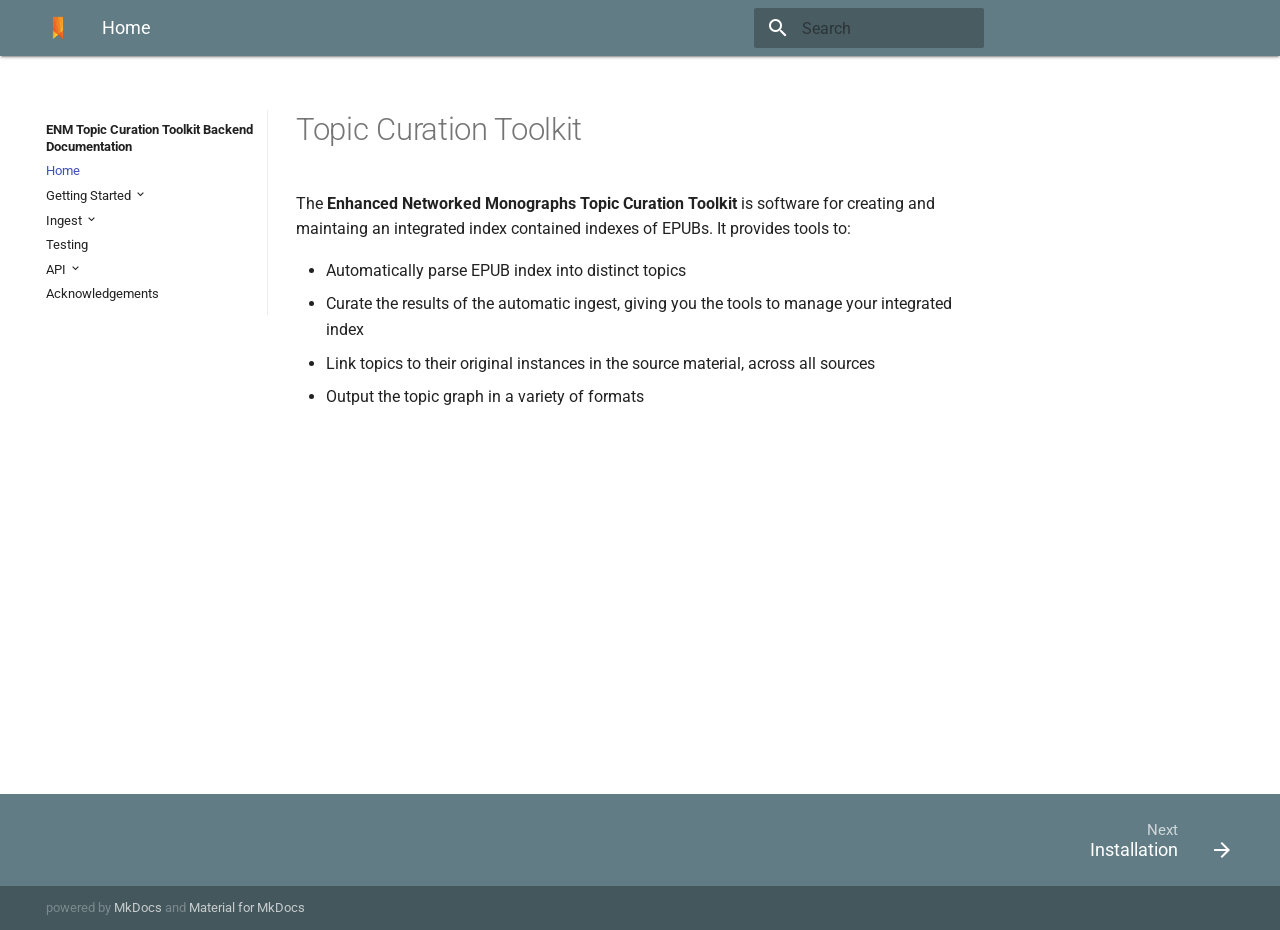
<file: documentation/site/index.html>
<!DOCTYPE html>
<html class="no-js">
  <head>
    
      <meta charset="utf-8">
      <meta name="viewport" content="width=device-width,initial-scale=1">
      
      
      
      
        <link rel="shortcut icon" href="./images/favicon.ico">
      
      <meta name="generator" content="mkdocs+mkdocs-material#1.0.3">
    
    
      
        <title>Home - ENM Topic Curation Toolkit Backend Documentation</title>
      
    
    
      <script src="./assets/javascripts/modernizr-facb31f4a3.js"></script>
    
    
      
        
        
        
        <link rel="stylesheet" href="https://fonts.googleapis.com/css?family=Roboto:300,400,400i,700|Roboto+Mono">
        <style>body,input{font-family:"Roboto","Helvetica Neue",Helvetica,Arial,sans-serif}code,kbd,pre{font-family:"Roboto Mono","Courier New",Courier,monospace}</style>
      
      <link rel="stylesheet" href="https://fonts.googleapis.com/icon?family=Material+Icons">
    
    
      <link rel="stylesheet" href="./assets/stylesheets/application-f3ab63f78a.css">
      
      
        <link rel="stylesheet" href="./stylesheets/otl_docs.css">
      
    
    
  </head>
  
  
  
  
    <body>
  
    <svg class="md-svg">
      <defs>
        
        
      </defs>
    </svg>
    <input class="md-toggle" data-md-toggle="drawer" type="checkbox" id="drawer">
    <input class="md-toggle" data-md-toggle="search" type="checkbox" id="search">
    <label class="md-overlay" data-md-component="overlay" for="drawer"></label>
    
      <header class="md-header">
  <nav class="md-header-nav md-grid">
    <div class="md-flex">
      <div class="md-flex__cell md-flex__cell--shrink">
        <a href="." title="ENM Topic Curation Toolkit Backend Documentation" class=" md-logo  md-header-nav__button">
          
            <img src="./images/Logo.png" width="24" height="24">
          
        </a>
      </div>
      <div class="md-flex__cell md-flex__cell--shrink">
        <label class="md-icon md-icon--menu md-header-nav__button" for="drawer"></label>
      </div>
      <div class="md-flex__cell md-flex__cell--stretch">
        <span class="md-flex__ellipsis md-header-nav__title">
          
            
              
            
            Home
          
        </span>
      </div>
      <div class="md-flex__cell md-flex__cell--shrink">
        
          <label class="md-icon md-icon--search md-header-nav__button" for="search"></label>
          
<div class="md-search" data-md-component="search">
  <div class="md-search__overlay"></div>
  <div class="md-search__inner">
    <form class="md-search__form" name="search">
      <input type="text" class="md-search__input" name="query" placeholder="Search" accesskey="s" autocapitalize="off" autocorrect="off" autocomplete="off" spellcheck="false">
      <label class="md-icon md-search__icon" for="search"></label>
    </form>
    <div class="md-search__output">
      <div class="md-search__scrollwrap" data-md-scrollfix>
        <div class="md-search-result" data-md-component="result"></div>
      </div>
    </div>
  </div>
</div>
        
      </div>
      <div class="md-flex__cell md-flex__cell--shrink">
          <div class="md-header-nav__source">
            
          </div>
      </div>
    </div>
  </nav>
</header>
    
    <div class="md-container">
      <main class="md-main">
        <div class="md-main__inner md-grid" data-md-component="container">
          
            
              <div class="md-sidebar md-sidebar--primary" data-md-component="navigation">
                <div class="md-sidebar__scrollwrap">
                  <div class="md-sidebar__inner">
                    <nav class="md-nav md-nav--primary">
  <label class="md-nav__title md-nav__title--site" for="drawer">
    <i class=" md-logo  md-nav__button">
      
        <img src="./images/Logo.png">
      
    </i>
    ENM Topic Curation Toolkit Backend Documentation
  </label>
  
  <ul class="md-nav__list" data-md-scrollfix>
    
      
      
  <li class="md-nav__item">
    
    <input class="md-toggle md-nav__toggle" data-md-toggle="toc" type="checkbox" id="toc">
    
      
    
    
    <a href="." title="Home" class="md-nav__link md-nav__link--active">
      Home
    </a>
    
      
<nav class="md-nav md-nav--secondary">
  
  
    
  
  
</nav>
    
  </li>

    
      
      
  <li class="md-nav__item md-nav__item--nested">
    
      <input class="md-toggle md-nav__toggle" data-md-toggle="nav-2" type="checkbox" id="nav-2">
    
    <label class="md-nav__link" for="nav-2">
      Getting Started
    </label>
    <nav class="md-nav" data-md-component="collapsible">
      <label class="md-nav__title" for="nav-2">
        Getting Started
      </label>
      <ul class="md-nav__list" data-md-scrollfix>
        
        
          
          
  <li class="md-nav__item">
    
      <a href="installation/" title="Installation" class="md-nav__link">
        Installation
      </a>
    
  </li>

        
          
          
  <li class="md-nav__item">
    
      <a href="setup/" title="Setup" class="md-nav__link">
        Setup
      </a>
    
  </li>

        
      </ul>
    </nav>
  </li>

    
      
      
  <li class="md-nav__item md-nav__item--nested">
    
      <input class="md-toggle md-nav__toggle" data-md-toggle="nav-3" type="checkbox" id="nav-3">
    
    <label class="md-nav__link" for="nav-3">
      Ingest
    </label>
    <nav class="md-nav" data-md-component="collapsible">
      <label class="md-nav__title" for="nav-3">
        Ingest
      </label>
      <ul class="md-nav__list" data-md-scrollfix>
        
        
          
          
  <li class="md-nav__item">
    
      <a href="new/" title="Adding A New EPUB" class="md-nav__link">
        Adding A New EPUB
      </a>
    
  </li>

        
          
          
  <li class="md-nav__item">
    
      <a href="indexpatterns/" title="Adding A New Indexpattern" class="md-nav__link">
        Adding A New Indexpattern
      </a>
    
  </li>

        
      </ul>
    </nav>
  </li>

    
      
      
  <li class="md-nav__item">
    
      <a href="testing/" title="Testing" class="md-nav__link">
        Testing
      </a>
    
  </li>

    
      
      
  <li class="md-nav__item md-nav__item--nested">
    
      <input class="md-toggle md-nav__toggle" data-md-toggle="nav-5" type="checkbox" id="nav-5">
    
    <label class="md-nav__link" for="nav-5">
      API
    </label>
    <nav class="md-nav" data-md-component="collapsible">
      <label class="md-nav__title" for="nav-5">
        API
      </label>
      <ul class="md-nav__list" data-md-scrollfix>
        
        
          
          
  <li class="md-nav__item">
    
      <a href="api/overview/" title="Overview" class="md-nav__link">
        Overview
      </a>
    
  </li>

        
          
          
  <li class="md-nav__item">
    
      <a href="api/topics/" title="Topics" class="md-nav__link">
        Topics
      </a>
    
  </li>

        
          
          
  <li class="md-nav__item">
    
      <a href="api/sources/" title="Sources" class="md-nav__link">
        Sources
      </a>
    
  </li>

        
          
          
  <li class="md-nav__item">
    
      <a href="api/relations/" title="Relations" class="md-nav__link">
        Relations
      </a>
    
  </li>

        
      </ul>
    </nav>
  </li>

    
      
      
  <li class="md-nav__item">
    
      <a href="credits/" title="Acknowledgements" class="md-nav__link">
        Acknowledgements
      </a>
    
  </li>

    
  </ul>
</nav>
                  </div>
                </div>
              </div>
            
            
              <div class="md-sidebar md-sidebar--secondary" data-md-component="toc">
                <div class="md-sidebar__scrollwrap">
                  <div class="md-sidebar__inner">
                    
<nav class="md-nav md-nav--secondary">
  
  
    
  
  
</nav>
                  </div>
                </div>
              </div>
            
          
          <div class="md-content">
            <article class="md-content__inner md-typeset">
               
              
                
                <h1 id="topic-curation-toolkit">Topic Curation Toolkit</h1>
<p>The <strong>Enhanced Networked Monographs Topic Curation Toolkit</strong> is software for creating and maintaing an integrated index contained indexes of EPUBs. It provides tools to:</p>
<ul>
<li>Automatically parse EPUB index into distinct topics</li>
<li>Curate the results of the automatic ingest, giving you the tools to manage your integrated index</li>
<li>Link topics to their original instances in the source material, across all sources</li>
<li>Output the topic graph in a variety of formats</li>
</ul>
              
            </article>
          </div>
        </div>
      </main>
      
        
<footer class="md-footer">
  
    <div class="md-footer-nav">
      <nav class="md-footer-nav__inner md-grid">
        
        
          <a href="installation/" title="Installation" class="md-flex md-footer-nav__link md-footer-nav__link--next" rel="next">
            <div class="md-flex__cell md-flex__cell--stretch md-footer-nav__title">
              <span class="md-flex__ellipsis">
                <span class="md-footer-nav__direction">
                  Next
                </span>
                Installation
              </span>
            </div>
            <div class="md-flex__cell md-flex__cell--shrink">
              <i class="md-icon md-icon--arrow-forward md-footer-nav__button"></i>
            </div>
          </a>
        
      </nav>
    </div>
  
  <div class="md-footer-meta md-typeset">
    <div class="md-footer-meta__inner md-grid">
      <div class="md-footer-copyright">
        
        powered by
        <a href="http://www.mkdocs.org" title="MkDocs">MkDocs</a>
        and
        <a href="http://squidfunk.github.io/mkdocs-material/" title="Material for MkDocs">
          Material for MkDocs</a>
      </div>
      
        
      
    </div>
  </div>
</footer>
      
    </div>
    
      <script src="./assets/javascripts/application-2afe21e0b2.js"></script>
      <script>var config={url:{base:"."}},app=new Application(config);app.initialize()</script>
      
    
    
      
    
  </body>
</html>
</file>
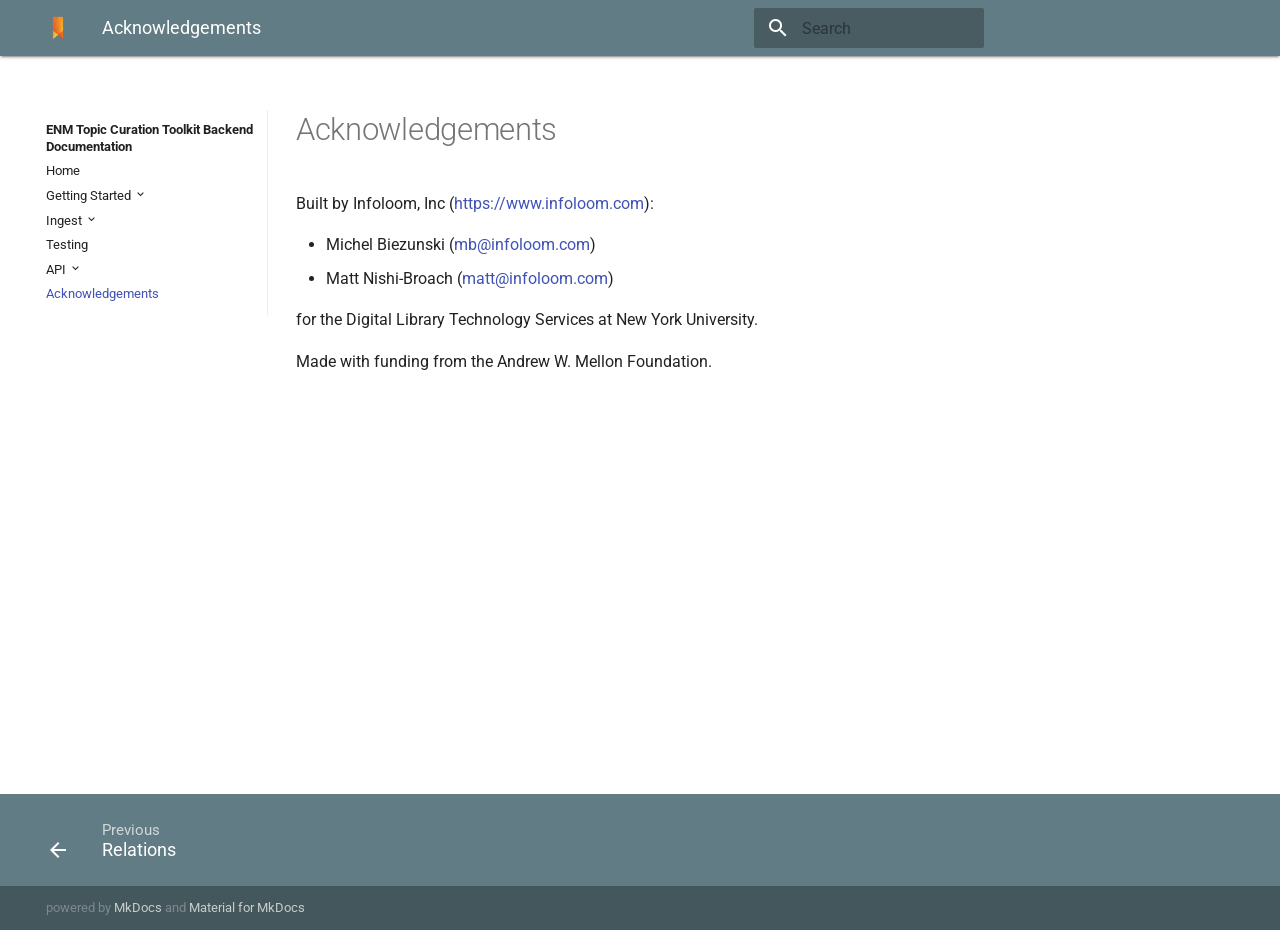
<file: documentation/site/credits/index.html>
<!DOCTYPE html>
<html class="no-js">
  <head>
    
      <meta charset="utf-8">
      <meta name="viewport" content="width=device-width,initial-scale=1">
      
      
      
      
        <link rel="shortcut icon" href="../images/favicon.ico">
      
      <meta name="generator" content="mkdocs+mkdocs-material#1.0.3">
    
    
      
        <title>Acknowledgements - ENM Topic Curation Toolkit Backend Documentation</title>
      
    
    
      <script src="../assets/javascripts/modernizr-facb31f4a3.js"></script>
    
    
      
        
        
        
        <link rel="stylesheet" href="https://fonts.googleapis.com/css?family=Roboto:300,400,400i,700|Roboto+Mono">
        <style>body,input{font-family:"Roboto","Helvetica Neue",Helvetica,Arial,sans-serif}code,kbd,pre{font-family:"Roboto Mono","Courier New",Courier,monospace}</style>
      
      <link rel="stylesheet" href="https://fonts.googleapis.com/icon?family=Material+Icons">
    
    
      <link rel="stylesheet" href="../assets/stylesheets/application-f3ab63f78a.css">
      
      
        <link rel="stylesheet" href="../stylesheets/otl_docs.css">
      
    
    
  </head>
  
  
  
  
    <body>
  
    <svg class="md-svg">
      <defs>
        
        
      </defs>
    </svg>
    <input class="md-toggle" data-md-toggle="drawer" type="checkbox" id="drawer">
    <input class="md-toggle" data-md-toggle="search" type="checkbox" id="search">
    <label class="md-overlay" data-md-component="overlay" for="drawer"></label>
    
      <header class="md-header">
  <nav class="md-header-nav md-grid">
    <div class="md-flex">
      <div class="md-flex__cell md-flex__cell--shrink">
        <a href=".." title="ENM Topic Curation Toolkit Backend Documentation" class=" md-logo  md-header-nav__button">
          
            <img src="../images/Logo.png" width="24" height="24">
          
        </a>
      </div>
      <div class="md-flex__cell md-flex__cell--shrink">
        <label class="md-icon md-icon--menu md-header-nav__button" for="drawer"></label>
      </div>
      <div class="md-flex__cell md-flex__cell--stretch">
        <span class="md-flex__ellipsis md-header-nav__title">
          
            
              
            
            Acknowledgements
          
        </span>
      </div>
      <div class="md-flex__cell md-flex__cell--shrink">
        
          <label class="md-icon md-icon--search md-header-nav__button" for="search"></label>
          
<div class="md-search" data-md-component="search">
  <div class="md-search__overlay"></div>
  <div class="md-search__inner">
    <form class="md-search__form" name="search">
      <input type="text" class="md-search__input" name="query" placeholder="Search" accesskey="s" autocapitalize="off" autocorrect="off" autocomplete="off" spellcheck="false">
      <label class="md-icon md-search__icon" for="search"></label>
    </form>
    <div class="md-search__output">
      <div class="md-search__scrollwrap" data-md-scrollfix>
        <div class="md-search-result" data-md-component="result"></div>
      </div>
    </div>
  </div>
</div>
        
      </div>
      <div class="md-flex__cell md-flex__cell--shrink">
          <div class="md-header-nav__source">
            
          </div>
      </div>
    </div>
  </nav>
</header>
    
    <div class="md-container">
      <main class="md-main">
        <div class="md-main__inner md-grid" data-md-component="container">
          
            
              <div class="md-sidebar md-sidebar--primary" data-md-component="navigation">
                <div class="md-sidebar__scrollwrap">
                  <div class="md-sidebar__inner">
                    <nav class="md-nav md-nav--primary">
  <label class="md-nav__title md-nav__title--site" for="drawer">
    <i class=" md-logo  md-nav__button">
      
        <img src="../images/Logo.png">
      
    </i>
    ENM Topic Curation Toolkit Backend Documentation
  </label>
  
  <ul class="md-nav__list" data-md-scrollfix>
    
      
      
  <li class="md-nav__item">
    
      <a href=".." title="Home" class="md-nav__link">
        Home
      </a>
    
  </li>

    
      
      
  <li class="md-nav__item md-nav__item--nested">
    
      <input class="md-toggle md-nav__toggle" data-md-toggle="nav-2" type="checkbox" id="nav-2">
    
    <label class="md-nav__link" for="nav-2">
      Getting Started
    </label>
    <nav class="md-nav" data-md-component="collapsible">
      <label class="md-nav__title" for="nav-2">
        Getting Started
      </label>
      <ul class="md-nav__list" data-md-scrollfix>
        
        
          
          
  <li class="md-nav__item">
    
      <a href="../installation/" title="Installation" class="md-nav__link">
        Installation
      </a>
    
  </li>

        
          
          
  <li class="md-nav__item">
    
      <a href="../setup/" title="Setup" class="md-nav__link">
        Setup
      </a>
    
  </li>

        
      </ul>
    </nav>
  </li>

    
      
      
  <li class="md-nav__item md-nav__item--nested">
    
      <input class="md-toggle md-nav__toggle" data-md-toggle="nav-3" type="checkbox" id="nav-3">
    
    <label class="md-nav__link" for="nav-3">
      Ingest
    </label>
    <nav class="md-nav" data-md-component="collapsible">
      <label class="md-nav__title" for="nav-3">
        Ingest
      </label>
      <ul class="md-nav__list" data-md-scrollfix>
        
        
          
          
  <li class="md-nav__item">
    
      <a href="../new/" title="Adding A New EPUB" class="md-nav__link">
        Adding A New EPUB
      </a>
    
  </li>

        
          
          
  <li class="md-nav__item">
    
      <a href="../indexpatterns/" title="Adding A New Indexpattern" class="md-nav__link">
        Adding A New Indexpattern
      </a>
    
  </li>

        
      </ul>
    </nav>
  </li>

    
      
      
  <li class="md-nav__item">
    
      <a href="../testing/" title="Testing" class="md-nav__link">
        Testing
      </a>
    
  </li>

    
      
      
  <li class="md-nav__item md-nav__item--nested">
    
      <input class="md-toggle md-nav__toggle" data-md-toggle="nav-5" type="checkbox" id="nav-5">
    
    <label class="md-nav__link" for="nav-5">
      API
    </label>
    <nav class="md-nav" data-md-component="collapsible">
      <label class="md-nav__title" for="nav-5">
        API
      </label>
      <ul class="md-nav__list" data-md-scrollfix>
        
        
          
          
  <li class="md-nav__item">
    
      <a href="../api/overview/" title="Overview" class="md-nav__link">
        Overview
      </a>
    
  </li>

        
          
          
  <li class="md-nav__item">
    
      <a href="../api/topics/" title="Topics" class="md-nav__link">
        Topics
      </a>
    
  </li>

        
          
          
  <li class="md-nav__item">
    
      <a href="../api/sources/" title="Sources" class="md-nav__link">
        Sources
      </a>
    
  </li>

        
          
          
  <li class="md-nav__item">
    
      <a href="../api/relations/" title="Relations" class="md-nav__link">
        Relations
      </a>
    
  </li>

        
      </ul>
    </nav>
  </li>

    
      
      
  <li class="md-nav__item">
    
    <input class="md-toggle md-nav__toggle" data-md-toggle="toc" type="checkbox" id="toc">
    
      
    
    
    <a href="./" title="Acknowledgements" class="md-nav__link md-nav__link--active">
      Acknowledgements
    </a>
    
      
<nav class="md-nav md-nav--secondary">
  
  
    
  
  
</nav>
    
  </li>

    
  </ul>
</nav>
                  </div>
                </div>
              </div>
            
            
              <div class="md-sidebar md-sidebar--secondary" data-md-component="toc">
                <div class="md-sidebar__scrollwrap">
                  <div class="md-sidebar__inner">
                    
<nav class="md-nav md-nav--secondary">
  
  
    
  
  
</nav>
                  </div>
                </div>
              </div>
            
          
          <div class="md-content">
            <article class="md-content__inner md-typeset">
               
              
                
                <h1 id="acknowledgements">Acknowledgements</h1>
<p>Built by Infoloom, Inc (<a href="https://www.infoloom.com">https://www.infoloom.com</a>):</p>
<ul>
<li>Michel Biezunski (<a href="../mb@infoloom.com">mb@infoloom.com</a>)</li>
<li>Matt Nishi-Broach (<a href="../matt@infoloom.com">matt@infoloom.com</a>)</li>
</ul>
<p>for the Digital Library Technology Services at New York University.</p>
<p>Made with funding from the Andrew W. Mellon Foundation.</p>
              
            </article>
          </div>
        </div>
      </main>
      
        
<footer class="md-footer">
  
    <div class="md-footer-nav">
      <nav class="md-footer-nav__inner md-grid">
        
          <a href="../api/relations/" title="Relations" class="md-flex md-footer-nav__link md-footer-nav__link--prev" rel="prev">
            <div class="md-flex__cell md-flex__cell--shrink">
              <i class="md-icon md-icon--arrow-back md-footer-nav__button"></i>
            </div>
            <div class="md-flex__cell md-flex__cell--stretch md-footer-nav__title">
              <span class="md-flex__ellipsis">
                <span class="md-footer-nav__direction">
                  Previous
                </span>
                Relations
              </span>
            </div>
          </a>
        
        
      </nav>
    </div>
  
  <div class="md-footer-meta md-typeset">
    <div class="md-footer-meta__inner md-grid">
      <div class="md-footer-copyright">
        
        powered by
        <a href="http://www.mkdocs.org" title="MkDocs">MkDocs</a>
        and
        <a href="http://squidfunk.github.io/mkdocs-material/" title="Material for MkDocs">
          Material for MkDocs</a>
      </div>
      
        
      
    </div>
  </div>
</footer>
      
    </div>
    
      <script src="../assets/javascripts/application-2afe21e0b2.js"></script>
      <script>var config={url:{base:".."}},app=new Application(config);app.initialize()</script>
      
    
    
      
    
  </body>
</html>
</file>
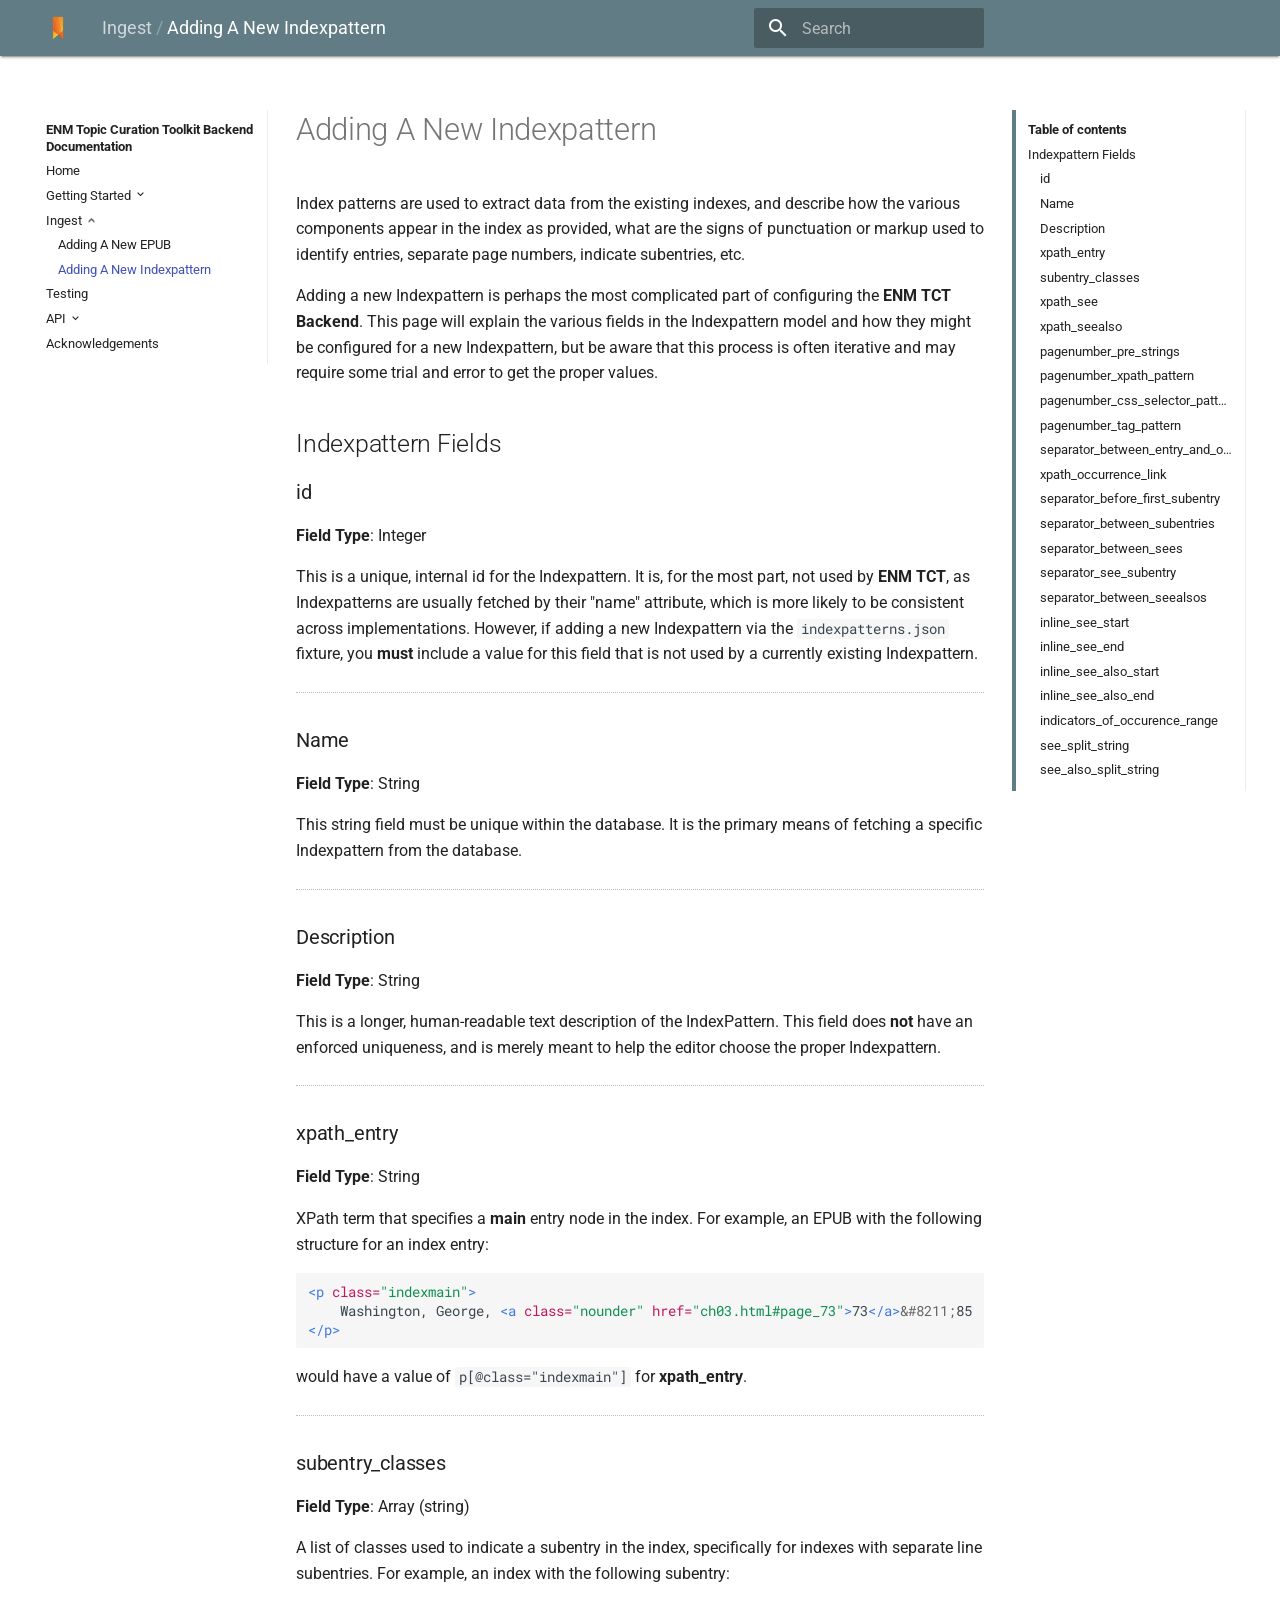
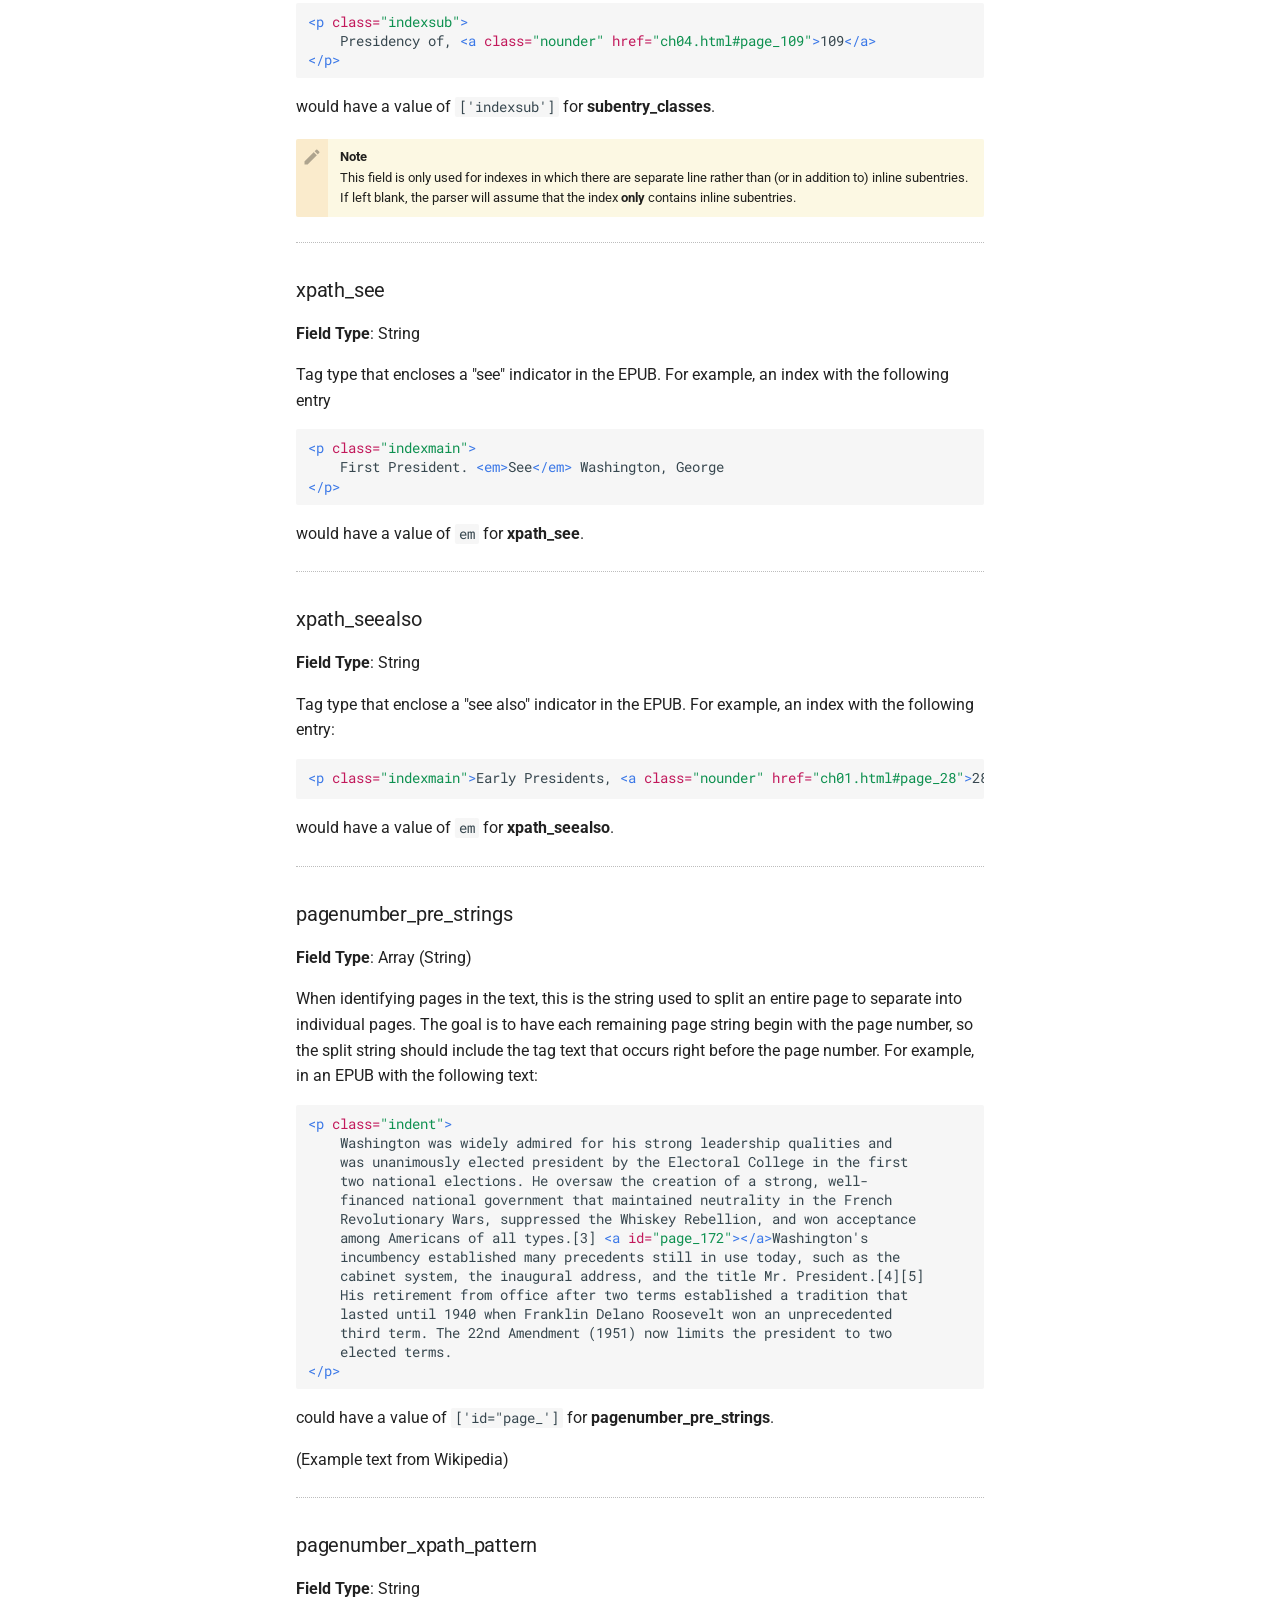
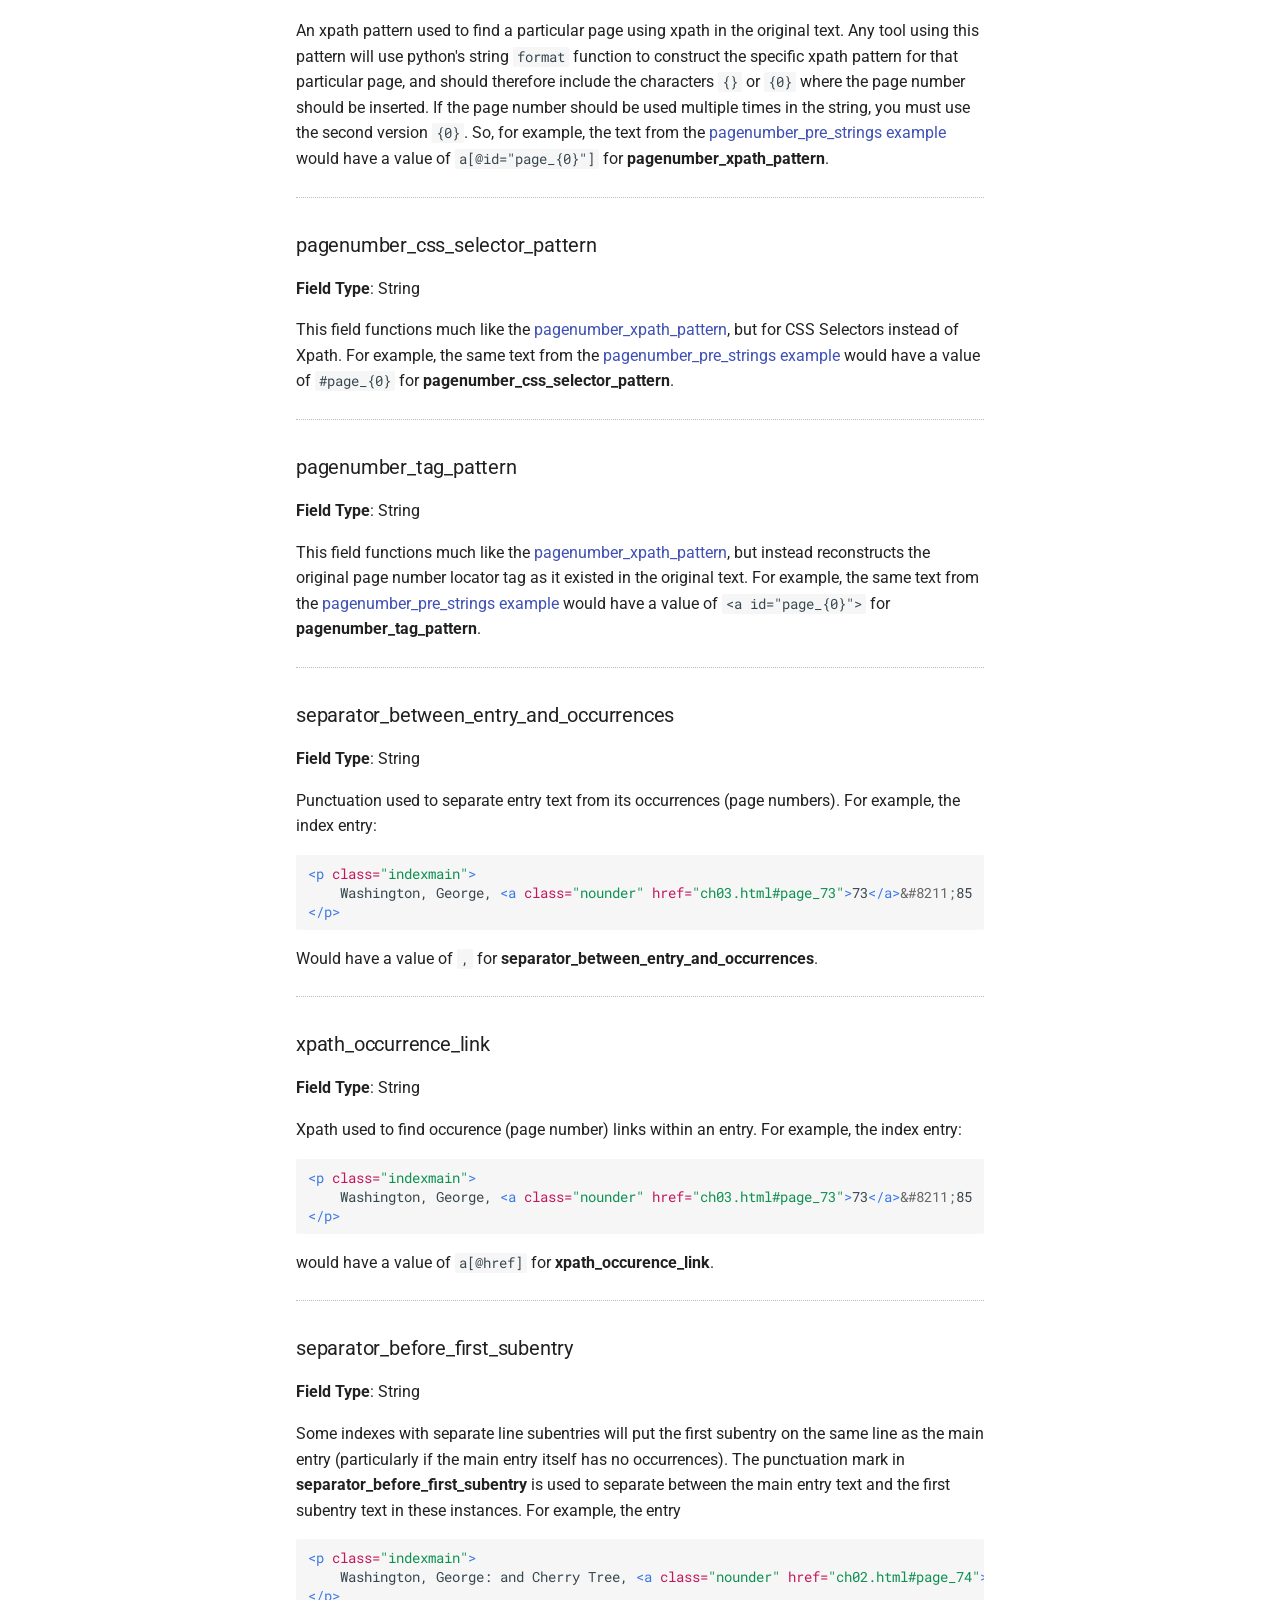
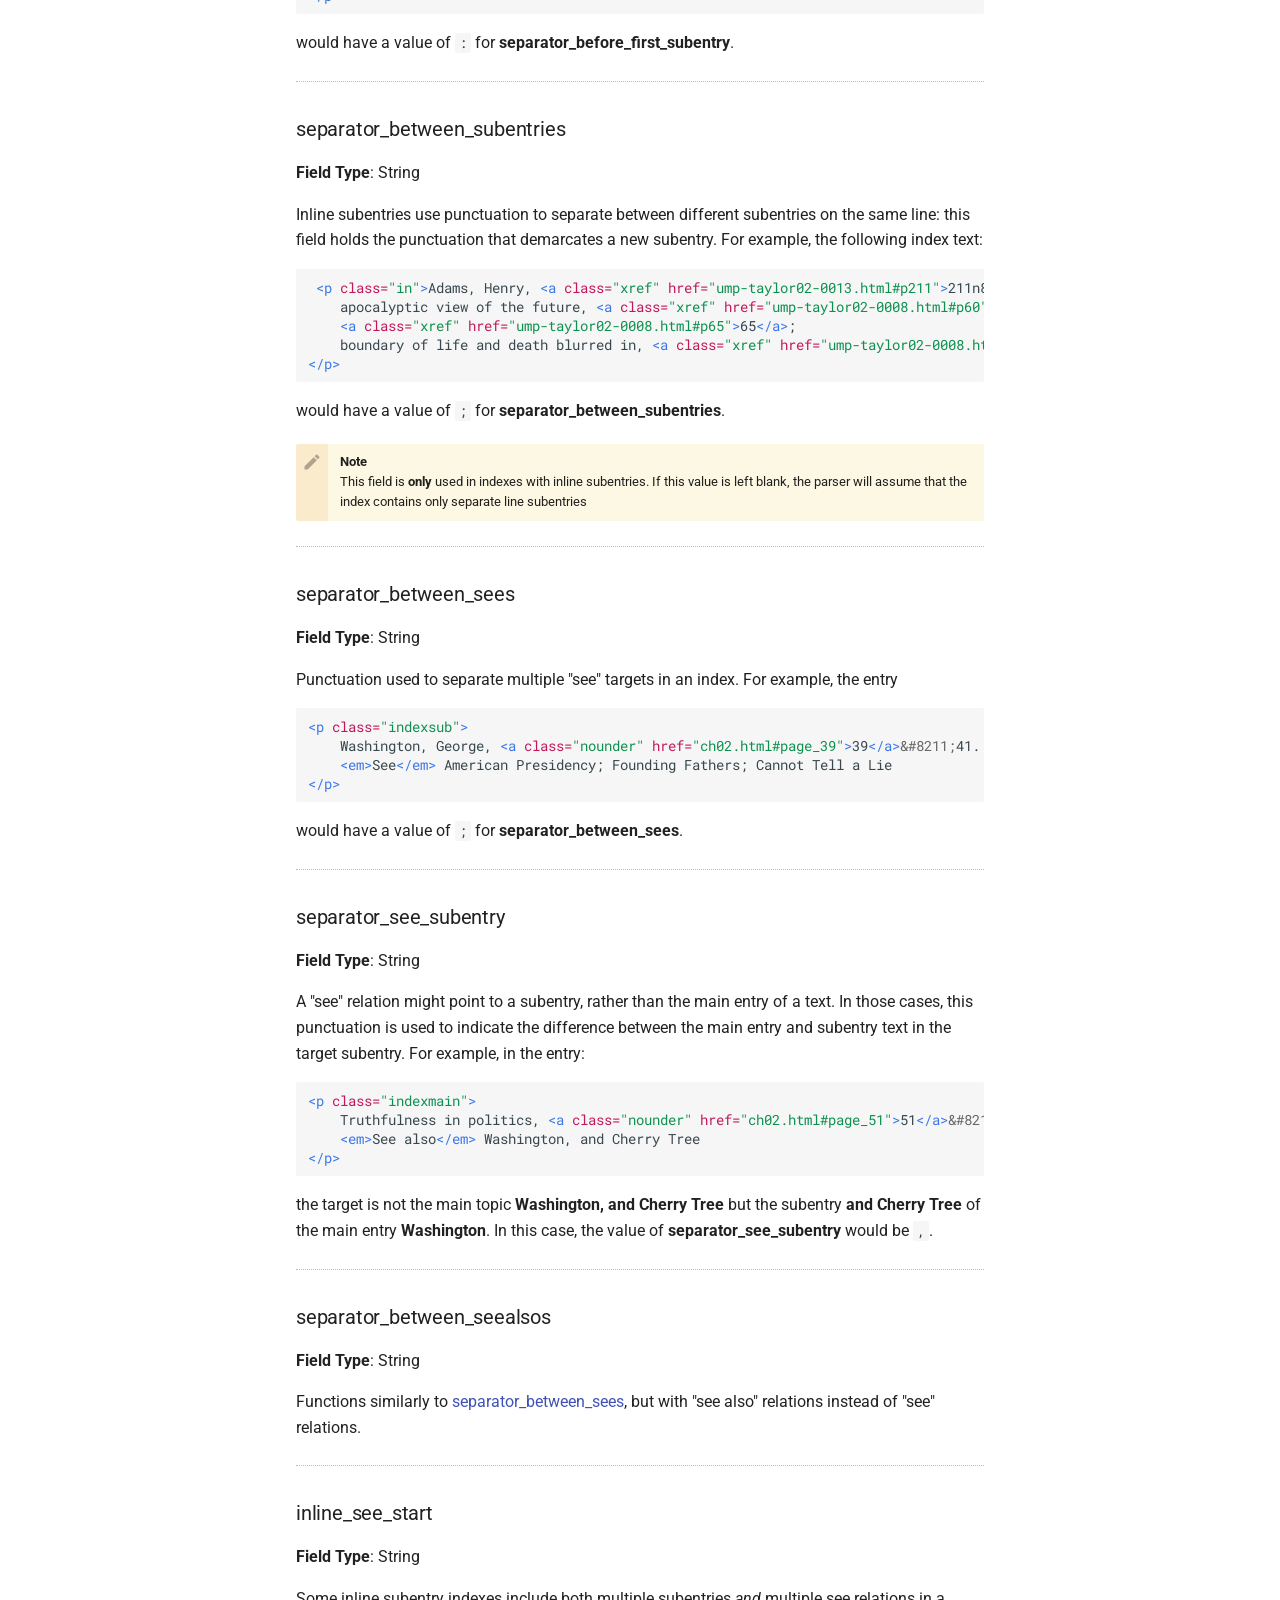
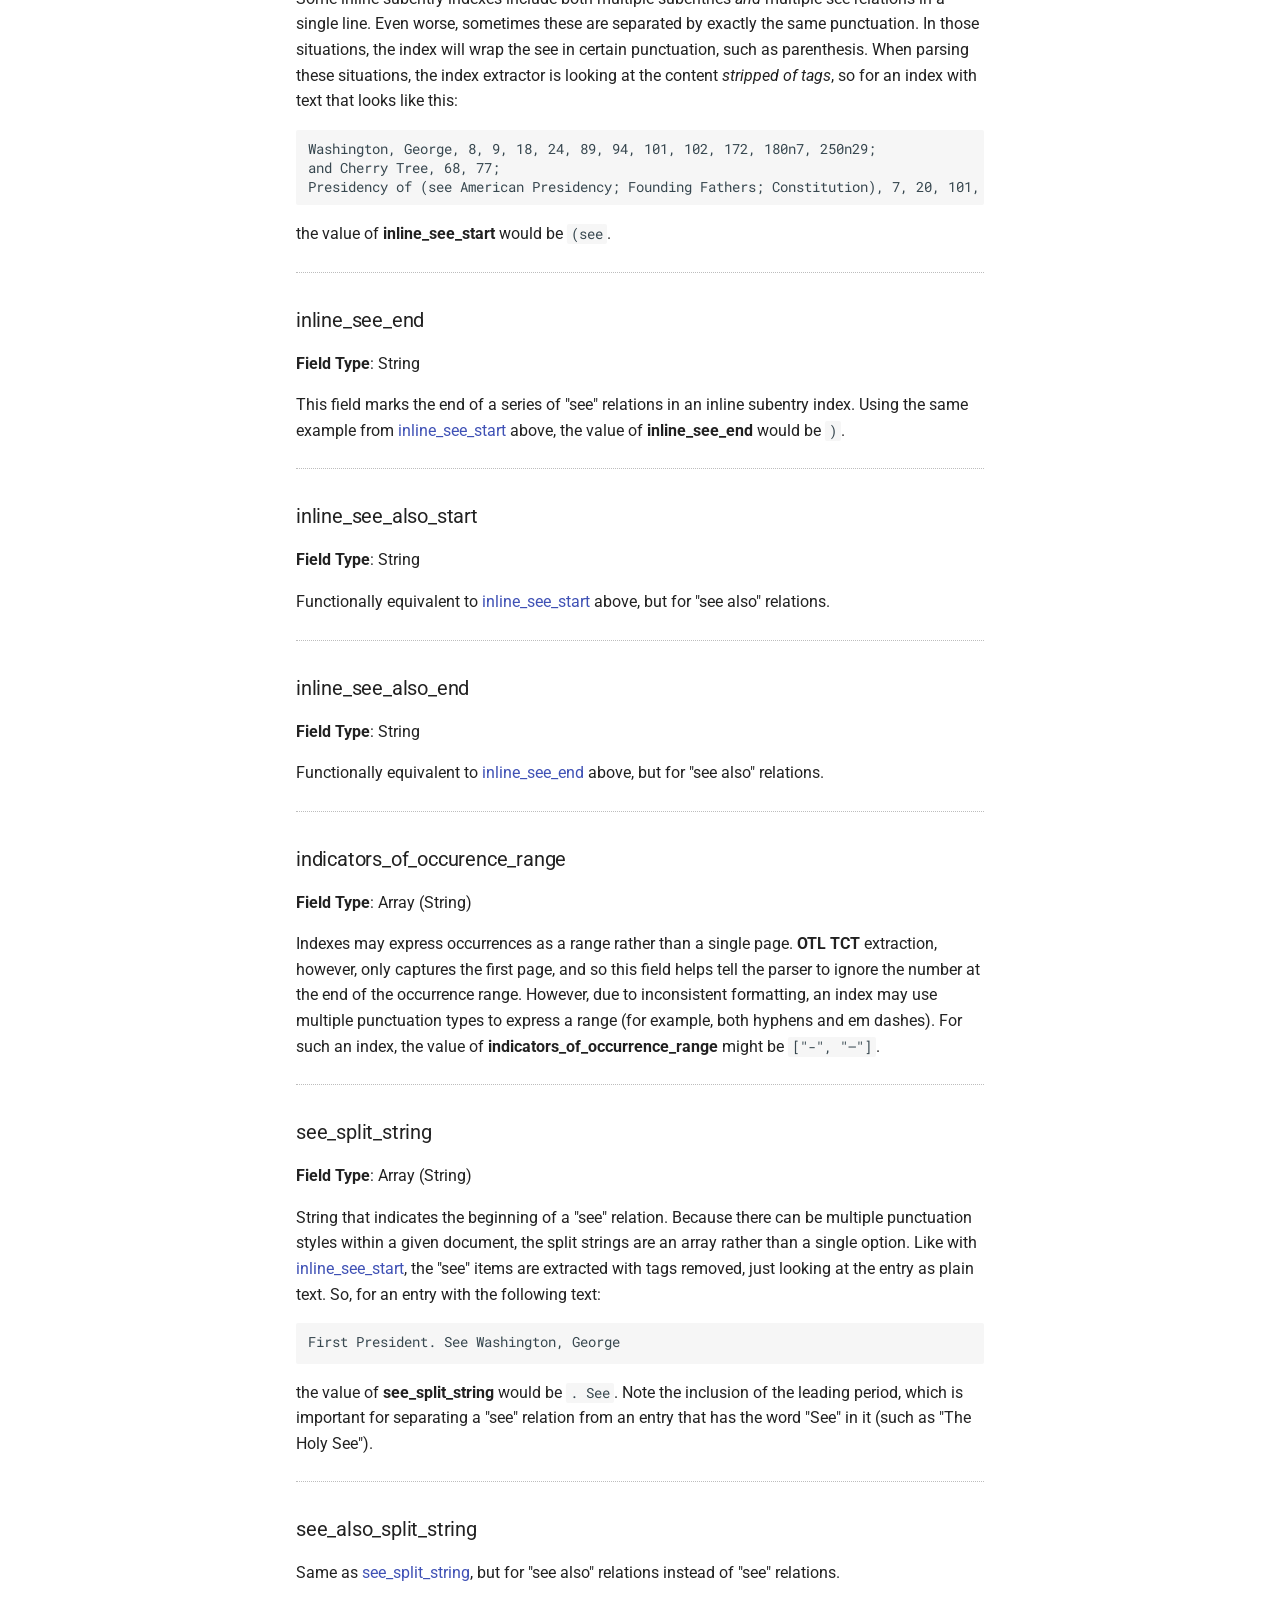
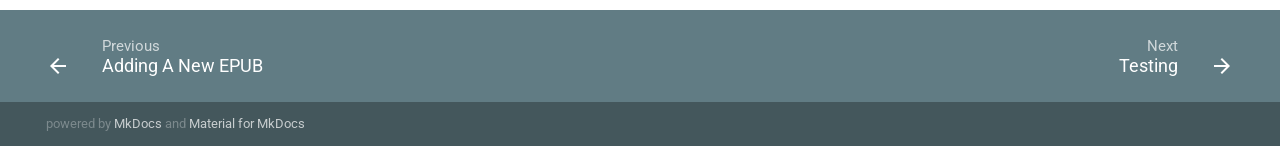
<file: documentation/site/indexpatterns/index.html>
<!DOCTYPE html>
<html class="no-js">
  <head>
    
      <meta charset="utf-8">
      <meta name="viewport" content="width=device-width,initial-scale=1">
      
      
      
      
        <link rel="shortcut icon" href="../images/favicon.ico">
      
      <meta name="generator" content="mkdocs+mkdocs-material#1.0.3">
    
    
      
        <title>Adding A New Indexpattern - ENM Topic Curation Toolkit Backend Documentation</title>
      
    
    
      <script src="../assets/javascripts/modernizr-facb31f4a3.js"></script>
    
    
      
        
        
        
        <link rel="stylesheet" href="https://fonts.googleapis.com/css?family=Roboto:300,400,400i,700|Roboto+Mono">
        <style>body,input{font-family:"Roboto","Helvetica Neue",Helvetica,Arial,sans-serif}code,kbd,pre{font-family:"Roboto Mono","Courier New",Courier,monospace}</style>
      
      <link rel="stylesheet" href="https://fonts.googleapis.com/icon?family=Material+Icons">
    
    
      <link rel="stylesheet" href="../assets/stylesheets/application-f3ab63f78a.css">
      
      
        <link rel="stylesheet" href="../stylesheets/otl_docs.css">
      
    
    
  </head>
  
  
  
  
    <body>
  
    <svg class="md-svg">
      <defs>
        
        
      </defs>
    </svg>
    <input class="md-toggle" data-md-toggle="drawer" type="checkbox" id="drawer">
    <input class="md-toggle" data-md-toggle="search" type="checkbox" id="search">
    <label class="md-overlay" data-md-component="overlay" for="drawer"></label>
    
      <header class="md-header">
  <nav class="md-header-nav md-grid">
    <div class="md-flex">
      <div class="md-flex__cell md-flex__cell--shrink">
        <a href=".." title="ENM Topic Curation Toolkit Backend Documentation" class=" md-logo  md-header-nav__button">
          
            <img src="../images/Logo.png" width="24" height="24">
          
        </a>
      </div>
      <div class="md-flex__cell md-flex__cell--shrink">
        <label class="md-icon md-icon--menu md-header-nav__button" for="drawer"></label>
      </div>
      <div class="md-flex__cell md-flex__cell--stretch">
        <span class="md-flex__ellipsis md-header-nav__title">
          
            
              
                <span class="md-header-nav__parent">
                  Ingest
                </span>
              
            
            Adding A New Indexpattern
          
        </span>
      </div>
      <div class="md-flex__cell md-flex__cell--shrink">
        
          <label class="md-icon md-icon--search md-header-nav__button" for="search"></label>
          
<div class="md-search" data-md-component="search">
  <div class="md-search__overlay"></div>
  <div class="md-search__inner">
    <form class="md-search__form" name="search">
      <input type="text" class="md-search__input" name="query" placeholder="Search" accesskey="s" autocapitalize="off" autocorrect="off" autocomplete="off" spellcheck="false">
      <label class="md-icon md-search__icon" for="search"></label>
    </form>
    <div class="md-search__output">
      <div class="md-search__scrollwrap" data-md-scrollfix>
        <div class="md-search-result" data-md-component="result"></div>
      </div>
    </div>
  </div>
</div>
        
      </div>
      <div class="md-flex__cell md-flex__cell--shrink">
          <div class="md-header-nav__source">
            
          </div>
      </div>
    </div>
  </nav>
</header>
    
    <div class="md-container">
      <main class="md-main">
        <div class="md-main__inner md-grid" data-md-component="container">
          
            
              <div class="md-sidebar md-sidebar--primary" data-md-component="navigation">
                <div class="md-sidebar__scrollwrap">
                  <div class="md-sidebar__inner">
                    <nav class="md-nav md-nav--primary">
  <label class="md-nav__title md-nav__title--site" for="drawer">
    <i class=" md-logo  md-nav__button">
      
        <img src="../images/Logo.png">
      
    </i>
    ENM Topic Curation Toolkit Backend Documentation
  </label>
  
  <ul class="md-nav__list" data-md-scrollfix>
    
      
      
  <li class="md-nav__item">
    
      <a href=".." title="Home" class="md-nav__link">
        Home
      </a>
    
  </li>

    
      
      
  <li class="md-nav__item md-nav__item--nested">
    
      <input class="md-toggle md-nav__toggle" data-md-toggle="nav-2" type="checkbox" id="nav-2">
    
    <label class="md-nav__link" for="nav-2">
      Getting Started
    </label>
    <nav class="md-nav" data-md-component="collapsible">
      <label class="md-nav__title" for="nav-2">
        Getting Started
      </label>
      <ul class="md-nav__list" data-md-scrollfix>
        
        
          
          
  <li class="md-nav__item">
    
      <a href="../installation/" title="Installation" class="md-nav__link">
        Installation
      </a>
    
  </li>

        
          
          
  <li class="md-nav__item">
    
      <a href="../setup/" title="Setup" class="md-nav__link">
        Setup
      </a>
    
  </li>

        
      </ul>
    </nav>
  </li>

    
      
      
  <li class="md-nav__item md-nav__item--nested">
    
      <input class="md-toggle md-nav__toggle" data-md-toggle="nav-3" type="checkbox" id="nav-3" checked>
    
    <label class="md-nav__link" for="nav-3">
      Ingest
    </label>
    <nav class="md-nav" data-md-component="collapsible">
      <label class="md-nav__title" for="nav-3">
        Ingest
      </label>
      <ul class="md-nav__list" data-md-scrollfix>
        
        
          
          
  <li class="md-nav__item">
    
      <a href="../new/" title="Adding A New EPUB" class="md-nav__link">
        Adding A New EPUB
      </a>
    
  </li>

        
          
          
  <li class="md-nav__item">
    
    <input class="md-toggle md-nav__toggle" data-md-toggle="toc" type="checkbox" id="toc">
    
    
      <label class="md-nav__link md-nav__link--active" for="toc">
        Adding A New Indexpattern
      </label>
    
    <a href="./" title="Adding A New Indexpattern" class="md-nav__link md-nav__link--active">
      Adding A New Indexpattern
    </a>
    
      
<nav class="md-nav md-nav--secondary">
  
  
  
    <label class="md-nav__title" for="toc">Table of contents</label>
    <ul class="md-nav__list" data-md-scrollfix>
      
        <li class="md-nav__item">
  <a href="#indexpattern-fields" title="Indexpattern Fields" class="md-nav__link">
    Indexpattern Fields
  </a>
  
    <nav class="md-nav">
      <ul class="md-nav__list">
        
          <li class="md-nav__item">
  <a href="#id" title="id" class="md-nav__link">
    id
  </a>
  
</li>
        
          <li class="md-nav__item">
  <a href="#name" title="Name" class="md-nav__link">
    Name
  </a>
  
</li>
        
          <li class="md-nav__item">
  <a href="#description" title="Description" class="md-nav__link">
    Description
  </a>
  
</li>
        
          <li class="md-nav__item">
  <a href="#xpath_entry" title="xpath_entry" class="md-nav__link">
    xpath_entry
  </a>
  
</li>
        
          <li class="md-nav__item">
  <a href="#subentry_classes" title="subentry_classes" class="md-nav__link">
    subentry_classes
  </a>
  
</li>
        
          <li class="md-nav__item">
  <a href="#xpath_see" title="xpath_see" class="md-nav__link">
    xpath_see
  </a>
  
</li>
        
          <li class="md-nav__item">
  <a href="#xpath_seealso" title="xpath_seealso" class="md-nav__link">
    xpath_seealso
  </a>
  
</li>
        
          <li class="md-nav__item">
  <a href="#pagenumber_pre_strings" title="pagenumber_pre_strings" class="md-nav__link">
    pagenumber_pre_strings
  </a>
  
</li>
        
          <li class="md-nav__item">
  <a href="#pagenumber_xpath_pattern" title="pagenumber_xpath_pattern" class="md-nav__link">
    pagenumber_xpath_pattern
  </a>
  
</li>
        
          <li class="md-nav__item">
  <a href="#pagenumber_css_selector_pattern" title="pagenumber_css_selector_pattern" class="md-nav__link">
    pagenumber_css_selector_pattern
  </a>
  
</li>
        
          <li class="md-nav__item">
  <a href="#pagenumber_tag_pattern" title="pagenumber_tag_pattern" class="md-nav__link">
    pagenumber_tag_pattern
  </a>
  
</li>
        
          <li class="md-nav__item">
  <a href="#separator_between_entry_and_occurrences" title="separator_between_entry_and_occurrences" class="md-nav__link">
    separator_between_entry_and_occurrences
  </a>
  
</li>
        
          <li class="md-nav__item">
  <a href="#xpath_occurrence_link" title="xpath_occurrence_link" class="md-nav__link">
    xpath_occurrence_link
  </a>
  
</li>
        
          <li class="md-nav__item">
  <a href="#separator_before_first_subentry" title="separator_before_first_subentry" class="md-nav__link">
    separator_before_first_subentry
  </a>
  
</li>
        
          <li class="md-nav__item">
  <a href="#separator_between_subentries" title="separator_between_subentries" class="md-nav__link">
    separator_between_subentries
  </a>
  
</li>
        
          <li class="md-nav__item">
  <a href="#separator_between_sees" title="separator_between_sees" class="md-nav__link">
    separator_between_sees
  </a>
  
</li>
        
          <li class="md-nav__item">
  <a href="#separator_see_subentry" title="separator_see_subentry" class="md-nav__link">
    separator_see_subentry
  </a>
  
</li>
        
          <li class="md-nav__item">
  <a href="#separator_between_seealsos" title="separator_between_seealsos" class="md-nav__link">
    separator_between_seealsos
  </a>
  
</li>
        
          <li class="md-nav__item">
  <a href="#inline_see_start" title="inline_see_start" class="md-nav__link">
    inline_see_start
  </a>
  
</li>
        
          <li class="md-nav__item">
  <a href="#inline_see_end" title="inline_see_end" class="md-nav__link">
    inline_see_end
  </a>
  
</li>
        
          <li class="md-nav__item">
  <a href="#inline_see_also_start" title="inline_see_also_start" class="md-nav__link">
    inline_see_also_start
  </a>
  
</li>
        
          <li class="md-nav__item">
  <a href="#inline_see_also_end" title="inline_see_also_end" class="md-nav__link">
    inline_see_also_end
  </a>
  
</li>
        
          <li class="md-nav__item">
  <a href="#indicators_of_occurence_range" title="indicators_of_occurence_range" class="md-nav__link">
    indicators_of_occurence_range
  </a>
  
</li>
        
          <li class="md-nav__item">
  <a href="#see_split_string" title="see_split_string" class="md-nav__link">
    see_split_string
  </a>
  
</li>
        
          <li class="md-nav__item">
  <a href="#see_also_split_string" title="see_also_split_string" class="md-nav__link">
    see_also_split_string
  </a>
  
</li>
        
      </ul>
    </nav>
  
</li>
      
    </ul>
  
</nav>
    
  </li>

        
      </ul>
    </nav>
  </li>

    
      
      
  <li class="md-nav__item">
    
      <a href="../testing/" title="Testing" class="md-nav__link">
        Testing
      </a>
    
  </li>

    
      
      
  <li class="md-nav__item md-nav__item--nested">
    
      <input class="md-toggle md-nav__toggle" data-md-toggle="nav-5" type="checkbox" id="nav-5">
    
    <label class="md-nav__link" for="nav-5">
      API
    </label>
    <nav class="md-nav" data-md-component="collapsible">
      <label class="md-nav__title" for="nav-5">
        API
      </label>
      <ul class="md-nav__list" data-md-scrollfix>
        
        
          
          
  <li class="md-nav__item">
    
      <a href="../api/overview/" title="Overview" class="md-nav__link">
        Overview
      </a>
    
  </li>

        
          
          
  <li class="md-nav__item">
    
      <a href="../api/topics/" title="Topics" class="md-nav__link">
        Topics
      </a>
    
  </li>

        
          
          
  <li class="md-nav__item">
    
      <a href="../api/sources/" title="Sources" class="md-nav__link">
        Sources
      </a>
    
  </li>

        
          
          
  <li class="md-nav__item">
    
      <a href="../api/relations/" title="Relations" class="md-nav__link">
        Relations
      </a>
    
  </li>

        
      </ul>
    </nav>
  </li>

    
      
      
  <li class="md-nav__item">
    
      <a href="../credits/" title="Acknowledgements" class="md-nav__link">
        Acknowledgements
      </a>
    
  </li>

    
  </ul>
</nav>
                  </div>
                </div>
              </div>
            
            
              <div class="md-sidebar md-sidebar--secondary" data-md-component="toc">
                <div class="md-sidebar__scrollwrap">
                  <div class="md-sidebar__inner">
                    
<nav class="md-nav md-nav--secondary">
  
  
  
    <label class="md-nav__title" for="toc">Table of contents</label>
    <ul class="md-nav__list" data-md-scrollfix>
      
        <li class="md-nav__item">
  <a href="#indexpattern-fields" title="Indexpattern Fields" class="md-nav__link">
    Indexpattern Fields
  </a>
  
    <nav class="md-nav">
      <ul class="md-nav__list">
        
          <li class="md-nav__item">
  <a href="#id" title="id" class="md-nav__link">
    id
  </a>
  
</li>
        
          <li class="md-nav__item">
  <a href="#name" title="Name" class="md-nav__link">
    Name
  </a>
  
</li>
        
          <li class="md-nav__item">
  <a href="#description" title="Description" class="md-nav__link">
    Description
  </a>
  
</li>
        
          <li class="md-nav__item">
  <a href="#xpath_entry" title="xpath_entry" class="md-nav__link">
    xpath_entry
  </a>
  
</li>
        
          <li class="md-nav__item">
  <a href="#subentry_classes" title="subentry_classes" class="md-nav__link">
    subentry_classes
  </a>
  
</li>
        
          <li class="md-nav__item">
  <a href="#xpath_see" title="xpath_see" class="md-nav__link">
    xpath_see
  </a>
  
</li>
        
          <li class="md-nav__item">
  <a href="#xpath_seealso" title="xpath_seealso" class="md-nav__link">
    xpath_seealso
  </a>
  
</li>
        
          <li class="md-nav__item">
  <a href="#pagenumber_pre_strings" title="pagenumber_pre_strings" class="md-nav__link">
    pagenumber_pre_strings
  </a>
  
</li>
        
          <li class="md-nav__item">
  <a href="#pagenumber_xpath_pattern" title="pagenumber_xpath_pattern" class="md-nav__link">
    pagenumber_xpath_pattern
  </a>
  
</li>
        
          <li class="md-nav__item">
  <a href="#pagenumber_css_selector_pattern" title="pagenumber_css_selector_pattern" class="md-nav__link">
    pagenumber_css_selector_pattern
  </a>
  
</li>
        
          <li class="md-nav__item">
  <a href="#pagenumber_tag_pattern" title="pagenumber_tag_pattern" class="md-nav__link">
    pagenumber_tag_pattern
  </a>
  
</li>
        
          <li class="md-nav__item">
  <a href="#separator_between_entry_and_occurrences" title="separator_between_entry_and_occurrences" class="md-nav__link">
    separator_between_entry_and_occurrences
  </a>
  
</li>
        
          <li class="md-nav__item">
  <a href="#xpath_occurrence_link" title="xpath_occurrence_link" class="md-nav__link">
    xpath_occurrence_link
  </a>
  
</li>
        
          <li class="md-nav__item">
  <a href="#separator_before_first_subentry" title="separator_before_first_subentry" class="md-nav__link">
    separator_before_first_subentry
  </a>
  
</li>
        
          <li class="md-nav__item">
  <a href="#separator_between_subentries" title="separator_between_subentries" class="md-nav__link">
    separator_between_subentries
  </a>
  
</li>
        
          <li class="md-nav__item">
  <a href="#separator_between_sees" title="separator_between_sees" class="md-nav__link">
    separator_between_sees
  </a>
  
</li>
        
          <li class="md-nav__item">
  <a href="#separator_see_subentry" title="separator_see_subentry" class="md-nav__link">
    separator_see_subentry
  </a>
  
</li>
        
          <li class="md-nav__item">
  <a href="#separator_between_seealsos" title="separator_between_seealsos" class="md-nav__link">
    separator_between_seealsos
  </a>
  
</li>
        
          <li class="md-nav__item">
  <a href="#inline_see_start" title="inline_see_start" class="md-nav__link">
    inline_see_start
  </a>
  
</li>
        
          <li class="md-nav__item">
  <a href="#inline_see_end" title="inline_see_end" class="md-nav__link">
    inline_see_end
  </a>
  
</li>
        
          <li class="md-nav__item">
  <a href="#inline_see_also_start" title="inline_see_also_start" class="md-nav__link">
    inline_see_also_start
  </a>
  
</li>
        
          <li class="md-nav__item">
  <a href="#inline_see_also_end" title="inline_see_also_end" class="md-nav__link">
    inline_see_also_end
  </a>
  
</li>
        
          <li class="md-nav__item">
  <a href="#indicators_of_occurence_range" title="indicators_of_occurence_range" class="md-nav__link">
    indicators_of_occurence_range
  </a>
  
</li>
        
          <li class="md-nav__item">
  <a href="#see_split_string" title="see_split_string" class="md-nav__link">
    see_split_string
  </a>
  
</li>
        
          <li class="md-nav__item">
  <a href="#see_also_split_string" title="see_also_split_string" class="md-nav__link">
    see_also_split_string
  </a>
  
</li>
        
      </ul>
    </nav>
  
</li>
      
    </ul>
  
</nav>
                  </div>
                </div>
              </div>
            
          
          <div class="md-content">
            <article class="md-content__inner md-typeset">
               
              
                
                  <h1>Adding A New Indexpattern</h1>
                
                <p>Index patterns are used to extract data from the existing indexes, and describe how the various components appear in the index as provided, what are the signs of punctuation or markup used to identify entries, separate page numbers, indicate subentries, etc.</p>
<p>Adding a new Indexpattern is perhaps the most complicated part of configuring the <strong>ENM TCT Backend</strong>.  This page will explain the various fields in the Indexpattern model and how they might be configured for a new Indexpattern, but be aware that this process is often iterative and may require some trial and error to get the proper values.</p>
<h2 id="indexpattern-fields">Indexpattern Fields</h2>
<h3 id="id">id</h3>
<p><strong>Field Type</strong>: Integer</p>
<p>This is a unique, internal id for the Indexpattern.  It is, for the most part, not used by <strong>ENM TCT</strong>, as Indexpatterns are usually fetched by their "name" attribute, which is more likely to be consistent across implementations. However, if adding a new Indexpattern via the <code>indexpatterns.json</code> fixture, you <strong>must</strong> include a value for this field that is not used by a currently existing Indexpattern.</p>
<hr />
<h3 id="name">Name</h3>
<p><strong>Field Type</strong>: String</p>
<p>This string field must be unique within the database.  It is the primary means of fetching a specific Indexpattern from the database.</p>
<hr />
<h3 id="description">Description</h3>
<p><strong>Field Type</strong>: String</p>
<p>This is a longer, human-readable text description of the IndexPattern. This field does <strong>not</strong> have an enforced uniqueness, and is merely meant to help the editor choose the proper Indexpattern.</p>
<hr />
<h3 id="xpath_entry">xpath_entry</h3>
<p><strong>Field Type</strong>: String</p>
<p>XPath term that specifies a <strong>main</strong> entry node in the index.  For example, an EPUB with the following structure for an index entry:</p>
<div class="codehilite"><pre><span></span><span class="nt">&lt;p</span> <span class="na">class=</span><span class="s">&quot;indexmain&quot;</span><span class="nt">&gt;</span>
    Washington, George, <span class="nt">&lt;a</span> <span class="na">class=</span><span class="s">&quot;nounder&quot;</span> <span class="na">href=</span><span class="s">&quot;ch03.html#page_73&quot;</span><span class="nt">&gt;</span>73<span class="nt">&lt;/a&gt;</span><span class="ni">&amp;#8211;</span>85
<span class="nt">&lt;/p&gt;</span>
</pre></div>


<p>would have a value of <code>p[@class="indexmain"]</code> for <strong>xpath_entry</strong>.</p>
<hr />
<h3 id="subentry_classes">subentry_classes</h3>
<p><strong>Field Type</strong>: Array (string)</p>
<p>A list of classes used to indicate a subentry in the index, specifically for indexes with separate line subentries.  For example, an index with the following subentry:</p>
<div class="codehilite"><pre><span></span><span class="nt">&lt;p</span> <span class="na">class=</span><span class="s">&quot;indexsub&quot;</span><span class="nt">&gt;</span>
    Presidency of, <span class="nt">&lt;a</span> <span class="na">class=</span><span class="s">&quot;nounder&quot;</span> <span class="na">href=</span><span class="s">&quot;ch04.html#page_109&quot;</span><span class="nt">&gt;</span>109<span class="nt">&lt;/a&gt;</span>
<span class="nt">&lt;/p&gt;</span>
</pre></div>


<p>would have a value of <code>['indexsub']</code> for <strong>subentry_classes</strong>.</p>
<div class="admonition note">
<p class="admonition-title">Note</p>
<p>This field is only used for indexes in which there are separate line rather than (or in addition to) inline subentries.  If left blank, the parser will assume that the index <strong>only</strong> contains inline subentries. </p>
</div>
<hr />
<h3 id="xpath_see">xpath_see</h3>
<p><strong>Field Type</strong>: String</p>
<p>Tag type that encloses a "see" indicator in the EPUB. For example, an index with the following entry</p>
<div class="codehilite"><pre><span></span><span class="nt">&lt;p</span> <span class="na">class=</span><span class="s">&quot;indexmain&quot;</span><span class="nt">&gt;</span>
    First President. <span class="nt">&lt;em&gt;</span>See<span class="nt">&lt;/em&gt;</span> Washington, George
<span class="nt">&lt;/p&gt;</span>
</pre></div>


<p>would have a value of <code>em</code> for <strong>xpath_see</strong>.</p>
<hr />
<h3 id="xpath_seealso">xpath_seealso</h3>
<p><strong>Field Type</strong>: String</p>
<p>Tag type that enclose a "see also" indicator in the EPUB.  For example, an index with the following entry:</p>
<div class="codehilite"><pre><span></span><span class="nt">&lt;p</span> <span class="na">class=</span><span class="s">&quot;indexmain&quot;</span><span class="nt">&gt;</span>Early Presidents, <span class="nt">&lt;a</span> <span class="na">class=</span><span class="s">&quot;nounder&quot;</span> <span class="na">href=</span><span class="s">&quot;ch01.html#page_28&quot;</span><span class="nt">&gt;</span>28<span class="nt">&lt;/a&gt;</span>, <span class="nt">&lt;a</span> <span class="na">class=</span><span class="s">&quot;nounder&quot;</span> <span class="na">href=</span><span class="s">&quot;ch01.html#page_31&quot;</span><span class="nt">&gt;</span>31<span class="nt">&lt;/a&gt;</span>. <span class="nt">&lt;em&gt;</span>See also<span class="nt">&lt;/em&gt;</span> Washington, George<span class="nt">&lt;/p&gt;</span>
</pre></div>


<p>would have a value of <code>em</code> for <strong>xpath_seealso</strong>.</p>
<hr />
<h3 id="pagenumber_pre_strings">pagenumber_pre_strings</h3>
<p><strong>Field Type</strong>: Array (String)</p>
<p>When identifying pages in the text, this is the string used to split an entire page to separate into individual pages. The goal is to have each remaining page string begin with the page number, so the split string should include the tag text that occurs right before the page number.  For example, in an EPUB with the following text:</p>
<div class="codehilite"><pre><span></span><span class="nt">&lt;p</span> <span class="na">class=</span><span class="s">&quot;indent&quot;</span><span class="nt">&gt;</span>
    Washington was widely admired for his strong leadership qualities and 
    was unanimously elected president by the Electoral College in the first 
    two national elections. He oversaw the creation of a strong, well-
    financed national government that maintained neutrality in the French 
    Revolutionary Wars, suppressed the Whiskey Rebellion, and won acceptance 
    among Americans of all types.[3] <span class="nt">&lt;a</span> <span class="na">id=</span><span class="s">&quot;page_172&quot;</span><span class="nt">&gt;&lt;/a&gt;</span>Washington&#39;s 
    incumbency established many precedents still in use today, such as the 
    cabinet system, the inaugural address, and the title Mr. President.[4][5] 
    His retirement from office after two terms established a tradition that 
    lasted until 1940 when Franklin Delano Roosevelt won an unprecedented 
    third term. The 22nd Amendment (1951) now limits the president to two 
    elected terms.
<span class="nt">&lt;/p&gt;</span>
</pre></div>


<p>could have a value of <code>['id="page_']</code> for <strong>pagenumber_pre_strings</strong>.</p>
<p>(Example text from Wikipedia)</p>
<hr />
<h3 id="pagenumber_xpath_pattern">pagenumber_xpath_pattern</h3>
<p><strong>Field Type</strong>: String</p>
<p>An xpath pattern used to find a particular page using xpath in the original text. Any tool using this pattern will use python's string <code>format</code> function to construct the specific xpath pattern for that particular page, and should therefore include the characters <code>{}</code> or <code>{0}</code> where the page number should be inserted. If the page number should be used multiple times in the string, you must use the second version <code>{0}</code>.  So, for example, the text from the <a href="#pagenumber_pre_strings">pagenumber_pre_strings example</a> would have a value of <code>a[@id="page_{0}"]</code> for <strong>pagenumber_xpath_pattern</strong>.</p>
<hr />
<h3 id="pagenumber_css_selector_pattern">pagenumber_css_selector_pattern</h3>
<p><strong>Field Type</strong>: String</p>
<p>This field functions much like the <a href="#pagenumber_xpath_pattern">pagenumber_xpath_pattern</a>, but for CSS Selectors instead of Xpath. For example, the same text from the <a href="#pagenumber_pre_strings">pagenumber_pre_strings example</a> would have a value of <code>#page_{0}</code> for <strong>pagenumber_css_selector_pattern</strong>.</p>
<hr />
<h3 id="pagenumber_tag_pattern">pagenumber_tag_pattern</h3>
<p><strong>Field Type</strong>: String</p>
<p>This field functions much like the <a href="#pagenumber_xpath_pattern">pagenumber_xpath_pattern</a>, but instead reconstructs the original page number locator tag as it existed in the original text. For example, the same text from the <a href="#pagenumber_pre_strings">pagenumber_pre_strings example</a> would have a value of <code>&lt;a id="page_{0}"&gt;</code> for <strong>pagenumber_tag_pattern</strong>.</p>
<hr />
<h3 id="separator_between_entry_and_occurrences">separator_between_entry_and_occurrences</h3>
<p><strong>Field Type</strong>: String</p>
<p>Punctuation used to separate entry text from its occurrences (page numbers). For example, the index entry:</p>
<div class="codehilite"><pre><span></span><span class="nt">&lt;p</span> <span class="na">class=</span><span class="s">&quot;indexmain&quot;</span><span class="nt">&gt;</span>
    Washington, George, <span class="nt">&lt;a</span> <span class="na">class=</span><span class="s">&quot;nounder&quot;</span> <span class="na">href=</span><span class="s">&quot;ch03.html#page_73&quot;</span><span class="nt">&gt;</span>73<span class="nt">&lt;/a&gt;</span><span class="ni">&amp;#8211;</span>85
<span class="nt">&lt;/p&gt;</span>
</pre></div>


<p>Would have a value of <code>,</code> for <strong>separator_between_entry_and_occurrences</strong>.</p>
<hr />
<h3 id="xpath_occurrence_link">xpath_occurrence_link</h3>
<p><strong>Field Type</strong>: String</p>
<p>Xpath used to find occurence (page number) links within an entry. For example, the index entry:</p>
<div class="codehilite"><pre><span></span><span class="nt">&lt;p</span> <span class="na">class=</span><span class="s">&quot;indexmain&quot;</span><span class="nt">&gt;</span>
    Washington, George, <span class="nt">&lt;a</span> <span class="na">class=</span><span class="s">&quot;nounder&quot;</span> <span class="na">href=</span><span class="s">&quot;ch03.html#page_73&quot;</span><span class="nt">&gt;</span>73<span class="nt">&lt;/a&gt;</span><span class="ni">&amp;#8211;</span>85
<span class="nt">&lt;/p&gt;</span>
</pre></div>


<p>would have a value of <code>a[@href]</code> for <strong>xpath_occurence_link</strong>.</p>
<hr />
<h3 id="separator_before_first_subentry">separator_before_first_subentry</h3>
<p><strong>Field Type</strong>: String</p>
<p>Some indexes with separate line subentries will put the first subentry on the same line as the main entry (particularly if the main entry itself has no occurrences). The punctuation mark in <strong>separator_before_first_subentry</strong> is used to separate between the main entry text and the first subentry text in these instances. For example, the entry</p>
<div class="codehilite"><pre><span></span><span class="nt">&lt;p</span> <span class="na">class=</span><span class="s">&quot;indexmain&quot;</span><span class="nt">&gt;</span>
    Washington, George: and Cherry Tree, <span class="nt">&lt;a</span> <span class="na">class=</span><span class="s">&quot;nounder&quot;</span> <span class="na">href=</span><span class="s">&quot;ch02.html#page_74&quot;</span><span class="nt">&gt;</span>74<span class="nt">&lt;/a&gt;</span><span class="ni">&amp;#8211;</span>5;
<span class="nt">&lt;/p&gt;</span>
</pre></div>


<p>would have a value of <code>:</code> for <strong>separator_before_first_subentry</strong>.</p>
<hr />
<h3 id="separator_between_subentries">separator_between_subentries</h3>
<p><strong>Field Type</strong>: String</p>
<p>Inline subentries use punctuation to separate between different subentries on the same line: this field holds the punctuation that demarcates a new subentry. For example, the following index text:</p>
<div class="codehilite"><pre><span></span> <span class="nt">&lt;p</span> <span class="na">class=</span><span class="s">&quot;in&quot;</span><span class="nt">&gt;</span>Adams, Henry, <span class="nt">&lt;a</span> <span class="na">class=</span><span class="s">&quot;xref&quot;</span> <span class="na">href=</span><span class="s">&quot;ump-taylor02-0013.html#p211&quot;</span><span class="nt">&gt;</span>211n83<span class="nt">&lt;/a&gt;</span>; 
    apocalyptic view of the future, <span class="nt">&lt;a</span> <span class="na">class=</span><span class="s">&quot;xref&quot;</span> <span class="na">href=</span><span class="s">&quot;ump-taylor02-0008.html#p60&quot;</span><span class="nt">&gt;</span>60<span class="nt">&lt;/a&gt;</span>, 
    <span class="nt">&lt;a</span> <span class="na">class=</span><span class="s">&quot;xref&quot;</span> <span class="na">href=</span><span class="s">&quot;ump-taylor02-0008.html#p65&quot;</span><span class="nt">&gt;</span>65<span class="nt">&lt;/a&gt;</span>;
    boundary of life and death blurred in, <span class="nt">&lt;a</span> <span class="na">class=</span><span class="s">&quot;xref&quot;</span> <span class="na">href=</span><span class="s">&quot;ump-taylor02-0008.html#p57&quot;</span><span class="nt">&gt;</span>57<span class="nt">&lt;/a&gt;</span>.
<span class="nt">&lt;/p&gt;</span>
</pre></div>


<p>would have a value of <code>;</code> for <strong>separator_between_subentries</strong>.</p>
<div class="admonition note">
<p class="admonition-title">Note</p>
<p>This field is <strong>only</strong> used in indexes with inline subentries.  If this value is left blank, the parser will assume that the index contains only separate line subentries</p>
</div>
<hr />
<h3 id="separator_between_sees">separator_between_sees</h3>
<p><strong>Field Type</strong>: String</p>
<p>Punctuation used to separate multiple "see" targets in an index. For example, the entry </p>
<div class="codehilite"><pre><span></span><span class="nt">&lt;p</span> <span class="na">class=</span><span class="s">&quot;indexsub&quot;</span><span class="nt">&gt;</span>
    Washington, George, <span class="nt">&lt;a</span> <span class="na">class=</span><span class="s">&quot;nounder&quot;</span> <span class="na">href=</span><span class="s">&quot;ch02.html#page_39&quot;</span><span class="nt">&gt;</span>39<span class="nt">&lt;/a&gt;</span><span class="ni">&amp;#8211;</span>41. 
    <span class="nt">&lt;em&gt;</span>See<span class="nt">&lt;/em&gt;</span> American Presidency; Founding Fathers; Cannot Tell a Lie
<span class="nt">&lt;/p&gt;</span>
</pre></div>


<p>would have a value of <code>;</code> for <strong>separator_between_sees</strong>.</p>
<hr />
<h3 id="separator_see_subentry">separator_see_subentry</h3>
<p><strong>Field Type</strong>: String</p>
<p>A "see" relation might point to a subentry, rather than the main entry of a text.  In those cases, this punctuation is used to indicate the difference between the main entry and subentry text in the target subentry.  For example, in the entry:</p>
<div class="codehilite"><pre><span></span><span class="nt">&lt;p</span> <span class="na">class=</span><span class="s">&quot;indexmain&quot;</span><span class="nt">&gt;</span>
    Truthfulness in politics, <span class="nt">&lt;a</span> <span class="na">class=</span><span class="s">&quot;nounder&quot;</span> <span class="na">href=</span><span class="s">&quot;ch02.html#page_51&quot;</span><span class="nt">&gt;</span>51<span class="nt">&lt;/a&gt;</span><span class="ni">&amp;#8211;</span>52. 
    <span class="nt">&lt;em&gt;</span>See also<span class="nt">&lt;/em&gt;</span> Washington, and Cherry Tree
<span class="nt">&lt;/p&gt;</span>
</pre></div>


<p>the target is not the main topic <strong>Washington, and Cherry Tree</strong> but the subentry <strong>and Cherry Tree</strong> of the main entry <strong>Washington</strong>. In this case, the value of <strong>separator_see_subentry</strong> would be <code>,</code>.</p>
<hr />
<h3 id="separator_between_seealsos">separator_between_seealsos</h3>
<p><strong>Field Type</strong>: String</p>
<p>Functions similarly to <a href="#separator_between_sees">separator_between_sees</a>, but with "see also" relations instead of "see" relations.</p>
<hr />
<h3 id="inline_see_start">inline_see_start</h3>
<p><strong>Field Type</strong>: String</p>
<p>Some inline subentry indexes include both multiple subentries <em>and</em> multiple see relations in a single line.  Even worse, sometimes these are separated by exactly the same punctuation. In those situations, the index will wrap the see in certain punctuation, such as parenthesis. When parsing these situations, the index extractor is looking at the content <em>stripped of tags</em>, so for an index with text that looks like this:</p>
<div class="codehilite"><pre><span></span>Washington, George, 8, 9, 18, 24, 89, 94, 101, 102, 172, 180n7, 250n29; 
and Cherry Tree, 68, 77; 
Presidency of (see American Presidency; Founding Fathers; Constitution), 7, 20, 101, 110, 164, 169. 
</pre></div>


<p>the value of <strong>inline_see_start</strong> would be <code>(see</code>.</p>
<hr />
<h3 id="inline_see_end">inline_see_end</h3>
<p><strong>Field Type</strong>: String</p>
<p>This field marks the end of a series of "see" relations in an inline subentry index.  Using the same example from <a href="#inline_see_start">inline_see_start</a> above, the value of <strong>inline_see_end</strong> would be <code>)</code>.</p>
<hr />
<h3 id="inline_see_also_start">inline_see_also_start</h3>
<p><strong>Field Type</strong>: String</p>
<p>Functionally equivalent to <a href="#inline_see_start">inline_see_start</a> above, but for "see also" relations.</p>
<hr />
<h3 id="inline_see_also_end">inline_see_also_end</h3>
<p><strong>Field Type</strong>: String</p>
<p>Functionally equivalent to <a href="#inline_see_end">inline_see_end</a> above, but for "see also" relations.</p>
<hr />
<h3 id="indicators_of_occurence_range">indicators_of_occurence_range</h3>
<p><strong>Field Type</strong>: Array (String)</p>
<p>Indexes may express occurrences as a range rather than a single page.  <strong>OTL TCT</strong> extraction, however, only captures the first page, and so this field helps tell the parser to ignore the number at the end of the occurrence range.  However, due to inconsistent formatting, an index may use multiple punctuation types to express a range (for example, both hyphens and em dashes). For such an index, the value of <strong>indicators_of_occurrence_range</strong> might be <code>["-", "–"]</code>.</p>
<hr />
<h3 id="see_split_string">see_split_string</h3>
<p><strong>Field Type</strong>: Array (String)</p>
<p>String that indicates the beginning of a "see" relation.  Because there can be multiple punctuation styles within a given document, the split strings are an array rather than a single option. Like with <a href="#inline_see_start">inline_see_start</a>, the "see" items are extracted with tags removed, just looking at the entry as plain text. So, for an entry with the following text:</p>
<div class="codehilite"><pre><span></span>First President. See Washington, George
</pre></div>


<p>the value of <strong>see_split_string</strong> would be <code>. See</code>.  Note the inclusion of the leading period, which is important for separating a "see" relation from an entry that has the word "See" in it (such as "The Holy See").</p>
<hr />
<h3 id="see_also_split_string">see_also_split_string</h3>
<p>Same as <a href="#see_split_string">see_split_string</a>, but for "see also" relations instead of "see" relations.</p>
              
            </article>
          </div>
        </div>
      </main>
      
        
<footer class="md-footer">
  
    <div class="md-footer-nav">
      <nav class="md-footer-nav__inner md-grid">
        
          <a href="../new/" title="Adding A New EPUB" class="md-flex md-footer-nav__link md-footer-nav__link--prev" rel="prev">
            <div class="md-flex__cell md-flex__cell--shrink">
              <i class="md-icon md-icon--arrow-back md-footer-nav__button"></i>
            </div>
            <div class="md-flex__cell md-flex__cell--stretch md-footer-nav__title">
              <span class="md-flex__ellipsis">
                <span class="md-footer-nav__direction">
                  Previous
                </span>
                Adding A New EPUB
              </span>
            </div>
          </a>
        
        
          <a href="../testing/" title="Testing" class="md-flex md-footer-nav__link md-footer-nav__link--next" rel="next">
            <div class="md-flex__cell md-flex__cell--stretch md-footer-nav__title">
              <span class="md-flex__ellipsis">
                <span class="md-footer-nav__direction">
                  Next
                </span>
                Testing
              </span>
            </div>
            <div class="md-flex__cell md-flex__cell--shrink">
              <i class="md-icon md-icon--arrow-forward md-footer-nav__button"></i>
            </div>
          </a>
        
      </nav>
    </div>
  
  <div class="md-footer-meta md-typeset">
    <div class="md-footer-meta__inner md-grid">
      <div class="md-footer-copyright">
        
        powered by
        <a href="http://www.mkdocs.org" title="MkDocs">MkDocs</a>
        and
        <a href="http://squidfunk.github.io/mkdocs-material/" title="Material for MkDocs">
          Material for MkDocs</a>
      </div>
      
        
      
    </div>
  </div>
</footer>
      
    </div>
    
      <script src="../assets/javascripts/application-2afe21e0b2.js"></script>
      <script>var config={url:{base:".."}},app=new Application(config);app.initialize()</script>
      
    
    
      
    
  </body>
</html>
</file>
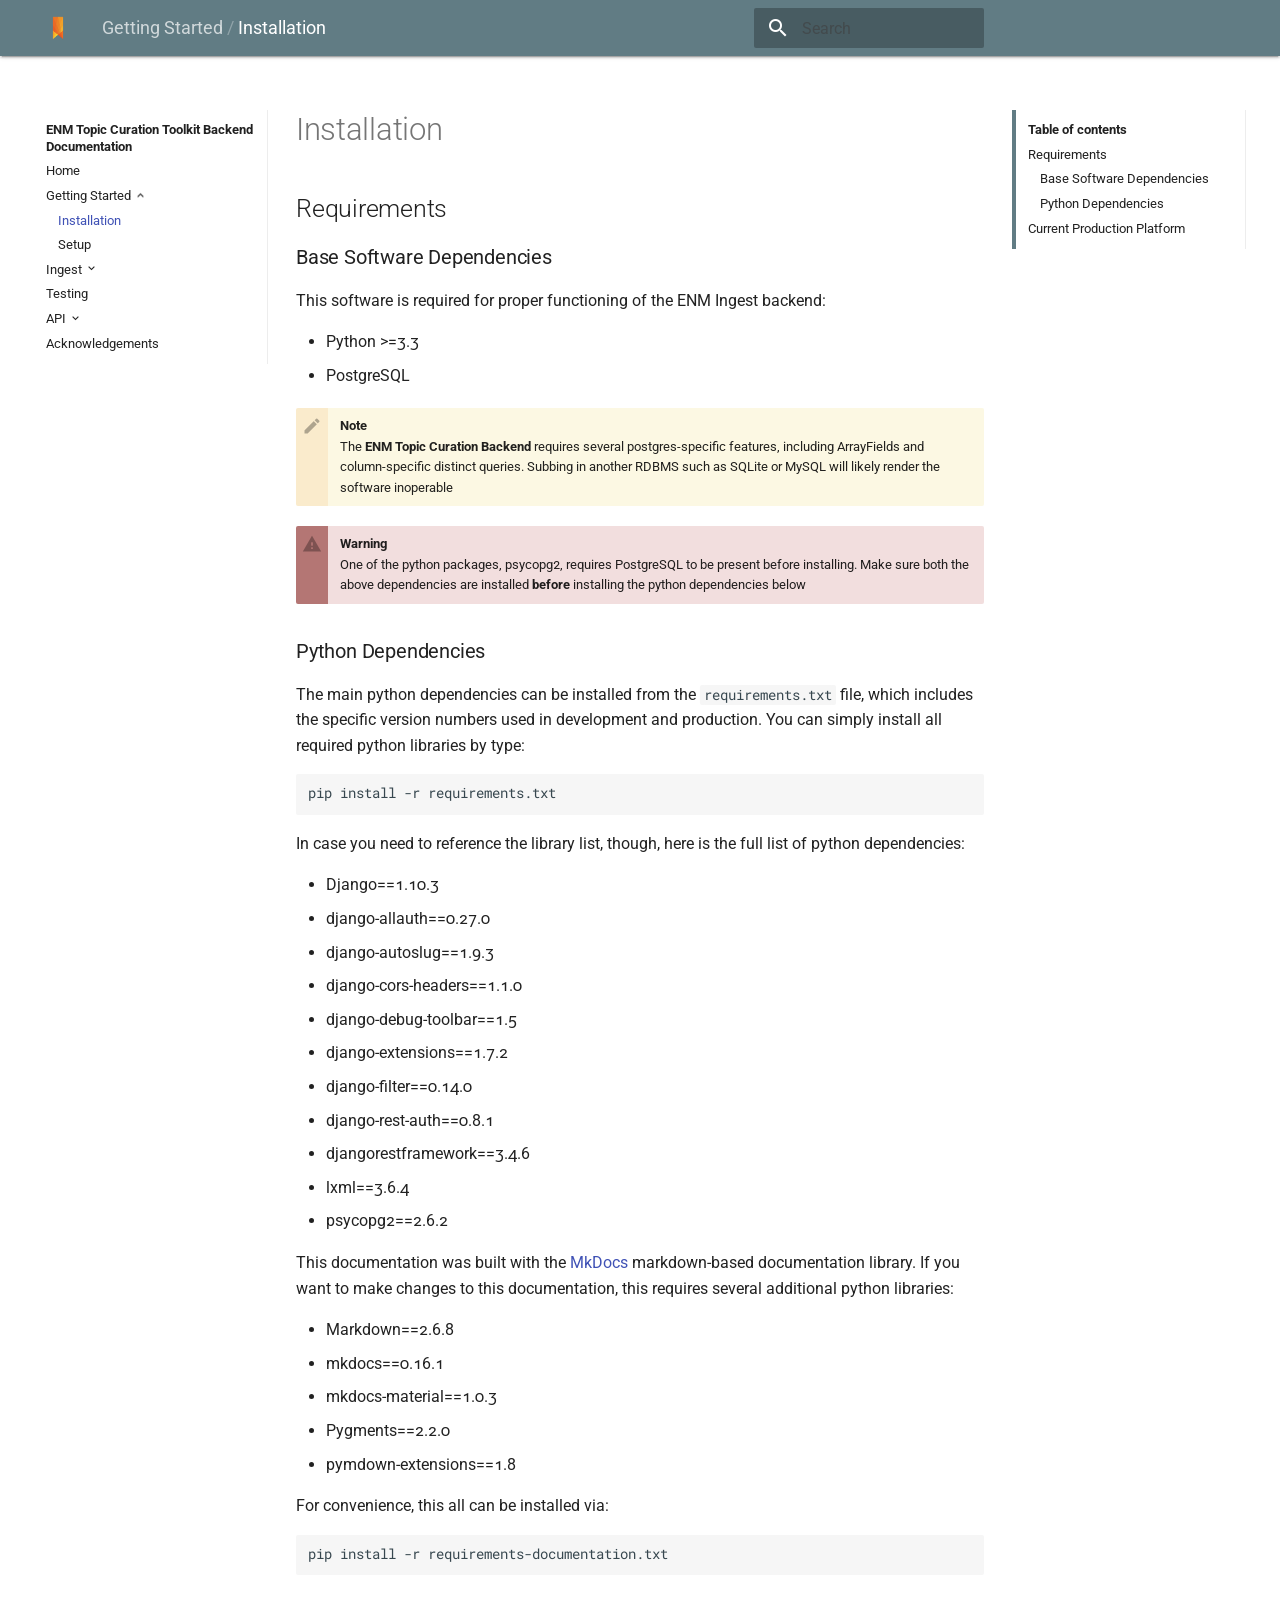
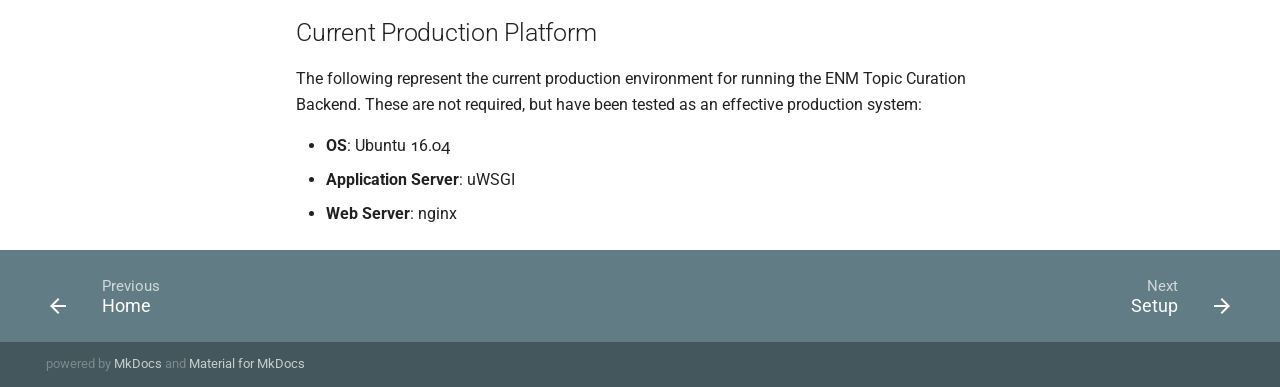
<file: documentation/site/installation/index.html>
<!DOCTYPE html>
<html class="no-js">
  <head>
    
      <meta charset="utf-8">
      <meta name="viewport" content="width=device-width,initial-scale=1">
      
      
      
      
        <link rel="shortcut icon" href="../images/favicon.ico">
      
      <meta name="generator" content="mkdocs+mkdocs-material#1.0.3">
    
    
      
        <title>Installation - ENM Topic Curation Toolkit Backend Documentation</title>
      
    
    
      <script src="../assets/javascripts/modernizr-facb31f4a3.js"></script>
    
    
      
        
        
        
        <link rel="stylesheet" href="https://fonts.googleapis.com/css?family=Roboto:300,400,400i,700|Roboto+Mono">
        <style>body,input{font-family:"Roboto","Helvetica Neue",Helvetica,Arial,sans-serif}code,kbd,pre{font-family:"Roboto Mono","Courier New",Courier,monospace}</style>
      
      <link rel="stylesheet" href="https://fonts.googleapis.com/icon?family=Material+Icons">
    
    
      <link rel="stylesheet" href="../assets/stylesheets/application-f3ab63f78a.css">
      
      
        <link rel="stylesheet" href="../stylesheets/otl_docs.css">
      
    
    
  </head>
  
  
  
  
    <body>
  
    <svg class="md-svg">
      <defs>
        
        
      </defs>
    </svg>
    <input class="md-toggle" data-md-toggle="drawer" type="checkbox" id="drawer">
    <input class="md-toggle" data-md-toggle="search" type="checkbox" id="search">
    <label class="md-overlay" data-md-component="overlay" for="drawer"></label>
    
      <header class="md-header">
  <nav class="md-header-nav md-grid">
    <div class="md-flex">
      <div class="md-flex__cell md-flex__cell--shrink">
        <a href=".." title="ENM Topic Curation Toolkit Backend Documentation" class=" md-logo  md-header-nav__button">
          
            <img src="../images/Logo.png" width="24" height="24">
          
        </a>
      </div>
      <div class="md-flex__cell md-flex__cell--shrink">
        <label class="md-icon md-icon--menu md-header-nav__button" for="drawer"></label>
      </div>
      <div class="md-flex__cell md-flex__cell--stretch">
        <span class="md-flex__ellipsis md-header-nav__title">
          
            
              
                <span class="md-header-nav__parent">
                  Getting Started
                </span>
              
            
            Installation
          
        </span>
      </div>
      <div class="md-flex__cell md-flex__cell--shrink">
        
          <label class="md-icon md-icon--search md-header-nav__button" for="search"></label>
          
<div class="md-search" data-md-component="search">
  <div class="md-search__overlay"></div>
  <div class="md-search__inner">
    <form class="md-search__form" name="search">
      <input type="text" class="md-search__input" name="query" placeholder="Search" accesskey="s" autocapitalize="off" autocorrect="off" autocomplete="off" spellcheck="false">
      <label class="md-icon md-search__icon" for="search"></label>
    </form>
    <div class="md-search__output">
      <div class="md-search__scrollwrap" data-md-scrollfix>
        <div class="md-search-result" data-md-component="result"></div>
      </div>
    </div>
  </div>
</div>
        
      </div>
      <div class="md-flex__cell md-flex__cell--shrink">
          <div class="md-header-nav__source">
            
          </div>
      </div>
    </div>
  </nav>
</header>
    
    <div class="md-container">
      <main class="md-main">
        <div class="md-main__inner md-grid" data-md-component="container">
          
            
              <div class="md-sidebar md-sidebar--primary" data-md-component="navigation">
                <div class="md-sidebar__scrollwrap">
                  <div class="md-sidebar__inner">
                    <nav class="md-nav md-nav--primary">
  <label class="md-nav__title md-nav__title--site" for="drawer">
    <i class=" md-logo  md-nav__button">
      
        <img src="../images/Logo.png">
      
    </i>
    ENM Topic Curation Toolkit Backend Documentation
  </label>
  
  <ul class="md-nav__list" data-md-scrollfix>
    
      
      
  <li class="md-nav__item">
    
      <a href=".." title="Home" class="md-nav__link">
        Home
      </a>
    
  </li>

    
      
      
  <li class="md-nav__item md-nav__item--nested">
    
      <input class="md-toggle md-nav__toggle" data-md-toggle="nav-2" type="checkbox" id="nav-2" checked>
    
    <label class="md-nav__link" for="nav-2">
      Getting Started
    </label>
    <nav class="md-nav" data-md-component="collapsible">
      <label class="md-nav__title" for="nav-2">
        Getting Started
      </label>
      <ul class="md-nav__list" data-md-scrollfix>
        
        
          
          
  <li class="md-nav__item">
    
    <input class="md-toggle md-nav__toggle" data-md-toggle="toc" type="checkbox" id="toc">
    
    
      <label class="md-nav__link md-nav__link--active" for="toc">
        Installation
      </label>
    
    <a href="./" title="Installation" class="md-nav__link md-nav__link--active">
      Installation
    </a>
    
      
<nav class="md-nav md-nav--secondary">
  
  
  
    <label class="md-nav__title" for="toc">Table of contents</label>
    <ul class="md-nav__list" data-md-scrollfix>
      
        <li class="md-nav__item">
  <a href="#requirements" title="Requirements" class="md-nav__link">
    Requirements
  </a>
  
    <nav class="md-nav">
      <ul class="md-nav__list">
        
          <li class="md-nav__item">
  <a href="#base-software-dependencies" title="Base Software Dependencies" class="md-nav__link">
    Base Software Dependencies
  </a>
  
</li>
        
          <li class="md-nav__item">
  <a href="#python-dependencies" title="Python Dependencies" class="md-nav__link">
    Python Dependencies
  </a>
  
</li>
        
      </ul>
    </nav>
  
</li>
      
        <li class="md-nav__item">
  <a href="#current-production-platform" title="Current Production Platform" class="md-nav__link">
    Current Production Platform
  </a>
  
</li>
      
    </ul>
  
</nav>
    
  </li>

        
          
          
  <li class="md-nav__item">
    
      <a href="../setup/" title="Setup" class="md-nav__link">
        Setup
      </a>
    
  </li>

        
      </ul>
    </nav>
  </li>

    
      
      
  <li class="md-nav__item md-nav__item--nested">
    
      <input class="md-toggle md-nav__toggle" data-md-toggle="nav-3" type="checkbox" id="nav-3">
    
    <label class="md-nav__link" for="nav-3">
      Ingest
    </label>
    <nav class="md-nav" data-md-component="collapsible">
      <label class="md-nav__title" for="nav-3">
        Ingest
      </label>
      <ul class="md-nav__list" data-md-scrollfix>
        
        
          
          
  <li class="md-nav__item">
    
      <a href="../new/" title="Adding A New EPUB" class="md-nav__link">
        Adding A New EPUB
      </a>
    
  </li>

        
          
          
  <li class="md-nav__item">
    
      <a href="../indexpatterns/" title="Adding A New Indexpattern" class="md-nav__link">
        Adding A New Indexpattern
      </a>
    
  </li>

        
      </ul>
    </nav>
  </li>

    
      
      
  <li class="md-nav__item">
    
      <a href="../testing/" title="Testing" class="md-nav__link">
        Testing
      </a>
    
  </li>

    
      
      
  <li class="md-nav__item md-nav__item--nested">
    
      <input class="md-toggle md-nav__toggle" data-md-toggle="nav-5" type="checkbox" id="nav-5">
    
    <label class="md-nav__link" for="nav-5">
      API
    </label>
    <nav class="md-nav" data-md-component="collapsible">
      <label class="md-nav__title" for="nav-5">
        API
      </label>
      <ul class="md-nav__list" data-md-scrollfix>
        
        
          
          
  <li class="md-nav__item">
    
      <a href="../api/overview/" title="Overview" class="md-nav__link">
        Overview
      </a>
    
  </li>

        
          
          
  <li class="md-nav__item">
    
      <a href="../api/topics/" title="Topics" class="md-nav__link">
        Topics
      </a>
    
  </li>

        
          
          
  <li class="md-nav__item">
    
      <a href="../api/sources/" title="Sources" class="md-nav__link">
        Sources
      </a>
    
  </li>

        
          
          
  <li class="md-nav__item">
    
      <a href="../api/relations/" title="Relations" class="md-nav__link">
        Relations
      </a>
    
  </li>

        
      </ul>
    </nav>
  </li>

    
      
      
  <li class="md-nav__item">
    
      <a href="../credits/" title="Acknowledgements" class="md-nav__link">
        Acknowledgements
      </a>
    
  </li>

    
  </ul>
</nav>
                  </div>
                </div>
              </div>
            
            
              <div class="md-sidebar md-sidebar--secondary" data-md-component="toc">
                <div class="md-sidebar__scrollwrap">
                  <div class="md-sidebar__inner">
                    
<nav class="md-nav md-nav--secondary">
  
  
  
    <label class="md-nav__title" for="toc">Table of contents</label>
    <ul class="md-nav__list" data-md-scrollfix>
      
        <li class="md-nav__item">
  <a href="#requirements" title="Requirements" class="md-nav__link">
    Requirements
  </a>
  
    <nav class="md-nav">
      <ul class="md-nav__list">
        
          <li class="md-nav__item">
  <a href="#base-software-dependencies" title="Base Software Dependencies" class="md-nav__link">
    Base Software Dependencies
  </a>
  
</li>
        
          <li class="md-nav__item">
  <a href="#python-dependencies" title="Python Dependencies" class="md-nav__link">
    Python Dependencies
  </a>
  
</li>
        
      </ul>
    </nav>
  
</li>
      
        <li class="md-nav__item">
  <a href="#current-production-platform" title="Current Production Platform" class="md-nav__link">
    Current Production Platform
  </a>
  
</li>
      
    </ul>
  
</nav>
                  </div>
                </div>
              </div>
            
          
          <div class="md-content">
            <article class="md-content__inner md-typeset">
               
              
                
                  <h1>Installation</h1>
                
                <h2 id="requirements">Requirements</h2>
<h3 id="base-software-dependencies">Base Software Dependencies</h3>
<p>This software is required for proper functioning of the ENM Ingest backend:</p>
<ul>
<li>Python &gt;=3.3</li>
<li>PostgreSQL</li>
</ul>
<div class="admonition note">
<p class="admonition-title">Note</p>
<p>The <strong>ENM Topic Curation Backend</strong> requires several postgres-specific features, including ArrayFields and column-specific distinct queries.  Subbing in another RDBMS such as SQLite or MySQL will likely render the software inoperable</p>
</div>
<div class="admonition warning">
<p class="admonition-title">Warning</p>
<p>One of the python packages, psycopg2, requires PostgreSQL to be present before installing. Make sure both the above dependencies are installed <strong>before</strong> installing the python dependencies below</p>
</div>
<h3 id="python-dependencies">Python Dependencies</h3>
<p>The main python dependencies can be installed from the <code>requirements.txt</code> file, which includes the specific version numbers used in development and production. You can simply install all required python libraries by type:</p>
<div class="codehilite"><pre><span></span>pip install -r requirements.txt
</pre></div>


<p>In case you need to reference the library list, though, here is the full list of python dependencies:</p>
<ul>
<li>Django==1.10.3</li>
<li>django-allauth==0.27.0</li>
<li>django-autoslug==1.9.3</li>
<li>django-cors-headers==1.1.0</li>
<li>django-debug-toolbar==1.5</li>
<li>django-extensions==1.7.2</li>
<li>django-filter==0.14.0</li>
<li>django-rest-auth==0.8.1</li>
<li>djangorestframework==3.4.6</li>
<li>lxml==3.6.4</li>
<li>psycopg2==2.6.2</li>
</ul>
<p>This documentation was built with the <a href="http://www.mkdocs.org/">MkDocs</a> markdown-based documentation library.  If you want to make changes to this documentation, this requires several additional python libraries:</p>
<ul>
<li>Markdown==2.6.8</li>
<li>mkdocs==0.16.1</li>
<li>mkdocs-material==1.0.3</li>
<li>Pygments==2.2.0</li>
<li>pymdown-extensions==1.8</li>
</ul>
<p>For convenience, this all can be installed via:</p>
<div class="codehilite"><pre><span></span>pip install -r requirements-documentation.txt
</pre></div>


<h2 id="current-production-platform">Current Production Platform</h2>
<p>The following represent the current production environment for running the ENM Topic Curation Backend. These are not required, but have been tested as an effective production system:</p>
<ul>
<li><strong>OS</strong>: Ubuntu 16.04</li>
<li><strong>Application Server</strong>: uWSGI</li>
<li><strong>Web Server</strong>: nginx</li>
</ul>
              
            </article>
          </div>
        </div>
      </main>
      
        
<footer class="md-footer">
  
    <div class="md-footer-nav">
      <nav class="md-footer-nav__inner md-grid">
        
          <a href=".." title="Home" class="md-flex md-footer-nav__link md-footer-nav__link--prev" rel="prev">
            <div class="md-flex__cell md-flex__cell--shrink">
              <i class="md-icon md-icon--arrow-back md-footer-nav__button"></i>
            </div>
            <div class="md-flex__cell md-flex__cell--stretch md-footer-nav__title">
              <span class="md-flex__ellipsis">
                <span class="md-footer-nav__direction">
                  Previous
                </span>
                Home
              </span>
            </div>
          </a>
        
        
          <a href="../setup/" title="Setup" class="md-flex md-footer-nav__link md-footer-nav__link--next" rel="next">
            <div class="md-flex__cell md-flex__cell--stretch md-footer-nav__title">
              <span class="md-flex__ellipsis">
                <span class="md-footer-nav__direction">
                  Next
                </span>
                Setup
              </span>
            </div>
            <div class="md-flex__cell md-flex__cell--shrink">
              <i class="md-icon md-icon--arrow-forward md-footer-nav__button"></i>
            </div>
          </a>
        
      </nav>
    </div>
  
  <div class="md-footer-meta md-typeset">
    <div class="md-footer-meta__inner md-grid">
      <div class="md-footer-copyright">
        
        powered by
        <a href="http://www.mkdocs.org" title="MkDocs">MkDocs</a>
        and
        <a href="http://squidfunk.github.io/mkdocs-material/" title="Material for MkDocs">
          Material for MkDocs</a>
      </div>
      
        
      
    </div>
  </div>
</footer>
      
    </div>
    
      <script src="../assets/javascripts/application-2afe21e0b2.js"></script>
      <script>var config={url:{base:".."}},app=new Application(config);app.initialize()</script>
      
    
    
      
    
  </body>
</html>
</file>
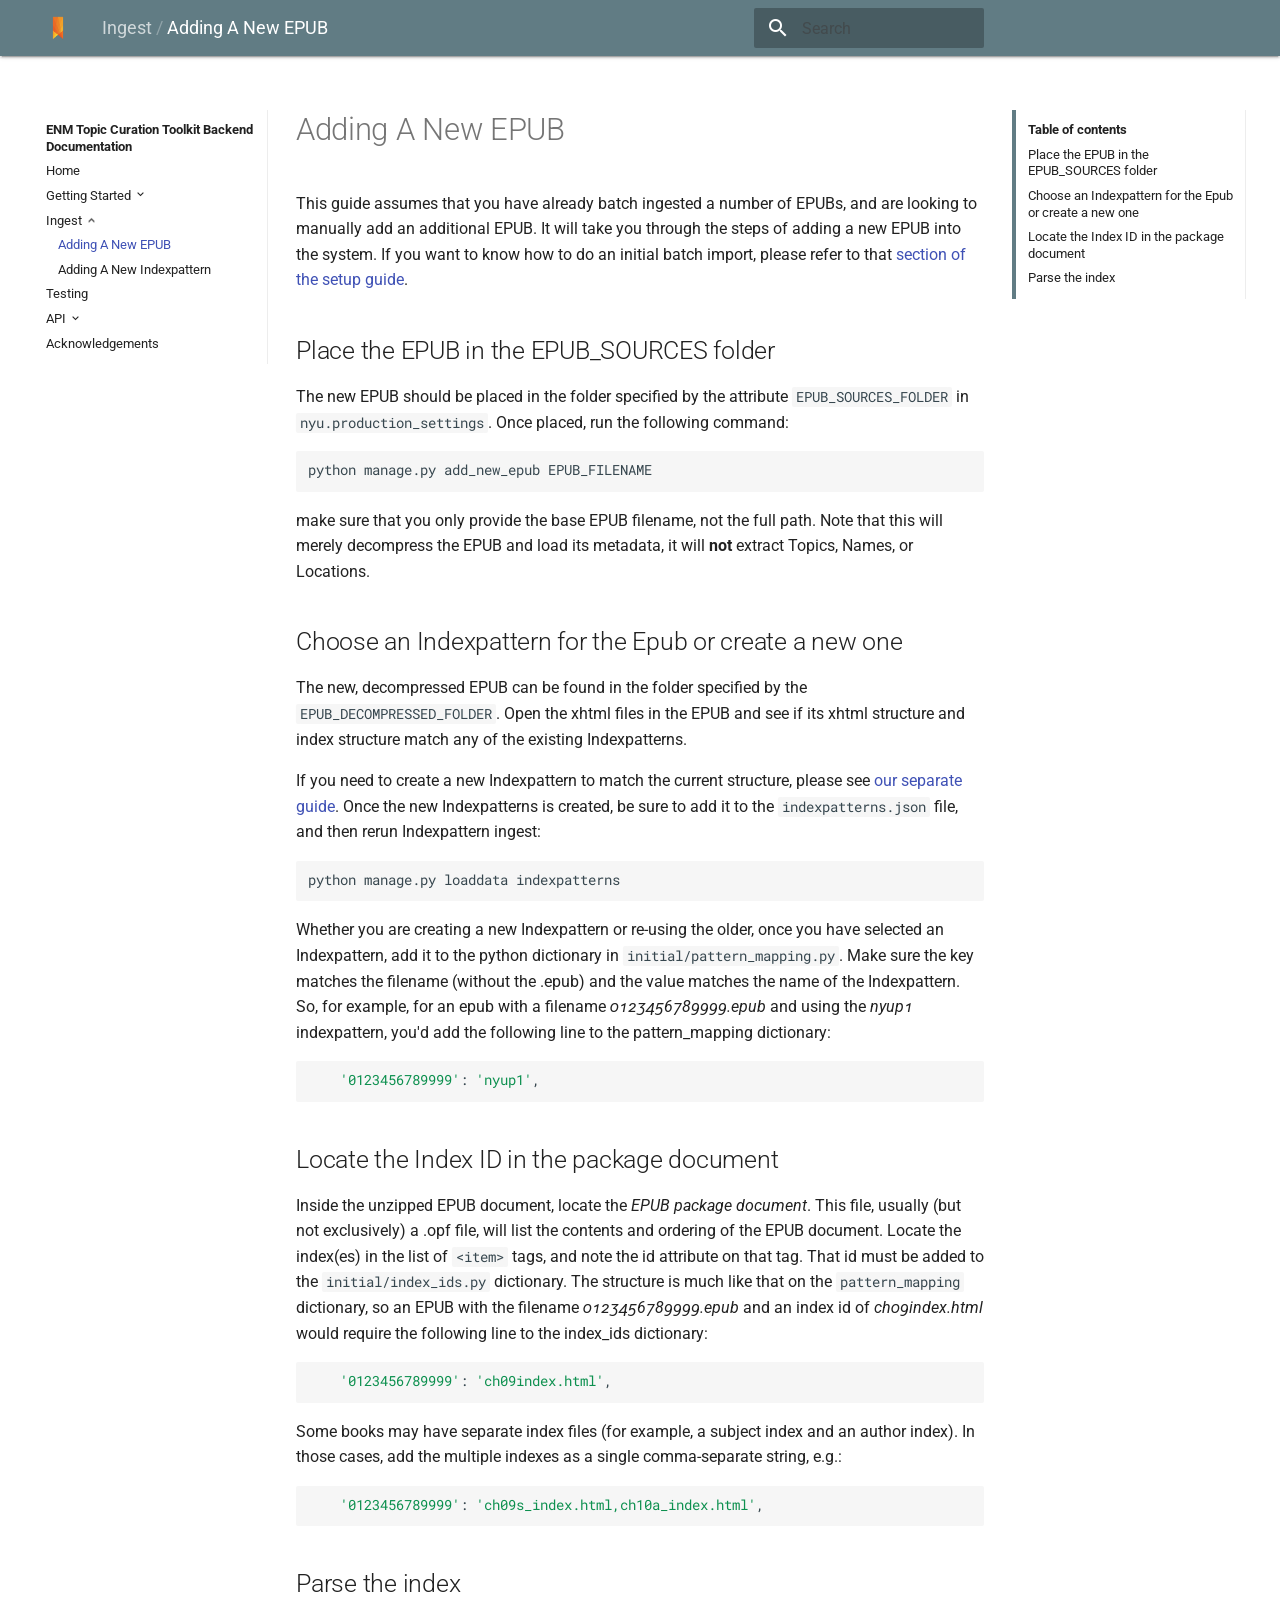
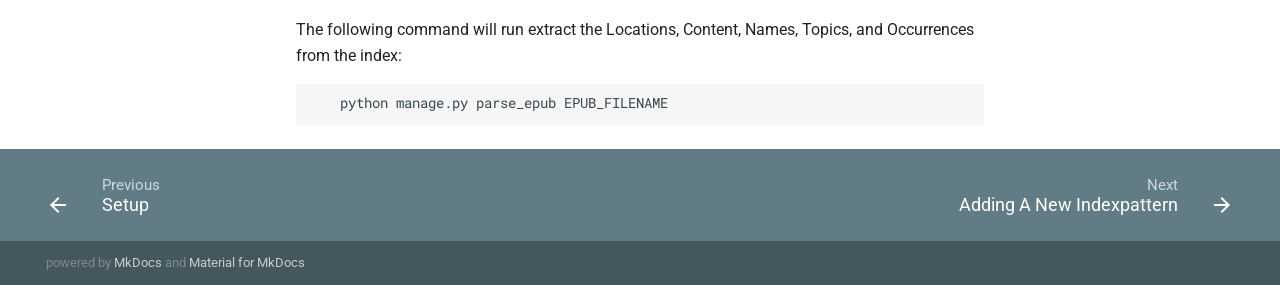
<file: documentation/site/new/index.html>
<!DOCTYPE html>
<html class="no-js">
  <head>
    
      <meta charset="utf-8">
      <meta name="viewport" content="width=device-width,initial-scale=1">
      
      
      
      
        <link rel="shortcut icon" href="../images/favicon.ico">
      
      <meta name="generator" content="mkdocs+mkdocs-material#1.0.3">
    
    
      
        <title>Adding A New EPUB - ENM Topic Curation Toolkit Backend Documentation</title>
      
    
    
      <script src="../assets/javascripts/modernizr-facb31f4a3.js"></script>
    
    
      
        
        
        
        <link rel="stylesheet" href="https://fonts.googleapis.com/css?family=Roboto:300,400,400i,700|Roboto+Mono">
        <style>body,input{font-family:"Roboto","Helvetica Neue",Helvetica,Arial,sans-serif}code,kbd,pre{font-family:"Roboto Mono","Courier New",Courier,monospace}</style>
      
      <link rel="stylesheet" href="https://fonts.googleapis.com/icon?family=Material+Icons">
    
    
      <link rel="stylesheet" href="../assets/stylesheets/application-f3ab63f78a.css">
      
      
        <link rel="stylesheet" href="../stylesheets/otl_docs.css">
      
    
    
  </head>
  
  
  
  
    <body>
  
    <svg class="md-svg">
      <defs>
        
        
      </defs>
    </svg>
    <input class="md-toggle" data-md-toggle="drawer" type="checkbox" id="drawer">
    <input class="md-toggle" data-md-toggle="search" type="checkbox" id="search">
    <label class="md-overlay" data-md-component="overlay" for="drawer"></label>
    
      <header class="md-header">
  <nav class="md-header-nav md-grid">
    <div class="md-flex">
      <div class="md-flex__cell md-flex__cell--shrink">
        <a href=".." title="ENM Topic Curation Toolkit Backend Documentation" class=" md-logo  md-header-nav__button">
          
            <img src="../images/Logo.png" width="24" height="24">
          
        </a>
      </div>
      <div class="md-flex__cell md-flex__cell--shrink">
        <label class="md-icon md-icon--menu md-header-nav__button" for="drawer"></label>
      </div>
      <div class="md-flex__cell md-flex__cell--stretch">
        <span class="md-flex__ellipsis md-header-nav__title">
          
            
              
                <span class="md-header-nav__parent">
                  Ingest
                </span>
              
            
            Adding A New EPUB
          
        </span>
      </div>
      <div class="md-flex__cell md-flex__cell--shrink">
        
          <label class="md-icon md-icon--search md-header-nav__button" for="search"></label>
          
<div class="md-search" data-md-component="search">
  <div class="md-search__overlay"></div>
  <div class="md-search__inner">
    <form class="md-search__form" name="search">
      <input type="text" class="md-search__input" name="query" placeholder="Search" accesskey="s" autocapitalize="off" autocorrect="off" autocomplete="off" spellcheck="false">
      <label class="md-icon md-search__icon" for="search"></label>
    </form>
    <div class="md-search__output">
      <div class="md-search__scrollwrap" data-md-scrollfix>
        <div class="md-search-result" data-md-component="result"></div>
      </div>
    </div>
  </div>
</div>
        
      </div>
      <div class="md-flex__cell md-flex__cell--shrink">
          <div class="md-header-nav__source">
            
          </div>
      </div>
    </div>
  </nav>
</header>
    
    <div class="md-container">
      <main class="md-main">
        <div class="md-main__inner md-grid" data-md-component="container">
          
            
              <div class="md-sidebar md-sidebar--primary" data-md-component="navigation">
                <div class="md-sidebar__scrollwrap">
                  <div class="md-sidebar__inner">
                    <nav class="md-nav md-nav--primary">
  <label class="md-nav__title md-nav__title--site" for="drawer">
    <i class=" md-logo  md-nav__button">
      
        <img src="../images/Logo.png">
      
    </i>
    ENM Topic Curation Toolkit Backend Documentation
  </label>
  
  <ul class="md-nav__list" data-md-scrollfix>
    
      
      
  <li class="md-nav__item">
    
      <a href=".." title="Home" class="md-nav__link">
        Home
      </a>
    
  </li>

    
      
      
  <li class="md-nav__item md-nav__item--nested">
    
      <input class="md-toggle md-nav__toggle" data-md-toggle="nav-2" type="checkbox" id="nav-2">
    
    <label class="md-nav__link" for="nav-2">
      Getting Started
    </label>
    <nav class="md-nav" data-md-component="collapsible">
      <label class="md-nav__title" for="nav-2">
        Getting Started
      </label>
      <ul class="md-nav__list" data-md-scrollfix>
        
        
          
          
  <li class="md-nav__item">
    
      <a href="../installation/" title="Installation" class="md-nav__link">
        Installation
      </a>
    
  </li>

        
          
          
  <li class="md-nav__item">
    
      <a href="../setup/" title="Setup" class="md-nav__link">
        Setup
      </a>
    
  </li>

        
      </ul>
    </nav>
  </li>

    
      
      
  <li class="md-nav__item md-nav__item--nested">
    
      <input class="md-toggle md-nav__toggle" data-md-toggle="nav-3" type="checkbox" id="nav-3" checked>
    
    <label class="md-nav__link" for="nav-3">
      Ingest
    </label>
    <nav class="md-nav" data-md-component="collapsible">
      <label class="md-nav__title" for="nav-3">
        Ingest
      </label>
      <ul class="md-nav__list" data-md-scrollfix>
        
        
          
          
  <li class="md-nav__item">
    
    <input class="md-toggle md-nav__toggle" data-md-toggle="toc" type="checkbox" id="toc">
    
    
      <label class="md-nav__link md-nav__link--active" for="toc">
        Adding A New EPUB
      </label>
    
    <a href="./" title="Adding A New EPUB" class="md-nav__link md-nav__link--active">
      Adding A New EPUB
    </a>
    
      
<nav class="md-nav md-nav--secondary">
  
  
  
    <label class="md-nav__title" for="toc">Table of contents</label>
    <ul class="md-nav__list" data-md-scrollfix>
      
        <li class="md-nav__item">
  <a href="#place-the-epub-in-the-epub_sources-folder" title="Place the EPUB in the EPUB_SOURCES folder" class="md-nav__link">
    Place the EPUB in the EPUB_SOURCES folder
  </a>
  
</li>
      
        <li class="md-nav__item">
  <a href="#choose-an-indexpattern-for-the-epub-or-create-a-new-one" title="Choose an Indexpattern for the Epub or create a new one" class="md-nav__link">
    Choose an Indexpattern for the Epub or create a new one
  </a>
  
</li>
      
        <li class="md-nav__item">
  <a href="#locate-the-index-id-in-the-package-document" title="Locate the Index ID in the package document" class="md-nav__link">
    Locate the Index ID in the package document
  </a>
  
</li>
      
        <li class="md-nav__item">
  <a href="#parse-the-index" title="Parse the index" class="md-nav__link">
    Parse the index
  </a>
  
</li>
      
    </ul>
  
</nav>
    
  </li>

        
          
          
  <li class="md-nav__item">
    
      <a href="../indexpatterns/" title="Adding A New Indexpattern" class="md-nav__link">
        Adding A New Indexpattern
      </a>
    
  </li>

        
      </ul>
    </nav>
  </li>

    
      
      
  <li class="md-nav__item">
    
      <a href="../testing/" title="Testing" class="md-nav__link">
        Testing
      </a>
    
  </li>

    
      
      
  <li class="md-nav__item md-nav__item--nested">
    
      <input class="md-toggle md-nav__toggle" data-md-toggle="nav-5" type="checkbox" id="nav-5">
    
    <label class="md-nav__link" for="nav-5">
      API
    </label>
    <nav class="md-nav" data-md-component="collapsible">
      <label class="md-nav__title" for="nav-5">
        API
      </label>
      <ul class="md-nav__list" data-md-scrollfix>
        
        
          
          
  <li class="md-nav__item">
    
      <a href="../api/overview/" title="Overview" class="md-nav__link">
        Overview
      </a>
    
  </li>

        
          
          
  <li class="md-nav__item">
    
      <a href="../api/topics/" title="Topics" class="md-nav__link">
        Topics
      </a>
    
  </li>

        
          
          
  <li class="md-nav__item">
    
      <a href="../api/sources/" title="Sources" class="md-nav__link">
        Sources
      </a>
    
  </li>

        
          
          
  <li class="md-nav__item">
    
      <a href="../api/relations/" title="Relations" class="md-nav__link">
        Relations
      </a>
    
  </li>

        
      </ul>
    </nav>
  </li>

    
      
      
  <li class="md-nav__item">
    
      <a href="../credits/" title="Acknowledgements" class="md-nav__link">
        Acknowledgements
      </a>
    
  </li>

    
  </ul>
</nav>
                  </div>
                </div>
              </div>
            
            
              <div class="md-sidebar md-sidebar--secondary" data-md-component="toc">
                <div class="md-sidebar__scrollwrap">
                  <div class="md-sidebar__inner">
                    
<nav class="md-nav md-nav--secondary">
  
  
  
    <label class="md-nav__title" for="toc">Table of contents</label>
    <ul class="md-nav__list" data-md-scrollfix>
      
        <li class="md-nav__item">
  <a href="#place-the-epub-in-the-epub_sources-folder" title="Place the EPUB in the EPUB_SOURCES folder" class="md-nav__link">
    Place the EPUB in the EPUB_SOURCES folder
  </a>
  
</li>
      
        <li class="md-nav__item">
  <a href="#choose-an-indexpattern-for-the-epub-or-create-a-new-one" title="Choose an Indexpattern for the Epub or create a new one" class="md-nav__link">
    Choose an Indexpattern for the Epub or create a new one
  </a>
  
</li>
      
        <li class="md-nav__item">
  <a href="#locate-the-index-id-in-the-package-document" title="Locate the Index ID in the package document" class="md-nav__link">
    Locate the Index ID in the package document
  </a>
  
</li>
      
        <li class="md-nav__item">
  <a href="#parse-the-index" title="Parse the index" class="md-nav__link">
    Parse the index
  </a>
  
</li>
      
    </ul>
  
</nav>
                  </div>
                </div>
              </div>
            
          
          <div class="md-content">
            <article class="md-content__inner md-typeset">
               
              
                
                  <h1>Adding A New EPUB</h1>
                
                <p>This guide assumes that you have already batch ingested a number of EPUBs, and are looking to manually add an additional EPUB.  It will take you through the steps of adding a new EPUB into the system.  If you want to know how to do an initial batch import, please refer to that <a href="../setup#importing-data">section of the setup guide</a>.</p>
<h2 id="place-the-epub-in-the-epub_sources-folder">Place the EPUB in the EPUB_SOURCES folder</h2>
<p>The new EPUB should be placed in the folder specified by the attribute <code>EPUB_SOURCES_FOLDER</code> in <code>nyu.production_settings</code>. Once placed, run the following command:</p>
<div class="codehilite"><pre><span></span>python manage.py add_new_epub EPUB_FILENAME
</pre></div>


<p>make sure that you only provide the base EPUB filename, not the full path.  Note that this will merely decompress the EPUB and load its metadata, it will <strong>not</strong> extract Topics, Names, or Locations.</p>
<h2 id="choose-an-indexpattern-for-the-epub-or-create-a-new-one">Choose an Indexpattern for the Epub or create a new one</h2>
<p>The new, decompressed EPUB can be found in the folder specified by the <code>EPUB_DECOMPRESSED_FOLDER</code>.  Open the xhtml files in the EPUB and see if its xhtml structure and index structure match any of the existing Indexpatterns.  </p>
<p>If you need to create a new Indexpattern to match the current structure, please see <a href="../indexpatterns">our separate guide</a>.  Once the new Indexpatterns is created, be sure to add it to the <code>indexpatterns.json</code> file, and then rerun Indexpattern ingest:</p>
<div class="codehilite"><pre><span></span>python manage.py loaddata indexpatterns
</pre></div>


<p>Whether you are creating a new Indexpattern or re-using the older, once you have selected an Indexpattern, add it to the python dictionary in <code>initial/pattern_mapping.py</code>. Make sure the key matches the filename (without the .epub) and the value matches the name of the Indexpattern.  So, for example, for an epub with a filename <em>0123456789999.epub</em> and using the <em>nyup1</em> indexpattern, you'd add the following line to the pattern_mapping dictionary:</p>
<div class="codehilite"><pre><span></span>    <span class="s1">&#39;0123456789999&#39;</span><span class="p">:</span> <span class="s1">&#39;nyup1&#39;</span><span class="p">,</span>
</pre></div>


<h2 id="locate-the-index-id-in-the-package-document">Locate the Index ID in the package document</h2>
<p>Inside the unzipped EPUB document, locate the <em>EPUB package document</em>. This file, usually (but not exclusively) a .opf file, will list the contents and ordering of the EPUB document. Locate the index(es) in the list of <code>&lt;item&gt;</code> tags, and note the id attribute on that tag. That id must be added to the <code>initial/index_ids.py</code> dictionary. The structure is much like that on the <code>pattern_mapping</code> dictionary, so an EPUB with the filename <em>0123456789999.epub</em> and an index id of <em>ch09index.html</em> would require the following line to the index_ids dictionary:</p>
<div class="codehilite"><pre><span></span>    <span class="s1">&#39;0123456789999&#39;</span><span class="p">:</span> <span class="s1">&#39;ch09index.html&#39;</span><span class="p">,</span>
</pre></div>


<p>Some books may have separate index files (for example, a subject index and an author index). In those cases, add the multiple indexes as a single comma-separate string, e.g.:</p>
<div class="codehilite"><pre><span></span>    <span class="s1">&#39;0123456789999&#39;</span><span class="p">:</span> <span class="s1">&#39;ch09s_index.html,ch10a_index.html&#39;</span><span class="p">,</span>
</pre></div>


<h2 id="parse-the-index">Parse the index</h2>
<p>The following command will run extract the Locations, Content, Names, Topics, and Occurrences from the index:</p>
<div class="codehilite"><pre><span></span>    python manage.py parse_epub EPUB_FILENAME
</pre></div>
              
            </article>
          </div>
        </div>
      </main>
      
        
<footer class="md-footer">
  
    <div class="md-footer-nav">
      <nav class="md-footer-nav__inner md-grid">
        
          <a href="../setup/" title="Setup" class="md-flex md-footer-nav__link md-footer-nav__link--prev" rel="prev">
            <div class="md-flex__cell md-flex__cell--shrink">
              <i class="md-icon md-icon--arrow-back md-footer-nav__button"></i>
            </div>
            <div class="md-flex__cell md-flex__cell--stretch md-footer-nav__title">
              <span class="md-flex__ellipsis">
                <span class="md-footer-nav__direction">
                  Previous
                </span>
                Setup
              </span>
            </div>
          </a>
        
        
          <a href="../indexpatterns/" title="Adding A New Indexpattern" class="md-flex md-footer-nav__link md-footer-nav__link--next" rel="next">
            <div class="md-flex__cell md-flex__cell--stretch md-footer-nav__title">
              <span class="md-flex__ellipsis">
                <span class="md-footer-nav__direction">
                  Next
                </span>
                Adding A New Indexpattern
              </span>
            </div>
            <div class="md-flex__cell md-flex__cell--shrink">
              <i class="md-icon md-icon--arrow-forward md-footer-nav__button"></i>
            </div>
          </a>
        
      </nav>
    </div>
  
  <div class="md-footer-meta md-typeset">
    <div class="md-footer-meta__inner md-grid">
      <div class="md-footer-copyright">
        
        powered by
        <a href="http://www.mkdocs.org" title="MkDocs">MkDocs</a>
        and
        <a href="http://squidfunk.github.io/mkdocs-material/" title="Material for MkDocs">
          Material for MkDocs</a>
      </div>
      
        
      
    </div>
  </div>
</footer>
      
    </div>
    
      <script src="../assets/javascripts/application-2afe21e0b2.js"></script>
      <script>var config={url:{base:".."}},app=new Application(config);app.initialize()</script>
      
    
    
      
    
  </body>
</html>
</file>
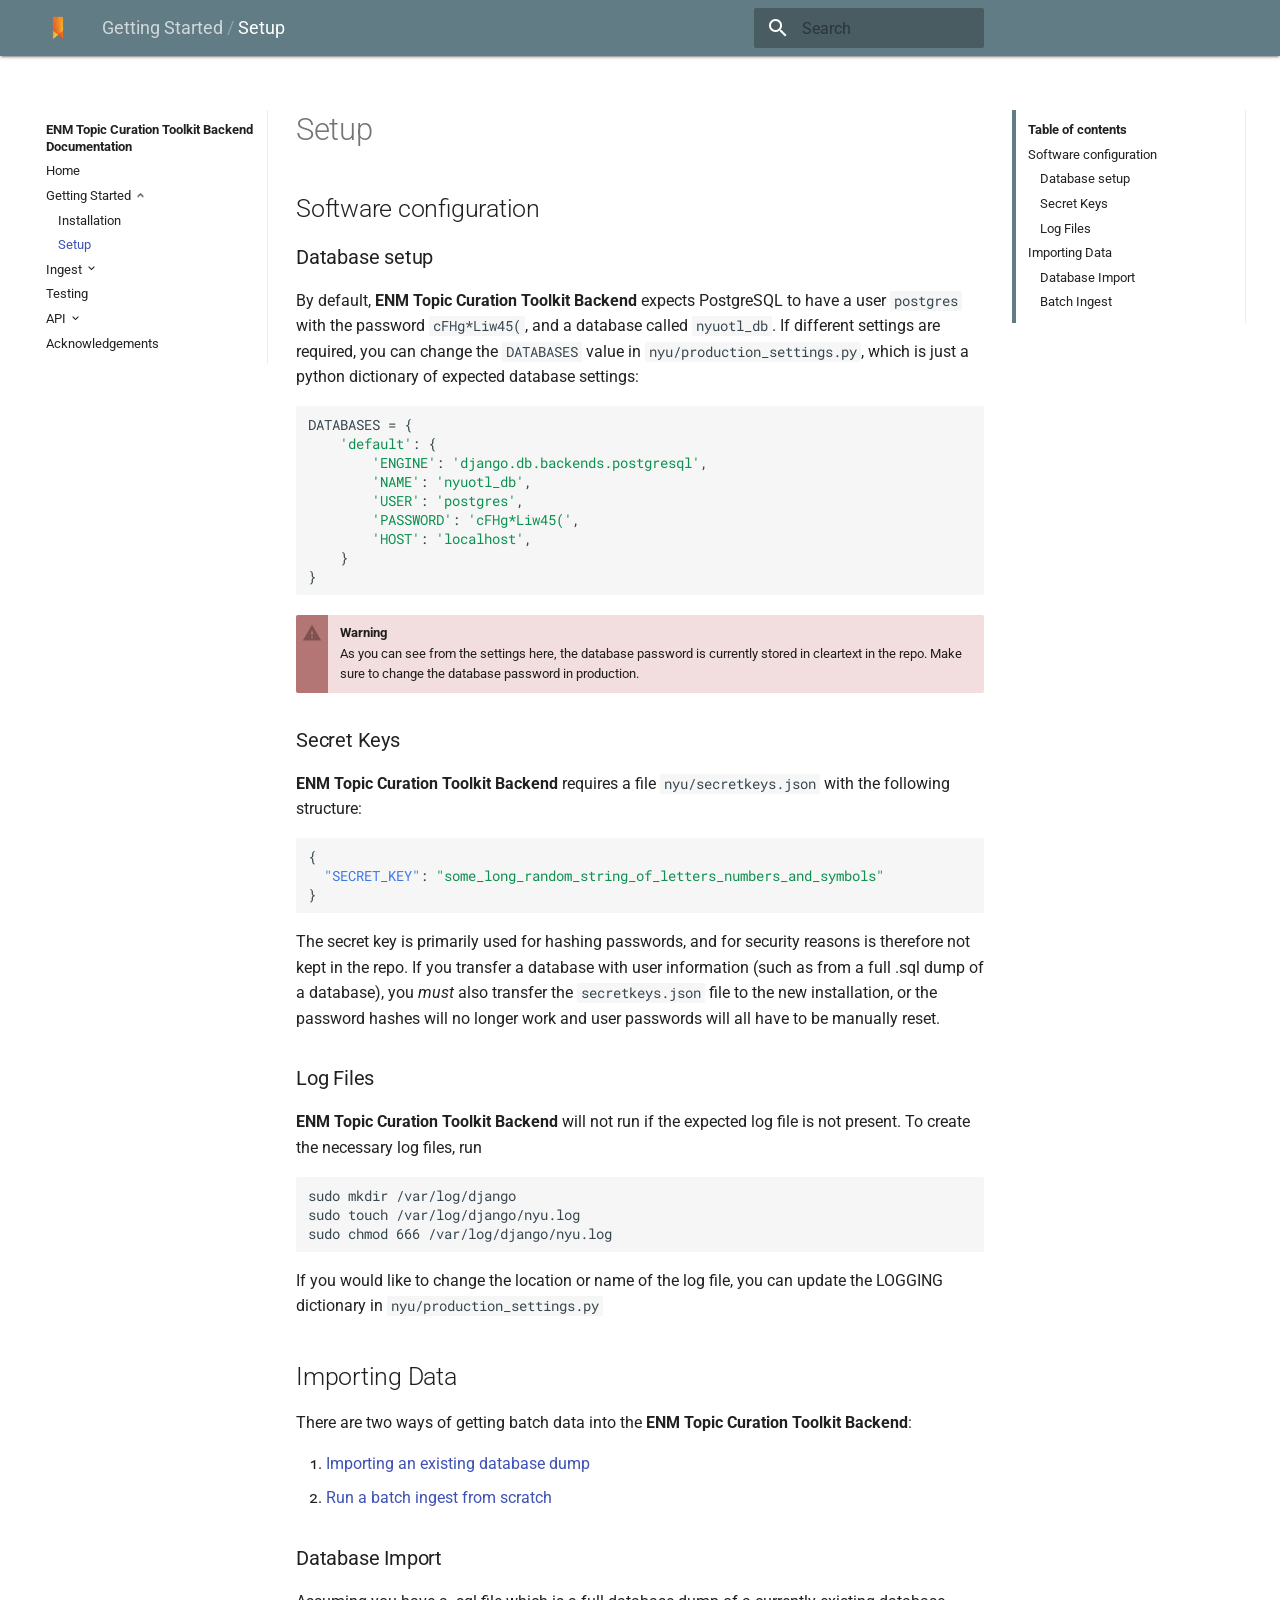
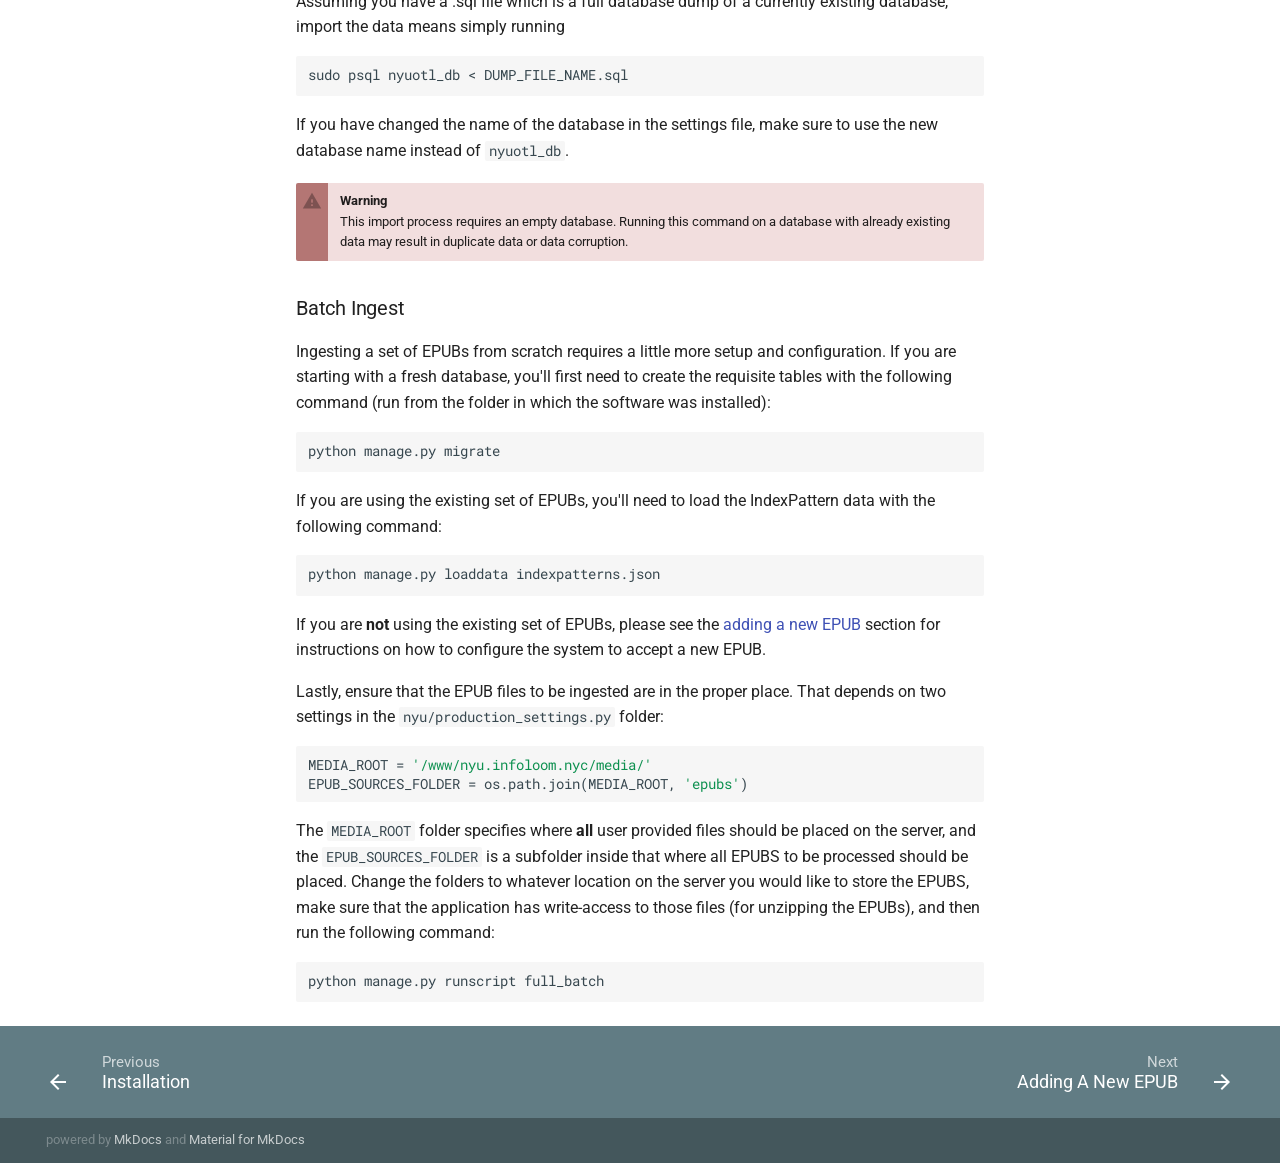
<file: documentation/site/setup/index.html>
<!DOCTYPE html>
<html class="no-js">
  <head>
    
      <meta charset="utf-8">
      <meta name="viewport" content="width=device-width,initial-scale=1">
      
      
      
      
        <link rel="shortcut icon" href="../images/favicon.ico">
      
      <meta name="generator" content="mkdocs+mkdocs-material#1.0.3">
    
    
      
        <title>Setup - ENM Topic Curation Toolkit Backend Documentation</title>
      
    
    
      <script src="../assets/javascripts/modernizr-facb31f4a3.js"></script>
    
    
      
        
        
        
        <link rel="stylesheet" href="https://fonts.googleapis.com/css?family=Roboto:300,400,400i,700|Roboto+Mono">
        <style>body,input{font-family:"Roboto","Helvetica Neue",Helvetica,Arial,sans-serif}code,kbd,pre{font-family:"Roboto Mono","Courier New",Courier,monospace}</style>
      
      <link rel="stylesheet" href="https://fonts.googleapis.com/icon?family=Material+Icons">
    
    
      <link rel="stylesheet" href="../assets/stylesheets/application-f3ab63f78a.css">
      
      
        <link rel="stylesheet" href="../stylesheets/otl_docs.css">
      
    
    
  </head>
  
  
  
  
    <body>
  
    <svg class="md-svg">
      <defs>
        
        
      </defs>
    </svg>
    <input class="md-toggle" data-md-toggle="drawer" type="checkbox" id="drawer">
    <input class="md-toggle" data-md-toggle="search" type="checkbox" id="search">
    <label class="md-overlay" data-md-component="overlay" for="drawer"></label>
    
      <header class="md-header">
  <nav class="md-header-nav md-grid">
    <div class="md-flex">
      <div class="md-flex__cell md-flex__cell--shrink">
        <a href=".." title="ENM Topic Curation Toolkit Backend Documentation" class=" md-logo  md-header-nav__button">
          
            <img src="../images/Logo.png" width="24" height="24">
          
        </a>
      </div>
      <div class="md-flex__cell md-flex__cell--shrink">
        <label class="md-icon md-icon--menu md-header-nav__button" for="drawer"></label>
      </div>
      <div class="md-flex__cell md-flex__cell--stretch">
        <span class="md-flex__ellipsis md-header-nav__title">
          
            
              
                <span class="md-header-nav__parent">
                  Getting Started
                </span>
              
            
            Setup
          
        </span>
      </div>
      <div class="md-flex__cell md-flex__cell--shrink">
        
          <label class="md-icon md-icon--search md-header-nav__button" for="search"></label>
          
<div class="md-search" data-md-component="search">
  <div class="md-search__overlay"></div>
  <div class="md-search__inner">
    <form class="md-search__form" name="search">
      <input type="text" class="md-search__input" name="query" placeholder="Search" accesskey="s" autocapitalize="off" autocorrect="off" autocomplete="off" spellcheck="false">
      <label class="md-icon md-search__icon" for="search"></label>
    </form>
    <div class="md-search__output">
      <div class="md-search__scrollwrap" data-md-scrollfix>
        <div class="md-search-result" data-md-component="result"></div>
      </div>
    </div>
  </div>
</div>
        
      </div>
      <div class="md-flex__cell md-flex__cell--shrink">
          <div class="md-header-nav__source">
            
          </div>
      </div>
    </div>
  </nav>
</header>
    
    <div class="md-container">
      <main class="md-main">
        <div class="md-main__inner md-grid" data-md-component="container">
          
            
              <div class="md-sidebar md-sidebar--primary" data-md-component="navigation">
                <div class="md-sidebar__scrollwrap">
                  <div class="md-sidebar__inner">
                    <nav class="md-nav md-nav--primary">
  <label class="md-nav__title md-nav__title--site" for="drawer">
    <i class=" md-logo  md-nav__button">
      
        <img src="../images/Logo.png">
      
    </i>
    ENM Topic Curation Toolkit Backend Documentation
  </label>
  
  <ul class="md-nav__list" data-md-scrollfix>
    
      
      
  <li class="md-nav__item">
    
      <a href=".." title="Home" class="md-nav__link">
        Home
      </a>
    
  </li>

    
      
      
  <li class="md-nav__item md-nav__item--nested">
    
      <input class="md-toggle md-nav__toggle" data-md-toggle="nav-2" type="checkbox" id="nav-2" checked>
    
    <label class="md-nav__link" for="nav-2">
      Getting Started
    </label>
    <nav class="md-nav" data-md-component="collapsible">
      <label class="md-nav__title" for="nav-2">
        Getting Started
      </label>
      <ul class="md-nav__list" data-md-scrollfix>
        
        
          
          
  <li class="md-nav__item">
    
      <a href="../installation/" title="Installation" class="md-nav__link">
        Installation
      </a>
    
  </li>

        
          
          
  <li class="md-nav__item">
    
    <input class="md-toggle md-nav__toggle" data-md-toggle="toc" type="checkbox" id="toc">
    
    
      <label class="md-nav__link md-nav__link--active" for="toc">
        Setup
      </label>
    
    <a href="./" title="Setup" class="md-nav__link md-nav__link--active">
      Setup
    </a>
    
      
<nav class="md-nav md-nav--secondary">
  
  
  
    <label class="md-nav__title" for="toc">Table of contents</label>
    <ul class="md-nav__list" data-md-scrollfix>
      
        <li class="md-nav__item">
  <a href="#software-configuration" title="Software configuration" class="md-nav__link">
    Software configuration
  </a>
  
    <nav class="md-nav">
      <ul class="md-nav__list">
        
          <li class="md-nav__item">
  <a href="#database-setup" title="Database setup" class="md-nav__link">
    Database setup
  </a>
  
</li>
        
          <li class="md-nav__item">
  <a href="#secret-keys" title="Secret Keys" class="md-nav__link">
    Secret Keys
  </a>
  
</li>
        
          <li class="md-nav__item">
  <a href="#log-files" title="Log Files" class="md-nav__link">
    Log Files
  </a>
  
</li>
        
      </ul>
    </nav>
  
</li>
      
        <li class="md-nav__item">
  <a href="#importing-data" title="Importing Data" class="md-nav__link">
    Importing Data
  </a>
  
    <nav class="md-nav">
      <ul class="md-nav__list">
        
          <li class="md-nav__item">
  <a href="#database-import" title="Database Import" class="md-nav__link">
    Database Import
  </a>
  
</li>
        
          <li class="md-nav__item">
  <a href="#batch-ingest" title="Batch Ingest" class="md-nav__link">
    Batch Ingest
  </a>
  
</li>
        
      </ul>
    </nav>
  
</li>
      
    </ul>
  
</nav>
    
  </li>

        
      </ul>
    </nav>
  </li>

    
      
      
  <li class="md-nav__item md-nav__item--nested">
    
      <input class="md-toggle md-nav__toggle" data-md-toggle="nav-3" type="checkbox" id="nav-3">
    
    <label class="md-nav__link" for="nav-3">
      Ingest
    </label>
    <nav class="md-nav" data-md-component="collapsible">
      <label class="md-nav__title" for="nav-3">
        Ingest
      </label>
      <ul class="md-nav__list" data-md-scrollfix>
        
        
          
          
  <li class="md-nav__item">
    
      <a href="../new/" title="Adding A New EPUB" class="md-nav__link">
        Adding A New EPUB
      </a>
    
  </li>

        
          
          
  <li class="md-nav__item">
    
      <a href="../indexpatterns/" title="Adding A New Indexpattern" class="md-nav__link">
        Adding A New Indexpattern
      </a>
    
  </li>

        
      </ul>
    </nav>
  </li>

    
      
      
  <li class="md-nav__item">
    
      <a href="../testing/" title="Testing" class="md-nav__link">
        Testing
      </a>
    
  </li>

    
      
      
  <li class="md-nav__item md-nav__item--nested">
    
      <input class="md-toggle md-nav__toggle" data-md-toggle="nav-5" type="checkbox" id="nav-5">
    
    <label class="md-nav__link" for="nav-5">
      API
    </label>
    <nav class="md-nav" data-md-component="collapsible">
      <label class="md-nav__title" for="nav-5">
        API
      </label>
      <ul class="md-nav__list" data-md-scrollfix>
        
        
          
          
  <li class="md-nav__item">
    
      <a href="../api/overview/" title="Overview" class="md-nav__link">
        Overview
      </a>
    
  </li>

        
          
          
  <li class="md-nav__item">
    
      <a href="../api/topics/" title="Topics" class="md-nav__link">
        Topics
      </a>
    
  </li>

        
          
          
  <li class="md-nav__item">
    
      <a href="../api/sources/" title="Sources" class="md-nav__link">
        Sources
      </a>
    
  </li>

        
          
          
  <li class="md-nav__item">
    
      <a href="../api/relations/" title="Relations" class="md-nav__link">
        Relations
      </a>
    
  </li>

        
      </ul>
    </nav>
  </li>

    
      
      
  <li class="md-nav__item">
    
      <a href="../credits/" title="Acknowledgements" class="md-nav__link">
        Acknowledgements
      </a>
    
  </li>

    
  </ul>
</nav>
                  </div>
                </div>
              </div>
            
            
              <div class="md-sidebar md-sidebar--secondary" data-md-component="toc">
                <div class="md-sidebar__scrollwrap">
                  <div class="md-sidebar__inner">
                    
<nav class="md-nav md-nav--secondary">
  
  
  
    <label class="md-nav__title" for="toc">Table of contents</label>
    <ul class="md-nav__list" data-md-scrollfix>
      
        <li class="md-nav__item">
  <a href="#software-configuration" title="Software configuration" class="md-nav__link">
    Software configuration
  </a>
  
    <nav class="md-nav">
      <ul class="md-nav__list">
        
          <li class="md-nav__item">
  <a href="#database-setup" title="Database setup" class="md-nav__link">
    Database setup
  </a>
  
</li>
        
          <li class="md-nav__item">
  <a href="#secret-keys" title="Secret Keys" class="md-nav__link">
    Secret Keys
  </a>
  
</li>
        
          <li class="md-nav__item">
  <a href="#log-files" title="Log Files" class="md-nav__link">
    Log Files
  </a>
  
</li>
        
      </ul>
    </nav>
  
</li>
      
        <li class="md-nav__item">
  <a href="#importing-data" title="Importing Data" class="md-nav__link">
    Importing Data
  </a>
  
    <nav class="md-nav">
      <ul class="md-nav__list">
        
          <li class="md-nav__item">
  <a href="#database-import" title="Database Import" class="md-nav__link">
    Database Import
  </a>
  
</li>
        
          <li class="md-nav__item">
  <a href="#batch-ingest" title="Batch Ingest" class="md-nav__link">
    Batch Ingest
  </a>
  
</li>
        
      </ul>
    </nav>
  
</li>
      
    </ul>
  
</nav>
                  </div>
                </div>
              </div>
            
          
          <div class="md-content">
            <article class="md-content__inner md-typeset">
               
              
                
                  <h1>Setup</h1>
                
                <h2 id="software-configuration">Software configuration</h2>
<h3 id="database-setup">Database setup</h3>
<p>By default, <strong>ENM Topic Curation Toolkit Backend</strong> expects PostgreSQL to have a user <code>postgres</code> with the password <code>cFHg*Liw45(</code>, and a database called <code>nyuotl_db</code>. If different settings are required, you can change the <code>DATABASES</code> value in <code>nyu/production_settings.py</code>, which is just a python dictionary of expected database settings:</p>
<div class="codehilite"><pre><span></span><span class="n">DATABASES</span> <span class="o">=</span> <span class="p">{</span>
    <span class="s1">&#39;default&#39;</span><span class="p">:</span> <span class="p">{</span>
        <span class="s1">&#39;ENGINE&#39;</span><span class="p">:</span> <span class="s1">&#39;django.db.backends.postgresql&#39;</span><span class="p">,</span>
        <span class="s1">&#39;NAME&#39;</span><span class="p">:</span> <span class="s1">&#39;nyuotl_db&#39;</span><span class="p">,</span>
        <span class="s1">&#39;USER&#39;</span><span class="p">:</span> <span class="s1">&#39;postgres&#39;</span><span class="p">,</span>
        <span class="s1">&#39;PASSWORD&#39;</span><span class="p">:</span> <span class="s1">&#39;cFHg*Liw45(&#39;</span><span class="p">,</span>
        <span class="s1">&#39;HOST&#39;</span><span class="p">:</span> <span class="s1">&#39;localhost&#39;</span><span class="p">,</span>
    <span class="p">}</span>
<span class="p">}</span>
</pre></div>


<div class="admonition warning">
<p class="admonition-title">Warning</p>
<p>As you can see from the settings here, the database password is currently stored in cleartext in the repo.  Make sure to change the database password in production.</p>
</div>
<h3 id="secret-keys">Secret Keys</h3>
<p><strong>ENM Topic Curation Toolkit Backend</strong> requires a file <code>nyu/secretkeys.json</code> with the following structure:</p>
<div class="codehilite"><pre><span></span><span class="p">{</span>
  <span class="nt">&quot;SECRET_KEY&quot;</span><span class="p">:</span> <span class="s2">&quot;some_long_random_string_of_letters_numbers_and_symbols&quot;</span>
<span class="p">}</span>
</pre></div>


<p>The secret key is primarily used for hashing passwords, and for security reasons is therefore not kept in the repo.  If you transfer a database with user information (such as from a full .sql dump of a database), you <em>must</em> also transfer the <code>secretkeys.json</code> file to the new installation, or the password hashes will no longer work and user passwords will all have to be manually reset.</p>
<h3 id="log-files">Log Files</h3>
<p><strong>ENM Topic Curation Toolkit Backend</strong> will not run if the expected log file is not present. To create the necessary log files, run</p>
<div class="codehilite"><pre><span></span>sudo mkdir /var/log/django
sudo touch /var/log/django/nyu.log
sudo chmod 666 /var/log/django/nyu.log
</pre></div>


<p>If you would like to change the location or name of the log file, you can update the LOGGING dictionary in <code>nyu/production_settings.py</code></p>
<h2 id="importing-data">Importing Data</h2>
<p>There are two ways of getting batch data into the <strong>ENM Topic Curation Toolkit Backend</strong>:</p>
<ol>
<li><a href="#database-import">Importing an existing database dump</a></li>
<li><a href="#batch-ingest">Run a batch ingest from scratch</a></li>
</ol>
<h3 id="database-import">Database Import</h3>
<p>Assuming you have a .sql file which is a full database dump of a currently existing database, import the data means simply running</p>
<div class="codehilite"><pre><span></span>sudo psql nyuotl_db &lt; DUMP_FILE_NAME.sql
</pre></div>


<p>If you have changed the name of the database in the settings file, make sure to use the new database name instead of <code>nyuotl_db</code>.</p>
<div class="admonition warning">
<p class="admonition-title">Warning</p>
<p>This import process requires an empty database. Running this command on a database with already existing data may result in duplicate data or data corruption.</p>
</div>
<h3 id="batch-ingest">Batch Ingest</h3>
<p>Ingesting a set of EPUBs from scratch requires a little more setup and configuration.  If you are starting with a fresh database, you'll first need to create the requisite tables with the following command (run from the folder in which the software was installed):</p>
<div class="codehilite"><pre><span></span>python manage.py migrate
</pre></div>


<p>If you are using the existing set of EPUBs, you'll need to load the IndexPattern data with the following command:</p>
<div class="codehilite"><pre><span></span>python manage.py loaddata indexpatterns.json
</pre></div>


<p>If you are <strong>not</strong> using the existing set of EPUBs, please see the <a href="../new">adding a new EPUB</a> section for instructions on how to configure the system to accept a new EPUB.</p>
<p>Lastly, ensure that the EPUB files to be ingested are in the proper place. That depends on two settings in the <code>nyu/production_settings.py</code> folder:</p>
<div class="codehilite"><pre><span></span><span class="n">MEDIA_ROOT</span> <span class="o">=</span> <span class="s1">&#39;/www/nyu.infoloom.nyc/media/&#39;</span>
<span class="n">EPUB_SOURCES_FOLDER</span> <span class="o">=</span> <span class="n">os</span><span class="o">.</span><span class="n">path</span><span class="o">.</span><span class="n">join</span><span class="p">(</span><span class="n">MEDIA_ROOT</span><span class="p">,</span> <span class="s1">&#39;epubs&#39;</span><span class="p">)</span>
</pre></div>


<p>The <code>MEDIA_ROOT</code> folder specifies where <strong>all</strong> user provided files should be placed on the server, and the <code>EPUB_SOURCES_FOLDER</code> is a subfolder inside that where all EPUBS to be processed should be placed. Change the folders to whatever location on the server you would like to store the EPUBS, make sure that the application has write-access to those files (for unzipping the EPUBs), and then run the following command:</p>
<div class="codehilite"><pre><span></span>python manage.py runscript full_batch
</pre></div>
              
            </article>
          </div>
        </div>
      </main>
      
        
<footer class="md-footer">
  
    <div class="md-footer-nav">
      <nav class="md-footer-nav__inner md-grid">
        
          <a href="../installation/" title="Installation" class="md-flex md-footer-nav__link md-footer-nav__link--prev" rel="prev">
            <div class="md-flex__cell md-flex__cell--shrink">
              <i class="md-icon md-icon--arrow-back md-footer-nav__button"></i>
            </div>
            <div class="md-flex__cell md-flex__cell--stretch md-footer-nav__title">
              <span class="md-flex__ellipsis">
                <span class="md-footer-nav__direction">
                  Previous
                </span>
                Installation
              </span>
            </div>
          </a>
        
        
          <a href="../new/" title="Adding A New EPUB" class="md-flex md-footer-nav__link md-footer-nav__link--next" rel="next">
            <div class="md-flex__cell md-flex__cell--stretch md-footer-nav__title">
              <span class="md-flex__ellipsis">
                <span class="md-footer-nav__direction">
                  Next
                </span>
                Adding A New EPUB
              </span>
            </div>
            <div class="md-flex__cell md-flex__cell--shrink">
              <i class="md-icon md-icon--arrow-forward md-footer-nav__button"></i>
            </div>
          </a>
        
      </nav>
    </div>
  
  <div class="md-footer-meta md-typeset">
    <div class="md-footer-meta__inner md-grid">
      <div class="md-footer-copyright">
        
        powered by
        <a href="http://www.mkdocs.org" title="MkDocs">MkDocs</a>
        and
        <a href="http://squidfunk.github.io/mkdocs-material/" title="Material for MkDocs">
          Material for MkDocs</a>
      </div>
      
        
      
    </div>
  </div>
</footer>
      
    </div>
    
      <script src="../assets/javascripts/application-2afe21e0b2.js"></script>
      <script>var config={url:{base:".."}},app=new Application(config);app.initialize()</script>
      
    
    
      
    
  </body>
</html>
</file>
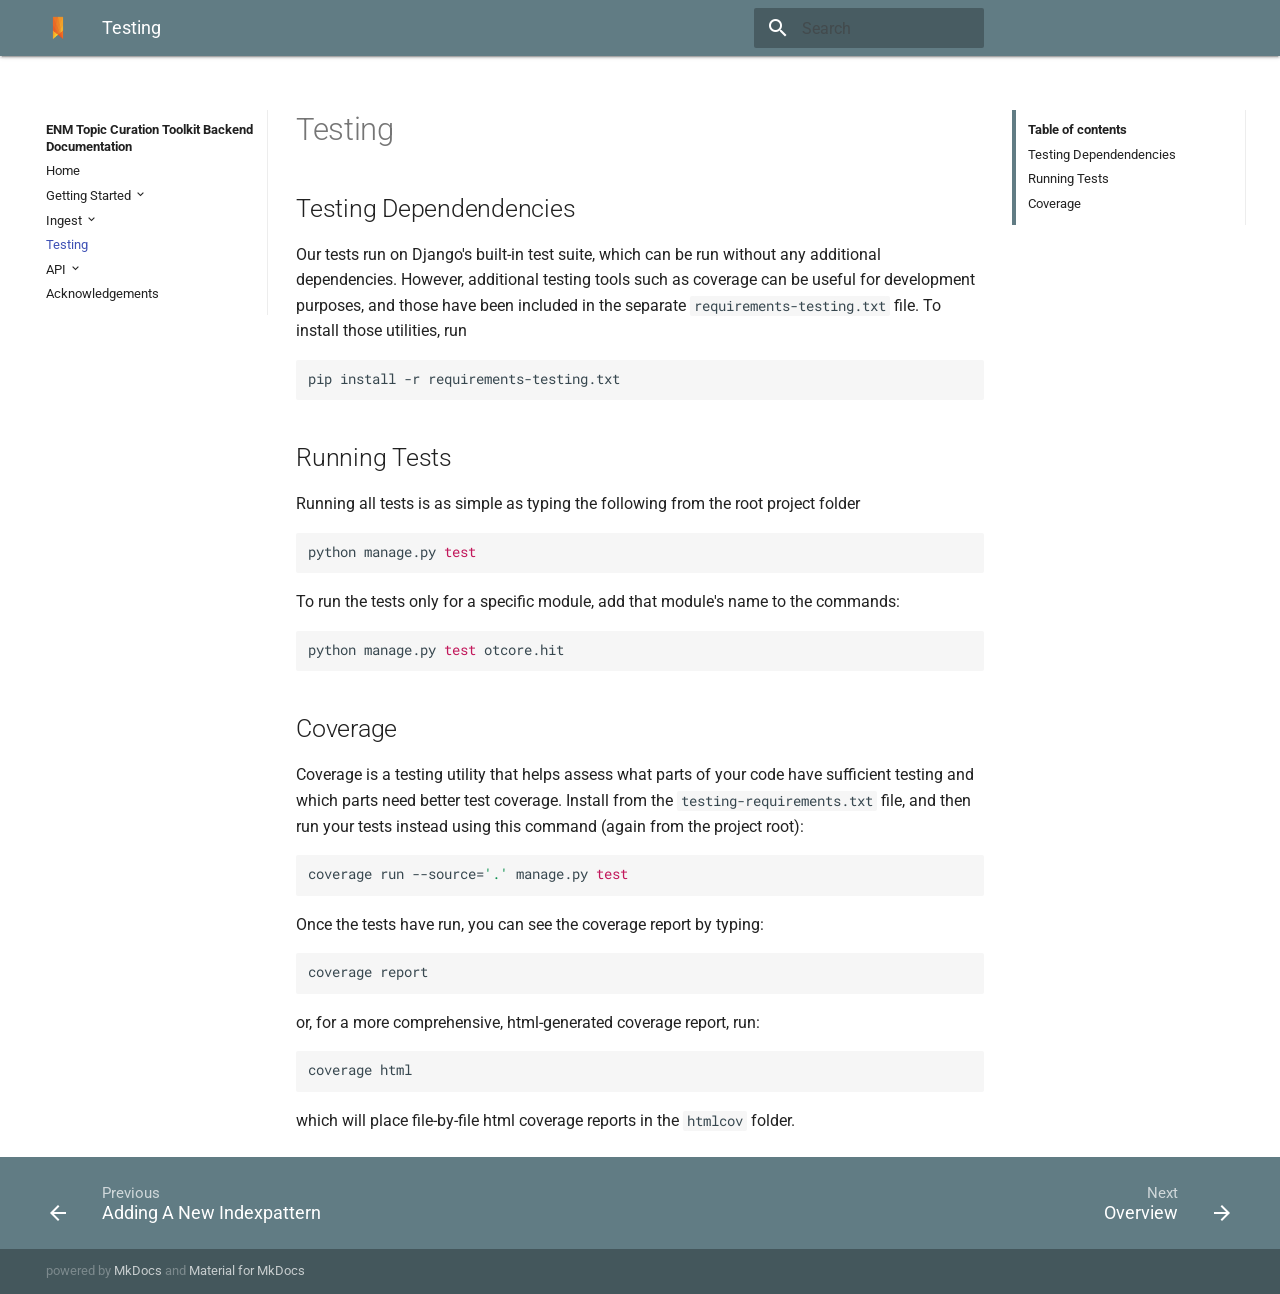
<file: documentation/site/testing/index.html>
<!DOCTYPE html>
<html class="no-js">
  <head>
    
      <meta charset="utf-8">
      <meta name="viewport" content="width=device-width,initial-scale=1">
      
      
      
      
        <link rel="shortcut icon" href="../images/favicon.ico">
      
      <meta name="generator" content="mkdocs+mkdocs-material#1.0.3">
    
    
      
        <title>Testing - ENM Topic Curation Toolkit Backend Documentation</title>
      
    
    
      <script src="../assets/javascripts/modernizr-facb31f4a3.js"></script>
    
    
      
        
        
        
        <link rel="stylesheet" href="https://fonts.googleapis.com/css?family=Roboto:300,400,400i,700|Roboto+Mono">
        <style>body,input{font-family:"Roboto","Helvetica Neue",Helvetica,Arial,sans-serif}code,kbd,pre{font-family:"Roboto Mono","Courier New",Courier,monospace}</style>
      
      <link rel="stylesheet" href="https://fonts.googleapis.com/icon?family=Material+Icons">
    
    
      <link rel="stylesheet" href="../assets/stylesheets/application-f3ab63f78a.css">
      
      
        <link rel="stylesheet" href="../stylesheets/otl_docs.css">
      
    
    
  </head>
  
  
  
  
    <body>
  
    <svg class="md-svg">
      <defs>
        
        
      </defs>
    </svg>
    <input class="md-toggle" data-md-toggle="drawer" type="checkbox" id="drawer">
    <input class="md-toggle" data-md-toggle="search" type="checkbox" id="search">
    <label class="md-overlay" data-md-component="overlay" for="drawer"></label>
    
      <header class="md-header">
  <nav class="md-header-nav md-grid">
    <div class="md-flex">
      <div class="md-flex__cell md-flex__cell--shrink">
        <a href=".." title="ENM Topic Curation Toolkit Backend Documentation" class=" md-logo  md-header-nav__button">
          
            <img src="../images/Logo.png" width="24" height="24">
          
        </a>
      </div>
      <div class="md-flex__cell md-flex__cell--shrink">
        <label class="md-icon md-icon--menu md-header-nav__button" for="drawer"></label>
      </div>
      <div class="md-flex__cell md-flex__cell--stretch">
        <span class="md-flex__ellipsis md-header-nav__title">
          
            
              
            
            Testing
          
        </span>
      </div>
      <div class="md-flex__cell md-flex__cell--shrink">
        
          <label class="md-icon md-icon--search md-header-nav__button" for="search"></label>
          
<div class="md-search" data-md-component="search">
  <div class="md-search__overlay"></div>
  <div class="md-search__inner">
    <form class="md-search__form" name="search">
      <input type="text" class="md-search__input" name="query" placeholder="Search" accesskey="s" autocapitalize="off" autocorrect="off" autocomplete="off" spellcheck="false">
      <label class="md-icon md-search__icon" for="search"></label>
    </form>
    <div class="md-search__output">
      <div class="md-search__scrollwrap" data-md-scrollfix>
        <div class="md-search-result" data-md-component="result"></div>
      </div>
    </div>
  </div>
</div>
        
      </div>
      <div class="md-flex__cell md-flex__cell--shrink">
          <div class="md-header-nav__source">
            
          </div>
      </div>
    </div>
  </nav>
</header>
    
    <div class="md-container">
      <main class="md-main">
        <div class="md-main__inner md-grid" data-md-component="container">
          
            
              <div class="md-sidebar md-sidebar--primary" data-md-component="navigation">
                <div class="md-sidebar__scrollwrap">
                  <div class="md-sidebar__inner">
                    <nav class="md-nav md-nav--primary">
  <label class="md-nav__title md-nav__title--site" for="drawer">
    <i class=" md-logo  md-nav__button">
      
        <img src="../images/Logo.png">
      
    </i>
    ENM Topic Curation Toolkit Backend Documentation
  </label>
  
  <ul class="md-nav__list" data-md-scrollfix>
    
      
      
  <li class="md-nav__item">
    
      <a href=".." title="Home" class="md-nav__link">
        Home
      </a>
    
  </li>

    
      
      
  <li class="md-nav__item md-nav__item--nested">
    
      <input class="md-toggle md-nav__toggle" data-md-toggle="nav-2" type="checkbox" id="nav-2">
    
    <label class="md-nav__link" for="nav-2">
      Getting Started
    </label>
    <nav class="md-nav" data-md-component="collapsible">
      <label class="md-nav__title" for="nav-2">
        Getting Started
      </label>
      <ul class="md-nav__list" data-md-scrollfix>
        
        
          
          
  <li class="md-nav__item">
    
      <a href="../installation/" title="Installation" class="md-nav__link">
        Installation
      </a>
    
  </li>

        
          
          
  <li class="md-nav__item">
    
      <a href="../setup/" title="Setup" class="md-nav__link">
        Setup
      </a>
    
  </li>

        
      </ul>
    </nav>
  </li>

    
      
      
  <li class="md-nav__item md-nav__item--nested">
    
      <input class="md-toggle md-nav__toggle" data-md-toggle="nav-3" type="checkbox" id="nav-3">
    
    <label class="md-nav__link" for="nav-3">
      Ingest
    </label>
    <nav class="md-nav" data-md-component="collapsible">
      <label class="md-nav__title" for="nav-3">
        Ingest
      </label>
      <ul class="md-nav__list" data-md-scrollfix>
        
        
          
          
  <li class="md-nav__item">
    
      <a href="../new/" title="Adding A New EPUB" class="md-nav__link">
        Adding A New EPUB
      </a>
    
  </li>

        
          
          
  <li class="md-nav__item">
    
      <a href="../indexpatterns/" title="Adding A New Indexpattern" class="md-nav__link">
        Adding A New Indexpattern
      </a>
    
  </li>

        
      </ul>
    </nav>
  </li>

    
      
      
  <li class="md-nav__item">
    
    <input class="md-toggle md-nav__toggle" data-md-toggle="toc" type="checkbox" id="toc">
    
    
      <label class="md-nav__link md-nav__link--active" for="toc">
        Testing
      </label>
    
    <a href="./" title="Testing" class="md-nav__link md-nav__link--active">
      Testing
    </a>
    
      
<nav class="md-nav md-nav--secondary">
  
  
  
    <label class="md-nav__title" for="toc">Table of contents</label>
    <ul class="md-nav__list" data-md-scrollfix>
      
        <li class="md-nav__item">
  <a href="#testing-dependendencies" title="Testing Dependendencies" class="md-nav__link">
    Testing Dependendencies
  </a>
  
</li>
      
        <li class="md-nav__item">
  <a href="#running-tests" title="Running Tests" class="md-nav__link">
    Running Tests
  </a>
  
</li>
      
        <li class="md-nav__item">
  <a href="#coverage" title="Coverage" class="md-nav__link">
    Coverage
  </a>
  
</li>
      
    </ul>
  
</nav>
    
  </li>

    
      
      
  <li class="md-nav__item md-nav__item--nested">
    
      <input class="md-toggle md-nav__toggle" data-md-toggle="nav-5" type="checkbox" id="nav-5">
    
    <label class="md-nav__link" for="nav-5">
      API
    </label>
    <nav class="md-nav" data-md-component="collapsible">
      <label class="md-nav__title" for="nav-5">
        API
      </label>
      <ul class="md-nav__list" data-md-scrollfix>
        
        
          
          
  <li class="md-nav__item">
    
      <a href="../api/overview/" title="Overview" class="md-nav__link">
        Overview
      </a>
    
  </li>

        
          
          
  <li class="md-nav__item">
    
      <a href="../api/topics/" title="Topics" class="md-nav__link">
        Topics
      </a>
    
  </li>

        
          
          
  <li class="md-nav__item">
    
      <a href="../api/sources/" title="Sources" class="md-nav__link">
        Sources
      </a>
    
  </li>

        
          
          
  <li class="md-nav__item">
    
      <a href="../api/relations/" title="Relations" class="md-nav__link">
        Relations
      </a>
    
  </li>

        
      </ul>
    </nav>
  </li>

    
      
      
  <li class="md-nav__item">
    
      <a href="../credits/" title="Acknowledgements" class="md-nav__link">
        Acknowledgements
      </a>
    
  </li>

    
  </ul>
</nav>
                  </div>
                </div>
              </div>
            
            
              <div class="md-sidebar md-sidebar--secondary" data-md-component="toc">
                <div class="md-sidebar__scrollwrap">
                  <div class="md-sidebar__inner">
                    
<nav class="md-nav md-nav--secondary">
  
  
  
    <label class="md-nav__title" for="toc">Table of contents</label>
    <ul class="md-nav__list" data-md-scrollfix>
      
        <li class="md-nav__item">
  <a href="#testing-dependendencies" title="Testing Dependendencies" class="md-nav__link">
    Testing Dependendencies
  </a>
  
</li>
      
        <li class="md-nav__item">
  <a href="#running-tests" title="Running Tests" class="md-nav__link">
    Running Tests
  </a>
  
</li>
      
        <li class="md-nav__item">
  <a href="#coverage" title="Coverage" class="md-nav__link">
    Coverage
  </a>
  
</li>
      
    </ul>
  
</nav>
                  </div>
                </div>
              </div>
            
          
          <div class="md-content">
            <article class="md-content__inner md-typeset">
               
              
                
                  <h1>Testing</h1>
                
                <h2 id="testing-dependendencies">Testing Dependendencies</h2>
<p>Our tests run on Django's built-in test suite, which can be run without any additional dependencies.  However, additional testing tools such as coverage can be useful for development purposes, and those have been included in the separate <code>requirements-testing.txt</code> file.  To install those utilities, run</p>
<div class="codehilite"><pre><span></span>pip install -r requirements-testing.txt
</pre></div>


<h2 id="running-tests">Running Tests</h2>
<p>Running all tests is as simple as typing the following from the root project folder</p>
<div class="codehilite"><pre><span></span>python manage.py <span class="nb">test</span>
</pre></div>


<p>To run the tests only for a specific module, add that module's name to the commands:</p>
<div class="codehilite"><pre><span></span>python manage.py <span class="nb">test</span> otcore.hit
</pre></div>


<h2 id="coverage">Coverage</h2>
<p>Coverage is a testing utility that helps assess what parts of your code have sufficient testing and which parts need better test coverage.  Install from the <code>testing-requirements.txt</code> file, and then run your tests instead using this command (again from the project root):</p>
<div class="codehilite"><pre><span></span>coverage run --source<span class="o">=</span><span class="s1">&#39;.&#39;</span> manage.py <span class="nb">test</span>
</pre></div>


<p>Once the tests have run, you can see the coverage report by typing:</p>
<div class="codehilite"><pre><span></span>coverage report
</pre></div>


<p>or, for a more comprehensive, html-generated coverage report, run:</p>
<div class="codehilite"><pre><span></span>coverage html
</pre></div>


<p>which will place file-by-file html coverage reports in the <code>htmlcov</code> folder.</p>
              
            </article>
          </div>
        </div>
      </main>
      
        
<footer class="md-footer">
  
    <div class="md-footer-nav">
      <nav class="md-footer-nav__inner md-grid">
        
          <a href="../indexpatterns/" title="Adding A New Indexpattern" class="md-flex md-footer-nav__link md-footer-nav__link--prev" rel="prev">
            <div class="md-flex__cell md-flex__cell--shrink">
              <i class="md-icon md-icon--arrow-back md-footer-nav__button"></i>
            </div>
            <div class="md-flex__cell md-flex__cell--stretch md-footer-nav__title">
              <span class="md-flex__ellipsis">
                <span class="md-footer-nav__direction">
                  Previous
                </span>
                Adding A New Indexpattern
              </span>
            </div>
          </a>
        
        
          <a href="../api/overview/" title="Overview" class="md-flex md-footer-nav__link md-footer-nav__link--next" rel="next">
            <div class="md-flex__cell md-flex__cell--stretch md-footer-nav__title">
              <span class="md-flex__ellipsis">
                <span class="md-footer-nav__direction">
                  Next
                </span>
                Overview
              </span>
            </div>
            <div class="md-flex__cell md-flex__cell--shrink">
              <i class="md-icon md-icon--arrow-forward md-footer-nav__button"></i>
            </div>
          </a>
        
      </nav>
    </div>
  
  <div class="md-footer-meta md-typeset">
    <div class="md-footer-meta__inner md-grid">
      <div class="md-footer-copyright">
        
        powered by
        <a href="http://www.mkdocs.org" title="MkDocs">MkDocs</a>
        and
        <a href="http://squidfunk.github.io/mkdocs-material/" title="Material for MkDocs">
          Material for MkDocs</a>
      </div>
      
        
      
    </div>
  </div>
</footer>
      
    </div>
    
      <script src="../assets/javascripts/application-2afe21e0b2.js"></script>
      <script>var config={url:{base:".."}},app=new Application(config);app.initialize()</script>
      
    
    
      
    
  </body>
</html>
</file>
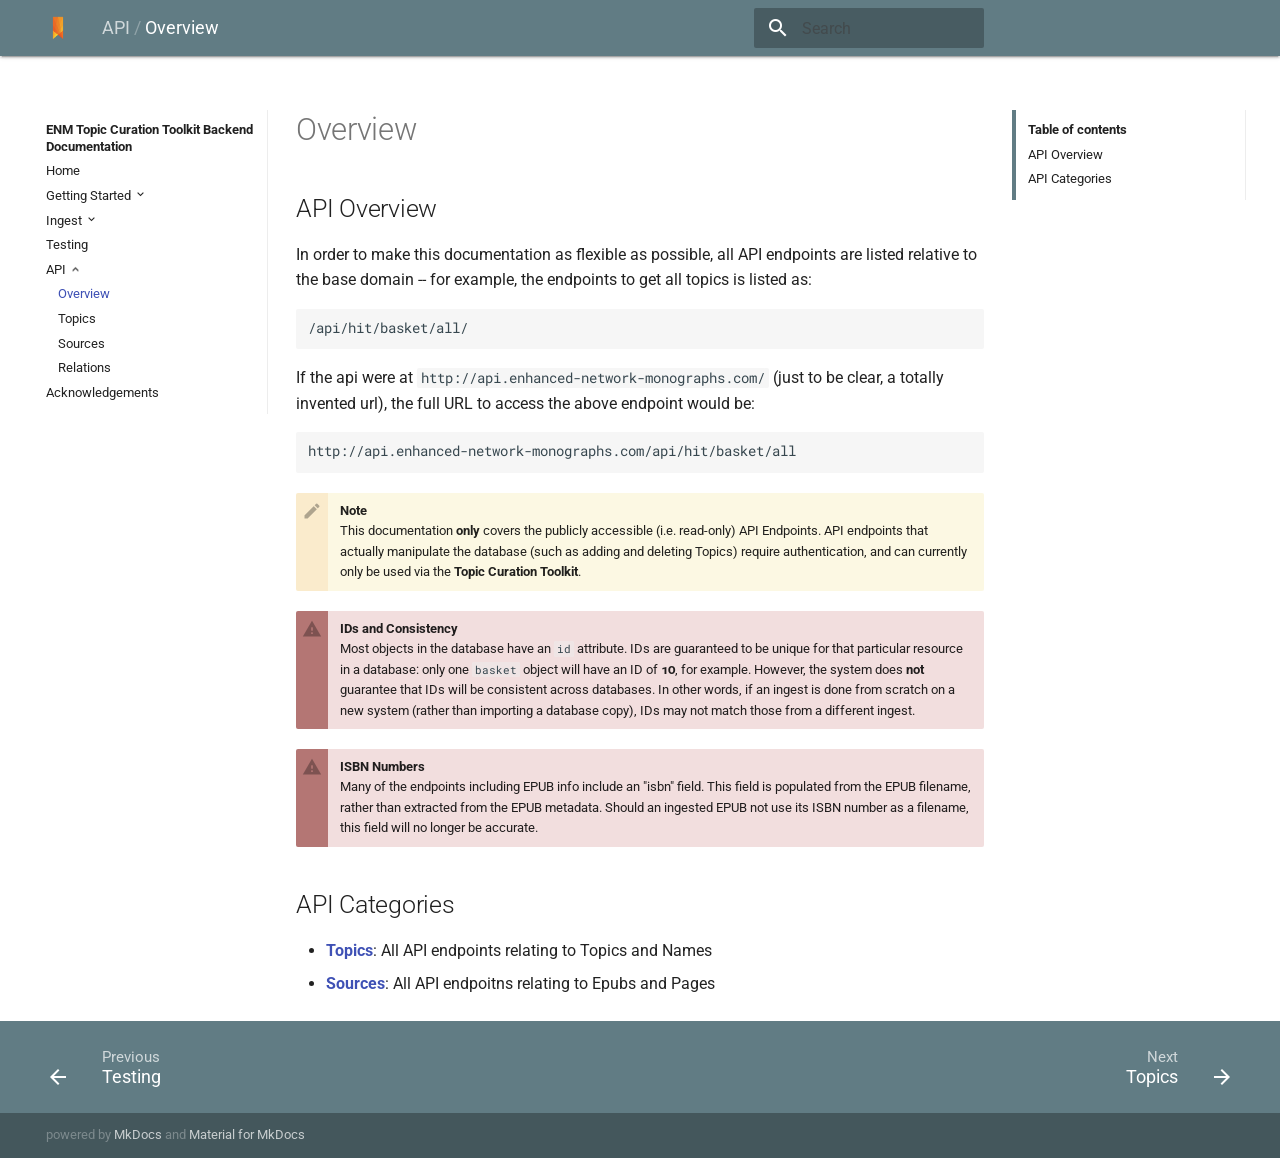
<file: documentation/site/api/overview/index.html>
<!DOCTYPE html>
<html class="no-js">
  <head>
    
      <meta charset="utf-8">
      <meta name="viewport" content="width=device-width,initial-scale=1">
      
      
      
      
        <link rel="shortcut icon" href="../../images/favicon.ico">
      
      <meta name="generator" content="mkdocs+mkdocs-material#1.0.3">
    
    
      
        <title>Overview - ENM Topic Curation Toolkit Backend Documentation</title>
      
    
    
      <script src="../../assets/javascripts/modernizr-facb31f4a3.js"></script>
    
    
      
        
        
        
        <link rel="stylesheet" href="https://fonts.googleapis.com/css?family=Roboto:300,400,400i,700|Roboto+Mono">
        <style>body,input{font-family:"Roboto","Helvetica Neue",Helvetica,Arial,sans-serif}code,kbd,pre{font-family:"Roboto Mono","Courier New",Courier,monospace}</style>
      
      <link rel="stylesheet" href="https://fonts.googleapis.com/icon?family=Material+Icons">
    
    
      <link rel="stylesheet" href="../../assets/stylesheets/application-f3ab63f78a.css">
      
      
        <link rel="stylesheet" href="../../stylesheets/otl_docs.css">
      
    
    
  </head>
  
  
  
  
    <body>
  
    <svg class="md-svg">
      <defs>
        
        
      </defs>
    </svg>
    <input class="md-toggle" data-md-toggle="drawer" type="checkbox" id="drawer">
    <input class="md-toggle" data-md-toggle="search" type="checkbox" id="search">
    <label class="md-overlay" data-md-component="overlay" for="drawer"></label>
    
      <header class="md-header">
  <nav class="md-header-nav md-grid">
    <div class="md-flex">
      <div class="md-flex__cell md-flex__cell--shrink">
        <a href="../.." title="ENM Topic Curation Toolkit Backend Documentation" class=" md-logo  md-header-nav__button">
          
            <img src="../../images/Logo.png" width="24" height="24">
          
        </a>
      </div>
      <div class="md-flex__cell md-flex__cell--shrink">
        <label class="md-icon md-icon--menu md-header-nav__button" for="drawer"></label>
      </div>
      <div class="md-flex__cell md-flex__cell--stretch">
        <span class="md-flex__ellipsis md-header-nav__title">
          
            
              
                <span class="md-header-nav__parent">
                  API
                </span>
              
            
            Overview
          
        </span>
      </div>
      <div class="md-flex__cell md-flex__cell--shrink">
        
          <label class="md-icon md-icon--search md-header-nav__button" for="search"></label>
          
<div class="md-search" data-md-component="search">
  <div class="md-search__overlay"></div>
  <div class="md-search__inner">
    <form class="md-search__form" name="search">
      <input type="text" class="md-search__input" name="query" placeholder="Search" accesskey="s" autocapitalize="off" autocorrect="off" autocomplete="off" spellcheck="false">
      <label class="md-icon md-search__icon" for="search"></label>
    </form>
    <div class="md-search__output">
      <div class="md-search__scrollwrap" data-md-scrollfix>
        <div class="md-search-result" data-md-component="result"></div>
      </div>
    </div>
  </div>
</div>
        
      </div>
      <div class="md-flex__cell md-flex__cell--shrink">
          <div class="md-header-nav__source">
            
          </div>
      </div>
    </div>
  </nav>
</header>
    
    <div class="md-container">
      <main class="md-main">
        <div class="md-main__inner md-grid" data-md-component="container">
          
            
              <div class="md-sidebar md-sidebar--primary" data-md-component="navigation">
                <div class="md-sidebar__scrollwrap">
                  <div class="md-sidebar__inner">
                    <nav class="md-nav md-nav--primary">
  <label class="md-nav__title md-nav__title--site" for="drawer">
    <i class=" md-logo  md-nav__button">
      
        <img src="../../images/Logo.png">
      
    </i>
    ENM Topic Curation Toolkit Backend Documentation
  </label>
  
  <ul class="md-nav__list" data-md-scrollfix>
    
      
      
  <li class="md-nav__item">
    
      <a href="../.." title="Home" class="md-nav__link">
        Home
      </a>
    
  </li>

    
      
      
  <li class="md-nav__item md-nav__item--nested">
    
      <input class="md-toggle md-nav__toggle" data-md-toggle="nav-2" type="checkbox" id="nav-2">
    
    <label class="md-nav__link" for="nav-2">
      Getting Started
    </label>
    <nav class="md-nav" data-md-component="collapsible">
      <label class="md-nav__title" for="nav-2">
        Getting Started
      </label>
      <ul class="md-nav__list" data-md-scrollfix>
        
        
          
          
  <li class="md-nav__item">
    
      <a href="../../installation/" title="Installation" class="md-nav__link">
        Installation
      </a>
    
  </li>

        
          
          
  <li class="md-nav__item">
    
      <a href="../../setup/" title="Setup" class="md-nav__link">
        Setup
      </a>
    
  </li>

        
      </ul>
    </nav>
  </li>

    
      
      
  <li class="md-nav__item md-nav__item--nested">
    
      <input class="md-toggle md-nav__toggle" data-md-toggle="nav-3" type="checkbox" id="nav-3">
    
    <label class="md-nav__link" for="nav-3">
      Ingest
    </label>
    <nav class="md-nav" data-md-component="collapsible">
      <label class="md-nav__title" for="nav-3">
        Ingest
      </label>
      <ul class="md-nav__list" data-md-scrollfix>
        
        
          
          
  <li class="md-nav__item">
    
      <a href="../../new/" title="Adding A New EPUB" class="md-nav__link">
        Adding A New EPUB
      </a>
    
  </li>

        
          
          
  <li class="md-nav__item">
    
      <a href="../../indexpatterns/" title="Adding A New Indexpattern" class="md-nav__link">
        Adding A New Indexpattern
      </a>
    
  </li>

        
      </ul>
    </nav>
  </li>

    
      
      
  <li class="md-nav__item">
    
      <a href="../../testing/" title="Testing" class="md-nav__link">
        Testing
      </a>
    
  </li>

    
      
      
  <li class="md-nav__item md-nav__item--nested">
    
      <input class="md-toggle md-nav__toggle" data-md-toggle="nav-5" type="checkbox" id="nav-5" checked>
    
    <label class="md-nav__link" for="nav-5">
      API
    </label>
    <nav class="md-nav" data-md-component="collapsible">
      <label class="md-nav__title" for="nav-5">
        API
      </label>
      <ul class="md-nav__list" data-md-scrollfix>
        
        
          
          
  <li class="md-nav__item">
    
    <input class="md-toggle md-nav__toggle" data-md-toggle="toc" type="checkbox" id="toc">
    
    
      <label class="md-nav__link md-nav__link--active" for="toc">
        Overview
      </label>
    
    <a href="./" title="Overview" class="md-nav__link md-nav__link--active">
      Overview
    </a>
    
      
<nav class="md-nav md-nav--secondary">
  
  
  
    <label class="md-nav__title" for="toc">Table of contents</label>
    <ul class="md-nav__list" data-md-scrollfix>
      
        <li class="md-nav__item">
  <a href="#api-overview" title="API Overview" class="md-nav__link">
    API Overview
  </a>
  
</li>
      
        <li class="md-nav__item">
  <a href="#api-categories" title="API Categories" class="md-nav__link">
    API Categories
  </a>
  
</li>
      
    </ul>
  
</nav>
    
  </li>

        
          
          
  <li class="md-nav__item">
    
      <a href="../topics/" title="Topics" class="md-nav__link">
        Topics
      </a>
    
  </li>

        
          
          
  <li class="md-nav__item">
    
      <a href="../sources/" title="Sources" class="md-nav__link">
        Sources
      </a>
    
  </li>

        
          
          
  <li class="md-nav__item">
    
      <a href="../relations/" title="Relations" class="md-nav__link">
        Relations
      </a>
    
  </li>

        
      </ul>
    </nav>
  </li>

    
      
      
  <li class="md-nav__item">
    
      <a href="../../credits/" title="Acknowledgements" class="md-nav__link">
        Acknowledgements
      </a>
    
  </li>

    
  </ul>
</nav>
                  </div>
                </div>
              </div>
            
            
              <div class="md-sidebar md-sidebar--secondary" data-md-component="toc">
                <div class="md-sidebar__scrollwrap">
                  <div class="md-sidebar__inner">
                    
<nav class="md-nav md-nav--secondary">
  
  
  
    <label class="md-nav__title" for="toc">Table of contents</label>
    <ul class="md-nav__list" data-md-scrollfix>
      
        <li class="md-nav__item">
  <a href="#api-overview" title="API Overview" class="md-nav__link">
    API Overview
  </a>
  
</li>
      
        <li class="md-nav__item">
  <a href="#api-categories" title="API Categories" class="md-nav__link">
    API Categories
  </a>
  
</li>
      
    </ul>
  
</nav>
                  </div>
                </div>
              </div>
            
          
          <div class="md-content">
            <article class="md-content__inner md-typeset">
               
              
                
                  <h1>Overview</h1>
                
                <h2 id="api-overview">API Overview</h2>
<p>In order to make this documentation as flexible as possible, all API endpoints are listed relative to the base domain -- for example, the endpoints to get all topics is listed as:</p>
<div class="codehilite"><pre><span></span>/api/hit/basket/all/
</pre></div>


<p>If the api were at <code>http://api.enhanced-network-monographs.com/</code> (just to be clear, a totally invented url), the full URL to access the above endpoint would be:</p>
<div class="codehilite"><pre><span></span>http://api.enhanced-network-monographs.com/api/hit/basket/all
</pre></div>


<div class="admonition note">
<p class="admonition-title">Note</p>
<p>This documentation <strong>only</strong> covers the publicly accessible (i.e. read-only) API Endpoints. API endpoints that actually manipulate the database (such as adding and deleting Topics) require authentication, and can currently only be used via the <strong>Topic Curation Toolkit</strong>.</p>
</div>
<div class="admonition warning">
<p class="admonition-title">IDs and Consistency</p>
<p>Most objects in the database have an <code>id</code> attribute. IDs are guaranteed to be unique for that particular resource in a database: only one <code>basket</code> object will have an ID of <strong>10</strong>, for example.  However, the system does <strong>not</strong> guarantee that IDs will be consistent across databases.  In other words, if an ingest is done from scratch on a new system (rather than importing a database copy), IDs may not match those from a different ingest.</p>
</div>
<div class="admonition warning">
<p class="admonition-title">ISBN Numbers</p>
<p>Many of the endpoints including EPUB info include an "isbn" field. This field is populated from the EPUB filename, rather than extracted from the EPUB metadata. Should an ingested EPUB not use its ISBN number as a filename, this field will no longer be accurate.</p>
</div>
<h2 id="api-categories">API Categories</h2>
<ul>
<li><strong><a href="../topics">Topics</a></strong>: All API endpoints relating to Topics and Names</li>
<li><strong><a href="../sources">Sources</a></strong>: All API endpoitns relating to Epubs and Pages</li>
</ul>
              
            </article>
          </div>
        </div>
      </main>
      
        
<footer class="md-footer">
  
    <div class="md-footer-nav">
      <nav class="md-footer-nav__inner md-grid">
        
          <a href="../../testing/" title="Testing" class="md-flex md-footer-nav__link md-footer-nav__link--prev" rel="prev">
            <div class="md-flex__cell md-flex__cell--shrink">
              <i class="md-icon md-icon--arrow-back md-footer-nav__button"></i>
            </div>
            <div class="md-flex__cell md-flex__cell--stretch md-footer-nav__title">
              <span class="md-flex__ellipsis">
                <span class="md-footer-nav__direction">
                  Previous
                </span>
                Testing
              </span>
            </div>
          </a>
        
        
          <a href="../topics/" title="Topics" class="md-flex md-footer-nav__link md-footer-nav__link--next" rel="next">
            <div class="md-flex__cell md-flex__cell--stretch md-footer-nav__title">
              <span class="md-flex__ellipsis">
                <span class="md-footer-nav__direction">
                  Next
                </span>
                Topics
              </span>
            </div>
            <div class="md-flex__cell md-flex__cell--shrink">
              <i class="md-icon md-icon--arrow-forward md-footer-nav__button"></i>
            </div>
          </a>
        
      </nav>
    </div>
  
  <div class="md-footer-meta md-typeset">
    <div class="md-footer-meta__inner md-grid">
      <div class="md-footer-copyright">
        
        powered by
        <a href="http://www.mkdocs.org" title="MkDocs">MkDocs</a>
        and
        <a href="http://squidfunk.github.io/mkdocs-material/" title="Material for MkDocs">
          Material for MkDocs</a>
      </div>
      
        
      
    </div>
  </div>
</footer>
      
    </div>
    
      <script src="../../assets/javascripts/application-2afe21e0b2.js"></script>
      <script>var config={url:{base:"../.."}},app=new Application(config);app.initialize()</script>
      
    
    
      
    
  </body>
</html>
</file>
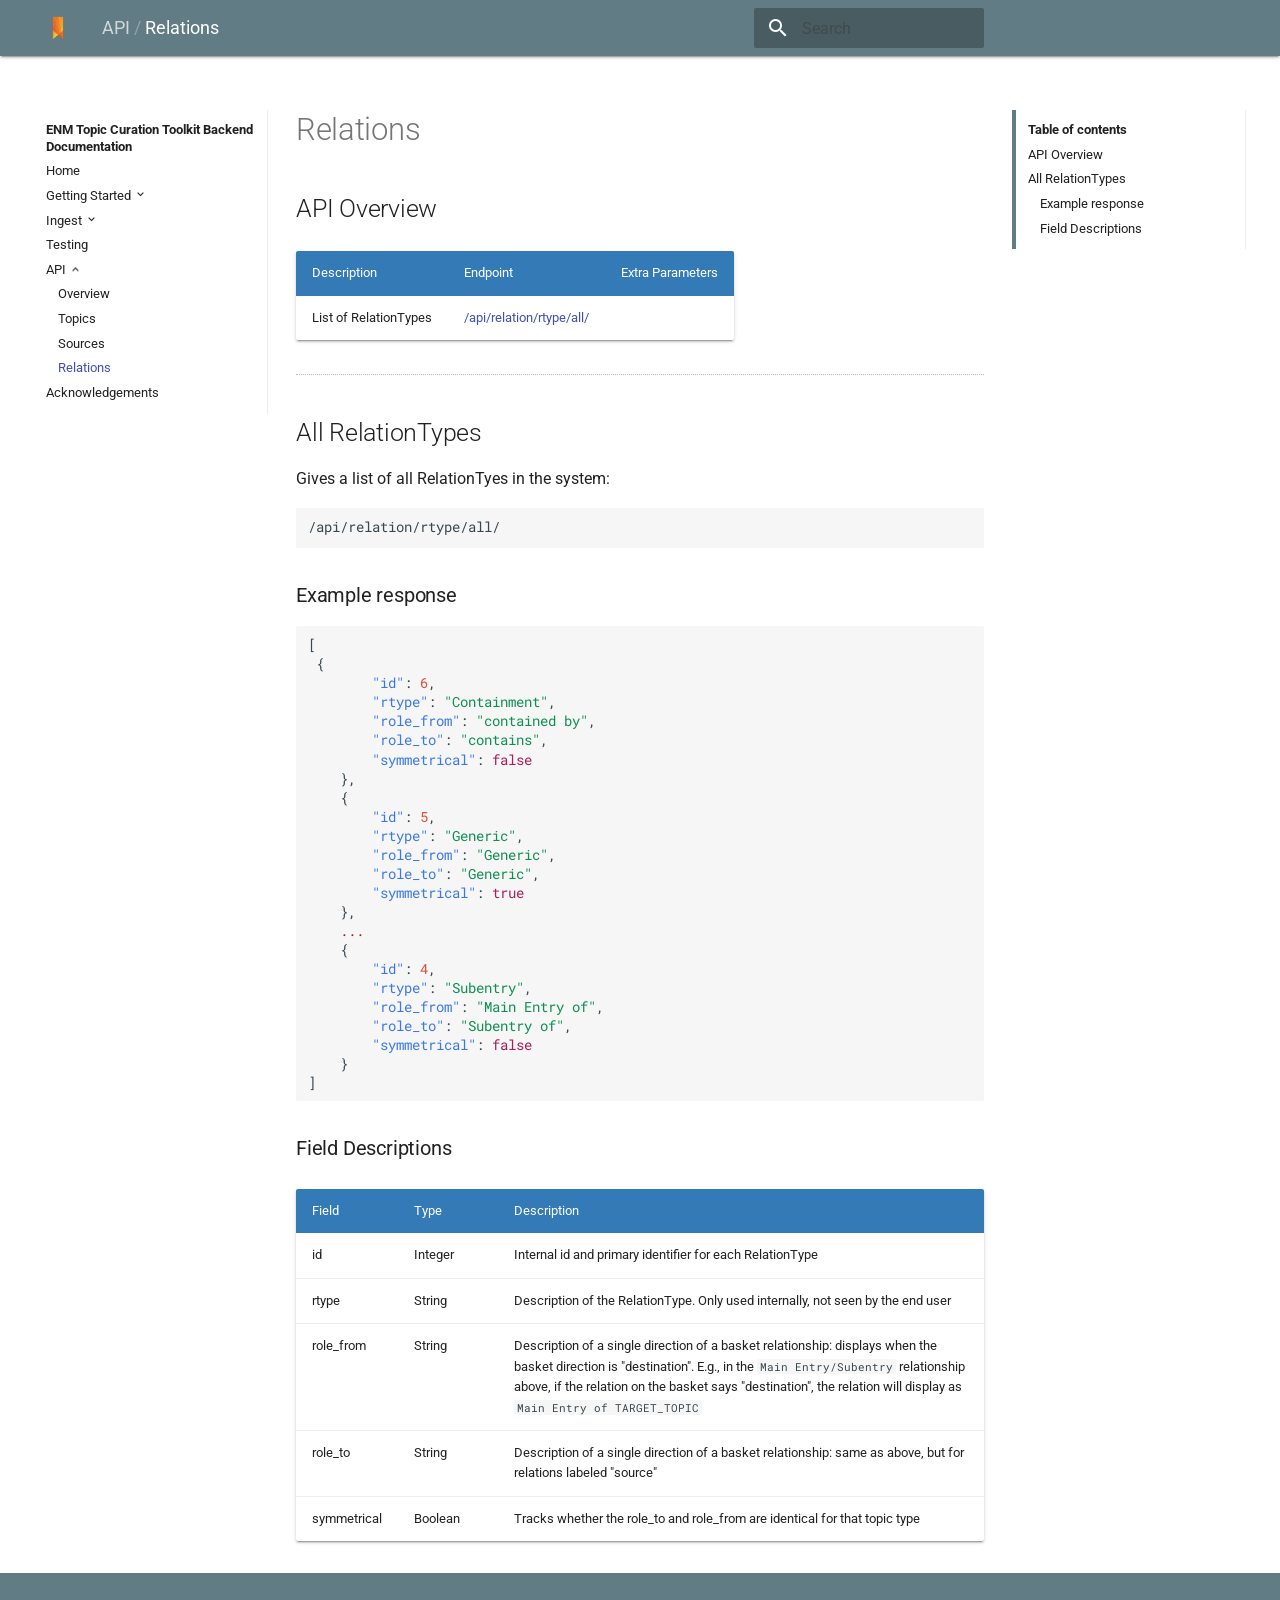
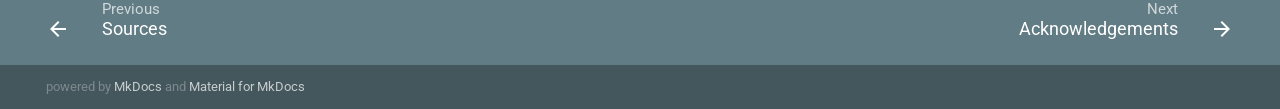
<file: documentation/site/api/relations/index.html>
<!DOCTYPE html>
<html class="no-js">
  <head>
    
      <meta charset="utf-8">
      <meta name="viewport" content="width=device-width,initial-scale=1">
      
      
      
      
        <link rel="shortcut icon" href="../../images/favicon.ico">
      
      <meta name="generator" content="mkdocs+mkdocs-material#1.0.3">
    
    
      
        <title>Relations - ENM Topic Curation Toolkit Backend Documentation</title>
      
    
    
      <script src="../../assets/javascripts/modernizr-facb31f4a3.js"></script>
    
    
      
        
        
        
        <link rel="stylesheet" href="https://fonts.googleapis.com/css?family=Roboto:300,400,400i,700|Roboto+Mono">
        <style>body,input{font-family:"Roboto","Helvetica Neue",Helvetica,Arial,sans-serif}code,kbd,pre{font-family:"Roboto Mono","Courier New",Courier,monospace}</style>
      
      <link rel="stylesheet" href="https://fonts.googleapis.com/icon?family=Material+Icons">
    
    
      <link rel="stylesheet" href="../../assets/stylesheets/application-f3ab63f78a.css">
      
      
        <link rel="stylesheet" href="../../stylesheets/otl_docs.css">
      
    
    
  </head>
  
  
  
  
    <body>
  
    <svg class="md-svg">
      <defs>
        
        
      </defs>
    </svg>
    <input class="md-toggle" data-md-toggle="drawer" type="checkbox" id="drawer">
    <input class="md-toggle" data-md-toggle="search" type="checkbox" id="search">
    <label class="md-overlay" data-md-component="overlay" for="drawer"></label>
    
      <header class="md-header">
  <nav class="md-header-nav md-grid">
    <div class="md-flex">
      <div class="md-flex__cell md-flex__cell--shrink">
        <a href="../.." title="ENM Topic Curation Toolkit Backend Documentation" class=" md-logo  md-header-nav__button">
          
            <img src="../../images/Logo.png" width="24" height="24">
          
        </a>
      </div>
      <div class="md-flex__cell md-flex__cell--shrink">
        <label class="md-icon md-icon--menu md-header-nav__button" for="drawer"></label>
      </div>
      <div class="md-flex__cell md-flex__cell--stretch">
        <span class="md-flex__ellipsis md-header-nav__title">
          
            
              
                <span class="md-header-nav__parent">
                  API
                </span>
              
            
            Relations
          
        </span>
      </div>
      <div class="md-flex__cell md-flex__cell--shrink">
        
          <label class="md-icon md-icon--search md-header-nav__button" for="search"></label>
          
<div class="md-search" data-md-component="search">
  <div class="md-search__overlay"></div>
  <div class="md-search__inner">
    <form class="md-search__form" name="search">
      <input type="text" class="md-search__input" name="query" placeholder="Search" accesskey="s" autocapitalize="off" autocorrect="off" autocomplete="off" spellcheck="false">
      <label class="md-icon md-search__icon" for="search"></label>
    </form>
    <div class="md-search__output">
      <div class="md-search__scrollwrap" data-md-scrollfix>
        <div class="md-search-result" data-md-component="result"></div>
      </div>
    </div>
  </div>
</div>
        
      </div>
      <div class="md-flex__cell md-flex__cell--shrink">
          <div class="md-header-nav__source">
            
          </div>
      </div>
    </div>
  </nav>
</header>
    
    <div class="md-container">
      <main class="md-main">
        <div class="md-main__inner md-grid" data-md-component="container">
          
            
              <div class="md-sidebar md-sidebar--primary" data-md-component="navigation">
                <div class="md-sidebar__scrollwrap">
                  <div class="md-sidebar__inner">
                    <nav class="md-nav md-nav--primary">
  <label class="md-nav__title md-nav__title--site" for="drawer">
    <i class=" md-logo  md-nav__button">
      
        <img src="../../images/Logo.png">
      
    </i>
    ENM Topic Curation Toolkit Backend Documentation
  </label>
  
  <ul class="md-nav__list" data-md-scrollfix>
    
      
      
  <li class="md-nav__item">
    
      <a href="../.." title="Home" class="md-nav__link">
        Home
      </a>
    
  </li>

    
      
      
  <li class="md-nav__item md-nav__item--nested">
    
      <input class="md-toggle md-nav__toggle" data-md-toggle="nav-2" type="checkbox" id="nav-2">
    
    <label class="md-nav__link" for="nav-2">
      Getting Started
    </label>
    <nav class="md-nav" data-md-component="collapsible">
      <label class="md-nav__title" for="nav-2">
        Getting Started
      </label>
      <ul class="md-nav__list" data-md-scrollfix>
        
        
          
          
  <li class="md-nav__item">
    
      <a href="../../installation/" title="Installation" class="md-nav__link">
        Installation
      </a>
    
  </li>

        
          
          
  <li class="md-nav__item">
    
      <a href="../../setup/" title="Setup" class="md-nav__link">
        Setup
      </a>
    
  </li>

        
      </ul>
    </nav>
  </li>

    
      
      
  <li class="md-nav__item md-nav__item--nested">
    
      <input class="md-toggle md-nav__toggle" data-md-toggle="nav-3" type="checkbox" id="nav-3">
    
    <label class="md-nav__link" for="nav-3">
      Ingest
    </label>
    <nav class="md-nav" data-md-component="collapsible">
      <label class="md-nav__title" for="nav-3">
        Ingest
      </label>
      <ul class="md-nav__list" data-md-scrollfix>
        
        
          
          
  <li class="md-nav__item">
    
      <a href="../../new/" title="Adding A New EPUB" class="md-nav__link">
        Adding A New EPUB
      </a>
    
  </li>

        
          
          
  <li class="md-nav__item">
    
      <a href="../../indexpatterns/" title="Adding A New Indexpattern" class="md-nav__link">
        Adding A New Indexpattern
      </a>
    
  </li>

        
      </ul>
    </nav>
  </li>

    
      
      
  <li class="md-nav__item">
    
      <a href="../../testing/" title="Testing" class="md-nav__link">
        Testing
      </a>
    
  </li>

    
      
      
  <li class="md-nav__item md-nav__item--nested">
    
      <input class="md-toggle md-nav__toggle" data-md-toggle="nav-5" type="checkbox" id="nav-5" checked>
    
    <label class="md-nav__link" for="nav-5">
      API
    </label>
    <nav class="md-nav" data-md-component="collapsible">
      <label class="md-nav__title" for="nav-5">
        API
      </label>
      <ul class="md-nav__list" data-md-scrollfix>
        
        
          
          
  <li class="md-nav__item">
    
      <a href="../overview/" title="Overview" class="md-nav__link">
        Overview
      </a>
    
  </li>

        
          
          
  <li class="md-nav__item">
    
      <a href="../topics/" title="Topics" class="md-nav__link">
        Topics
      </a>
    
  </li>

        
          
          
  <li class="md-nav__item">
    
      <a href="../sources/" title="Sources" class="md-nav__link">
        Sources
      </a>
    
  </li>

        
          
          
  <li class="md-nav__item">
    
    <input class="md-toggle md-nav__toggle" data-md-toggle="toc" type="checkbox" id="toc">
    
    
      <label class="md-nav__link md-nav__link--active" for="toc">
        Relations
      </label>
    
    <a href="./" title="Relations" class="md-nav__link md-nav__link--active">
      Relations
    </a>
    
      
<nav class="md-nav md-nav--secondary">
  
  
  
    <label class="md-nav__title" for="toc">Table of contents</label>
    <ul class="md-nav__list" data-md-scrollfix>
      
        <li class="md-nav__item">
  <a href="#api-overview" title="API Overview" class="md-nav__link">
    API Overview
  </a>
  
</li>
      
        <li class="md-nav__item">
  <a href="#all-relationtypes" title="All RelationTypes" class="md-nav__link">
    All RelationTypes
  </a>
  
    <nav class="md-nav">
      <ul class="md-nav__list">
        
          <li class="md-nav__item">
  <a href="#example-response" title="Example response" class="md-nav__link">
    Example response
  </a>
  
</li>
        
          <li class="md-nav__item">
  <a href="#field-descriptions" title="Field Descriptions" class="md-nav__link">
    Field Descriptions
  </a>
  
</li>
        
      </ul>
    </nav>
  
</li>
      
    </ul>
  
</nav>
    
  </li>

        
      </ul>
    </nav>
  </li>

    
      
      
  <li class="md-nav__item">
    
      <a href="../../credits/" title="Acknowledgements" class="md-nav__link">
        Acknowledgements
      </a>
    
  </li>

    
  </ul>
</nav>
                  </div>
                </div>
              </div>
            
            
              <div class="md-sidebar md-sidebar--secondary" data-md-component="toc">
                <div class="md-sidebar__scrollwrap">
                  <div class="md-sidebar__inner">
                    
<nav class="md-nav md-nav--secondary">
  
  
  
    <label class="md-nav__title" for="toc">Table of contents</label>
    <ul class="md-nav__list" data-md-scrollfix>
      
        <li class="md-nav__item">
  <a href="#api-overview" title="API Overview" class="md-nav__link">
    API Overview
  </a>
  
</li>
      
        <li class="md-nav__item">
  <a href="#all-relationtypes" title="All RelationTypes" class="md-nav__link">
    All RelationTypes
  </a>
  
    <nav class="md-nav">
      <ul class="md-nav__list">
        
          <li class="md-nav__item">
  <a href="#example-response" title="Example response" class="md-nav__link">
    Example response
  </a>
  
</li>
        
          <li class="md-nav__item">
  <a href="#field-descriptions" title="Field Descriptions" class="md-nav__link">
    Field Descriptions
  </a>
  
</li>
        
      </ul>
    </nav>
  
</li>
      
    </ul>
  
</nav>
                  </div>
                </div>
              </div>
            
          
          <div class="md-content">
            <article class="md-content__inner md-typeset">
               
              
                
                  <h1>Relations</h1>
                
                <h2 id="api-overview">API Overview</h2>
<table>
<thead>
<tr>
<th>Description</th>
<th>Endpoint</th>
<th>Extra Parameters</th>
</tr>
</thead>
<tbody>
<tr>
<td>List of RelationTypes</td>
<td><a href="#all-relationtypes">/api/relation/rtype/all/</a></td>
<td></td>
</tr>
</tbody>
</table>
<hr />
<h2 id="all-relationtypes">All RelationTypes</h2>
<p>Gives a list of all RelationTyes in the system:</p>
<div class="codehilite"><pre><span></span>/api/relation/rtype/all/
</pre></div>


<h3 id="example-response">Example response</h3>
<div class="codehilite"><pre><span></span><span class="p">[</span>
 <span class="p">{</span>
        <span class="nt">&quot;id&quot;</span><span class="p">:</span> <span class="mi">6</span><span class="p">,</span>
        <span class="nt">&quot;rtype&quot;</span><span class="p">:</span> <span class="s2">&quot;Containment&quot;</span><span class="p">,</span>
        <span class="nt">&quot;role_from&quot;</span><span class="p">:</span> <span class="s2">&quot;contained by&quot;</span><span class="p">,</span>
        <span class="nt">&quot;role_to&quot;</span><span class="p">:</span> <span class="s2">&quot;contains&quot;</span><span class="p">,</span>
        <span class="nt">&quot;symmetrical&quot;</span><span class="p">:</span> <span class="kc">false</span>
    <span class="p">},</span>
    <span class="p">{</span>
        <span class="nt">&quot;id&quot;</span><span class="p">:</span> <span class="mi">5</span><span class="p">,</span>
        <span class="nt">&quot;rtype&quot;</span><span class="p">:</span> <span class="s2">&quot;Generic&quot;</span><span class="p">,</span>
        <span class="nt">&quot;role_from&quot;</span><span class="p">:</span> <span class="s2">&quot;Generic&quot;</span><span class="p">,</span>
        <span class="nt">&quot;role_to&quot;</span><span class="p">:</span> <span class="s2">&quot;Generic&quot;</span><span class="p">,</span>
        <span class="nt">&quot;symmetrical&quot;</span><span class="p">:</span> <span class="kc">true</span>
    <span class="p">},</span>
    <span class="err">...</span>
    <span class="p">{</span>
        <span class="nt">&quot;id&quot;</span><span class="p">:</span> <span class="mi">4</span><span class="p">,</span>
        <span class="nt">&quot;rtype&quot;</span><span class="p">:</span> <span class="s2">&quot;Subentry&quot;</span><span class="p">,</span>
        <span class="nt">&quot;role_from&quot;</span><span class="p">:</span> <span class="s2">&quot;Main Entry of&quot;</span><span class="p">,</span>
        <span class="nt">&quot;role_to&quot;</span><span class="p">:</span> <span class="s2">&quot;Subentry of&quot;</span><span class="p">,</span>
        <span class="nt">&quot;symmetrical&quot;</span><span class="p">:</span> <span class="kc">false</span>
    <span class="p">}</span>
<span class="p">]</span>
</pre></div>


<h3 id="field-descriptions">Field Descriptions</h3>
<table>
<thead>
<tr>
<th>Field</th>
<th>Type</th>
<th>Description</th>
</tr>
</thead>
<tbody>
<tr>
<td>id</td>
<td>Integer</td>
<td>Internal id and primary identifier for each RelationType</td>
</tr>
<tr>
<td>rtype</td>
<td>String</td>
<td>Description of the RelationType. Only used internally, not seen by the end user</td>
</tr>
<tr>
<td>role_from</td>
<td>String</td>
<td>Description of a single direction of a basket relationship: displays when the basket direction is "destination". E.g., in the <code>Main Entry/Subentry</code> relationship above, if the relation on the basket says "destination", the relation will display as <code>Main Entry of TARGET_TOPIC</code></td>
</tr>
<tr>
<td>role_to</td>
<td>String</td>
<td>Description of a single direction of a basket relationship: same as above, but for relations labeled "source"</td>
</tr>
<tr>
<td>symmetrical</td>
<td>Boolean</td>
<td>Tracks whether the role_to and role_from are identical for that topic type</td>
</tr>
</tbody>
</table>
              
            </article>
          </div>
        </div>
      </main>
      
        
<footer class="md-footer">
  
    <div class="md-footer-nav">
      <nav class="md-footer-nav__inner md-grid">
        
          <a href="../sources/" title="Sources" class="md-flex md-footer-nav__link md-footer-nav__link--prev" rel="prev">
            <div class="md-flex__cell md-flex__cell--shrink">
              <i class="md-icon md-icon--arrow-back md-footer-nav__button"></i>
            </div>
            <div class="md-flex__cell md-flex__cell--stretch md-footer-nav__title">
              <span class="md-flex__ellipsis">
                <span class="md-footer-nav__direction">
                  Previous
                </span>
                Sources
              </span>
            </div>
          </a>
        
        
          <a href="../../credits/" title="Acknowledgements" class="md-flex md-footer-nav__link md-footer-nav__link--next" rel="next">
            <div class="md-flex__cell md-flex__cell--stretch md-footer-nav__title">
              <span class="md-flex__ellipsis">
                <span class="md-footer-nav__direction">
                  Next
                </span>
                Acknowledgements
              </span>
            </div>
            <div class="md-flex__cell md-flex__cell--shrink">
              <i class="md-icon md-icon--arrow-forward md-footer-nav__button"></i>
            </div>
          </a>
        
      </nav>
    </div>
  
  <div class="md-footer-meta md-typeset">
    <div class="md-footer-meta__inner md-grid">
      <div class="md-footer-copyright">
        
        powered by
        <a href="http://www.mkdocs.org" title="MkDocs">MkDocs</a>
        and
        <a href="http://squidfunk.github.io/mkdocs-material/" title="Material for MkDocs">
          Material for MkDocs</a>
      </div>
      
        
      
    </div>
  </div>
</footer>
      
    </div>
    
      <script src="../../assets/javascripts/application-2afe21e0b2.js"></script>
      <script>var config={url:{base:"../.."}},app=new Application(config);app.initialize()</script>
      
    
    
      
    
  </body>
</html>
</file>
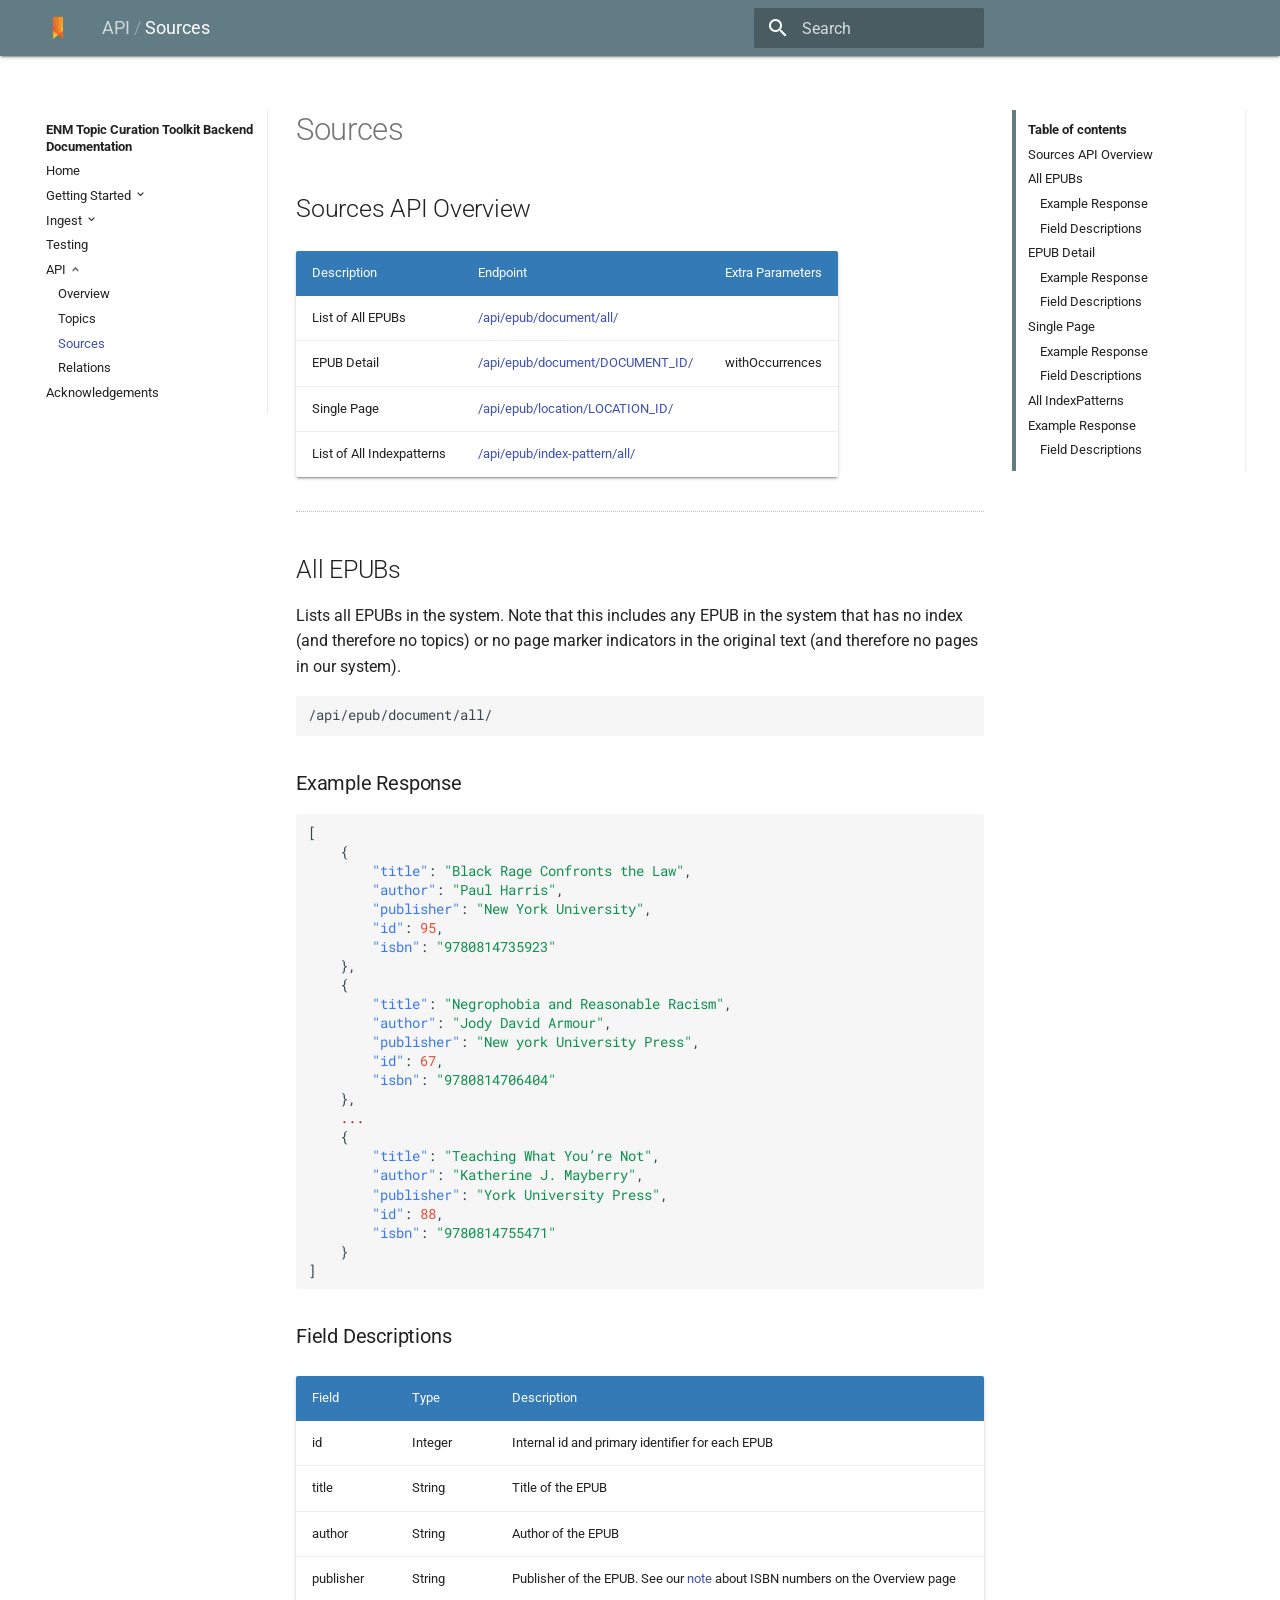
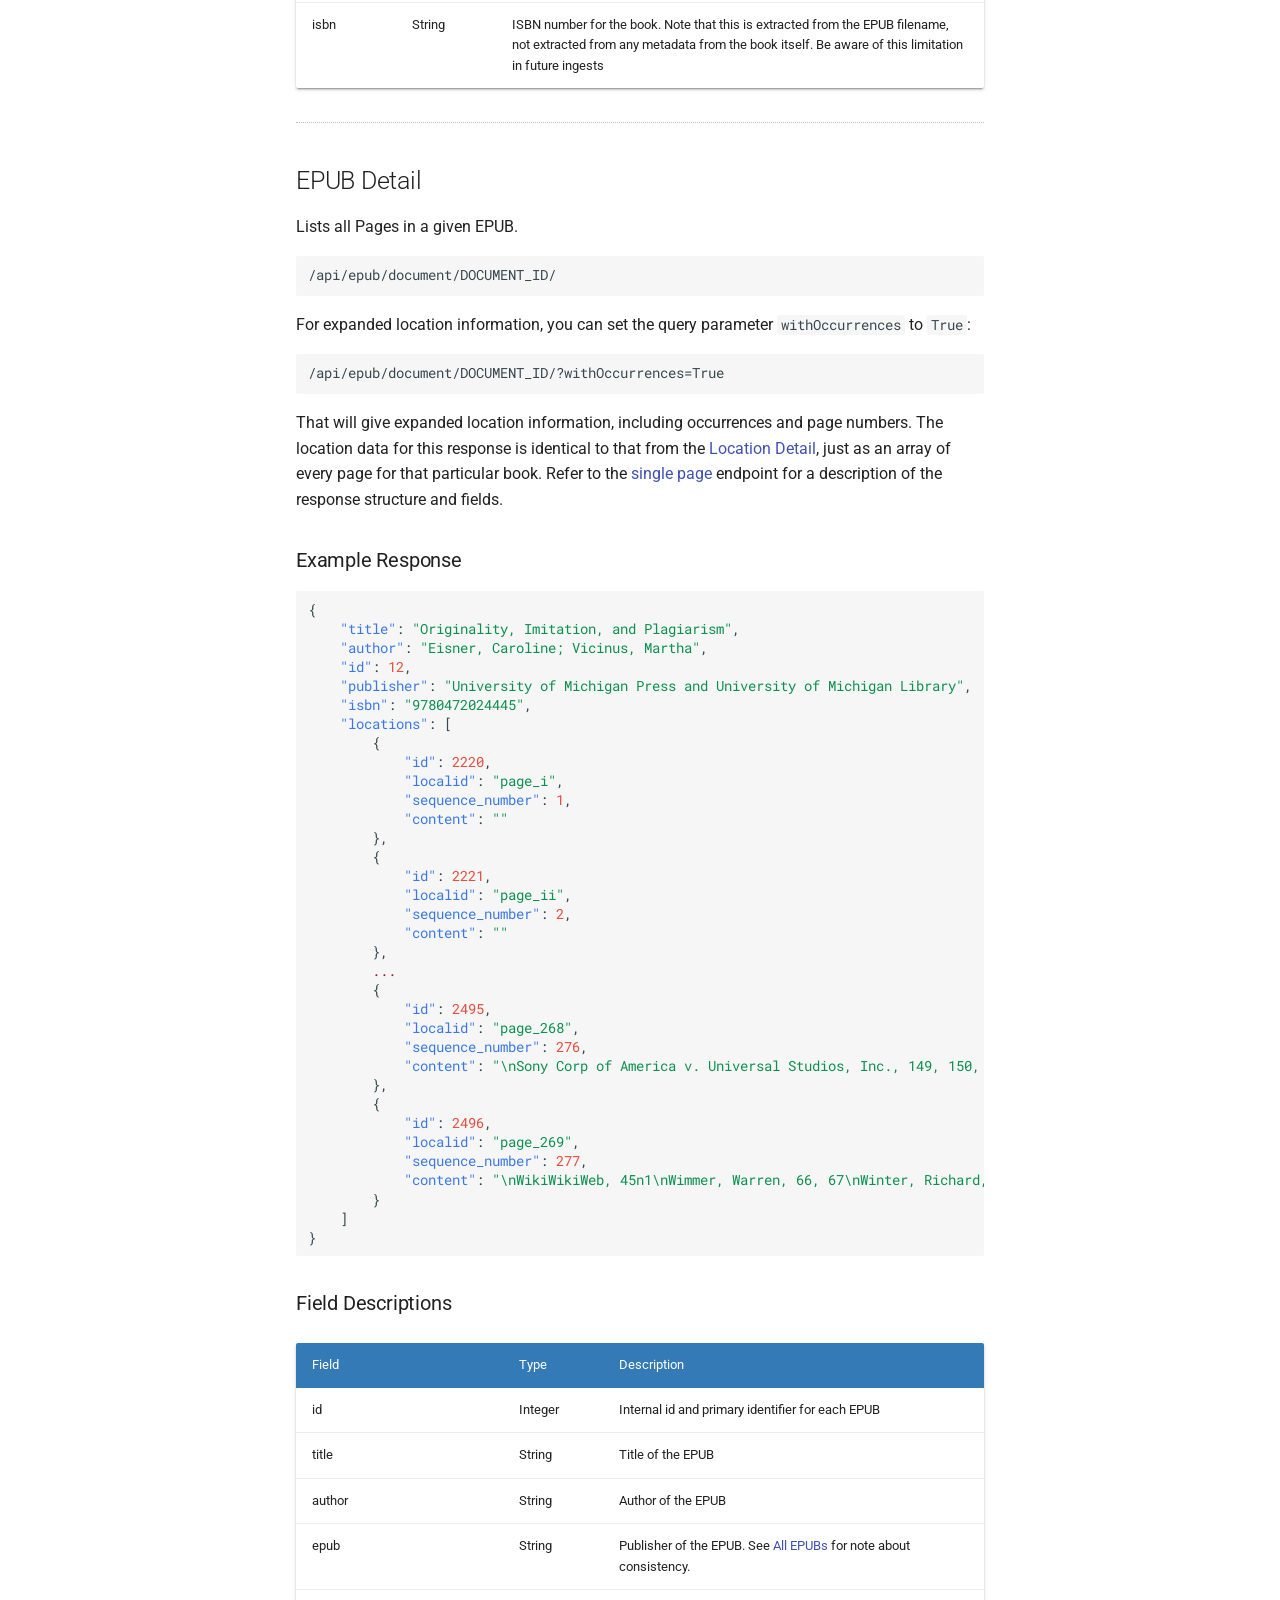
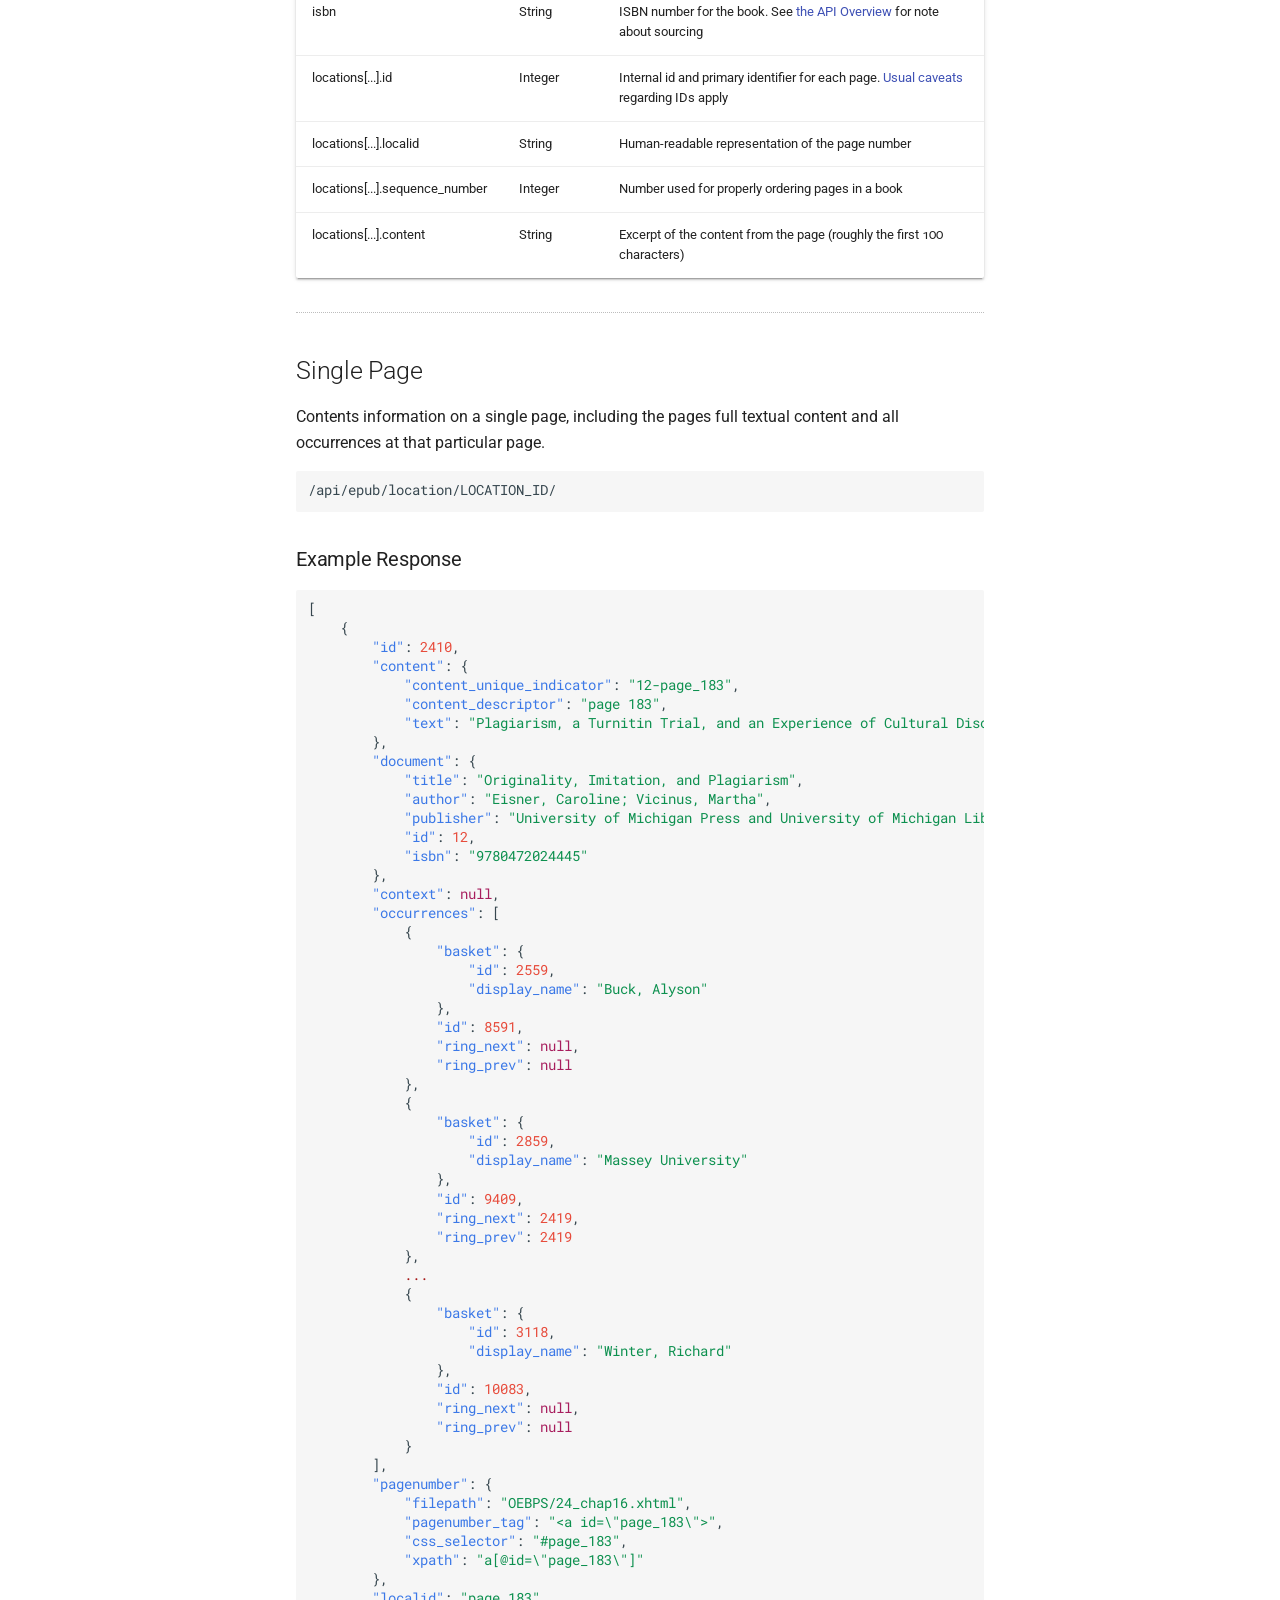
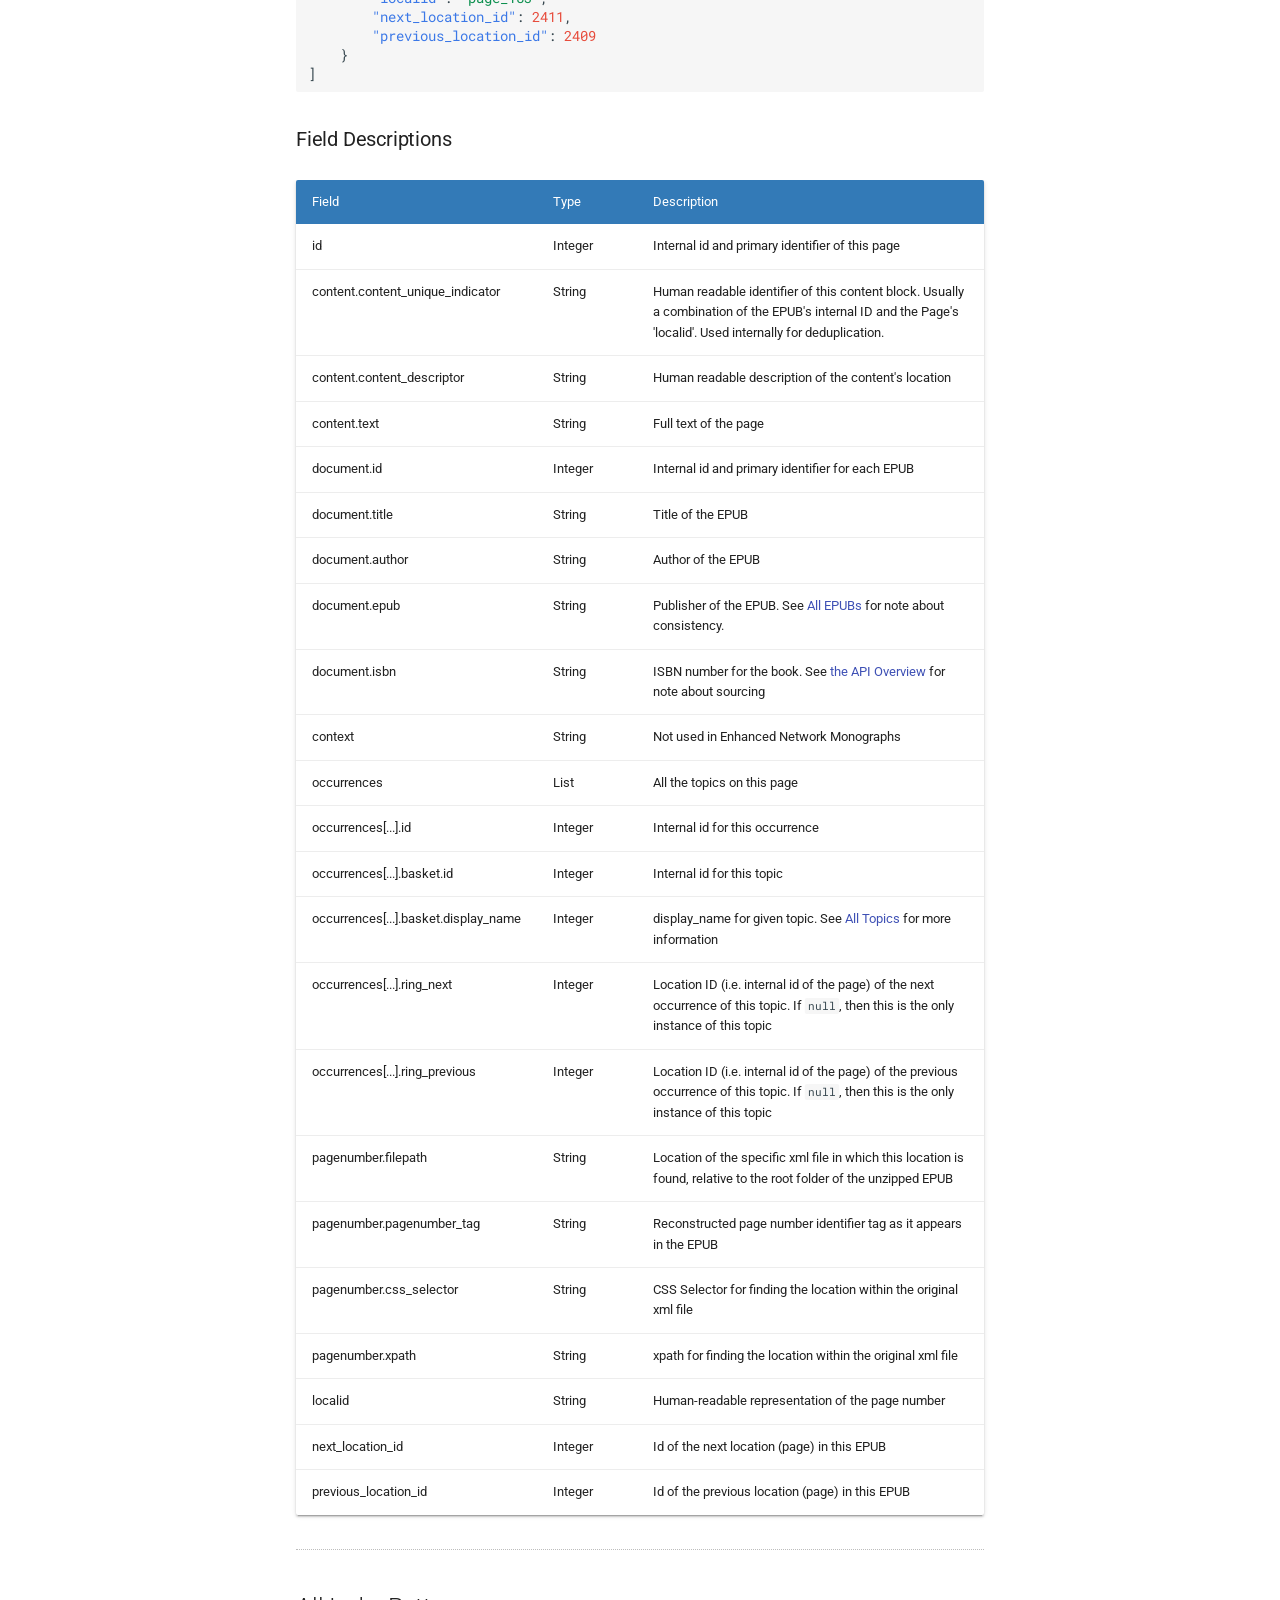
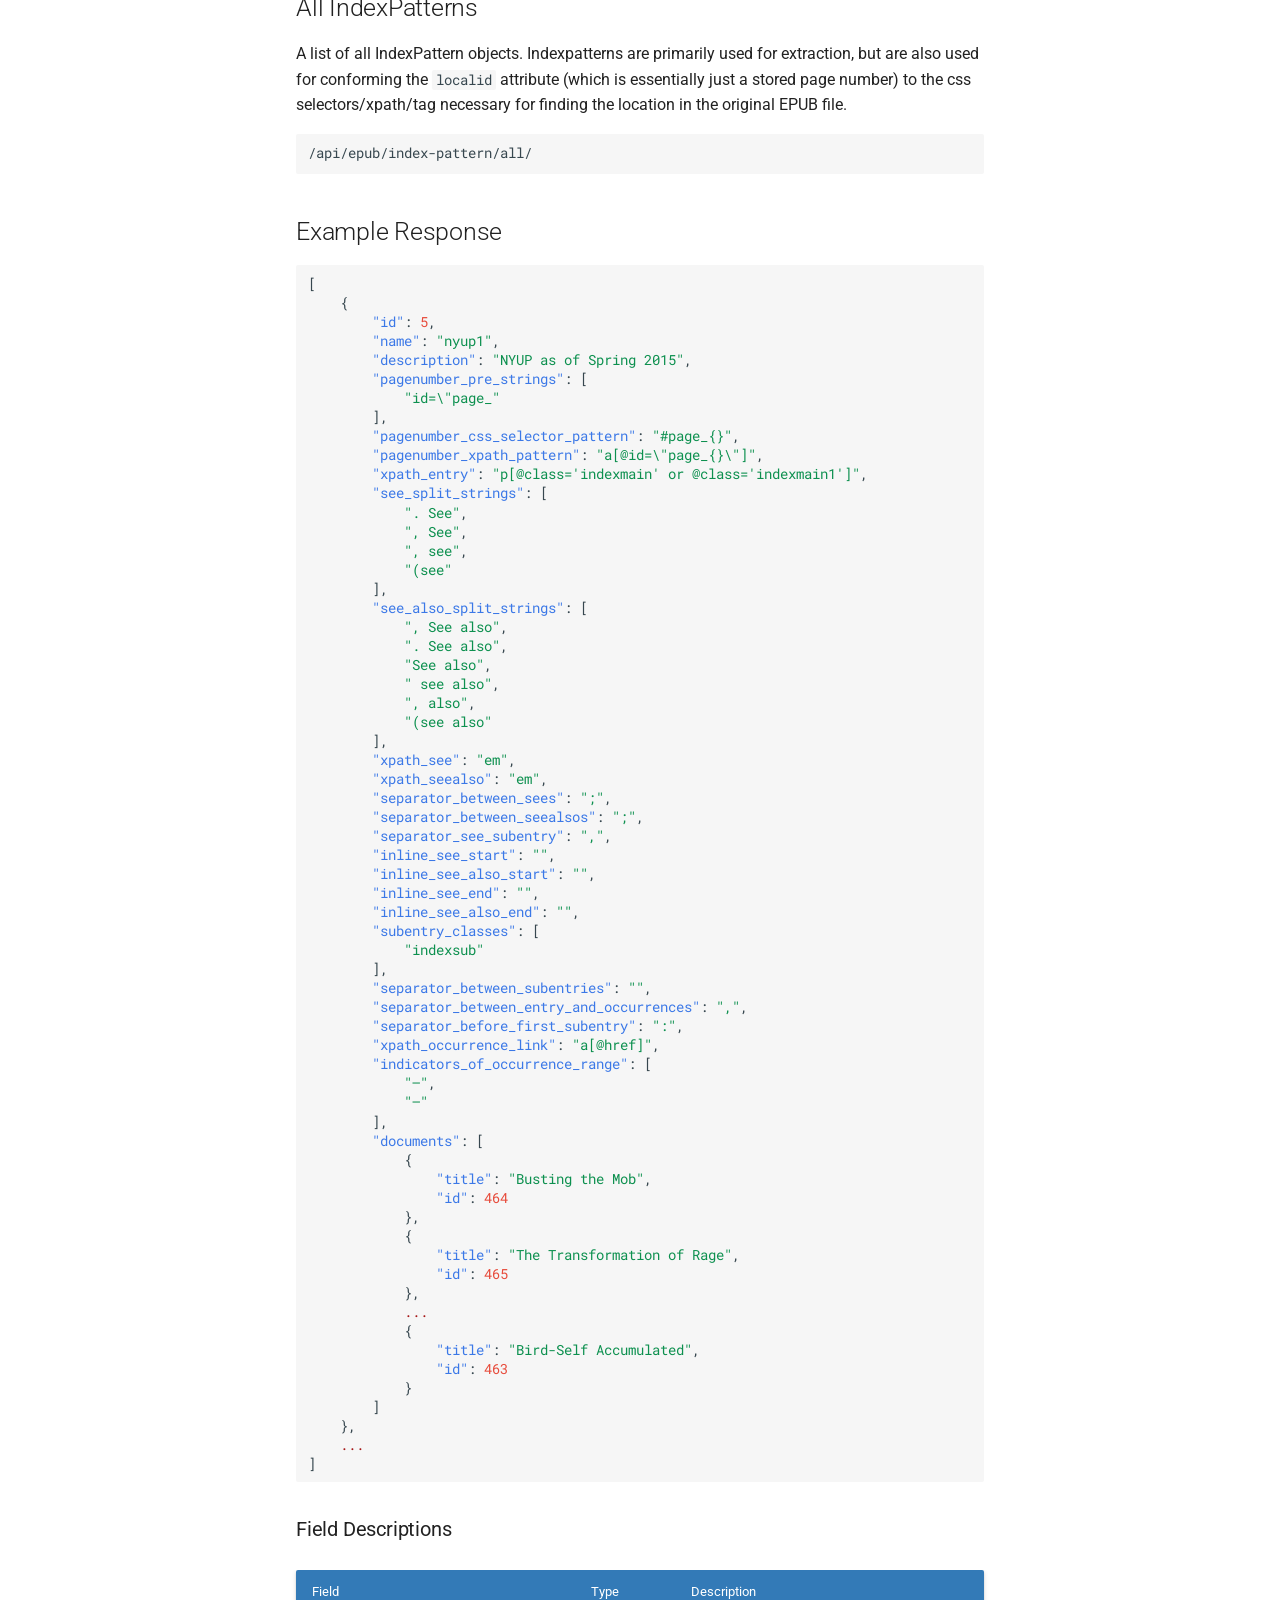
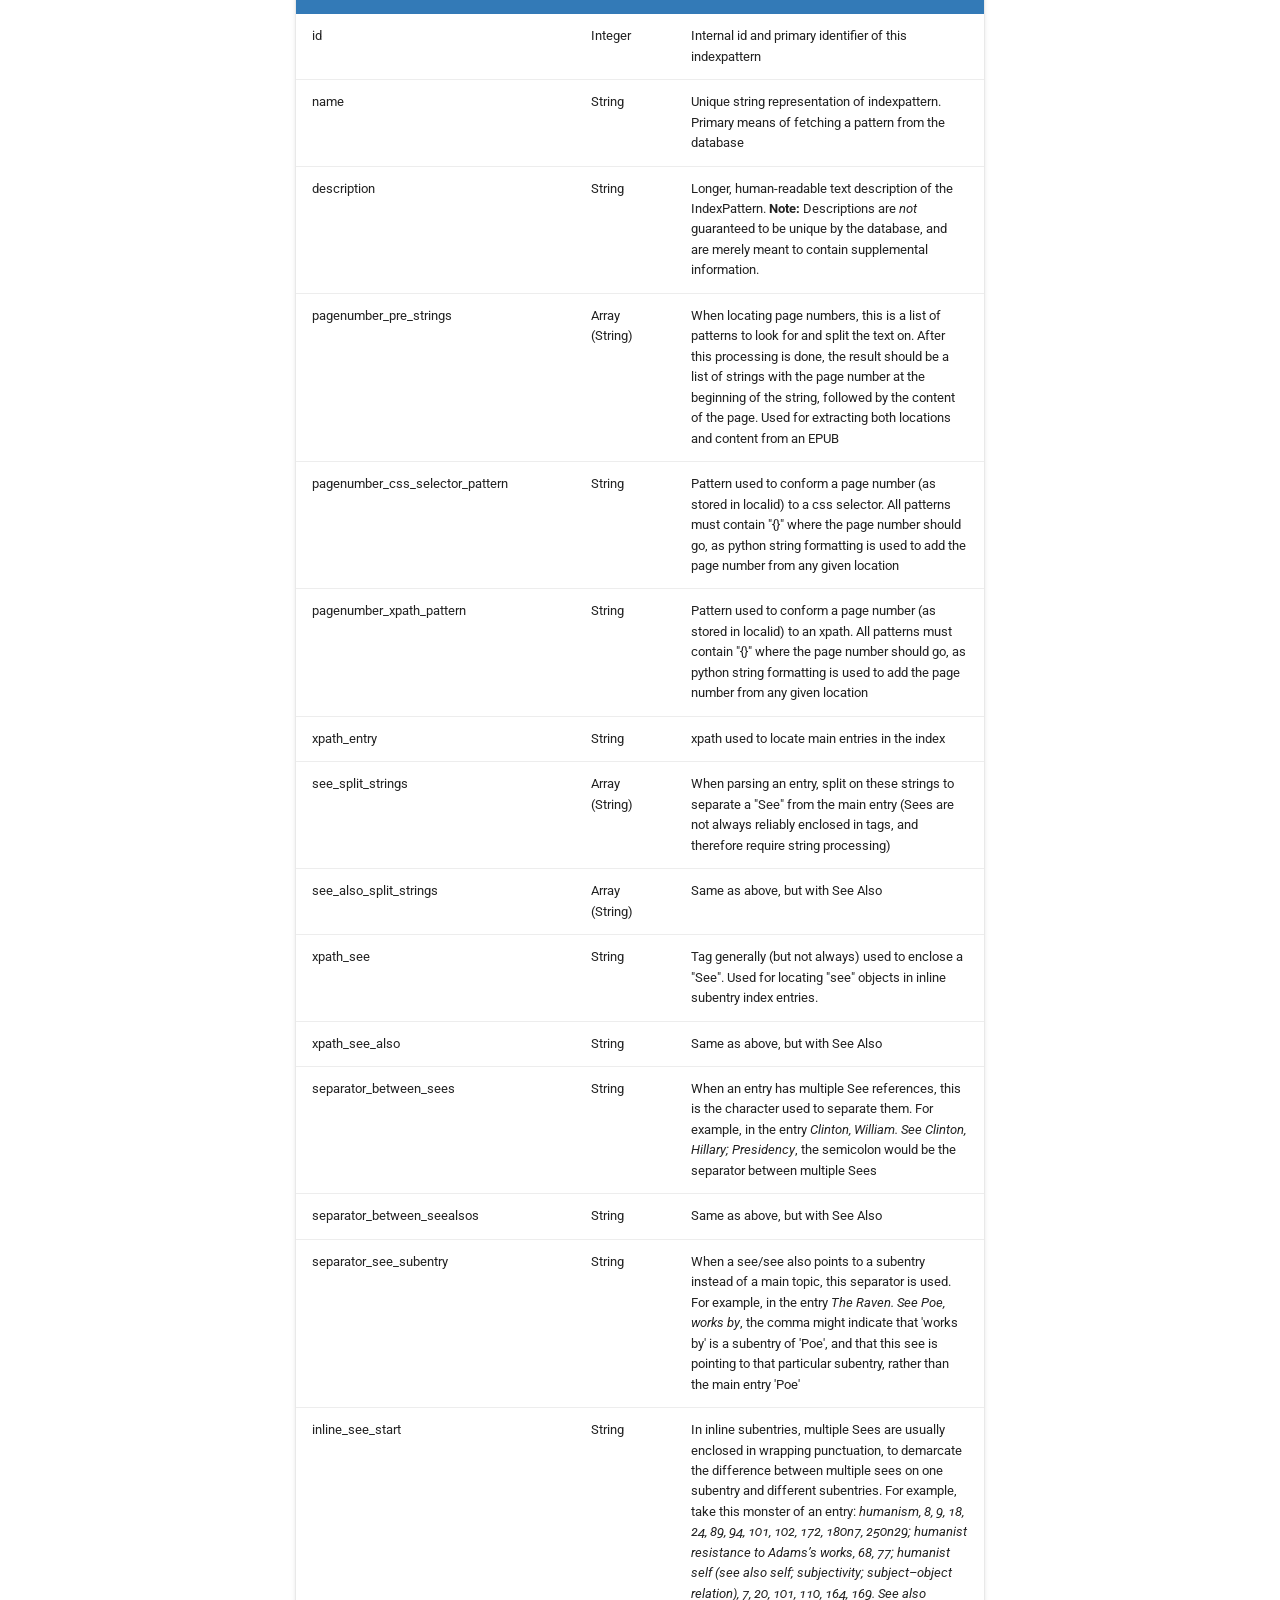
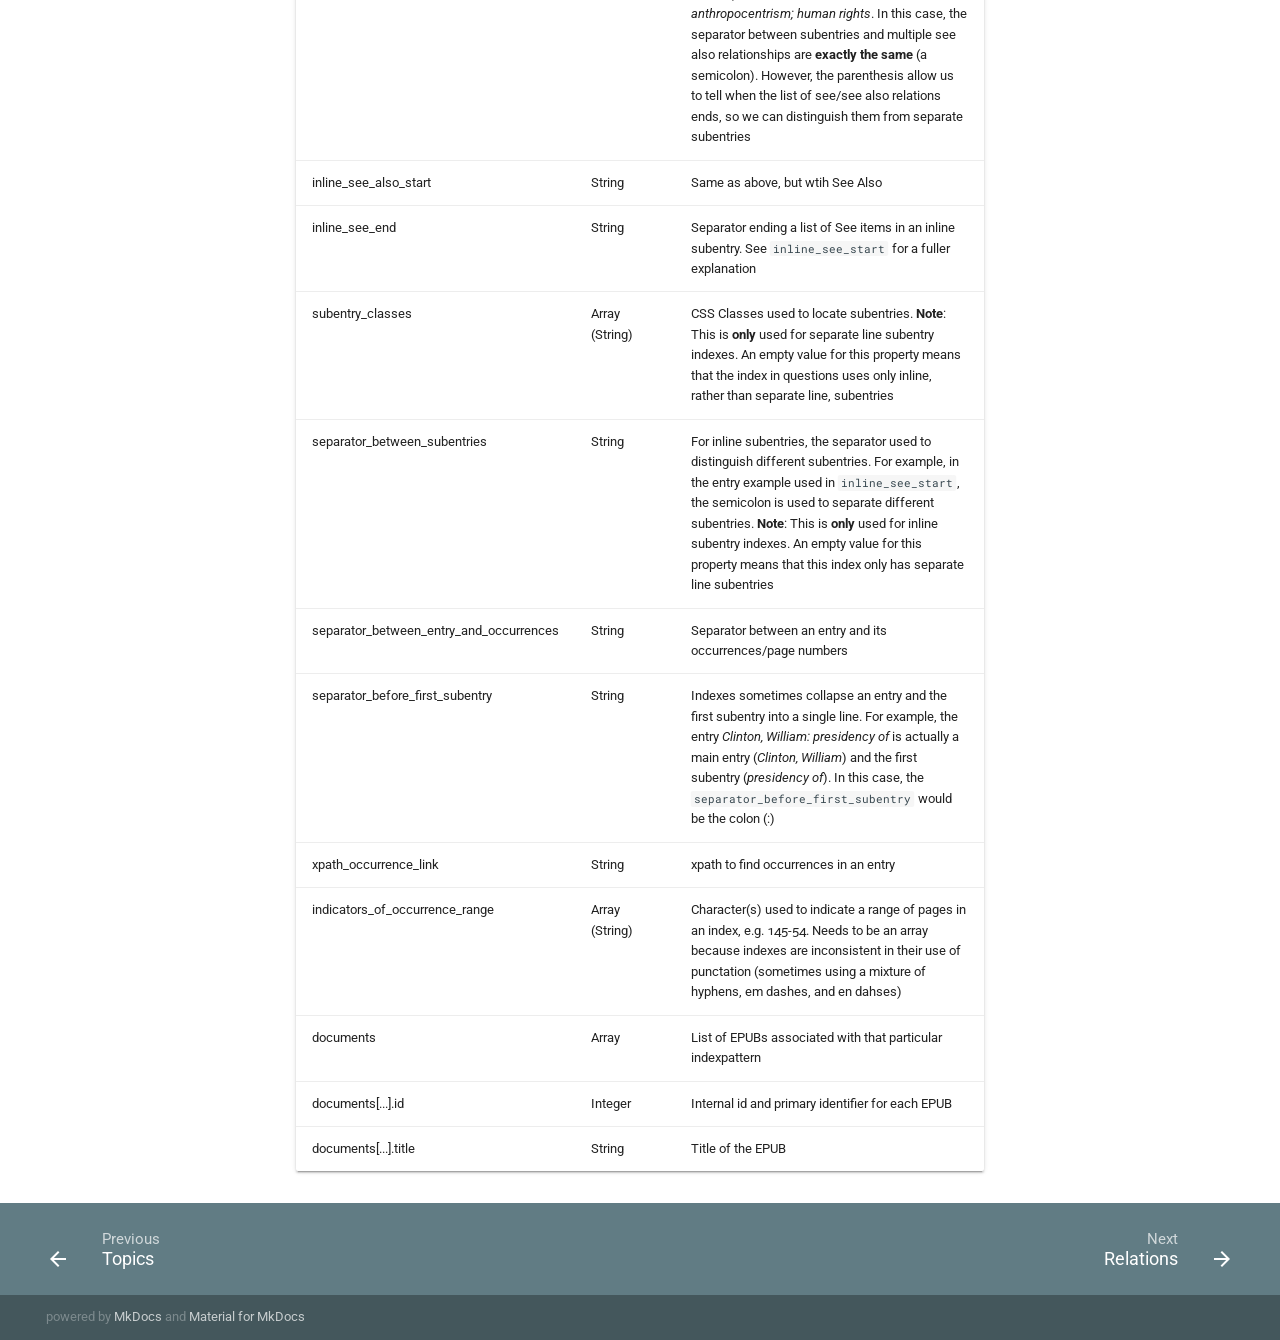
<file: documentation/site/api/sources/index.html>
<!DOCTYPE html>
<html class="no-js">
  <head>
    
      <meta charset="utf-8">
      <meta name="viewport" content="width=device-width,initial-scale=1">
      
      
      
      
        <link rel="shortcut icon" href="../../images/favicon.ico">
      
      <meta name="generator" content="mkdocs+mkdocs-material#1.0.3">
    
    
      
        <title>Sources - ENM Topic Curation Toolkit Backend Documentation</title>
      
    
    
      <script src="../../assets/javascripts/modernizr-facb31f4a3.js"></script>
    
    
      
        
        
        
        <link rel="stylesheet" href="https://fonts.googleapis.com/css?family=Roboto:300,400,400i,700|Roboto+Mono">
        <style>body,input{font-family:"Roboto","Helvetica Neue",Helvetica,Arial,sans-serif}code,kbd,pre{font-family:"Roboto Mono","Courier New",Courier,monospace}</style>
      
      <link rel="stylesheet" href="https://fonts.googleapis.com/icon?family=Material+Icons">
    
    
      <link rel="stylesheet" href="../../assets/stylesheets/application-f3ab63f78a.css">
      
      
        <link rel="stylesheet" href="../../stylesheets/otl_docs.css">
      
    
    
  </head>
  
  
  
  
    <body>
  
    <svg class="md-svg">
      <defs>
        
        
      </defs>
    </svg>
    <input class="md-toggle" data-md-toggle="drawer" type="checkbox" id="drawer">
    <input class="md-toggle" data-md-toggle="search" type="checkbox" id="search">
    <label class="md-overlay" data-md-component="overlay" for="drawer"></label>
    
      <header class="md-header">
  <nav class="md-header-nav md-grid">
    <div class="md-flex">
      <div class="md-flex__cell md-flex__cell--shrink">
        <a href="../.." title="ENM Topic Curation Toolkit Backend Documentation" class=" md-logo  md-header-nav__button">
          
            <img src="../../images/Logo.png" width="24" height="24">
          
        </a>
      </div>
      <div class="md-flex__cell md-flex__cell--shrink">
        <label class="md-icon md-icon--menu md-header-nav__button" for="drawer"></label>
      </div>
      <div class="md-flex__cell md-flex__cell--stretch">
        <span class="md-flex__ellipsis md-header-nav__title">
          
            
              
                <span class="md-header-nav__parent">
                  API
                </span>
              
            
            Sources
          
        </span>
      </div>
      <div class="md-flex__cell md-flex__cell--shrink">
        
          <label class="md-icon md-icon--search md-header-nav__button" for="search"></label>
          
<div class="md-search" data-md-component="search">
  <div class="md-search__overlay"></div>
  <div class="md-search__inner">
    <form class="md-search__form" name="search">
      <input type="text" class="md-search__input" name="query" placeholder="Search" accesskey="s" autocapitalize="off" autocorrect="off" autocomplete="off" spellcheck="false">
      <label class="md-icon md-search__icon" for="search"></label>
    </form>
    <div class="md-search__output">
      <div class="md-search__scrollwrap" data-md-scrollfix>
        <div class="md-search-result" data-md-component="result"></div>
      </div>
    </div>
  </div>
</div>
        
      </div>
      <div class="md-flex__cell md-flex__cell--shrink">
          <div class="md-header-nav__source">
            
          </div>
      </div>
    </div>
  </nav>
</header>
    
    <div class="md-container">
      <main class="md-main">
        <div class="md-main__inner md-grid" data-md-component="container">
          
            
              <div class="md-sidebar md-sidebar--primary" data-md-component="navigation">
                <div class="md-sidebar__scrollwrap">
                  <div class="md-sidebar__inner">
                    <nav class="md-nav md-nav--primary">
  <label class="md-nav__title md-nav__title--site" for="drawer">
    <i class=" md-logo  md-nav__button">
      
        <img src="../../images/Logo.png">
      
    </i>
    ENM Topic Curation Toolkit Backend Documentation
  </label>
  
  <ul class="md-nav__list" data-md-scrollfix>
    
      
      
  <li class="md-nav__item">
    
      <a href="../.." title="Home" class="md-nav__link">
        Home
      </a>
    
  </li>

    
      
      
  <li class="md-nav__item md-nav__item--nested">
    
      <input class="md-toggle md-nav__toggle" data-md-toggle="nav-2" type="checkbox" id="nav-2">
    
    <label class="md-nav__link" for="nav-2">
      Getting Started
    </label>
    <nav class="md-nav" data-md-component="collapsible">
      <label class="md-nav__title" for="nav-2">
        Getting Started
      </label>
      <ul class="md-nav__list" data-md-scrollfix>
        
        
          
          
  <li class="md-nav__item">
    
      <a href="../../installation/" title="Installation" class="md-nav__link">
        Installation
      </a>
    
  </li>

        
          
          
  <li class="md-nav__item">
    
      <a href="../../setup/" title="Setup" class="md-nav__link">
        Setup
      </a>
    
  </li>

        
      </ul>
    </nav>
  </li>

    
      
      
  <li class="md-nav__item md-nav__item--nested">
    
      <input class="md-toggle md-nav__toggle" data-md-toggle="nav-3" type="checkbox" id="nav-3">
    
    <label class="md-nav__link" for="nav-3">
      Ingest
    </label>
    <nav class="md-nav" data-md-component="collapsible">
      <label class="md-nav__title" for="nav-3">
        Ingest
      </label>
      <ul class="md-nav__list" data-md-scrollfix>
        
        
          
          
  <li class="md-nav__item">
    
      <a href="../../new/" title="Adding A New EPUB" class="md-nav__link">
        Adding A New EPUB
      </a>
    
  </li>

        
          
          
  <li class="md-nav__item">
    
      <a href="../../indexpatterns/" title="Adding A New Indexpattern" class="md-nav__link">
        Adding A New Indexpattern
      </a>
    
  </li>

        
      </ul>
    </nav>
  </li>

    
      
      
  <li class="md-nav__item">
    
      <a href="../../testing/" title="Testing" class="md-nav__link">
        Testing
      </a>
    
  </li>

    
      
      
  <li class="md-nav__item md-nav__item--nested">
    
      <input class="md-toggle md-nav__toggle" data-md-toggle="nav-5" type="checkbox" id="nav-5" checked>
    
    <label class="md-nav__link" for="nav-5">
      API
    </label>
    <nav class="md-nav" data-md-component="collapsible">
      <label class="md-nav__title" for="nav-5">
        API
      </label>
      <ul class="md-nav__list" data-md-scrollfix>
        
        
          
          
  <li class="md-nav__item">
    
      <a href="../overview/" title="Overview" class="md-nav__link">
        Overview
      </a>
    
  </li>

        
          
          
  <li class="md-nav__item">
    
      <a href="../topics/" title="Topics" class="md-nav__link">
        Topics
      </a>
    
  </li>

        
          
          
  <li class="md-nav__item">
    
    <input class="md-toggle md-nav__toggle" data-md-toggle="toc" type="checkbox" id="toc">
    
    
      <label class="md-nav__link md-nav__link--active" for="toc">
        Sources
      </label>
    
    <a href="./" title="Sources" class="md-nav__link md-nav__link--active">
      Sources
    </a>
    
      
<nav class="md-nav md-nav--secondary">
  
  
  
    <label class="md-nav__title" for="toc">Table of contents</label>
    <ul class="md-nav__list" data-md-scrollfix>
      
        <li class="md-nav__item">
  <a href="#sources-api-overview" title="Sources API Overview" class="md-nav__link">
    Sources API Overview
  </a>
  
</li>
      
        <li class="md-nav__item">
  <a href="#all-epubs" title="All EPUBs" class="md-nav__link">
    All EPUBs
  </a>
  
    <nav class="md-nav">
      <ul class="md-nav__list">
        
          <li class="md-nav__item">
  <a href="#example-response" title="Example Response" class="md-nav__link">
    Example Response
  </a>
  
</li>
        
          <li class="md-nav__item">
  <a href="#field-descriptions" title="Field Descriptions" class="md-nav__link">
    Field Descriptions
  </a>
  
</li>
        
      </ul>
    </nav>
  
</li>
      
        <li class="md-nav__item">
  <a href="#epub-detail" title="EPUB Detail" class="md-nav__link">
    EPUB Detail
  </a>
  
    <nav class="md-nav">
      <ul class="md-nav__list">
        
          <li class="md-nav__item">
  <a href="#example-response_1" title="Example Response" class="md-nav__link">
    Example Response
  </a>
  
</li>
        
          <li class="md-nav__item">
  <a href="#field-descriptions_1" title="Field Descriptions" class="md-nav__link">
    Field Descriptions
  </a>
  
</li>
        
      </ul>
    </nav>
  
</li>
      
        <li class="md-nav__item">
  <a href="#single-page" title="Single Page" class="md-nav__link">
    Single Page
  </a>
  
    <nav class="md-nav">
      <ul class="md-nav__list">
        
          <li class="md-nav__item">
  <a href="#example-response_2" title="Example Response" class="md-nav__link">
    Example Response
  </a>
  
</li>
        
          <li class="md-nav__item">
  <a href="#field-descriptions_2" title="Field Descriptions" class="md-nav__link">
    Field Descriptions
  </a>
  
</li>
        
      </ul>
    </nav>
  
</li>
      
        <li class="md-nav__item">
  <a href="#all-indexpatterns" title="All IndexPatterns" class="md-nav__link">
    All IndexPatterns
  </a>
  
</li>
      
        <li class="md-nav__item">
  <a href="#example-response_3" title="Example Response" class="md-nav__link">
    Example Response
  </a>
  
    <nav class="md-nav">
      <ul class="md-nav__list">
        
          <li class="md-nav__item">
  <a href="#field-descriptions_3" title="Field Descriptions" class="md-nav__link">
    Field Descriptions
  </a>
  
</li>
        
      </ul>
    </nav>
  
</li>
      
    </ul>
  
</nav>
    
  </li>

        
          
          
  <li class="md-nav__item">
    
      <a href="../relations/" title="Relations" class="md-nav__link">
        Relations
      </a>
    
  </li>

        
      </ul>
    </nav>
  </li>

    
      
      
  <li class="md-nav__item">
    
      <a href="../../credits/" title="Acknowledgements" class="md-nav__link">
        Acknowledgements
      </a>
    
  </li>

    
  </ul>
</nav>
                  </div>
                </div>
              </div>
            
            
              <div class="md-sidebar md-sidebar--secondary" data-md-component="toc">
                <div class="md-sidebar__scrollwrap">
                  <div class="md-sidebar__inner">
                    
<nav class="md-nav md-nav--secondary">
  
  
  
    <label class="md-nav__title" for="toc">Table of contents</label>
    <ul class="md-nav__list" data-md-scrollfix>
      
        <li class="md-nav__item">
  <a href="#sources-api-overview" title="Sources API Overview" class="md-nav__link">
    Sources API Overview
  </a>
  
</li>
      
        <li class="md-nav__item">
  <a href="#all-epubs" title="All EPUBs" class="md-nav__link">
    All EPUBs
  </a>
  
    <nav class="md-nav">
      <ul class="md-nav__list">
        
          <li class="md-nav__item">
  <a href="#example-response" title="Example Response" class="md-nav__link">
    Example Response
  </a>
  
</li>
        
          <li class="md-nav__item">
  <a href="#field-descriptions" title="Field Descriptions" class="md-nav__link">
    Field Descriptions
  </a>
  
</li>
        
      </ul>
    </nav>
  
</li>
      
        <li class="md-nav__item">
  <a href="#epub-detail" title="EPUB Detail" class="md-nav__link">
    EPUB Detail
  </a>
  
    <nav class="md-nav">
      <ul class="md-nav__list">
        
          <li class="md-nav__item">
  <a href="#example-response_1" title="Example Response" class="md-nav__link">
    Example Response
  </a>
  
</li>
        
          <li class="md-nav__item">
  <a href="#field-descriptions_1" title="Field Descriptions" class="md-nav__link">
    Field Descriptions
  </a>
  
</li>
        
      </ul>
    </nav>
  
</li>
      
        <li class="md-nav__item">
  <a href="#single-page" title="Single Page" class="md-nav__link">
    Single Page
  </a>
  
    <nav class="md-nav">
      <ul class="md-nav__list">
        
          <li class="md-nav__item">
  <a href="#example-response_2" title="Example Response" class="md-nav__link">
    Example Response
  </a>
  
</li>
        
          <li class="md-nav__item">
  <a href="#field-descriptions_2" title="Field Descriptions" class="md-nav__link">
    Field Descriptions
  </a>
  
</li>
        
      </ul>
    </nav>
  
</li>
      
        <li class="md-nav__item">
  <a href="#all-indexpatterns" title="All IndexPatterns" class="md-nav__link">
    All IndexPatterns
  </a>
  
</li>
      
        <li class="md-nav__item">
  <a href="#example-response_3" title="Example Response" class="md-nav__link">
    Example Response
  </a>
  
    <nav class="md-nav">
      <ul class="md-nav__list">
        
          <li class="md-nav__item">
  <a href="#field-descriptions_3" title="Field Descriptions" class="md-nav__link">
    Field Descriptions
  </a>
  
</li>
        
      </ul>
    </nav>
  
</li>
      
    </ul>
  
</nav>
                  </div>
                </div>
              </div>
            
          
          <div class="md-content">
            <article class="md-content__inner md-typeset">
               
              
                
                  <h1>Sources</h1>
                
                <h2 id="sources-api-overview">Sources API Overview</h2>
<table>
<thead>
<tr>
<th>Description</th>
<th>Endpoint</th>
<th>Extra Parameters</th>
</tr>
</thead>
<tbody>
<tr>
<td>List of All EPUBs</td>
<td><a href="#all-epubs">/api/epub/document/all/</a></td>
<td></td>
</tr>
<tr>
<td>EPUB Detail</td>
<td><a href="#epub-detail">/api/epub/document/DOCUMENT_ID/</a></td>
<td>withOccurrences</td>
</tr>
<tr>
<td>Single Page</td>
<td><a href="#single-page">/api/epub/location/LOCATION_ID/</a></td>
<td></td>
</tr>
<tr>
<td>List of All Indexpatterns</td>
<td><a href="#all-indexpatterns">/api/epub/index-pattern/all/</a></td>
<td></td>
</tr>
</tbody>
</table>
<hr />
<h2 id="all-epubs">All EPUBs</h2>
<p>Lists all EPUBs in the system.  Note that this includes any EPUB in the system that has no index (and therefore no topics) or no page marker indicators in the original text (and therefore no pages in our system).</p>
<div class="codehilite"><pre><span></span>/api/epub/document/all/
</pre></div>


<h3 id="example-response">Example Response</h3>
<div class="codehilite"><pre><span></span><span class="p">[</span>
    <span class="p">{</span>
        <span class="nt">&quot;title&quot;</span><span class="p">:</span> <span class="s2">&quot;Black Rage Confronts the Law&quot;</span><span class="p">,</span>
        <span class="nt">&quot;author&quot;</span><span class="p">:</span> <span class="s2">&quot;Paul Harris&quot;</span><span class="p">,</span>
        <span class="nt">&quot;publisher&quot;</span><span class="p">:</span> <span class="s2">&quot;New York University&quot;</span><span class="p">,</span>
        <span class="nt">&quot;id&quot;</span><span class="p">:</span> <span class="mi">95</span><span class="p">,</span>
        <span class="nt">&quot;isbn&quot;</span><span class="p">:</span> <span class="s2">&quot;9780814735923&quot;</span>
    <span class="p">},</span>
    <span class="p">{</span>
        <span class="nt">&quot;title&quot;</span><span class="p">:</span> <span class="s2">&quot;Negrophobia and Reasonable Racism&quot;</span><span class="p">,</span>
        <span class="nt">&quot;author&quot;</span><span class="p">:</span> <span class="s2">&quot;Jody David Armour&quot;</span><span class="p">,</span>
        <span class="nt">&quot;publisher&quot;</span><span class="p">:</span> <span class="s2">&quot;New york University Press&quot;</span><span class="p">,</span>
        <span class="nt">&quot;id&quot;</span><span class="p">:</span> <span class="mi">67</span><span class="p">,</span>
        <span class="nt">&quot;isbn&quot;</span><span class="p">:</span> <span class="s2">&quot;9780814706404&quot;</span>
    <span class="p">},</span>
    <span class="err">...</span>
    <span class="p">{</span>
        <span class="nt">&quot;title&quot;</span><span class="p">:</span> <span class="s2">&quot;Teaching What You’re Not&quot;</span><span class="p">,</span>
        <span class="nt">&quot;author&quot;</span><span class="p">:</span> <span class="s2">&quot;Katherine J. Mayberry&quot;</span><span class="p">,</span>
        <span class="nt">&quot;publisher&quot;</span><span class="p">:</span> <span class="s2">&quot;York University Press&quot;</span><span class="p">,</span>
        <span class="nt">&quot;id&quot;</span><span class="p">:</span> <span class="mi">88</span><span class="p">,</span>
        <span class="nt">&quot;isbn&quot;</span><span class="p">:</span> <span class="s2">&quot;9780814755471&quot;</span>
    <span class="p">}</span>
<span class="p">]</span>
</pre></div>


<h3 id="field-descriptions">Field Descriptions</h3>
<table>
<thead>
<tr>
<th>Field</th>
<th>Type</th>
<th>Description</th>
</tr>
</thead>
<tbody>
<tr>
<td>id</td>
<td>Integer</td>
<td>Internal id and primary identifier for each EPUB</td>
</tr>
<tr>
<td>title</td>
<td>String</td>
<td>Title of the EPUB</td>
</tr>
<tr>
<td>author</td>
<td>String</td>
<td>Author of the EPUB</td>
</tr>
<tr>
<td>publisher</td>
<td>String</td>
<td>Publisher of the EPUB. See our <a href="../overview">note</a> about ISBN numbers on the Overview page</td>
</tr>
<tr>
<td>isbn</td>
<td>String</td>
<td>ISBN number for the book. Note that this is extracted from the EPUB filename, not extracted from any metadata from the book itself. Be aware of this limitation in future ingests</td>
</tr>
</tbody>
</table>
<hr />
<h2 id="epub-detail">EPUB Detail</h2>
<p>Lists all Pages in a given EPUB.</p>
<div class="codehilite"><pre><span></span>/api/epub/document/DOCUMENT_ID/
</pre></div>


<p>For expanded location information, you can set the query parameter <code>withOccurrences</code> to <code>True</code>:</p>
<div class="codehilite"><pre><span></span>/api/epub/document/DOCUMENT_ID/?withOccurrences=True
</pre></div>


<p>That will give expanded location information, including occurrences and page numbers. The location data for this response is identical to that from the <a href="#single-page">Location Detail</a>, just as an array of every page for that particular book. Refer to the <a href="#single-page">single page</a> endpoint for a description of the response structure and fields.  </p>
<h3 id="example-response_1">Example Response</h3>
<div class="codehilite"><pre><span></span><span class="p">{</span>
    <span class="nt">&quot;title&quot;</span><span class="p">:</span> <span class="s2">&quot;Originality, Imitation, and Plagiarism&quot;</span><span class="p">,</span>
    <span class="nt">&quot;author&quot;</span><span class="p">:</span> <span class="s2">&quot;Eisner, Caroline; Vicinus, Martha&quot;</span><span class="p">,</span>
    <span class="nt">&quot;id&quot;</span><span class="p">:</span> <span class="mi">12</span><span class="p">,</span>
    <span class="nt">&quot;publisher&quot;</span><span class="p">:</span> <span class="s2">&quot;University of Michigan Press and University of Michigan Library&quot;</span><span class="p">,</span>
    <span class="nt">&quot;isbn&quot;</span><span class="p">:</span> <span class="s2">&quot;9780472024445&quot;</span><span class="p">,</span>
    <span class="nt">&quot;locations&quot;</span><span class="p">:</span> <span class="p">[</span>
        <span class="p">{</span>
            <span class="nt">&quot;id&quot;</span><span class="p">:</span> <span class="mi">2220</span><span class="p">,</span>
            <span class="nt">&quot;localid&quot;</span><span class="p">:</span> <span class="s2">&quot;page_i&quot;</span><span class="p">,</span>
            <span class="nt">&quot;sequence_number&quot;</span><span class="p">:</span> <span class="mi">1</span><span class="p">,</span>
            <span class="nt">&quot;content&quot;</span><span class="p">:</span> <span class="s2">&quot;&quot;</span>
        <span class="p">},</span>
        <span class="p">{</span>
            <span class="nt">&quot;id&quot;</span><span class="p">:</span> <span class="mi">2221</span><span class="p">,</span>
            <span class="nt">&quot;localid&quot;</span><span class="p">:</span> <span class="s2">&quot;page_ii&quot;</span><span class="p">,</span>
            <span class="nt">&quot;sequence_number&quot;</span><span class="p">:</span> <span class="mi">2</span><span class="p">,</span>
            <span class="nt">&quot;content&quot;</span><span class="p">:</span> <span class="s2">&quot;&quot;</span>
        <span class="p">},</span>
        <span class="err">...</span>
        <span class="p">{</span>
            <span class="nt">&quot;id&quot;</span><span class="p">:</span> <span class="mi">2495</span><span class="p">,</span>
            <span class="nt">&quot;localid&quot;</span><span class="p">:</span> <span class="s2">&quot;page_268&quot;</span><span class="p">,</span>
            <span class="nt">&quot;sequence_number&quot;</span><span class="p">:</span> <span class="mi">276</span><span class="p">,</span>
            <span class="nt">&quot;content&quot;</span><span class="p">:</span> <span class="s2">&quot;\nSony Corp of America v. Universal Studios, Inc., 149, 150, 154\nSouter, David H., 150\nSponsoring Con...&quot;</span>
        <span class="p">},</span>
        <span class="p">{</span>
            <span class="nt">&quot;id&quot;</span><span class="p">:</span> <span class="mi">2496</span><span class="p">,</span>
            <span class="nt">&quot;localid&quot;</span><span class="p">:</span> <span class="s2">&quot;page_269&quot;</span><span class="p">,</span>
            <span class="nt">&quot;sequence_number&quot;</span><span class="p">:</span> <span class="mi">277</span><span class="p">,</span>
            <span class="nt">&quot;content&quot;</span><span class="p">:</span> <span class="s2">&quot;\nWikiWikiWeb, 45n1\nWimmer, Warren, 66, 67\nWinter, Richard, 183\nWollheim, Richard, 117\nWoodmansee, Ma...&quot;</span>
        <span class="p">}</span>
    <span class="p">]</span>
<span class="p">}</span>
</pre></div>


<h3 id="field-descriptions_1">Field Descriptions</h3>
<table>
<thead>
<tr>
<th>Field</th>
<th>Type</th>
<th>Description</th>
</tr>
</thead>
<tbody>
<tr>
<td>id</td>
<td>Integer</td>
<td>Internal id and primary identifier for each EPUB</td>
</tr>
<tr>
<td>title</td>
<td>String</td>
<td>Title of the EPUB</td>
</tr>
<tr>
<td>author</td>
<td>String</td>
<td>Author of the EPUB</td>
</tr>
<tr>
<td>epub</td>
<td>String</td>
<td>Publisher of the EPUB. See <a href="#all-epubs">All EPUBs</a> for note about consistency.</td>
</tr>
<tr>
<td>isbn</td>
<td>String</td>
<td>ISBN number for the book. See <a href="../overview">the API Overview</a> for note about sourcing</td>
</tr>
<tr>
<td>locations[...].id</td>
<td>Integer</td>
<td>Internal id and primary identifier for each page. <a href="../overview">Usual caveats</a> regarding IDs apply</td>
</tr>
<tr>
<td>locations[...].localid</td>
<td>String</td>
<td>Human-readable representation of the page number</td>
</tr>
<tr>
<td>locations[...].sequence_number</td>
<td>Integer</td>
<td>Number used for properly ordering pages in a book</td>
</tr>
<tr>
<td>locations[...].content</td>
<td>String</td>
<td>Excerpt of the content from the page (roughly the first 100 characters)</td>
</tr>
</tbody>
</table>
<hr />
<h2 id="single-page">Single Page</h2>
<p>Contents information on a single page, including the pages full textual content and all occurrences at that particular page.</p>
<div class="codehilite"><pre><span></span>/api/epub/location/LOCATION_ID/
</pre></div>


<h3 id="example-response_2">Example Response</h3>
<div class="codehilite"><pre><span></span><span class="p">[</span>
    <span class="p">{</span>
        <span class="nt">&quot;id&quot;</span><span class="p">:</span> <span class="mi">2410</span><span class="p">,</span>
        <span class="nt">&quot;content&quot;</span><span class="p">:</span> <span class="p">{</span>
            <span class="nt">&quot;content_unique_indicator&quot;</span><span class="p">:</span> <span class="s2">&quot;12-page_183&quot;</span><span class="p">,</span>
            <span class="nt">&quot;content_descriptor&quot;</span><span class="p">:</span> <span class="s2">&quot;page 183&quot;</span><span class="p">,</span>
            <span class="nt">&quot;text&quot;</span><span class="p">:</span> <span class="s2">&quot;Plagiarism, a Turnitin Trial, and an Experience of Cultural Disorientation\nLisa Emerson\nIn October 2003, all faculty at Massey University, a research university in New Zealand, were invited to join a university-wide trial of Turnitin.com, a plagiarism detection system being considered for widespread use to combat a perceived “plagiarism epidemic.” The university framed the Turnitin trial as an investigation into issues of academic integrity and a step in strengthening academic misconduct procedures, with no reference to plagiarism as an issue of academic writing. This is not, perhaps, surprising since rhetoric and composition is an emerging discipline in New Zealand and is not yet fully established as part of the curriculum. As the only full-time faculty member employed at this time to teach academic writing at the university, I joined the trial, hoping to bring a different perspective on the issue.\nThe purpose of this essay is to consider the value of Turnitin primarily from the context of reflecting, as a writing teacher, on what the trial taught me about writing, about my role as a writing teacher, about students and learning, and on the gaps that exist in our understanding of and relationship with one another in the student-teacher relationship. To deepen my reflection, I have used a form of reflective practice established by Donald Schön and developed by the British school of action research (see, for example, Whitehead and McNiff). This reflective paradigm, as described by Richard Winter, Alyson Buck, and Paula Sobiechowska, “requires more than observation. It requires us to engage in a process of introspection leading to self-clarification” (186). This essay summarizes the process of observation and self-clarification I engaged in as part of the university trial.\n&quot;</span>
        <span class="p">},</span>
        <span class="nt">&quot;document&quot;</span><span class="p">:</span> <span class="p">{</span>
            <span class="nt">&quot;title&quot;</span><span class="p">:</span> <span class="s2">&quot;Originality, Imitation, and Plagiarism&quot;</span><span class="p">,</span>
            <span class="nt">&quot;author&quot;</span><span class="p">:</span> <span class="s2">&quot;Eisner, Caroline; Vicinus, Martha&quot;</span><span class="p">,</span>
            <span class="nt">&quot;publisher&quot;</span><span class="p">:</span> <span class="s2">&quot;University of Michigan Press and University of Michigan Library&quot;</span><span class="p">,</span>
            <span class="nt">&quot;id&quot;</span><span class="p">:</span> <span class="mi">12</span><span class="p">,</span>
            <span class="nt">&quot;isbn&quot;</span><span class="p">:</span> <span class="s2">&quot;9780472024445&quot;</span>
        <span class="p">},</span>
        <span class="nt">&quot;context&quot;</span><span class="p">:</span> <span class="kc">null</span><span class="p">,</span>
        <span class="nt">&quot;occurrences&quot;</span><span class="p">:</span> <span class="p">[</span>
            <span class="p">{</span>
                <span class="nt">&quot;basket&quot;</span><span class="p">:</span> <span class="p">{</span>
                    <span class="nt">&quot;id&quot;</span><span class="p">:</span> <span class="mi">2559</span><span class="p">,</span>
                    <span class="nt">&quot;display_name&quot;</span><span class="p">:</span> <span class="s2">&quot;Buck, Alyson&quot;</span>
                <span class="p">},</span>
                <span class="nt">&quot;id&quot;</span><span class="p">:</span> <span class="mi">8591</span><span class="p">,</span>
                <span class="nt">&quot;ring_next&quot;</span><span class="p">:</span> <span class="kc">null</span><span class="p">,</span>
                <span class="nt">&quot;ring_prev&quot;</span><span class="p">:</span> <span class="kc">null</span>
            <span class="p">},</span>
            <span class="p">{</span>
                <span class="nt">&quot;basket&quot;</span><span class="p">:</span> <span class="p">{</span>
                    <span class="nt">&quot;id&quot;</span><span class="p">:</span> <span class="mi">2859</span><span class="p">,</span>
                    <span class="nt">&quot;display_name&quot;</span><span class="p">:</span> <span class="s2">&quot;Massey University&quot;</span>
                <span class="p">},</span>
                <span class="nt">&quot;id&quot;</span><span class="p">:</span> <span class="mi">9409</span><span class="p">,</span>
                <span class="nt">&quot;ring_next&quot;</span><span class="p">:</span> <span class="mi">2419</span><span class="p">,</span>
                <span class="nt">&quot;ring_prev&quot;</span><span class="p">:</span> <span class="mi">2419</span>
            <span class="p">},</span>
            <span class="err">...</span>
            <span class="p">{</span>
                <span class="nt">&quot;basket&quot;</span><span class="p">:</span> <span class="p">{</span>
                    <span class="nt">&quot;id&quot;</span><span class="p">:</span> <span class="mi">3118</span><span class="p">,</span>
                    <span class="nt">&quot;display_name&quot;</span><span class="p">:</span> <span class="s2">&quot;Winter, Richard&quot;</span>
                <span class="p">},</span>
                <span class="nt">&quot;id&quot;</span><span class="p">:</span> <span class="mi">10083</span><span class="p">,</span>
                <span class="nt">&quot;ring_next&quot;</span><span class="p">:</span> <span class="kc">null</span><span class="p">,</span>
                <span class="nt">&quot;ring_prev&quot;</span><span class="p">:</span> <span class="kc">null</span>
            <span class="p">}</span>
        <span class="p">],</span>
        <span class="nt">&quot;pagenumber&quot;</span><span class="p">:</span> <span class="p">{</span>
            <span class="nt">&quot;filepath&quot;</span><span class="p">:</span> <span class="s2">&quot;OEBPS/24_chap16.xhtml&quot;</span><span class="p">,</span>
            <span class="nt">&quot;pagenumber_tag&quot;</span><span class="p">:</span> <span class="s2">&quot;&lt;a id=\&quot;page_183\&quot;&gt;&quot;</span><span class="p">,</span>
            <span class="nt">&quot;css_selector&quot;</span><span class="p">:</span> <span class="s2">&quot;#page_183&quot;</span><span class="p">,</span>
            <span class="nt">&quot;xpath&quot;</span><span class="p">:</span> <span class="s2">&quot;a[@id=\&quot;page_183\&quot;]&quot;</span>
        <span class="p">},</span>
        <span class="nt">&quot;localid&quot;</span><span class="p">:</span> <span class="s2">&quot;page_183&quot;</span><span class="p">,</span>
        <span class="nt">&quot;next_location_id&quot;</span><span class="p">:</span> <span class="mi">2411</span><span class="p">,</span>
        <span class="nt">&quot;previous_location_id&quot;</span><span class="p">:</span> <span class="mi">2409</span>
    <span class="p">}</span>
<span class="p">]</span>
</pre></div>


<h3 id="field-descriptions_2">Field Descriptions</h3>
<table>
<thead>
<tr>
<th>Field</th>
<th>Type</th>
<th>Description</th>
</tr>
</thead>
<tbody>
<tr>
<td>id</td>
<td>Integer</td>
<td>Internal id and primary identifier of this page</td>
</tr>
<tr>
<td>content.content_unique_indicator</td>
<td>String</td>
<td>Human readable identifier of this content block. Usually a combination of the EPUB's internal ID and the Page's 'localid'.  Used internally for deduplication.</td>
</tr>
<tr>
<td>content.content_descriptor</td>
<td>String</td>
<td>Human readable description of the content's location</td>
</tr>
<tr>
<td>content.text</td>
<td>String</td>
<td>Full text of the page</td>
</tr>
<tr>
<td>document.id</td>
<td>Integer</td>
<td>Internal id and primary identifier for each EPUB</td>
</tr>
<tr>
<td>document.title</td>
<td>String</td>
<td>Title of the EPUB</td>
</tr>
<tr>
<td>document.author</td>
<td>String</td>
<td>Author of the EPUB</td>
</tr>
<tr>
<td>document.epub</td>
<td>String</td>
<td>Publisher of the EPUB. See <a href="#all-epubs">All EPUBs</a> for note about consistency.</td>
</tr>
<tr>
<td>document.isbn</td>
<td>String</td>
<td>ISBN number for the book. See <a href="../overview">the API Overview</a> for note about sourcing</td>
</tr>
<tr>
<td>context</td>
<td>String</td>
<td>Not used in Enhanced Network Monographs</td>
</tr>
<tr>
<td>occurrences</td>
<td>List</td>
<td>All the topics on this page</td>
</tr>
<tr>
<td>occurrences[...].id</td>
<td>Integer</td>
<td>Internal id for this occurrence</td>
</tr>
<tr>
<td>occurrences[...].basket.id</td>
<td>Integer</td>
<td>Internal id for this topic</td>
</tr>
<tr>
<td>occurrences[...].basket.display_name</td>
<td>Integer</td>
<td>display_name for given topic. See <a href="../topics/#all-topics">All Topics</a> for more information</td>
</tr>
<tr>
<td>occurrences[...].ring_next</td>
<td>Integer</td>
<td>Location ID (i.e. internal id of the page) of the next occurrence of this topic.  If <code>null</code>, then this is the only instance of this topic</td>
</tr>
<tr>
<td>occurrences[...].ring_previous</td>
<td>Integer</td>
<td>Location ID (i.e. internal id of the page) of the previous occurrence of this topic.  If <code>null</code>, then this is the only instance of this topic</td>
</tr>
<tr>
<td>pagenumber.filepath</td>
<td>String</td>
<td>Location of the specific xml file in which this location is found, relative to the root folder of the unzipped EPUB</td>
</tr>
<tr>
<td>pagenumber.pagenumber_tag</td>
<td>String</td>
<td>Reconstructed page number identifier tag as it appears in the EPUB</td>
</tr>
<tr>
<td>pagenumber.css_selector</td>
<td>String</td>
<td>CSS Selector for finding the location within the original xml file</td>
</tr>
<tr>
<td>pagenumber.xpath</td>
<td>String</td>
<td>xpath for finding the location within the original xml file</td>
</tr>
<tr>
<td>localid</td>
<td>String</td>
<td>Human-readable representation of the page number</td>
</tr>
<tr>
<td>next_location_id</td>
<td>Integer</td>
<td>Id of the next location (page) in this EPUB</td>
</tr>
<tr>
<td>previous_location_id</td>
<td>Integer</td>
<td>Id of the previous location (page) in this EPUB</td>
</tr>
</tbody>
</table>
<hr />
<h2 id="all-indexpatterns">All IndexPatterns</h2>
<p>A list of all IndexPattern objects. Indexpatterns are primarily used for extraction, but are also used for conforming the <code>localid</code> attribute (which is essentially just a stored page number) to the css selectors/xpath/tag necessary for finding the location in the original EPUB file.</p>
<div class="codehilite"><pre><span></span>/api/epub/index-pattern/all/
</pre></div>


<h2 id="example-response_3">Example Response</h2>
<div class="codehilite"><pre><span></span><span class="p">[</span>
    <span class="p">{</span>
        <span class="nt">&quot;id&quot;</span><span class="p">:</span> <span class="mi">5</span><span class="p">,</span>
        <span class="nt">&quot;name&quot;</span><span class="p">:</span> <span class="s2">&quot;nyup1&quot;</span><span class="p">,</span>
        <span class="nt">&quot;description&quot;</span><span class="p">:</span> <span class="s2">&quot;NYUP as of Spring 2015&quot;</span><span class="p">,</span>
        <span class="nt">&quot;pagenumber_pre_strings&quot;</span><span class="p">:</span> <span class="p">[</span>
            <span class="s2">&quot;id=\&quot;page_&quot;</span>
        <span class="p">],</span>
        <span class="nt">&quot;pagenumber_css_selector_pattern&quot;</span><span class="p">:</span> <span class="s2">&quot;#page_{}&quot;</span><span class="p">,</span>
        <span class="nt">&quot;pagenumber_xpath_pattern&quot;</span><span class="p">:</span> <span class="s2">&quot;a[@id=\&quot;page_{}\&quot;]&quot;</span><span class="p">,</span>
        <span class="nt">&quot;xpath_entry&quot;</span><span class="p">:</span> <span class="s2">&quot;p[@class=&#39;indexmain&#39; or @class=&#39;indexmain1&#39;]&quot;</span><span class="p">,</span>
        <span class="nt">&quot;see_split_strings&quot;</span><span class="p">:</span> <span class="p">[</span>
            <span class="s2">&quot;. See&quot;</span><span class="p">,</span>
            <span class="s2">&quot;, See&quot;</span><span class="p">,</span>
            <span class="s2">&quot;, see&quot;</span><span class="p">,</span>
            <span class="s2">&quot;(see&quot;</span>
        <span class="p">],</span>
        <span class="nt">&quot;see_also_split_strings&quot;</span><span class="p">:</span> <span class="p">[</span>
            <span class="s2">&quot;, See also&quot;</span><span class="p">,</span>
            <span class="s2">&quot;. See also&quot;</span><span class="p">,</span>
            <span class="s2">&quot;See also&quot;</span><span class="p">,</span>
            <span class="s2">&quot; see also&quot;</span><span class="p">,</span>
            <span class="s2">&quot;, also&quot;</span><span class="p">,</span>
            <span class="s2">&quot;(see also&quot;</span>
        <span class="p">],</span>
        <span class="nt">&quot;xpath_see&quot;</span><span class="p">:</span> <span class="s2">&quot;em&quot;</span><span class="p">,</span>
        <span class="nt">&quot;xpath_seealso&quot;</span><span class="p">:</span> <span class="s2">&quot;em&quot;</span><span class="p">,</span>
        <span class="nt">&quot;separator_between_sees&quot;</span><span class="p">:</span> <span class="s2">&quot;;&quot;</span><span class="p">,</span>
        <span class="nt">&quot;separator_between_seealsos&quot;</span><span class="p">:</span> <span class="s2">&quot;;&quot;</span><span class="p">,</span>
        <span class="nt">&quot;separator_see_subentry&quot;</span><span class="p">:</span> <span class="s2">&quot;,&quot;</span><span class="p">,</span>
        <span class="nt">&quot;inline_see_start&quot;</span><span class="p">:</span> <span class="s2">&quot;&quot;</span><span class="p">,</span>
        <span class="nt">&quot;inline_see_also_start&quot;</span><span class="p">:</span> <span class="s2">&quot;&quot;</span><span class="p">,</span>
        <span class="nt">&quot;inline_see_end&quot;</span><span class="p">:</span> <span class="s2">&quot;&quot;</span><span class="p">,</span>
        <span class="nt">&quot;inline_see_also_end&quot;</span><span class="p">:</span> <span class="s2">&quot;&quot;</span><span class="p">,</span>
        <span class="nt">&quot;subentry_classes&quot;</span><span class="p">:</span> <span class="p">[</span>
            <span class="s2">&quot;indexsub&quot;</span>
        <span class="p">],</span>
        <span class="nt">&quot;separator_between_subentries&quot;</span><span class="p">:</span> <span class="s2">&quot;&quot;</span><span class="p">,</span>
        <span class="nt">&quot;separator_between_entry_and_occurrences&quot;</span><span class="p">:</span> <span class="s2">&quot;,&quot;</span><span class="p">,</span>
        <span class="nt">&quot;separator_before_first_subentry&quot;</span><span class="p">:</span> <span class="s2">&quot;:&quot;</span><span class="p">,</span>
        <span class="nt">&quot;xpath_occurrence_link&quot;</span><span class="p">:</span> <span class="s2">&quot;a[@href]&quot;</span><span class="p">,</span>
        <span class="nt">&quot;indicators_of_occurrence_range&quot;</span><span class="p">:</span> <span class="p">[</span>
            <span class="s2">&quot;–&quot;</span><span class="p">,</span>
            <span class="s2">&quot;—&quot;</span>
        <span class="p">],</span>
        <span class="nt">&quot;documents&quot;</span><span class="p">:</span> <span class="p">[</span>
            <span class="p">{</span>
                <span class="nt">&quot;title&quot;</span><span class="p">:</span> <span class="s2">&quot;Busting the Mob&quot;</span><span class="p">,</span>
                <span class="nt">&quot;id&quot;</span><span class="p">:</span> <span class="mi">464</span>
            <span class="p">},</span>
            <span class="p">{</span>
                <span class="nt">&quot;title&quot;</span><span class="p">:</span> <span class="s2">&quot;The Transformation of Rage&quot;</span><span class="p">,</span>
                <span class="nt">&quot;id&quot;</span><span class="p">:</span> <span class="mi">465</span>
            <span class="p">},</span>
            <span class="err">...</span>
            <span class="p">{</span>
                <span class="nt">&quot;title&quot;</span><span class="p">:</span> <span class="s2">&quot;Bird-Self Accumulated&quot;</span><span class="p">,</span>
                <span class="nt">&quot;id&quot;</span><span class="p">:</span> <span class="mi">463</span>
            <span class="p">}</span>
        <span class="p">]</span>
    <span class="p">},</span>
    <span class="err">...</span>
<span class="p">]</span>
</pre></div>


<h3 id="field-descriptions_3">Field Descriptions</h3>
<table>
<thead>
<tr>
<th>Field</th>
<th>Type</th>
<th>Description</th>
</tr>
</thead>
<tbody>
<tr>
<td>id</td>
<td>Integer</td>
<td>Internal id and primary identifier of this indexpattern</td>
</tr>
<tr>
<td>name</td>
<td>String</td>
<td>Unique string representation of indexpattern. Primary means of fetching a pattern from the database</td>
</tr>
<tr>
<td>description</td>
<td>String</td>
<td>Longer, human-readable text description of the IndexPattern. <strong>Note:</strong> Descriptions are <em>not</em> guaranteed to be unique by the database, and are merely meant to contain supplemental information.</td>
</tr>
<tr>
<td>pagenumber_pre_strings</td>
<td>Array (String)</td>
<td>When locating page numbers, this is a list of patterns to look for and split the text on. After this processing is done, the result should be a list of strings with the page number at the beginning of the string, followed by the content of the page. Used for extracting both locations and content from an EPUB</td>
</tr>
<tr>
<td>pagenumber_css_selector_pattern</td>
<td>String</td>
<td>Pattern used to conform a page number (as stored in localid) to a css selector. All patterns must contain "{}" where the page number should go, as python string formatting is used to add the page number from any given location</td>
</tr>
<tr>
<td>pagenumber_xpath_pattern</td>
<td>String</td>
<td>Pattern used to conform a page number (as stored in localid) to an xpath. All patterns must contain "{}" where the page number should go, as python string formatting is used to add the page number from any given location</td>
</tr>
<tr>
<td>xpath_entry</td>
<td>String</td>
<td>xpath used to locate main entries in the index</td>
</tr>
<tr>
<td>see_split_strings</td>
<td>Array (String)</td>
<td>When parsing an entry, split on these strings to separate a "See" from the main entry (Sees are not always reliably enclosed in tags, and therefore require string processing)</td>
</tr>
<tr>
<td>see_also_split_strings</td>
<td>Array (String)</td>
<td>Same as above, but with See Also</td>
</tr>
<tr>
<td>xpath_see</td>
<td>String</td>
<td>Tag generally (but not always) used to enclose a "See". Used for locating "see" objects in inline subentry index entries.</td>
</tr>
<tr>
<td>xpath_see_also</td>
<td>String</td>
<td>Same as above, but with See Also</td>
</tr>
<tr>
<td>separator_between_sees</td>
<td>String</td>
<td>When an entry has multiple See references, this is the character used to separate them.  For example, in the entry <em>Clinton, William. See Clinton, Hillary; Presidency</em>, the semicolon would be the separator between multiple Sees</td>
</tr>
<tr>
<td>separator_between_seealsos</td>
<td>String</td>
<td>Same as above, but with See Also</td>
</tr>
<tr>
<td>separator_see_subentry</td>
<td>String</td>
<td>When a see/see also points to a subentry instead of a main topic, this separator is used.  For example, in the entry <em>The Raven. See Poe, works by</em>, the comma might indicate that 'works by' is a subentry of 'Poe', and that this see is pointing to that particular subentry, rather than the main entry 'Poe'</td>
</tr>
<tr>
<td>inline_see_start</td>
<td>String</td>
<td>In inline subentries, multiple Sees are usually enclosed in wrapping punctuation, to demarcate the difference between multiple sees on one subentry and different subentries. For example, take this monster of an entry: <em>humanism, 8, 9, 18, 24, 89, 94, 101, 102, 172, 180n7, 250n29; humanist resistance to Adams’s works, 68, 77; humanist self (see also self; subjectivity; subject–object relation), 7, 20, 101, 110, 164, 169. See also anthropocentrism; human rights</em>. In this case, the separator between subentries and multiple see also relationships are <strong>exactly the same</strong> (a semicolon). However, the parenthesis allow us to tell when the list of see/see also relations ends, so we can distinguish them from separate subentries</td>
</tr>
<tr>
<td>inline_see_also_start</td>
<td>String</td>
<td>Same as above, but wtih See Also</td>
</tr>
<tr>
<td>inline_see_end</td>
<td>String</td>
<td>Separator ending a list of See items in an inline subentry.  See <code>inline_see_start</code> for a fuller explanation</td>
</tr>
<tr>
<td>subentry_classes</td>
<td>Array (String)</td>
<td>CSS Classes used to locate subentries.  <strong>Note</strong>: This is <strong>only</strong> used for separate line subentry indexes. An empty value for this property means that the index in questions uses only inline, rather than separate line, subentries</td>
</tr>
<tr>
<td>separator_between_subentries</td>
<td>String</td>
<td>For inline subentries, the separator used to distinguish different subentries.  For example, in the entry example used in <code>inline_see_start</code>, the semicolon is used to separate different subentries.  <strong>Note</strong>: This is <strong>only</strong> used for inline subentry indexes. An empty value for this property means that this index only has separate line subentries</td>
</tr>
<tr>
<td>separator_between_entry_and_occurrences</td>
<td>String</td>
<td>Separator between an entry and its occurrences/page numbers</td>
</tr>
<tr>
<td>separator_before_first_subentry</td>
<td>String</td>
<td>Indexes sometimes collapse an entry and the first subentry into a single line.  For example, the entry <em>Clinton, William: presidency of</em> is actually a main entry (<em>Clinton, William</em>) and the first subentry (<em>presidency of</em>).  In this case, the <code>separator_before_first_subentry</code> would be the colon (:)</td>
</tr>
<tr>
<td>xpath_occurrence_link</td>
<td>String</td>
<td>xpath to find occurrences in an entry</td>
</tr>
<tr>
<td>indicators_of_occurrence_range</td>
<td>Array (String)</td>
<td>Character(s) used to indicate a range of pages in an index, e.g. 145-54. Needs to be an array because indexes are inconsistent in their use of punctation (sometimes using a mixture of hyphens, em dashes, and en dahses)</td>
</tr>
<tr>
<td>documents</td>
<td>Array</td>
<td>List of EPUBs associated with that particular indexpattern</td>
</tr>
<tr>
<td>documents[...].id</td>
<td>Integer</td>
<td>Internal id and primary identifier for each EPUB</td>
</tr>
<tr>
<td>documents[...].title</td>
<td>String</td>
<td>Title of the EPUB</td>
</tr>
</tbody>
</table>
              
            </article>
          </div>
        </div>
      </main>
      
        
<footer class="md-footer">
  
    <div class="md-footer-nav">
      <nav class="md-footer-nav__inner md-grid">
        
          <a href="../topics/" title="Topics" class="md-flex md-footer-nav__link md-footer-nav__link--prev" rel="prev">
            <div class="md-flex__cell md-flex__cell--shrink">
              <i class="md-icon md-icon--arrow-back md-footer-nav__button"></i>
            </div>
            <div class="md-flex__cell md-flex__cell--stretch md-footer-nav__title">
              <span class="md-flex__ellipsis">
                <span class="md-footer-nav__direction">
                  Previous
                </span>
                Topics
              </span>
            </div>
          </a>
        
        
          <a href="../relations/" title="Relations" class="md-flex md-footer-nav__link md-footer-nav__link--next" rel="next">
            <div class="md-flex__cell md-flex__cell--stretch md-footer-nav__title">
              <span class="md-flex__ellipsis">
                <span class="md-footer-nav__direction">
                  Next
                </span>
                Relations
              </span>
            </div>
            <div class="md-flex__cell md-flex__cell--shrink">
              <i class="md-icon md-icon--arrow-forward md-footer-nav__button"></i>
            </div>
          </a>
        
      </nav>
    </div>
  
  <div class="md-footer-meta md-typeset">
    <div class="md-footer-meta__inner md-grid">
      <div class="md-footer-copyright">
        
        powered by
        <a href="http://www.mkdocs.org" title="MkDocs">MkDocs</a>
        and
        <a href="http://squidfunk.github.io/mkdocs-material/" title="Material for MkDocs">
          Material for MkDocs</a>
      </div>
      
        
      
    </div>
  </div>
</footer>
      
    </div>
    
      <script src="../../assets/javascripts/application-2afe21e0b2.js"></script>
      <script>var config={url:{base:"../.."}},app=new Application(config);app.initialize()</script>
      
    
    
      
    
  </body>
</html>
</file>
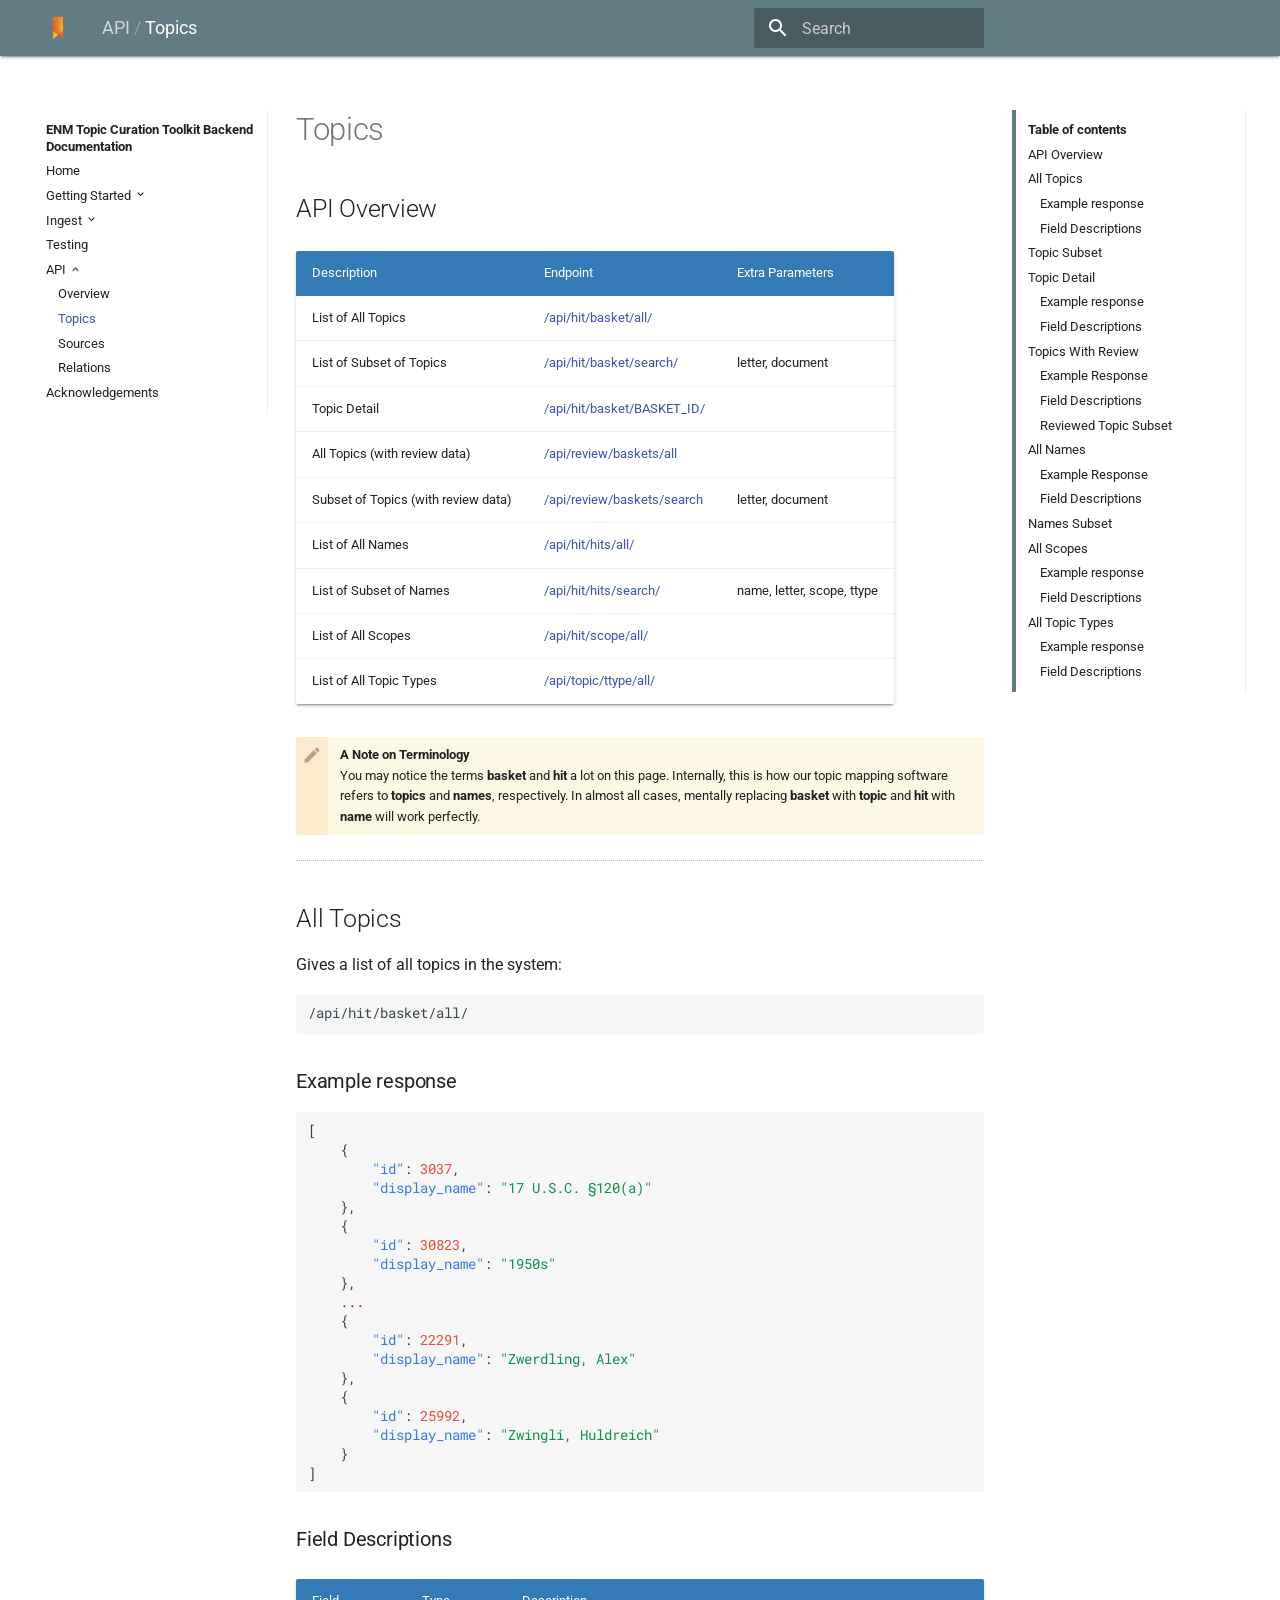
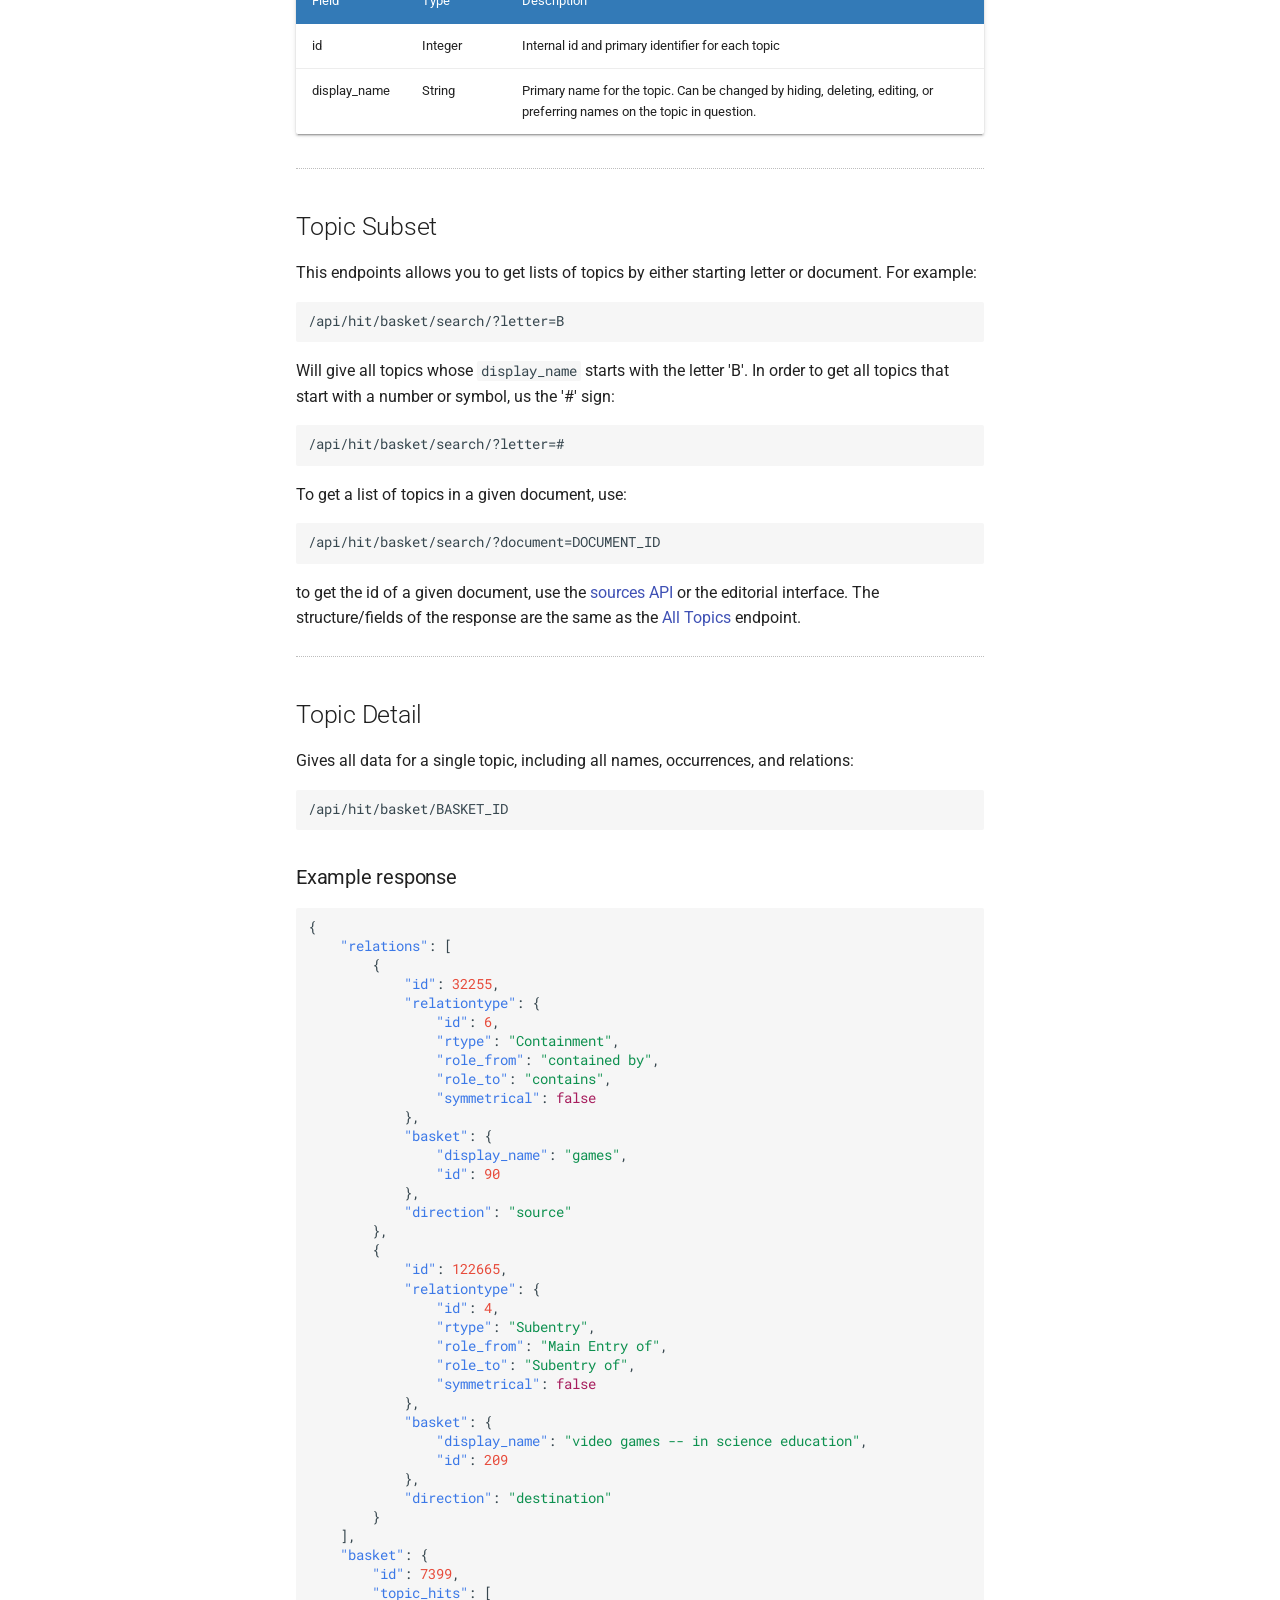
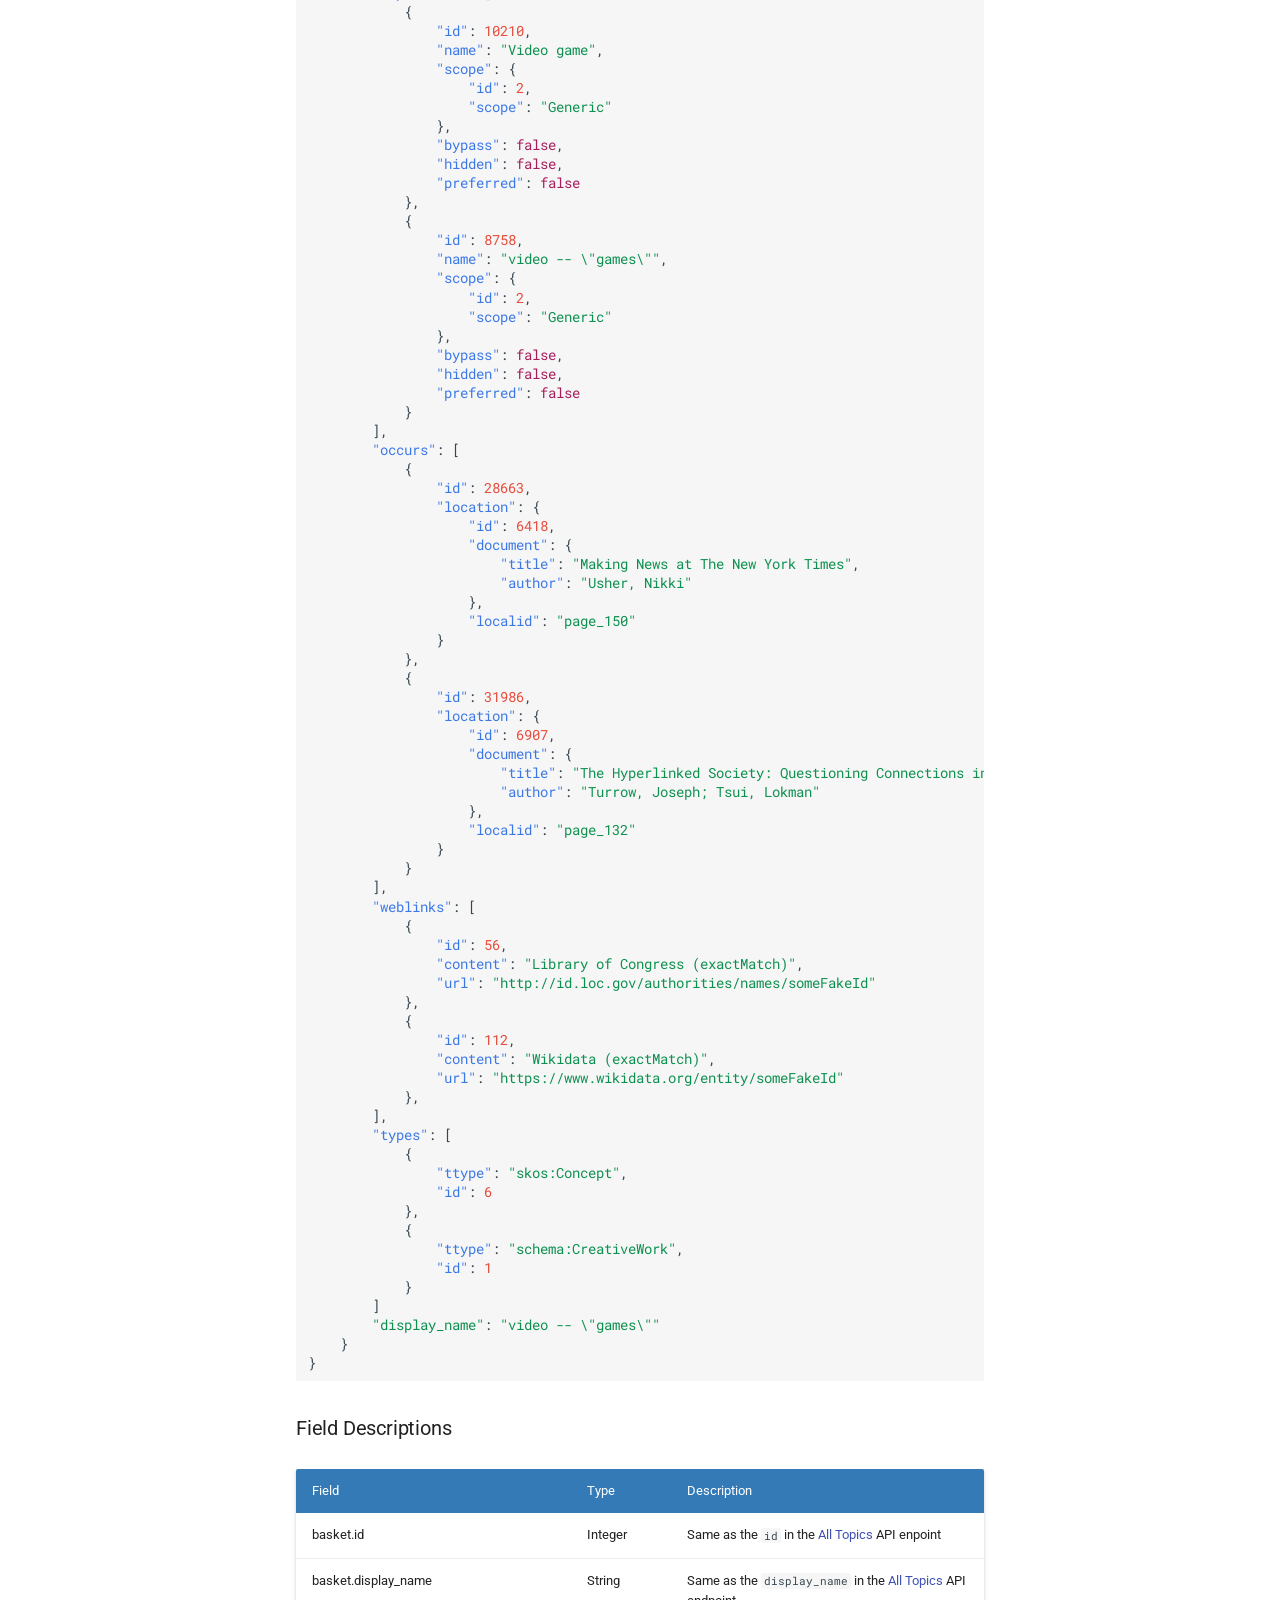
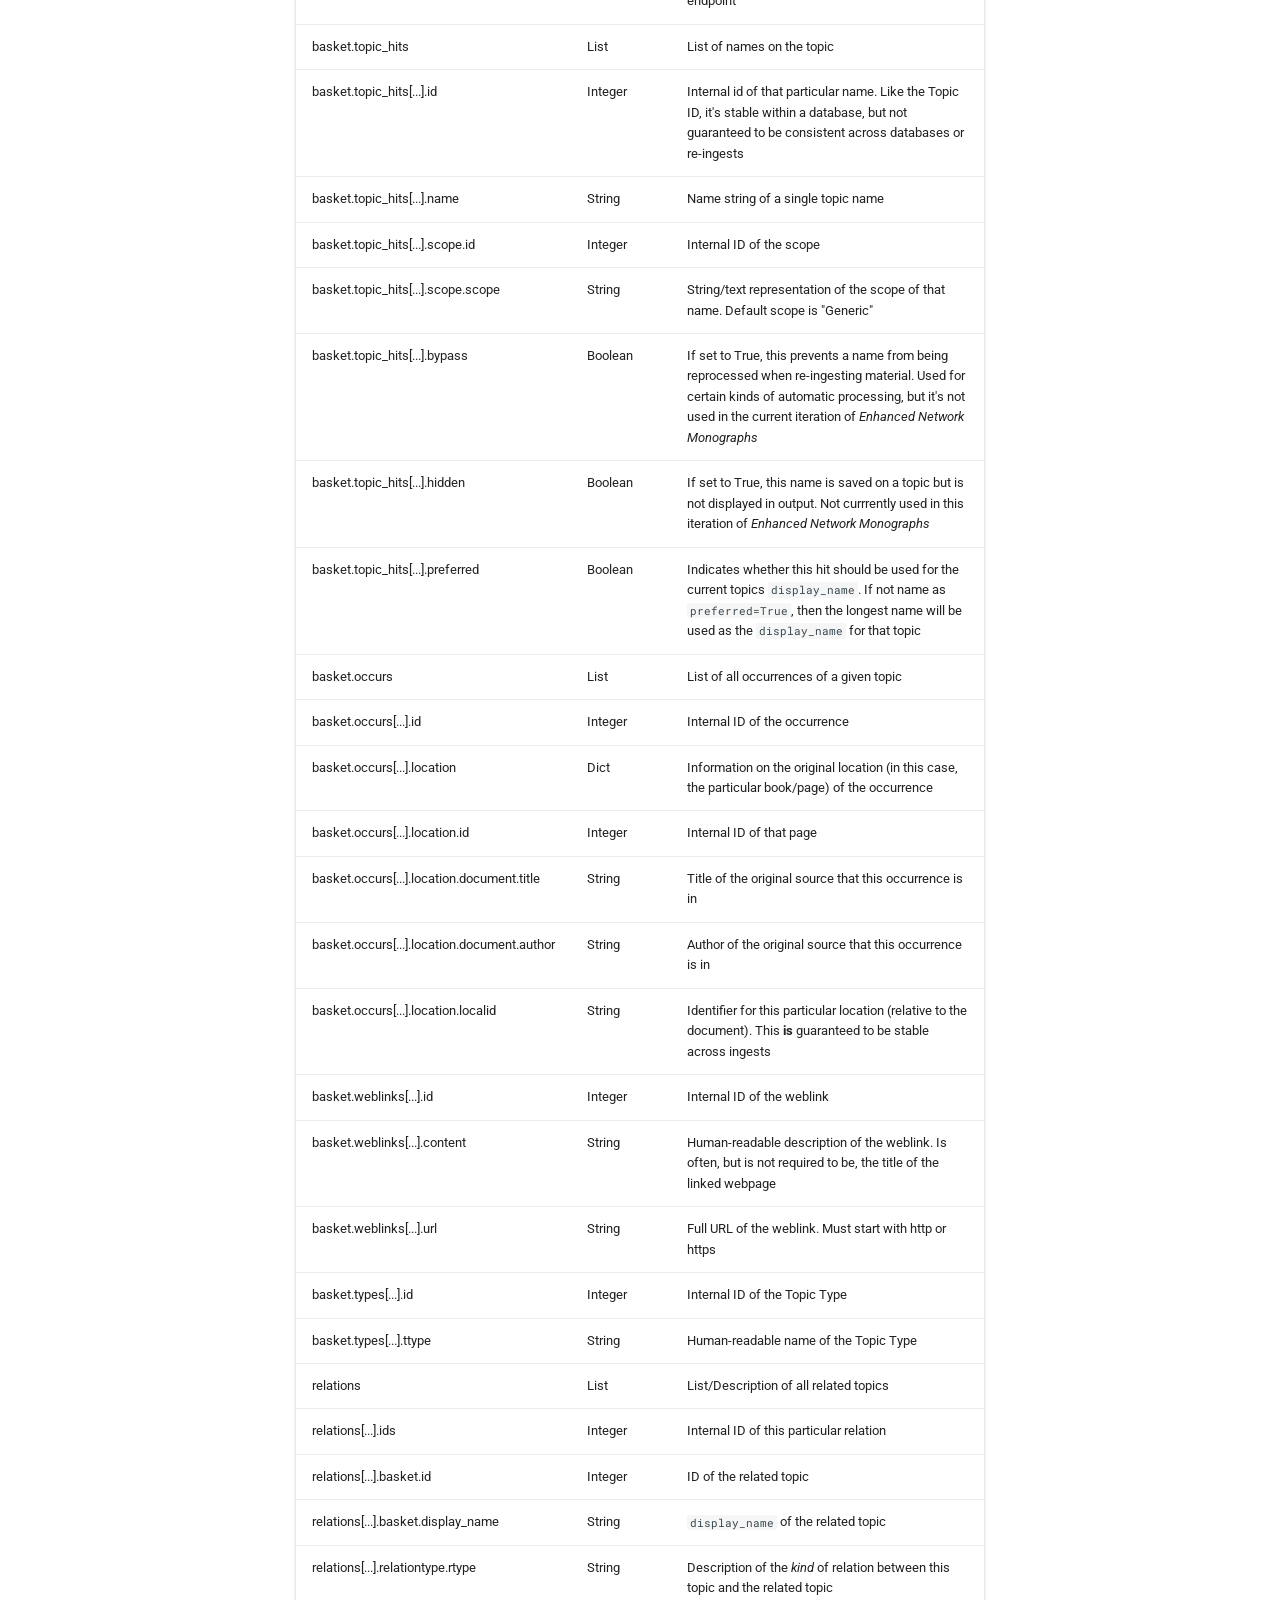
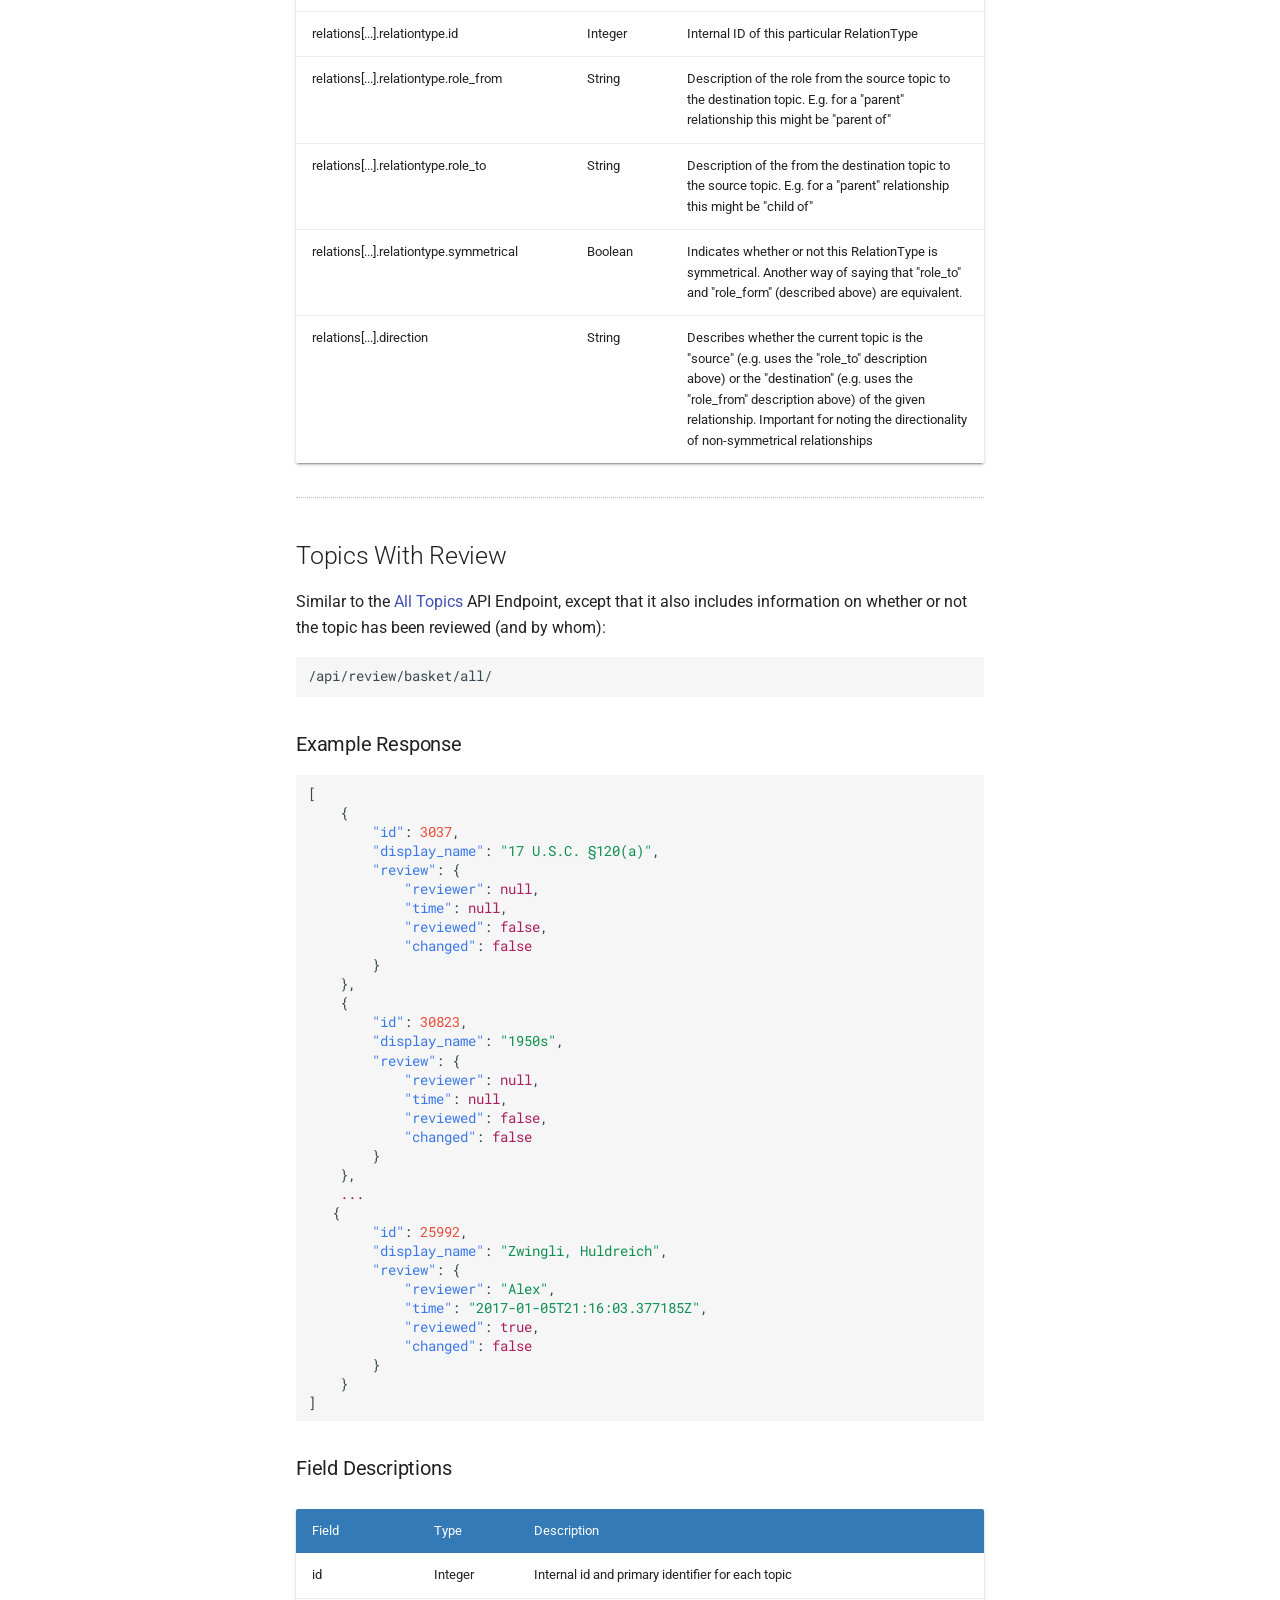
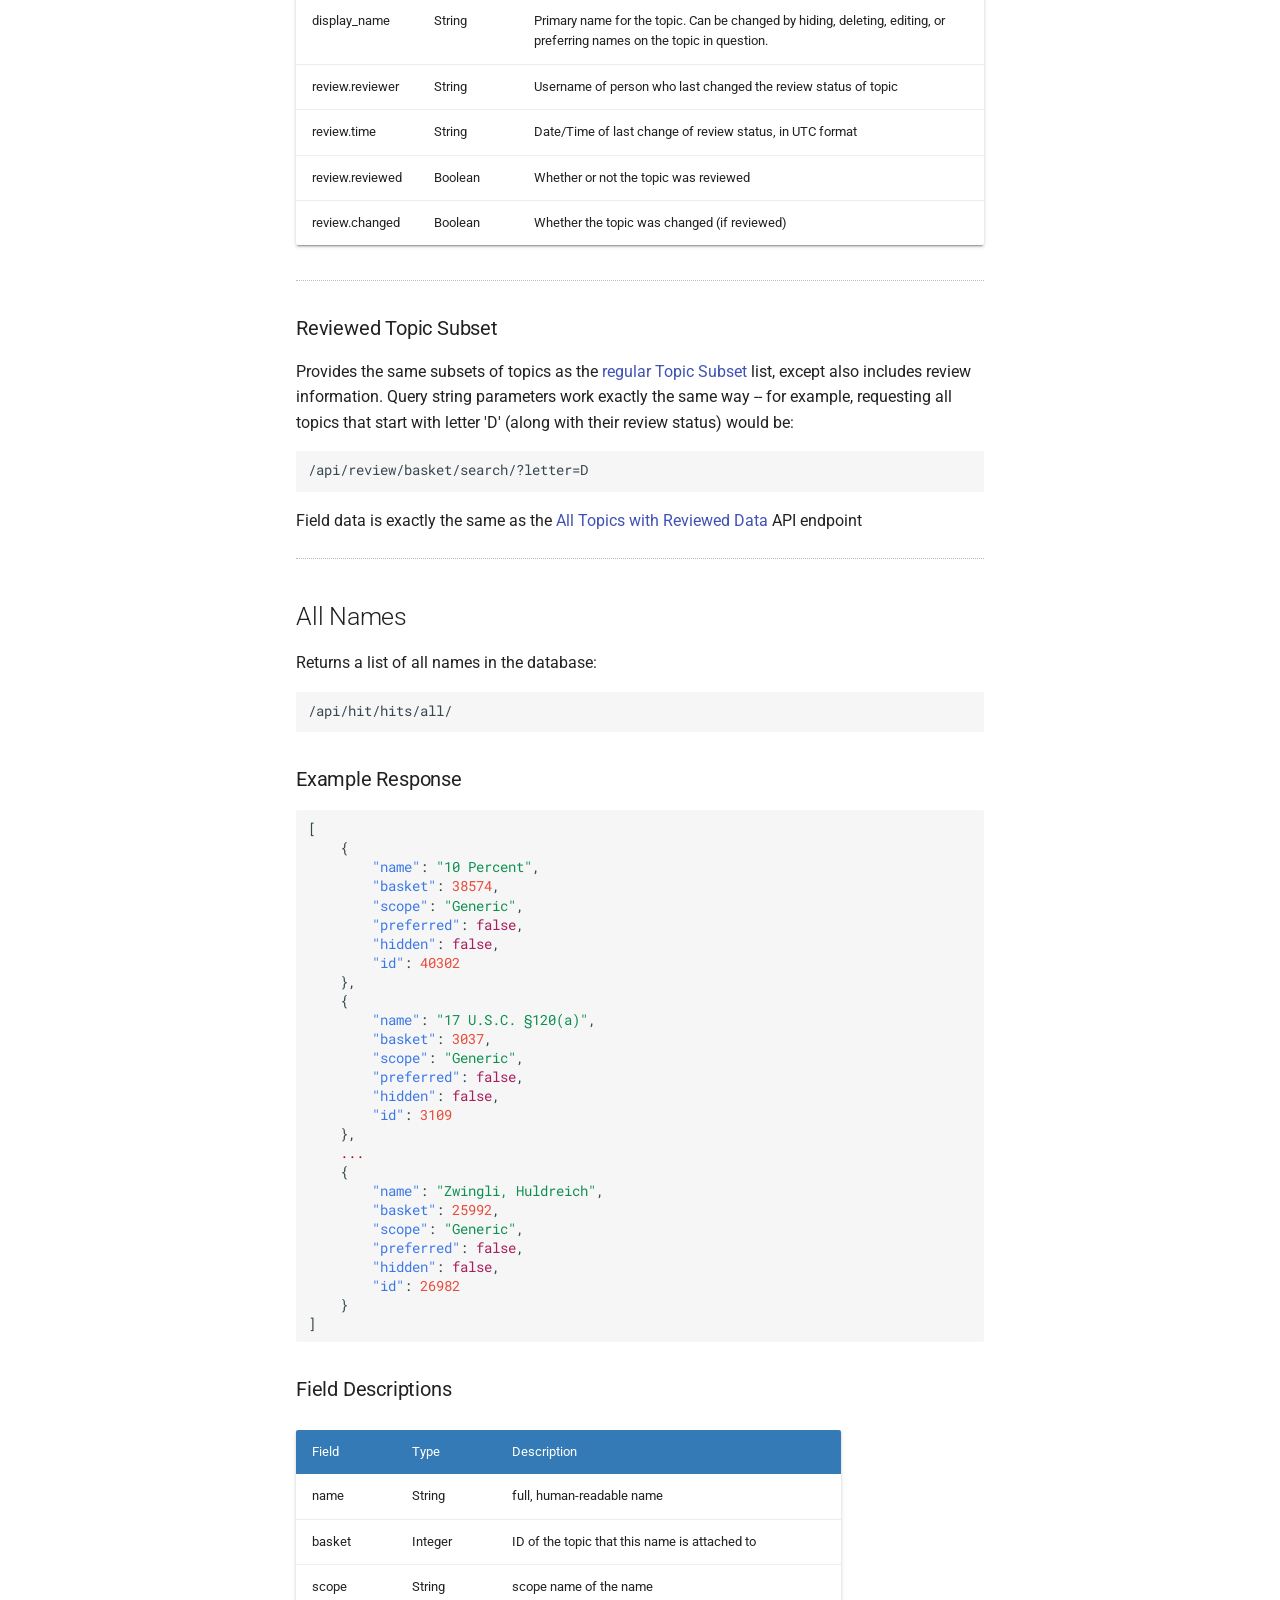
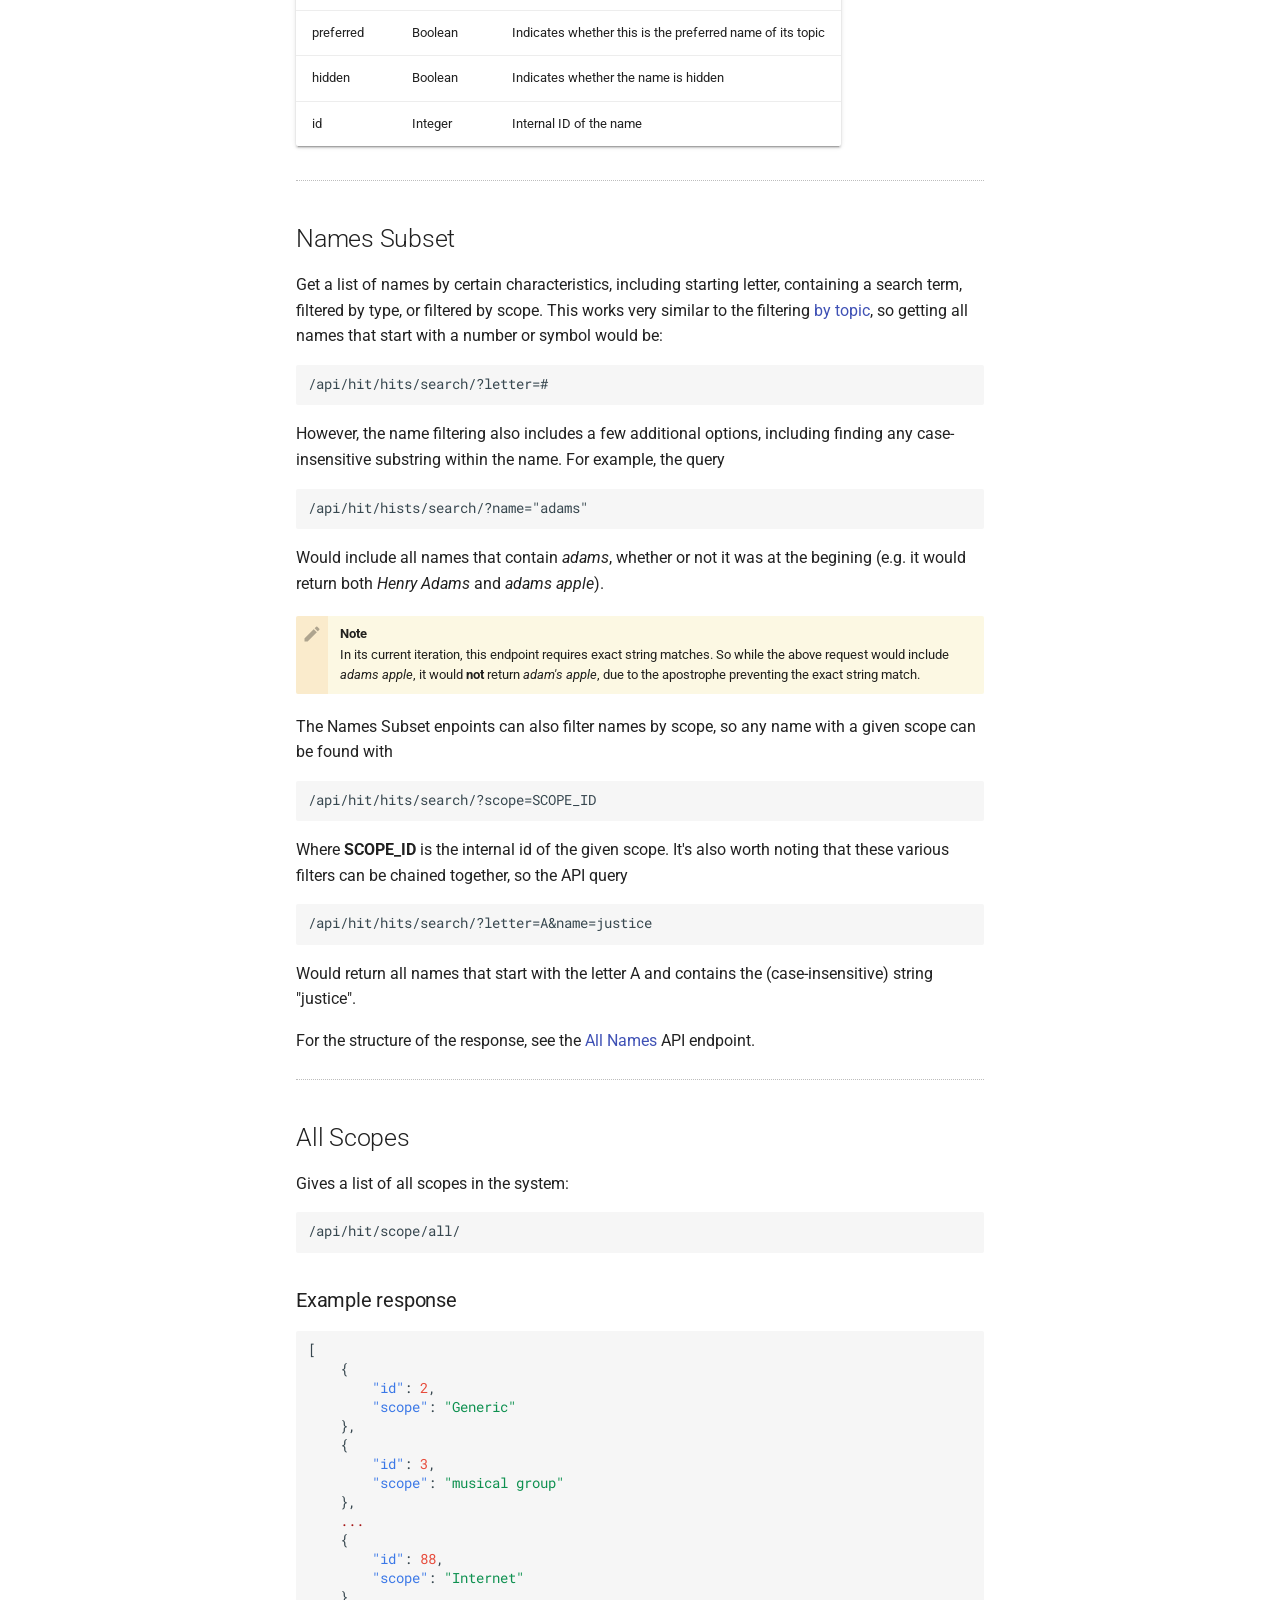
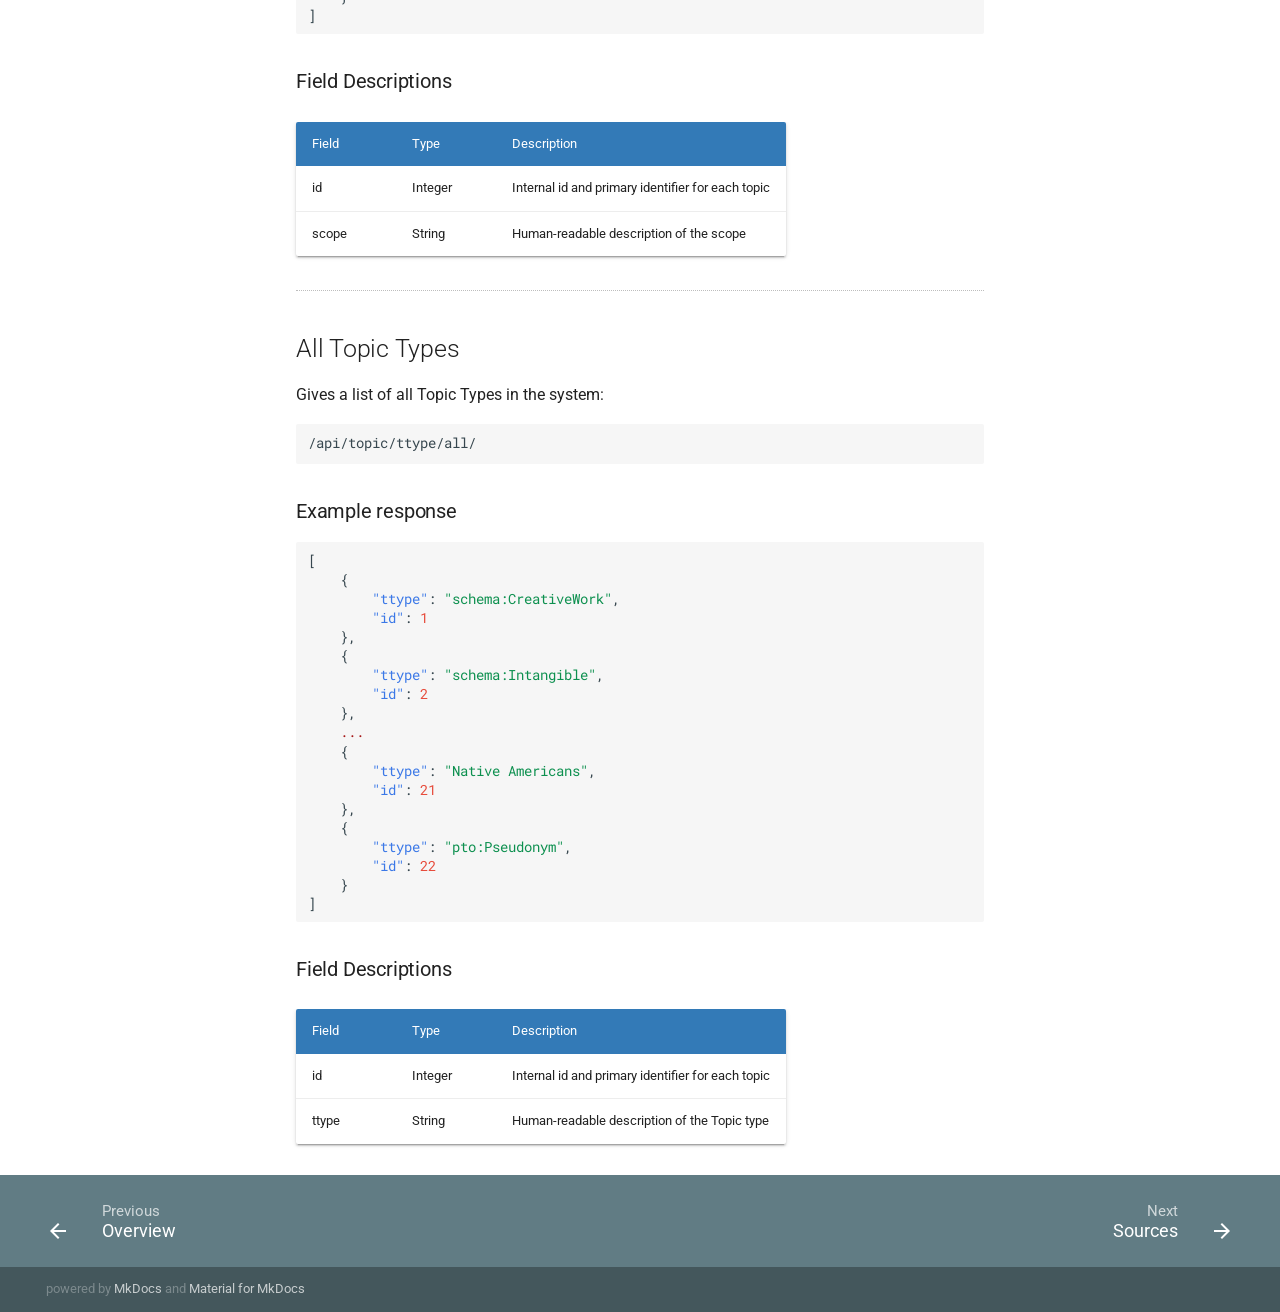
<file: documentation/site/api/topics/index.html>
<!DOCTYPE html>
<html class="no-js">
  <head>
    
      <meta charset="utf-8">
      <meta name="viewport" content="width=device-width,initial-scale=1">
      
      
      
      
        <link rel="shortcut icon" href="../../images/favicon.ico">
      
      <meta name="generator" content="mkdocs+mkdocs-material#1.0.3">
    
    
      
        <title>Topics - ENM Topic Curation Toolkit Backend Documentation</title>
      
    
    
      <script src="../../assets/javascripts/modernizr-facb31f4a3.js"></script>
    
    
      
        
        
        
        <link rel="stylesheet" href="https://fonts.googleapis.com/css?family=Roboto:300,400,400i,700|Roboto+Mono">
        <style>body,input{font-family:"Roboto","Helvetica Neue",Helvetica,Arial,sans-serif}code,kbd,pre{font-family:"Roboto Mono","Courier New",Courier,monospace}</style>
      
      <link rel="stylesheet" href="https://fonts.googleapis.com/icon?family=Material+Icons">
    
    
      <link rel="stylesheet" href="../../assets/stylesheets/application-f3ab63f78a.css">
      
      
        <link rel="stylesheet" href="../../stylesheets/otl_docs.css">
      
    
    
  </head>
  
  
  
  
    <body>
  
    <svg class="md-svg">
      <defs>
        
        
      </defs>
    </svg>
    <input class="md-toggle" data-md-toggle="drawer" type="checkbox" id="drawer">
    <input class="md-toggle" data-md-toggle="search" type="checkbox" id="search">
    <label class="md-overlay" data-md-component="overlay" for="drawer"></label>
    
      <header class="md-header">
  <nav class="md-header-nav md-grid">
    <div class="md-flex">
      <div class="md-flex__cell md-flex__cell--shrink">
        <a href="../.." title="ENM Topic Curation Toolkit Backend Documentation" class=" md-logo  md-header-nav__button">
          
            <img src="../../images/Logo.png" width="24" height="24">
          
        </a>
      </div>
      <div class="md-flex__cell md-flex__cell--shrink">
        <label class="md-icon md-icon--menu md-header-nav__button" for="drawer"></label>
      </div>
      <div class="md-flex__cell md-flex__cell--stretch">
        <span class="md-flex__ellipsis md-header-nav__title">
          
            
              
                <span class="md-header-nav__parent">
                  API
                </span>
              
            
            Topics
          
        </span>
      </div>
      <div class="md-flex__cell md-flex__cell--shrink">
        
          <label class="md-icon md-icon--search md-header-nav__button" for="search"></label>
          
<div class="md-search" data-md-component="search">
  <div class="md-search__overlay"></div>
  <div class="md-search__inner">
    <form class="md-search__form" name="search">
      <input type="text" class="md-search__input" name="query" placeholder="Search" accesskey="s" autocapitalize="off" autocorrect="off" autocomplete="off" spellcheck="false">
      <label class="md-icon md-search__icon" for="search"></label>
    </form>
    <div class="md-search__output">
      <div class="md-search__scrollwrap" data-md-scrollfix>
        <div class="md-search-result" data-md-component="result"></div>
      </div>
    </div>
  </div>
</div>
        
      </div>
      <div class="md-flex__cell md-flex__cell--shrink">
          <div class="md-header-nav__source">
            
          </div>
      </div>
    </div>
  </nav>
</header>
    
    <div class="md-container">
      <main class="md-main">
        <div class="md-main__inner md-grid" data-md-component="container">
          
            
              <div class="md-sidebar md-sidebar--primary" data-md-component="navigation">
                <div class="md-sidebar__scrollwrap">
                  <div class="md-sidebar__inner">
                    <nav class="md-nav md-nav--primary">
  <label class="md-nav__title md-nav__title--site" for="drawer">
    <i class=" md-logo  md-nav__button">
      
        <img src="../../images/Logo.png">
      
    </i>
    ENM Topic Curation Toolkit Backend Documentation
  </label>
  
  <ul class="md-nav__list" data-md-scrollfix>
    
      
      
  <li class="md-nav__item">
    
      <a href="../.." title="Home" class="md-nav__link">
        Home
      </a>
    
  </li>

    
      
      
  <li class="md-nav__item md-nav__item--nested">
    
      <input class="md-toggle md-nav__toggle" data-md-toggle="nav-2" type="checkbox" id="nav-2">
    
    <label class="md-nav__link" for="nav-2">
      Getting Started
    </label>
    <nav class="md-nav" data-md-component="collapsible">
      <label class="md-nav__title" for="nav-2">
        Getting Started
      </label>
      <ul class="md-nav__list" data-md-scrollfix>
        
        
          
          
  <li class="md-nav__item">
    
      <a href="../../installation/" title="Installation" class="md-nav__link">
        Installation
      </a>
    
  </li>

        
          
          
  <li class="md-nav__item">
    
      <a href="../../setup/" title="Setup" class="md-nav__link">
        Setup
      </a>
    
  </li>

        
      </ul>
    </nav>
  </li>

    
      
      
  <li class="md-nav__item md-nav__item--nested">
    
      <input class="md-toggle md-nav__toggle" data-md-toggle="nav-3" type="checkbox" id="nav-3">
    
    <label class="md-nav__link" for="nav-3">
      Ingest
    </label>
    <nav class="md-nav" data-md-component="collapsible">
      <label class="md-nav__title" for="nav-3">
        Ingest
      </label>
      <ul class="md-nav__list" data-md-scrollfix>
        
        
          
          
  <li class="md-nav__item">
    
      <a href="../../new/" title="Adding A New EPUB" class="md-nav__link">
        Adding A New EPUB
      </a>
    
  </li>

        
          
          
  <li class="md-nav__item">
    
      <a href="../../indexpatterns/" title="Adding A New Indexpattern" class="md-nav__link">
        Adding A New Indexpattern
      </a>
    
  </li>

        
      </ul>
    </nav>
  </li>

    
      
      
  <li class="md-nav__item">
    
      <a href="../../testing/" title="Testing" class="md-nav__link">
        Testing
      </a>
    
  </li>

    
      
      
  <li class="md-nav__item md-nav__item--nested">
    
      <input class="md-toggle md-nav__toggle" data-md-toggle="nav-5" type="checkbox" id="nav-5" checked>
    
    <label class="md-nav__link" for="nav-5">
      API
    </label>
    <nav class="md-nav" data-md-component="collapsible">
      <label class="md-nav__title" for="nav-5">
        API
      </label>
      <ul class="md-nav__list" data-md-scrollfix>
        
        
          
          
  <li class="md-nav__item">
    
      <a href="../overview/" title="Overview" class="md-nav__link">
        Overview
      </a>
    
  </li>

        
          
          
  <li class="md-nav__item">
    
    <input class="md-toggle md-nav__toggle" data-md-toggle="toc" type="checkbox" id="toc">
    
    
      <label class="md-nav__link md-nav__link--active" for="toc">
        Topics
      </label>
    
    <a href="./" title="Topics" class="md-nav__link md-nav__link--active">
      Topics
    </a>
    
      
<nav class="md-nav md-nav--secondary">
  
  
  
    <label class="md-nav__title" for="toc">Table of contents</label>
    <ul class="md-nav__list" data-md-scrollfix>
      
        <li class="md-nav__item">
  <a href="#api-overview" title="API Overview" class="md-nav__link">
    API Overview
  </a>
  
</li>
      
        <li class="md-nav__item">
  <a href="#all-topics" title="All Topics" class="md-nav__link">
    All Topics
  </a>
  
    <nav class="md-nav">
      <ul class="md-nav__list">
        
          <li class="md-nav__item">
  <a href="#example-response" title="Example response" class="md-nav__link">
    Example response
  </a>
  
</li>
        
          <li class="md-nav__item">
  <a href="#field-descriptions" title="Field Descriptions" class="md-nav__link">
    Field Descriptions
  </a>
  
</li>
        
      </ul>
    </nav>
  
</li>
      
        <li class="md-nav__item">
  <a href="#topic-subset" title="Topic Subset" class="md-nav__link">
    Topic Subset
  </a>
  
</li>
      
        <li class="md-nav__item">
  <a href="#topic-detail" title="Topic Detail" class="md-nav__link">
    Topic Detail
  </a>
  
    <nav class="md-nav">
      <ul class="md-nav__list">
        
          <li class="md-nav__item">
  <a href="#example-response_1" title="Example response" class="md-nav__link">
    Example response
  </a>
  
</li>
        
          <li class="md-nav__item">
  <a href="#field-descriptions_1" title="Field Descriptions" class="md-nav__link">
    Field Descriptions
  </a>
  
</li>
        
      </ul>
    </nav>
  
</li>
      
        <li class="md-nav__item">
  <a href="#topics-with-review" title="Topics With Review" class="md-nav__link">
    Topics With Review
  </a>
  
    <nav class="md-nav">
      <ul class="md-nav__list">
        
          <li class="md-nav__item">
  <a href="#example-response_2" title="Example Response" class="md-nav__link">
    Example Response
  </a>
  
</li>
        
          <li class="md-nav__item">
  <a href="#field-descriptions_2" title="Field Descriptions" class="md-nav__link">
    Field Descriptions
  </a>
  
</li>
        
          <li class="md-nav__item">
  <a href="#reviewed-topic-subset" title="Reviewed Topic Subset" class="md-nav__link">
    Reviewed Topic Subset
  </a>
  
</li>
        
      </ul>
    </nav>
  
</li>
      
        <li class="md-nav__item">
  <a href="#all-names" title="All Names" class="md-nav__link">
    All Names
  </a>
  
    <nav class="md-nav">
      <ul class="md-nav__list">
        
          <li class="md-nav__item">
  <a href="#example-response_3" title="Example Response" class="md-nav__link">
    Example Response
  </a>
  
</li>
        
          <li class="md-nav__item">
  <a href="#field-descriptions_3" title="Field Descriptions" class="md-nav__link">
    Field Descriptions
  </a>
  
</li>
        
      </ul>
    </nav>
  
</li>
      
        <li class="md-nav__item">
  <a href="#names-subset" title="Names Subset" class="md-nav__link">
    Names Subset
  </a>
  
</li>
      
        <li class="md-nav__item">
  <a href="#all-scopes" title="All Scopes" class="md-nav__link">
    All Scopes
  </a>
  
    <nav class="md-nav">
      <ul class="md-nav__list">
        
          <li class="md-nav__item">
  <a href="#example-response_4" title="Example response" class="md-nav__link">
    Example response
  </a>
  
</li>
        
          <li class="md-nav__item">
  <a href="#field-descriptions_4" title="Field Descriptions" class="md-nav__link">
    Field Descriptions
  </a>
  
</li>
        
      </ul>
    </nav>
  
</li>
      
        <li class="md-nav__item">
  <a href="#all-topic-types" title="All Topic Types" class="md-nav__link">
    All Topic Types
  </a>
  
    <nav class="md-nav">
      <ul class="md-nav__list">
        
          <li class="md-nav__item">
  <a href="#example-response_5" title="Example response" class="md-nav__link">
    Example response
  </a>
  
</li>
        
          <li class="md-nav__item">
  <a href="#field-descriptions_5" title="Field Descriptions" class="md-nav__link">
    Field Descriptions
  </a>
  
</li>
        
      </ul>
    </nav>
  
</li>
      
    </ul>
  
</nav>
    
  </li>

        
          
          
  <li class="md-nav__item">
    
      <a href="../sources/" title="Sources" class="md-nav__link">
        Sources
      </a>
    
  </li>

        
          
          
  <li class="md-nav__item">
    
      <a href="../relations/" title="Relations" class="md-nav__link">
        Relations
      </a>
    
  </li>

        
      </ul>
    </nav>
  </li>

    
      
      
  <li class="md-nav__item">
    
      <a href="../../credits/" title="Acknowledgements" class="md-nav__link">
        Acknowledgements
      </a>
    
  </li>

    
  </ul>
</nav>
                  </div>
                </div>
              </div>
            
            
              <div class="md-sidebar md-sidebar--secondary" data-md-component="toc">
                <div class="md-sidebar__scrollwrap">
                  <div class="md-sidebar__inner">
                    
<nav class="md-nav md-nav--secondary">
  
  
  
    <label class="md-nav__title" for="toc">Table of contents</label>
    <ul class="md-nav__list" data-md-scrollfix>
      
        <li class="md-nav__item">
  <a href="#api-overview" title="API Overview" class="md-nav__link">
    API Overview
  </a>
  
</li>
      
        <li class="md-nav__item">
  <a href="#all-topics" title="All Topics" class="md-nav__link">
    All Topics
  </a>
  
    <nav class="md-nav">
      <ul class="md-nav__list">
        
          <li class="md-nav__item">
  <a href="#example-response" title="Example response" class="md-nav__link">
    Example response
  </a>
  
</li>
        
          <li class="md-nav__item">
  <a href="#field-descriptions" title="Field Descriptions" class="md-nav__link">
    Field Descriptions
  </a>
  
</li>
        
      </ul>
    </nav>
  
</li>
      
        <li class="md-nav__item">
  <a href="#topic-subset" title="Topic Subset" class="md-nav__link">
    Topic Subset
  </a>
  
</li>
      
        <li class="md-nav__item">
  <a href="#topic-detail" title="Topic Detail" class="md-nav__link">
    Topic Detail
  </a>
  
    <nav class="md-nav">
      <ul class="md-nav__list">
        
          <li class="md-nav__item">
  <a href="#example-response_1" title="Example response" class="md-nav__link">
    Example response
  </a>
  
</li>
        
          <li class="md-nav__item">
  <a href="#field-descriptions_1" title="Field Descriptions" class="md-nav__link">
    Field Descriptions
  </a>
  
</li>
        
      </ul>
    </nav>
  
</li>
      
        <li class="md-nav__item">
  <a href="#topics-with-review" title="Topics With Review" class="md-nav__link">
    Topics With Review
  </a>
  
    <nav class="md-nav">
      <ul class="md-nav__list">
        
          <li class="md-nav__item">
  <a href="#example-response_2" title="Example Response" class="md-nav__link">
    Example Response
  </a>
  
</li>
        
          <li class="md-nav__item">
  <a href="#field-descriptions_2" title="Field Descriptions" class="md-nav__link">
    Field Descriptions
  </a>
  
</li>
        
          <li class="md-nav__item">
  <a href="#reviewed-topic-subset" title="Reviewed Topic Subset" class="md-nav__link">
    Reviewed Topic Subset
  </a>
  
</li>
        
      </ul>
    </nav>
  
</li>
      
        <li class="md-nav__item">
  <a href="#all-names" title="All Names" class="md-nav__link">
    All Names
  </a>
  
    <nav class="md-nav">
      <ul class="md-nav__list">
        
          <li class="md-nav__item">
  <a href="#example-response_3" title="Example Response" class="md-nav__link">
    Example Response
  </a>
  
</li>
        
          <li class="md-nav__item">
  <a href="#field-descriptions_3" title="Field Descriptions" class="md-nav__link">
    Field Descriptions
  </a>
  
</li>
        
      </ul>
    </nav>
  
</li>
      
        <li class="md-nav__item">
  <a href="#names-subset" title="Names Subset" class="md-nav__link">
    Names Subset
  </a>
  
</li>
      
        <li class="md-nav__item">
  <a href="#all-scopes" title="All Scopes" class="md-nav__link">
    All Scopes
  </a>
  
    <nav class="md-nav">
      <ul class="md-nav__list">
        
          <li class="md-nav__item">
  <a href="#example-response_4" title="Example response" class="md-nav__link">
    Example response
  </a>
  
</li>
        
          <li class="md-nav__item">
  <a href="#field-descriptions_4" title="Field Descriptions" class="md-nav__link">
    Field Descriptions
  </a>
  
</li>
        
      </ul>
    </nav>
  
</li>
      
        <li class="md-nav__item">
  <a href="#all-topic-types" title="All Topic Types" class="md-nav__link">
    All Topic Types
  </a>
  
    <nav class="md-nav">
      <ul class="md-nav__list">
        
          <li class="md-nav__item">
  <a href="#example-response_5" title="Example response" class="md-nav__link">
    Example response
  </a>
  
</li>
        
          <li class="md-nav__item">
  <a href="#field-descriptions_5" title="Field Descriptions" class="md-nav__link">
    Field Descriptions
  </a>
  
</li>
        
      </ul>
    </nav>
  
</li>
      
    </ul>
  
</nav>
                  </div>
                </div>
              </div>
            
          
          <div class="md-content">
            <article class="md-content__inner md-typeset">
               
              
                
                  <h1>Topics</h1>
                
                <h2 id="api-overview">API Overview</h2>
<table>
<thead>
<tr>
<th>Description</th>
<th>Endpoint</th>
<th>Extra Parameters</th>
</tr>
</thead>
<tbody>
<tr>
<td>List of All Topics</td>
<td><a href="#all-topics">/api/hit/basket/all/</a></td>
<td></td>
</tr>
<tr>
<td>List of Subset of Topics</td>
<td><a href="#topic-subset">/api/hit/basket/search/</a></td>
<td>letter, document</td>
</tr>
<tr>
<td>Topic Detail</td>
<td><a href="#topic-detail">/api/hit/basket/BASKET_ID/</a></td>
<td></td>
</tr>
<tr>
<td>All Topics (with review data)</td>
<td><a href="#topics-with-review">/api/review/baskets/all</a></td>
<td></td>
</tr>
<tr>
<td>Subset of Topics (with review data)</td>
<td><a href="#reviewed-topics-subset">/api/review/baskets/search</a></td>
<td>letter, document</td>
</tr>
<tr>
<td>List of All Names</td>
<td><a href="#all-names">/api/hit/hits/all/</a></td>
<td></td>
</tr>
<tr>
<td>List of Subset of Names</td>
<td><a href="#names-subset">/api/hit/hits/search/</a></td>
<td>name, letter, scope, ttype</td>
</tr>
<tr>
<td>List of All Scopes</td>
<td><a href="#all-scopes">/api/hit/scope/all/</a></td>
<td></td>
</tr>
<tr>
<td>List of All Topic Types</td>
<td><a href="#all-topic-types">/api/topic/ttype/all/</a></td>
<td></td>
</tr>
</tbody>
</table>
<div class="admonition note">
<p class="admonition-title">A Note on Terminology</p>
<p>You may notice the terms <strong>basket</strong> and <strong>hit</strong> a lot on this page.  Internally, this is how our topic mapping software refers to <strong>topics</strong> and <strong>names</strong>, respectively.  In almost all cases, mentally replacing <strong>basket</strong> with <strong>topic</strong> and <strong>hit</strong> with <strong>name</strong> will work perfectly.</p>
</div>
<hr />
<h2 id="all-topics">All Topics</h2>
<p>Gives a list of all topics in the system:</p>
<div class="codehilite"><pre><span></span>/api/hit/basket/all/
</pre></div>


<h3 id="example-response">Example response</h3>
<div class="codehilite"><pre><span></span><span class="p">[</span>
    <span class="p">{</span>
        <span class="nt">&quot;id&quot;</span><span class="p">:</span> <span class="mi">3037</span><span class="p">,</span>
        <span class="nt">&quot;display_name&quot;</span><span class="p">:</span> <span class="s2">&quot;17 U.S.C. §120(a)&quot;</span>
    <span class="p">},</span>
    <span class="p">{</span>
        <span class="nt">&quot;id&quot;</span><span class="p">:</span> <span class="mi">30823</span><span class="p">,</span>
        <span class="nt">&quot;display_name&quot;</span><span class="p">:</span> <span class="s2">&quot;1950s&quot;</span>
    <span class="p">},</span>
    <span class="err">...</span>
    <span class="p">{</span>
        <span class="nt">&quot;id&quot;</span><span class="p">:</span> <span class="mi">22291</span><span class="p">,</span>
        <span class="nt">&quot;display_name&quot;</span><span class="p">:</span> <span class="s2">&quot;Zwerdling, Alex&quot;</span>
    <span class="p">},</span>
    <span class="p">{</span>
        <span class="nt">&quot;id&quot;</span><span class="p">:</span> <span class="mi">25992</span><span class="p">,</span>
        <span class="nt">&quot;display_name&quot;</span><span class="p">:</span> <span class="s2">&quot;Zwingli, Huldreich&quot;</span>
    <span class="p">}</span>
<span class="p">]</span>
</pre></div>


<h3 id="field-descriptions">Field Descriptions</h3>
<table>
<thead>
<tr>
<th>Field</th>
<th>Type</th>
<th>Description</th>
</tr>
</thead>
<tbody>
<tr>
<td>id</td>
<td>Integer</td>
<td>Internal id and primary identifier for each topic</td>
</tr>
<tr>
<td>display_name</td>
<td>String</td>
<td>Primary name for the topic. Can be changed by hiding, deleting, editing, or preferring names on the topic in question.</td>
</tr>
</tbody>
</table>
<hr />
<h2 id="topic-subset">Topic Subset</h2>
<p>This endpoints allows you to get lists of topics by either starting letter or document. For example:</p>
<div class="codehilite"><pre><span></span>/api/hit/basket/search/?letter=B
</pre></div>


<p>Will give all topics whose <code>display_name</code> starts with the letter 'B'.  In order to get all topics that start with a number or symbol, us the '#' sign:</p>
<div class="codehilite"><pre><span></span>/api/hit/basket/search/?letter=#
</pre></div>


<p>To get a list of topics in a given document, use:</p>
<div class="codehilite"><pre><span></span>/api/hit/basket/search/?document=DOCUMENT_ID
</pre></div>


<p>to get the id of a given document, use the <a href="../sources/">sources API</a> or the editorial interface.  The structure/fields of the response are the same as the <a href="#all-topics">All Topics</a> endpoint.</p>
<hr />
<h2 id="topic-detail">Topic Detail</h2>
<p>Gives all data for a single topic, including all names, occurrences, and relations:</p>
<div class="codehilite"><pre><span></span>/api/hit/basket/BASKET_ID
</pre></div>


<h3 id="example-response_1">Example response</h3>
<div class="codehilite"><pre><span></span><span class="p">{</span>
    <span class="nt">&quot;relations&quot;</span><span class="p">:</span> <span class="p">[</span>
        <span class="p">{</span>
            <span class="nt">&quot;id&quot;</span><span class="p">:</span> <span class="mi">32255</span><span class="p">,</span>
            <span class="nt">&quot;relationtype&quot;</span><span class="p">:</span> <span class="p">{</span>
                <span class="nt">&quot;id&quot;</span><span class="p">:</span> <span class="mi">6</span><span class="p">,</span>
                <span class="nt">&quot;rtype&quot;</span><span class="p">:</span> <span class="s2">&quot;Containment&quot;</span><span class="p">,</span>
                <span class="nt">&quot;role_from&quot;</span><span class="p">:</span> <span class="s2">&quot;contained by&quot;</span><span class="p">,</span>
                <span class="nt">&quot;role_to&quot;</span><span class="p">:</span> <span class="s2">&quot;contains&quot;</span><span class="p">,</span>
                <span class="nt">&quot;symmetrical&quot;</span><span class="p">:</span> <span class="kc">false</span>
            <span class="p">},</span>
            <span class="nt">&quot;basket&quot;</span><span class="p">:</span> <span class="p">{</span>
                <span class="nt">&quot;display_name&quot;</span><span class="p">:</span> <span class="s2">&quot;games&quot;</span><span class="p">,</span>
                <span class="nt">&quot;id&quot;</span><span class="p">:</span> <span class="mi">90</span>
            <span class="p">},</span>
            <span class="nt">&quot;direction&quot;</span><span class="p">:</span> <span class="s2">&quot;source&quot;</span>
        <span class="p">},</span>
        <span class="p">{</span>
            <span class="nt">&quot;id&quot;</span><span class="p">:</span> <span class="mi">122665</span><span class="p">,</span>
            <span class="nt">&quot;relationtype&quot;</span><span class="p">:</span> <span class="p">{</span>
                <span class="nt">&quot;id&quot;</span><span class="p">:</span> <span class="mi">4</span><span class="p">,</span>
                <span class="nt">&quot;rtype&quot;</span><span class="p">:</span> <span class="s2">&quot;Subentry&quot;</span><span class="p">,</span>
                <span class="nt">&quot;role_from&quot;</span><span class="p">:</span> <span class="s2">&quot;Main Entry of&quot;</span><span class="p">,</span>
                <span class="nt">&quot;role_to&quot;</span><span class="p">:</span> <span class="s2">&quot;Subentry of&quot;</span><span class="p">,</span>
                <span class="nt">&quot;symmetrical&quot;</span><span class="p">:</span> <span class="kc">false</span>
            <span class="p">},</span>
            <span class="nt">&quot;basket&quot;</span><span class="p">:</span> <span class="p">{</span>
                <span class="nt">&quot;display_name&quot;</span><span class="p">:</span> <span class="s2">&quot;video games -- in science education&quot;</span><span class="p">,</span>
                <span class="nt">&quot;id&quot;</span><span class="p">:</span> <span class="mi">209</span>
            <span class="p">},</span>
            <span class="nt">&quot;direction&quot;</span><span class="p">:</span> <span class="s2">&quot;destination&quot;</span>
        <span class="p">}</span>
    <span class="p">],</span>
    <span class="nt">&quot;basket&quot;</span><span class="p">:</span> <span class="p">{</span>
        <span class="nt">&quot;id&quot;</span><span class="p">:</span> <span class="mi">7399</span><span class="p">,</span>
        <span class="nt">&quot;topic_hits&quot;</span><span class="p">:</span> <span class="p">[</span>
            <span class="p">{</span>
                <span class="nt">&quot;id&quot;</span><span class="p">:</span> <span class="mi">10210</span><span class="p">,</span>
                <span class="nt">&quot;name&quot;</span><span class="p">:</span> <span class="s2">&quot;Video game&quot;</span><span class="p">,</span>
                <span class="nt">&quot;scope&quot;</span><span class="p">:</span> <span class="p">{</span>
                    <span class="nt">&quot;id&quot;</span><span class="p">:</span> <span class="mi">2</span><span class="p">,</span>
                    <span class="nt">&quot;scope&quot;</span><span class="p">:</span> <span class="s2">&quot;Generic&quot;</span>
                <span class="p">},</span>
                <span class="nt">&quot;bypass&quot;</span><span class="p">:</span> <span class="kc">false</span><span class="p">,</span>
                <span class="nt">&quot;hidden&quot;</span><span class="p">:</span> <span class="kc">false</span><span class="p">,</span>
                <span class="nt">&quot;preferred&quot;</span><span class="p">:</span> <span class="kc">false</span>
            <span class="p">},</span>
            <span class="p">{</span>
                <span class="nt">&quot;id&quot;</span><span class="p">:</span> <span class="mi">8758</span><span class="p">,</span>
                <span class="nt">&quot;name&quot;</span><span class="p">:</span> <span class="s2">&quot;video -- \&quot;games\&quot;&quot;</span><span class="p">,</span>
                <span class="nt">&quot;scope&quot;</span><span class="p">:</span> <span class="p">{</span>
                    <span class="nt">&quot;id&quot;</span><span class="p">:</span> <span class="mi">2</span><span class="p">,</span>
                    <span class="nt">&quot;scope&quot;</span><span class="p">:</span> <span class="s2">&quot;Generic&quot;</span>
                <span class="p">},</span>
                <span class="nt">&quot;bypass&quot;</span><span class="p">:</span> <span class="kc">false</span><span class="p">,</span>
                <span class="nt">&quot;hidden&quot;</span><span class="p">:</span> <span class="kc">false</span><span class="p">,</span>
                <span class="nt">&quot;preferred&quot;</span><span class="p">:</span> <span class="kc">false</span>
            <span class="p">}</span>
        <span class="p">],</span>
        <span class="nt">&quot;occurs&quot;</span><span class="p">:</span> <span class="p">[</span>
            <span class="p">{</span>
                <span class="nt">&quot;id&quot;</span><span class="p">:</span> <span class="mi">28663</span><span class="p">,</span>
                <span class="nt">&quot;location&quot;</span><span class="p">:</span> <span class="p">{</span>
                    <span class="nt">&quot;id&quot;</span><span class="p">:</span> <span class="mi">6418</span><span class="p">,</span>
                    <span class="nt">&quot;document&quot;</span><span class="p">:</span> <span class="p">{</span>
                        <span class="nt">&quot;title&quot;</span><span class="p">:</span> <span class="s2">&quot;Making News at The New York Times&quot;</span><span class="p">,</span>
                        <span class="nt">&quot;author&quot;</span><span class="p">:</span> <span class="s2">&quot;Usher, Nikki&quot;</span>
                    <span class="p">},</span>
                    <span class="nt">&quot;localid&quot;</span><span class="p">:</span> <span class="s2">&quot;page_150&quot;</span>
                <span class="p">}</span>
            <span class="p">},</span>
            <span class="p">{</span>
                <span class="nt">&quot;id&quot;</span><span class="p">:</span> <span class="mi">31986</span><span class="p">,</span>
                <span class="nt">&quot;location&quot;</span><span class="p">:</span> <span class="p">{</span>
                    <span class="nt">&quot;id&quot;</span><span class="p">:</span> <span class="mi">6907</span><span class="p">,</span>
                    <span class="nt">&quot;document&quot;</span><span class="p">:</span> <span class="p">{</span>
                        <span class="nt">&quot;title&quot;</span><span class="p">:</span> <span class="s2">&quot;The Hyperlinked Society: Questioning Connections in the Digital Age&quot;</span><span class="p">,</span>
                        <span class="nt">&quot;author&quot;</span><span class="p">:</span> <span class="s2">&quot;Turrow, Joseph; Tsui, Lokman&quot;</span>
                    <span class="p">},</span>
                    <span class="nt">&quot;localid&quot;</span><span class="p">:</span> <span class="s2">&quot;page_132&quot;</span>
                <span class="p">}</span>
            <span class="p">}</span>
        <span class="p">],</span>
        <span class="nt">&quot;weblinks&quot;</span><span class="p">:</span> <span class="p">[</span>
            <span class="p">{</span>
                <span class="nt">&quot;id&quot;</span><span class="p">:</span> <span class="mi">56</span><span class="p">,</span>
                <span class="nt">&quot;content&quot;</span><span class="p">:</span> <span class="s2">&quot;Library of Congress (exactMatch)&quot;</span><span class="p">,</span>
                <span class="nt">&quot;url&quot;</span><span class="p">:</span> <span class="s2">&quot;http://id.loc.gov/authorities/names/someFakeId&quot;</span>
            <span class="p">},</span>
            <span class="p">{</span>
                <span class="nt">&quot;id&quot;</span><span class="p">:</span> <span class="mi">112</span><span class="p">,</span>
                <span class="nt">&quot;content&quot;</span><span class="p">:</span> <span class="s2">&quot;Wikidata (exactMatch)&quot;</span><span class="p">,</span>
                <span class="nt">&quot;url&quot;</span><span class="p">:</span> <span class="s2">&quot;https://www.wikidata.org/entity/someFakeId&quot;</span>
            <span class="p">},</span>
        <span class="p">],</span>
        <span class="nt">&quot;types&quot;</span><span class="p">:</span> <span class="p">[</span>
            <span class="p">{</span>
                <span class="nt">&quot;ttype&quot;</span><span class="p">:</span> <span class="s2">&quot;skos:Concept&quot;</span><span class="p">,</span>
                <span class="nt">&quot;id&quot;</span><span class="p">:</span> <span class="mi">6</span>
            <span class="p">},</span>
            <span class="p">{</span>
                <span class="nt">&quot;ttype&quot;</span><span class="p">:</span> <span class="s2">&quot;schema:CreativeWork&quot;</span><span class="p">,</span>
                <span class="nt">&quot;id&quot;</span><span class="p">:</span> <span class="mi">1</span>
            <span class="p">}</span>
        <span class="p">]</span>
        <span class="s2">&quot;display_name&quot;</span><span class="p">:</span> <span class="s2">&quot;video -- \&quot;games\&quot;&quot;</span>
    <span class="p">}</span>
<span class="p">}</span>
</pre></div>


<h3 id="field-descriptions_1">Field Descriptions</h3>
<table>
<thead>
<tr>
<th>Field</th>
<th>Type</th>
<th>Description</th>
</tr>
</thead>
<tbody>
<tr>
<td>basket.id</td>
<td>Integer</td>
<td>Same as the <code>id</code> in the <a href="#all-topics">All Topics</a> API enpoint</td>
</tr>
<tr>
<td>basket.display_name</td>
<td>String</td>
<td>Same as the <code>display_name</code> in the <a href="#all-topics">All Topics</a> API endpoint</td>
</tr>
<tr>
<td>basket.topic_hits</td>
<td>List</td>
<td>List of names on the topic</td>
</tr>
<tr>
<td>basket.topic_hits[...].id</td>
<td>Integer</td>
<td>Internal id of that particular name. Like the Topic ID, it's stable within a database, but not guaranteed to be consistent across databases or re-ingests</td>
</tr>
<tr>
<td>basket.topic_hits[...].name</td>
<td>String</td>
<td>Name string of a single topic name</td>
</tr>
<tr>
<td>basket.topic_hits[...].scope.id</td>
<td>Integer</td>
<td>Internal ID of the scope</td>
</tr>
<tr>
<td>basket.topic_hits[...].scope.scope</td>
<td>String</td>
<td>String/text representation of the scope of that name.  Default scope is "Generic"</td>
</tr>
<tr>
<td>basket.topic_hits[...].bypass</td>
<td>Boolean</td>
<td>If set to True, this prevents a name from being reprocessed when re-ingesting material. Used for certain kinds of automatic processing, but it's not used in the current iteration of <em>Enhanced Network Monographs</em></td>
</tr>
<tr>
<td>basket.topic_hits[...].hidden</td>
<td>Boolean</td>
<td>If set to True, this name is saved on a topic but is not displayed in output.  Not currrently used in this iteration of <em>Enhanced Network Monographs</em></td>
</tr>
<tr>
<td>basket.topic_hits[...].preferred</td>
<td>Boolean</td>
<td>Indicates whether this hit should be used for the current topics <code>display_name</code>. If not name as <code>preferred=True</code>, then the longest name will be used as the <code>display_name</code> for that topic</td>
</tr>
<tr>
<td>basket.occurs</td>
<td>List</td>
<td>List of all occurrences of a given topic</td>
</tr>
<tr>
<td>basket.occurs[...].id</td>
<td>Integer</td>
<td>Internal ID of the occurrence</td>
</tr>
<tr>
<td>basket.occurs[...].location</td>
<td>Dict</td>
<td>Information on the original location (in this case, the particular book/page) of the occurrence</td>
</tr>
<tr>
<td>basket.occurs[...].location.id</td>
<td>Integer</td>
<td>Internal ID of that page</td>
</tr>
<tr>
<td>basket.occurs[...].location.document.title</td>
<td>String</td>
<td>Title of the original source that this occurrence is in</td>
</tr>
<tr>
<td>basket.occurs[...].location.document.author</td>
<td>String</td>
<td>Author of the original source that this occurrence is in</td>
</tr>
<tr>
<td>basket.occurs[...].location.localid</td>
<td>String</td>
<td>Identifier for this particular location (relative to the document).  This <strong>is</strong> guaranteed to be stable across ingests</td>
</tr>
<tr>
<td>basket.weblinks[...].id</td>
<td>Integer</td>
<td>Internal ID of the weblink</td>
</tr>
<tr>
<td>basket.weblinks[...].content</td>
<td>String</td>
<td>Human-readable description of the weblink. Is often, but is not required to be, the title of the linked webpage</td>
</tr>
<tr>
<td>basket.weblinks[...].url</td>
<td>String</td>
<td>Full URL of the weblink. Must start with http or https</td>
</tr>
<tr>
<td>basket.types[...].id</td>
<td>Integer</td>
<td>Internal ID of the Topic Type</td>
</tr>
<tr>
<td>basket.types[...].ttype</td>
<td>String</td>
<td>Human-readable name of the Topic Type</td>
</tr>
<tr>
<td>relations</td>
<td>List</td>
<td>List/Description of all related topics</td>
</tr>
<tr>
<td>relations[...].ids</td>
<td>Integer</td>
<td>Internal ID of this particular relation</td>
</tr>
<tr>
<td>relations[...].basket.id</td>
<td>Integer</td>
<td>ID of the related topic</td>
</tr>
<tr>
<td>relations[...].basket.display_name</td>
<td>String</td>
<td><code>display_name</code> of the related topic</td>
</tr>
<tr>
<td>relations[...].relationtype.rtype</td>
<td>String</td>
<td>Description of the <em>kind</em> of relation between this topic and the related topic</td>
</tr>
<tr>
<td>relations[...].relationtype.id</td>
<td>Integer</td>
<td>Internal ID of this particular RelationType</td>
</tr>
<tr>
<td>relations[...].relationtype.role_from</td>
<td>String</td>
<td>Description of the role from the source topic to the destination topic. E.g. for a "parent" relationship this might be "parent of"</td>
</tr>
<tr>
<td>relations[...].relationtype.role_to</td>
<td>String</td>
<td>Description of the from the destination topic to the source topic.  E.g. for a "parent" relationship this might be "child of"</td>
</tr>
<tr>
<td>relations[...].relationtype.symmetrical</td>
<td>Boolean</td>
<td>Indicates whether or not this RelationType is symmetrical.  Another way of saying that "role_to" and "role_form" (described above) are equivalent.</td>
</tr>
<tr>
<td>relations[...].direction</td>
<td>String</td>
<td>Describes whether the current topic is the "source" (e.g. uses the "role_to" description above) or the "destination" (e.g. uses the "role_from" description above) of the given relationship. Important for noting the directionality of non-symmetrical relationships</td>
</tr>
</tbody>
</table>
<hr />
<h2 id="topics-with-review">Topics With Review</h2>
<p>Similar to the <a href="#all-topics">All Topics</a> API Endpoint, except that it also includes information on whether or not the topic has been reviewed (and by whom):</p>
<div class="codehilite"><pre><span></span>/api/review/basket/all/
</pre></div>


<h3 id="example-response_2">Example Response</h3>
<div class="codehilite"><pre><span></span><span class="p">[</span>
    <span class="p">{</span>
        <span class="nt">&quot;id&quot;</span><span class="p">:</span> <span class="mi">3037</span><span class="p">,</span>
        <span class="nt">&quot;display_name&quot;</span><span class="p">:</span> <span class="s2">&quot;17 U.S.C. §120(a)&quot;</span><span class="p">,</span>
        <span class="nt">&quot;review&quot;</span><span class="p">:</span> <span class="p">{</span>
            <span class="nt">&quot;reviewer&quot;</span><span class="p">:</span> <span class="kc">null</span><span class="p">,</span>
            <span class="nt">&quot;time&quot;</span><span class="p">:</span> <span class="kc">null</span><span class="p">,</span>
            <span class="nt">&quot;reviewed&quot;</span><span class="p">:</span> <span class="kc">false</span><span class="p">,</span>
            <span class="nt">&quot;changed&quot;</span><span class="p">:</span> <span class="kc">false</span>
        <span class="p">}</span>
    <span class="p">},</span>
    <span class="p">{</span>
        <span class="nt">&quot;id&quot;</span><span class="p">:</span> <span class="mi">30823</span><span class="p">,</span>
        <span class="nt">&quot;display_name&quot;</span><span class="p">:</span> <span class="s2">&quot;1950s&quot;</span><span class="p">,</span>
        <span class="nt">&quot;review&quot;</span><span class="p">:</span> <span class="p">{</span>
            <span class="nt">&quot;reviewer&quot;</span><span class="p">:</span> <span class="kc">null</span><span class="p">,</span>
            <span class="nt">&quot;time&quot;</span><span class="p">:</span> <span class="kc">null</span><span class="p">,</span>
            <span class="nt">&quot;reviewed&quot;</span><span class="p">:</span> <span class="kc">false</span><span class="p">,</span>
            <span class="nt">&quot;changed&quot;</span><span class="p">:</span> <span class="kc">false</span>
        <span class="p">}</span>
    <span class="p">},</span>
    <span class="err">...</span>
   <span class="p">{</span>
        <span class="nt">&quot;id&quot;</span><span class="p">:</span> <span class="mi">25992</span><span class="p">,</span>
        <span class="nt">&quot;display_name&quot;</span><span class="p">:</span> <span class="s2">&quot;Zwingli, Huldreich&quot;</span><span class="p">,</span>
        <span class="nt">&quot;review&quot;</span><span class="p">:</span> <span class="p">{</span>
            <span class="nt">&quot;reviewer&quot;</span><span class="p">:</span> <span class="s2">&quot;Alex&quot;</span><span class="p">,</span>
            <span class="nt">&quot;time&quot;</span><span class="p">:</span> <span class="s2">&quot;2017-01-05T21:16:03.377185Z&quot;</span><span class="p">,</span>
            <span class="nt">&quot;reviewed&quot;</span><span class="p">:</span> <span class="kc">true</span><span class="p">,</span>
            <span class="nt">&quot;changed&quot;</span><span class="p">:</span> <span class="kc">false</span>
        <span class="p">}</span>
    <span class="p">}</span>
<span class="p">]</span>
</pre></div>


<h3 id="field-descriptions_2">Field Descriptions</h3>
<table>
<thead>
<tr>
<th>Field</th>
<th>Type</th>
<th>Description</th>
</tr>
</thead>
<tbody>
<tr>
<td>id</td>
<td>Integer</td>
<td>Internal id and primary identifier for each topic</td>
</tr>
<tr>
<td>display_name</td>
<td>String</td>
<td>Primary name for the topic. Can be changed by hiding, deleting, editing, or preferring names on the topic in question.</td>
</tr>
<tr>
<td>review.reviewer</td>
<td>String</td>
<td>Username of person who last changed the review status of topic</td>
</tr>
<tr>
<td>review.time</td>
<td>String</td>
<td>Date/Time of last change of review status, in UTC format</td>
</tr>
<tr>
<td>review.reviewed</td>
<td>Boolean</td>
<td>Whether or not the topic was reviewed</td>
</tr>
<tr>
<td>review.changed</td>
<td>Boolean</td>
<td>Whether the topic was changed (if reviewed)</td>
</tr>
</tbody>
</table>
<hr />
<h3 id="reviewed-topic-subset">Reviewed Topic Subset</h3>
<p>Provides the same subsets of topics as the <a href="#topic-subset">regular Topic Subset</a> list, except also includes review information. Query string parameters work exactly the same way -- for example, requesting all topics that start with letter 'D' (along with their review status) would be:</p>
<div class="codehilite"><pre><span></span>/api/review/basket/search/?letter=D
</pre></div>


<p>Field data is exactly the same as the <a href="#topics-with-review">All Topics with Reviewed Data</a> API endpoint</p>
<hr />
<h2 id="all-names">All Names</h2>
<p>Returns a list of all names in the database:</p>
<div class="codehilite"><pre><span></span>/api/hit/hits/all/
</pre></div>


<h3 id="example-response_3">Example Response</h3>
<div class="codehilite"><pre><span></span><span class="p">[</span>
    <span class="p">{</span>
        <span class="nt">&quot;name&quot;</span><span class="p">:</span> <span class="s2">&quot;10 Percent&quot;</span><span class="p">,</span>
        <span class="nt">&quot;basket&quot;</span><span class="p">:</span> <span class="mi">38574</span><span class="p">,</span>
        <span class="nt">&quot;scope&quot;</span><span class="p">:</span> <span class="s2">&quot;Generic&quot;</span><span class="p">,</span>
        <span class="nt">&quot;preferred&quot;</span><span class="p">:</span> <span class="kc">false</span><span class="p">,</span>
        <span class="nt">&quot;hidden&quot;</span><span class="p">:</span> <span class="kc">false</span><span class="p">,</span>
        <span class="nt">&quot;id&quot;</span><span class="p">:</span> <span class="mi">40302</span>
    <span class="p">},</span>
    <span class="p">{</span>
        <span class="nt">&quot;name&quot;</span><span class="p">:</span> <span class="s2">&quot;17 U.S.C. §120(a)&quot;</span><span class="p">,</span>
        <span class="nt">&quot;basket&quot;</span><span class="p">:</span> <span class="mi">3037</span><span class="p">,</span>
        <span class="nt">&quot;scope&quot;</span><span class="p">:</span> <span class="s2">&quot;Generic&quot;</span><span class="p">,</span>
        <span class="nt">&quot;preferred&quot;</span><span class="p">:</span> <span class="kc">false</span><span class="p">,</span>
        <span class="nt">&quot;hidden&quot;</span><span class="p">:</span> <span class="kc">false</span><span class="p">,</span>
        <span class="nt">&quot;id&quot;</span><span class="p">:</span> <span class="mi">3109</span>
    <span class="p">},</span>
    <span class="err">...</span>
    <span class="p">{</span>
        <span class="nt">&quot;name&quot;</span><span class="p">:</span> <span class="s2">&quot;Zwingli, Huldreich&quot;</span><span class="p">,</span>
        <span class="nt">&quot;basket&quot;</span><span class="p">:</span> <span class="mi">25992</span><span class="p">,</span>
        <span class="nt">&quot;scope&quot;</span><span class="p">:</span> <span class="s2">&quot;Generic&quot;</span><span class="p">,</span>
        <span class="nt">&quot;preferred&quot;</span><span class="p">:</span> <span class="kc">false</span><span class="p">,</span>
        <span class="nt">&quot;hidden&quot;</span><span class="p">:</span> <span class="kc">false</span><span class="p">,</span>
        <span class="nt">&quot;id&quot;</span><span class="p">:</span> <span class="mi">26982</span>
    <span class="p">}</span>
<span class="p">]</span>
</pre></div>


<h3 id="field-descriptions_3">Field Descriptions</h3>
<table>
<thead>
<tr>
<th>Field</th>
<th>Type</th>
<th>Description</th>
</tr>
</thead>
<tbody>
<tr>
<td>name</td>
<td>String</td>
<td>full, human-readable name</td>
</tr>
<tr>
<td>basket</td>
<td>Integer</td>
<td>ID of the topic that this name is attached to</td>
</tr>
<tr>
<td>scope</td>
<td>String</td>
<td>scope name of the name</td>
</tr>
<tr>
<td>preferred</td>
<td>Boolean</td>
<td>Indicates whether this is the preferred name of its topic</td>
</tr>
<tr>
<td>hidden</td>
<td>Boolean</td>
<td>Indicates whether the name is hidden</td>
</tr>
<tr>
<td>id</td>
<td>Integer</td>
<td>Internal ID of the name</td>
</tr>
</tbody>
</table>
<hr />
<h2 id="names-subset">Names Subset</h2>
<p>Get a list of names by certain characteristics, including starting letter, containing a search term, filtered by type, or filtered by scope.  This works very similar to the filtering <a href="#topic-subset">by topic</a>, so getting all names that start with a number or symbol would be:</p>
<div class="codehilite"><pre><span></span>/api/hit/hits/search/?letter=#
</pre></div>


<p>However, the name filtering also includes a few additional options, including finding any case-insensitive substring within the name. For example, the query</p>
<div class="codehilite"><pre><span></span>/api/hit/hists/search/?name=&quot;adams&quot;
</pre></div>


<p>Would include all names that contain <em>adams</em>, whether or not it was at the begining (e.g. it would return both <em>Henry Adams</em> and <em>adams apple</em>).</p>
<div class="admonition note">
<p class="admonition-title">Note</p>
<p>In its current iteration, this endpoint requires exact string matches.  So while the above request would include <em>adams apple</em>, it would <strong>not</strong> return <em>adam's apple</em>, due to the apostrophe preventing the exact string match.  </p>
</div>
<p>The Names Subset enpoints can also filter names by scope, so any name with a given scope can be found with </p>
<div class="codehilite"><pre><span></span>/api/hit/hits/search/?scope=SCOPE_ID
</pre></div>


<p>Where <strong>SCOPE_ID</strong> is the internal id of the given scope.  It's also worth noting that these various filters can be chained together, so the API query</p>
<div class="codehilite"><pre><span></span>/api/hit/hits/search/?letter=A&amp;name=justice
</pre></div>


<p>Would return all names that start with the letter A and contains the (case-insensitive) string "justice".</p>
<p>For the structure of the response, see the <a href="#all-names">All Names</a> API endpoint.</p>
<hr />
<h2 id="all-scopes">All Scopes</h2>
<p>Gives a list of all scopes in the system:</p>
<div class="codehilite"><pre><span></span>/api/hit/scope/all/
</pre></div>


<h3 id="example-response_4">Example response</h3>
<div class="codehilite"><pre><span></span><span class="p">[</span>
    <span class="p">{</span>
        <span class="nt">&quot;id&quot;</span><span class="p">:</span> <span class="mi">2</span><span class="p">,</span>
        <span class="nt">&quot;scope&quot;</span><span class="p">:</span> <span class="s2">&quot;Generic&quot;</span>
    <span class="p">},</span>
    <span class="p">{</span>
        <span class="nt">&quot;id&quot;</span><span class="p">:</span> <span class="mi">3</span><span class="p">,</span>
        <span class="nt">&quot;scope&quot;</span><span class="p">:</span> <span class="s2">&quot;musical group&quot;</span>
    <span class="p">},</span>
    <span class="err">...</span>
    <span class="p">{</span>
        <span class="nt">&quot;id&quot;</span><span class="p">:</span> <span class="mi">88</span><span class="p">,</span>
        <span class="nt">&quot;scope&quot;</span><span class="p">:</span> <span class="s2">&quot;Internet&quot;</span>
    <span class="p">}</span>
<span class="p">]</span>
</pre></div>


<h3 id="field-descriptions_4">Field Descriptions</h3>
<table>
<thead>
<tr>
<th>Field</th>
<th>Type</th>
<th>Description</th>
</tr>
</thead>
<tbody>
<tr>
<td>id</td>
<td>Integer</td>
<td>Internal id and primary identifier for each topic</td>
</tr>
<tr>
<td>scope</td>
<td>String</td>
<td>Human-readable description of the scope</td>
</tr>
</tbody>
</table>
<hr />
<h2 id="all-topic-types">All Topic Types</h2>
<p>Gives a list of all Topic Types in the system:</p>
<div class="codehilite"><pre><span></span>/api/topic/ttype/all/
</pre></div>


<h3 id="example-response_5">Example response</h3>
<div class="codehilite"><pre><span></span><span class="p">[</span>
    <span class="p">{</span>
        <span class="nt">&quot;ttype&quot;</span><span class="p">:</span> <span class="s2">&quot;schema:CreativeWork&quot;</span><span class="p">,</span>
        <span class="nt">&quot;id&quot;</span><span class="p">:</span> <span class="mi">1</span>
    <span class="p">},</span>
    <span class="p">{</span>
        <span class="nt">&quot;ttype&quot;</span><span class="p">:</span> <span class="s2">&quot;schema:Intangible&quot;</span><span class="p">,</span>
        <span class="nt">&quot;id&quot;</span><span class="p">:</span> <span class="mi">2</span>
    <span class="p">},</span>
    <span class="err">...</span>
    <span class="p">{</span>
        <span class="nt">&quot;ttype&quot;</span><span class="p">:</span> <span class="s2">&quot;Native Americans&quot;</span><span class="p">,</span>
        <span class="nt">&quot;id&quot;</span><span class="p">:</span> <span class="mi">21</span>
    <span class="p">},</span>
    <span class="p">{</span>
        <span class="nt">&quot;ttype&quot;</span><span class="p">:</span> <span class="s2">&quot;pto:Pseudonym&quot;</span><span class="p">,</span>
        <span class="nt">&quot;id&quot;</span><span class="p">:</span> <span class="mi">22</span>
    <span class="p">}</span>
<span class="p">]</span>
</pre></div>


<h3 id="field-descriptions_5">Field Descriptions</h3>
<table>
<thead>
<tr>
<th>Field</th>
<th>Type</th>
<th>Description</th>
</tr>
</thead>
<tbody>
<tr>
<td>id</td>
<td>Integer</td>
<td>Internal id and primary identifier for each topic</td>
</tr>
<tr>
<td>ttype</td>
<td>String</td>
<td>Human-readable description of the Topic type</td>
</tr>
</tbody>
</table>
              
            </article>
          </div>
        </div>
      </main>
      
        
<footer class="md-footer">
  
    <div class="md-footer-nav">
      <nav class="md-footer-nav__inner md-grid">
        
          <a href="../overview/" title="Overview" class="md-flex md-footer-nav__link md-footer-nav__link--prev" rel="prev">
            <div class="md-flex__cell md-flex__cell--shrink">
              <i class="md-icon md-icon--arrow-back md-footer-nav__button"></i>
            </div>
            <div class="md-flex__cell md-flex__cell--stretch md-footer-nav__title">
              <span class="md-flex__ellipsis">
                <span class="md-footer-nav__direction">
                  Previous
                </span>
                Overview
              </span>
            </div>
          </a>
        
        
          <a href="../sources/" title="Sources" class="md-flex md-footer-nav__link md-footer-nav__link--next" rel="next">
            <div class="md-flex__cell md-flex__cell--stretch md-footer-nav__title">
              <span class="md-flex__ellipsis">
                <span class="md-footer-nav__direction">
                  Next
                </span>
                Sources
              </span>
            </div>
            <div class="md-flex__cell md-flex__cell--shrink">
              <i class="md-icon md-icon--arrow-forward md-footer-nav__button"></i>
            </div>
          </a>
        
      </nav>
    </div>
  
  <div class="md-footer-meta md-typeset">
    <div class="md-footer-meta__inner md-grid">
      <div class="md-footer-copyright">
        
        powered by
        <a href="http://www.mkdocs.org" title="MkDocs">MkDocs</a>
        and
        <a href="http://squidfunk.github.io/mkdocs-material/" title="Material for MkDocs">
          Material for MkDocs</a>
      </div>
      
        
      
    </div>
  </div>
</footer>
      
    </div>
    
      <script src="../../assets/javascripts/application-2afe21e0b2.js"></script>
      <script>var config={url:{base:"../.."}},app=new Application(config);app.initialize()</script>
      
    
    
      
    
  </body>
</html>
</file>
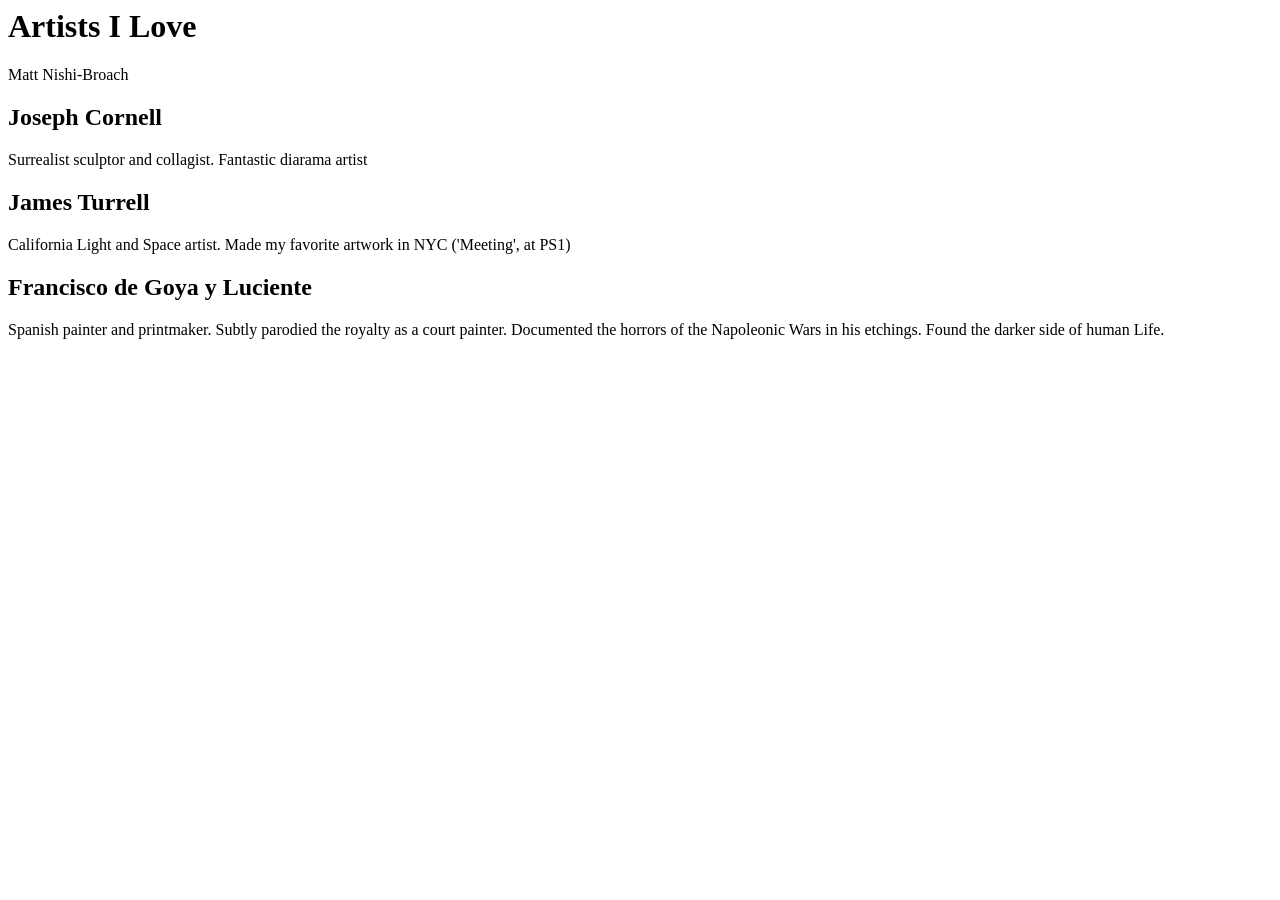
<file: otcore/occurrence/tests/test_page.html>
<html>
    <head>
        <title>Artists Page Title</title>
    </head>
    <body>
        <header>
            <h1 id="title">Artists I Love</h1>
            <span id="author">Matt Nishi-Broach</span>
        </header>
        <section>
            <h2>Joseph Cornell</h2>
            <p>Surrealist sculptor and collagist.  Fantastic diarama artist</p>
        </section>
        <section>
            <h2>James Turrell</h2>
            <p>California Light and Space artist.  Made my favorite artwork in 
            NYC ('Meeting', at PS1)</p>
        </section>
        <section>
            <h2>Francisco de Goya y Luciente</h2>
            <p>Spanish painter and printmaker.  Subtly parodied the royalty
            as a court painter.  Documented the horrors of the Napoleonic Wars
            in his etchings.  Found the darker side of human Life.</p>
        </section>
    </body>
</html>
</file>
<file: documentation/site/assets/stylesheets/application-f3ab63f78a.css>
html{box-sizing:border-box}*,:after,:before{box-sizing:inherit}html{-webkit-text-size-adjust:none;-ms-text-size-adjust:none;text-size-adjust:none}body{margin:0}hr{overflow:visible;box-sizing:content-box}a{-webkit-text-decoration-skip:objects}a,button,input,label{-webkit-tap-highlight-color:transparent}a{color:inherit;text-decoration:none}a:active,a:hover{outline-width:0}small,sub,sup{font-size:80%}sub,sup{position:relative;line-height:0;vertical-align:baseline}sub{bottom:-.25em}sup{top:-.5em}img{border-style:none}table{border-collapse:collapse;border-spacing:0}td,th{font-weight:400;vertical-align:top}button{padding:0;background:transparent;font-size:inherit}button,input{border:0;outline:0}.admonition:before,.md-icon,.md-nav__button,.md-nav__link:after,.md-nav__title:before,.md-typeset .critic.comment:before,.md-typeset .footnote-backref,.md-typeset .task-list-control .task-list-indicator:before{font-family:Material Icons;font-style:normal;font-variant:normal;font-weight:400;line-height:1;text-transform:none;white-space:nowrap;speak:none;word-wrap:normal;direction:ltr}.md-content__edit,.md-footer-nav__button,.md-header-nav__button,.md-nav__button,.md-nav__title:before{display:inline-block;margin:.4rem;padding:.8rem;font-size:2.4rem;cursor:pointer}.md-icon--arrow-back:before{content:"arrow_back"}.md-icon--arrow-forward:before{content:"arrow_forward"}.md-icon--menu:before{content:"menu"}.md-icon--search:before{content:"search"}.md-icon--home:before{content:"school"}body{-webkit-font-smoothing:antialiased;-moz-osx-font-smoothing:grayscale}body,input{color:rgba(0,0,0,.87);-webkit-font-feature-settings:"kern","onum","liga";font-feature-settings:"kern","onum","liga";font-weight:400}.no-fontface body,.no-fontface input{font-family:Helvetica Neue,Helvetica,Arial,sans-serif}code,kbd,pre{color:rgba(0,0,0,.87);-webkit-font-feature-settings:"kern","onum","liga";font-feature-settings:"kern","onum","liga";font-weight:400}.no-fontface code,.no-fontface kbd,.no-fontface pre{font-family:Courier New,Courier,monospace}.md-typeset{font-size:1.6rem;line-height:1.6;-webkit-print-color-adjust:exact}.md-typeset blockquote,.md-typeset ol,.md-typeset p,.md-typeset ul{margin:1em 0}.md-typeset h1{margin:0 0 4rem;color:rgba(0,0,0,.54);font-size:3.125rem;line-height:1.3}.md-typeset h1,.md-typeset h2{font-weight:300;letter-spacing:-.01em}.md-typeset h2{margin:4rem 0 1.6rem;font-size:2.5rem;line-height:1.4}.md-typeset h3{margin:3.2rem 0 1.6rem;font-size:2rem;font-weight:400;letter-spacing:-.01em;line-height:1.5}.md-typeset h2+h3{margin-top:1.6rem}.md-typeset h4{font-size:1.6rem}.md-typeset h4,.md-typeset h5,.md-typeset h6{margin:1.6rem 0;font-weight:700;letter-spacing:-.01em}.md-typeset h5,.md-typeset h6{color:rgba(0,0,0,.54);font-size:1.28rem}.md-typeset h5{text-transform:uppercase}.md-typeset hr{margin:1.5em 0;border-bottom:.1rem dotted rgba(0,0,0,.26)}.md-typeset a{color:#3f51b5;word-break:break-word}.md-typeset a,.md-typeset a:before{-webkit-transition:color .125s;transition:color .125s}.md-typeset a:active,.md-typeset a:hover{color:#536dfe}.md-typeset code,.md-typeset pre{background-color:hsla(0,0%,93%,.5);color:#37474f;font-size:85%}.md-typeset code{margin:0 .29412em;padding:.07353em 0;border-radius:.2rem;box-shadow:.29412em 0 0 hsla(0,0%,93%,.5),-.29412em 0 0 hsla(0,0%,93%,.5);word-break:break-word;-webkit-box-decoration-break:clone;box-decoration-break:clone}.md-typeset h1 code,.md-typeset h2 code,.md-typeset h3 code,.md-typeset h4 code,.md-typeset h5 code,.md-typeset h6 code{margin:0;background-color:transparent;box-shadow:none}.md-typeset a>code{margin:inherit;padding:inherit;border-radius:none;background-color:inherit;color:inherit;box-shadow:none}.md-typeset pre{margin:1em 0;padding:1rem 1.2rem;border-radius:.2rem;line-height:1.4;overflow:auto;-webkit-overflow-scrolling:touch}.md-typeset pre::-webkit-scrollbar{width:.4rem;height:.4rem}.md-typeset pre::-webkit-scrollbar-thumb{background-color:rgba(0,0,0,.26)}.md-typeset pre::-webkit-scrollbar-thumb:hover{background-color:#536dfe}.md-typeset pre>code{margin:0;background-color:transparent;font-size:inherit;box-shadow:none;-webkit-box-decoration-break:none;box-decoration-break:none}.md-typeset kbd{padding:0 .29412em;border:.1rem solid #c9c9c9;border-radius:.2rem;border-bottom-color:#bcbcbc;background-color:#fcfcfc;color:#555;font-size:85%;box-shadow:0 .1rem 0 #b0b0b0;word-break:break-word}.md-typeset mark{margin:0 .25em;padding:.0625em 0;border-radius:.2rem;background-color:rgba(255,235,59,.5);box-shadow:.25em 0 0 rgba(255,235,59,.5),-.25em 0 0 rgba(255,235,59,.5);word-break:break-word;-webkit-box-decoration-break:clone;box-decoration-break:clone}.md-typeset abbr{border-bottom:.1rem dotted rgba(0,0,0,.54);cursor:help}.md-typeset small{opacity:.75}.md-typeset sub,.md-typeset sup{margin-left:.07812em}.md-typeset blockquote{padding-left:1.2rem;border-left:.4rem solid rgba(0,0,0,.26);color:rgba(0,0,0,.54)}.md-typeset ul{list-style-type:disc}.md-typeset ol,.md-typeset ul{margin-left:.625em;padding:0}.md-typeset ol ol,.md-typeset ul ol{list-style-type:lower-alpha}.md-typeset ol ol ol,.md-typeset ul ol ol{list-style-type:lower-roman}.md-typeset ol li,.md-typeset ul li{margin-bottom:.5em;margin-left:1.25em}.md-typeset ol li blockquote,.md-typeset ol li p,.md-typeset ul li blockquote,.md-typeset ul li p{margin:.5em 0}.md-typeset ol li:last-child,.md-typeset ul li:last-child{margin-bottom:0}.md-typeset ol li ol,.md-typeset ol li ul,.md-typeset ul li ol,.md-typeset ul li ul{margin:.5em 0 .5em .625em}.md-typeset iframe,.md-typeset img,.md-typeset svg{max-width:100%}.md-typeset table:not([class]){box-shadow:0 2px 2px 0 rgba(0,0,0,.14),0 1px 5px 0 rgba(0,0,0,.12),0 3px 1px -2px rgba(0,0,0,.2);margin:2em 0;border-radius:.2rem;font-size:1.28rem;overflow:hidden}.no-js .md-typeset table:not([class]){display:inline-block;max-width:100%;margin:.8em 0;overflow:auto;-webkit-overflow-scrolling:touch}.md-typeset table:not([class]) td:not([align]),.md-typeset table:not([class]) th:not([align]){text-align:left}.md-typeset table:not([class]) th{min-width:10rem;padding:1.2rem 1.6rem;background-color:rgba(0,0,0,.54);color:#fff;vertical-align:top}.md-typeset table:not([class]) td{padding:1.2rem 1.6rem;border-top:.1rem solid rgba(0,0,0,.07);vertical-align:top}.md-typeset table:not([class]) tr:first-child td{border-top:0}.md-typeset table:not([class]) a{word-break:normal}.md-typeset .md-typeset__table{margin:1.6em -1.6rem;overflow-x:auto;-webkit-overflow-scrolling:touch}.md-typeset .md-typeset__table table{display:inline-block;margin:0 1.6rem}html{font-size:62.5%}body,html{height:100%}body{position:relative}hr{display:block;height:.1rem;padding:0;border:0}.md-svg{display:none}.md-grid{max-width:122rem;margin-right:auto;margin-left:auto}.md-container,.md-main{overflow:auto}.md-container{display:table;width:100%;height:100%;table-layout:fixed}.md-main{display:table-row;height:100%}.md-main__inner{margin-top:5.6rem;padding-top:3rem;overflow:auto}.csscalc .md-main__inner{min-height:calc(100% - 2.6rem)}@-moz-document url-prefix(){.csscalc .md-main__inner{min-height:calc(100% - 5.6rem)}}.md-toggle{display:none}.md-overlay{position:fixed;top:0;width:0;height:0;-webkit-transition:width 0s .25s,height 0s .25s,opacity .25s;transition:width 0s .25s,height 0s .25s,opacity .25s;background-color:rgba(0,0,0,.54);opacity:0;z-index:2}.md-flex{display:table}.md-flex__cell{display:table-cell;position:relative;vertical-align:top}.md-flex__cell--shrink{width:0}.md-flex__cell--stretch{display:table;width:100%;table-layout:fixed}.md-flex__ellipsis{display:table-cell;text-overflow:ellipsis;white-space:nowrap;overflow:hidden}@page{margin:25mm}.md-content__inner{margin:2.4rem 1.6rem}.md-content__edit{float:right}.md-header{box-shadow:0 2px 2px 0 rgba(0,0,0,.14),0 1px 5px 0 rgba(0,0,0,.12),0 3px 1px -2px rgba(0,0,0,.2);position:fixed;top:0;right:0;left:0;height:5.6rem;-webkit-transition:background-color .25s;transition:background-color .25s;background-color:#3f51b5;color:#fff;z-index:1}.md-header-nav{padding:.4rem}.md-header-nav__button{position:relative;-webkit-transition:opacity .25s;transition:opacity .25s;z-index:1}.md-header-nav__button:hover{opacity:.7}.md-header-nav__button.md-logo img{display:block}.no-js .md-header-nav__button.md-icon--search{display:none}.md-header-nav__title{padding:0 2rem;font-size:1.8rem;line-height:4.8rem}.md-header-nav__parent{color:hsla(0,0%,100%,.7)}.md-header-nav__parent:after{display:inline;color:hsla(0,0%,100%,.3);content:"/"}.md-header-nav__source{display:none}.md-footer-nav{background-color:rgba(0,0,0,.87);color:#fff}.md-footer-nav__inner{padding:.4rem;overflow:auto}.md-footer-nav__link{padding-top:2.8rem;padding-bottom:.8rem;-webkit-transition:opacity .25s;transition:opacity .25s}.md-footer-nav__link:hover{opacity:.7}.md-footer-nav__link--prev{width:25%;float:left}.md-footer-nav__link--next{width:75%;float:right;text-align:right}.md-footer-nav__button{-webkit-transition:background .25s;transition:background .25s}.md-footer-nav__title{position:relative;padding:0 2rem;font-size:1.8rem;line-height:4.8rem}.md-footer-nav__direction{position:absolute;right:0;left:0;margin-top:-2rem;padding:0 2rem;color:hsla(0,0%,100%,.7);font-size:1.5rem}.md-footer-meta{background:rgba(0,0,0,.895)}.md-footer-meta__inner{padding:.4rem;overflow:auto}html .md-footer-meta.md-typeset a{color:hsla(0,0%,100%,.7)}.md-footer-copyright{margin:0 1.2rem;padding:.8rem 0;color:hsla(0,0%,100%,.3);font-size:1.28rem}.md-footer-copyright__highlight{color:hsla(0,0%,100%,.7)}.md-footer-social{margin:0 .8rem;padding:.4rem 0 1.2rem}.md-footer-social__link{display:inline-block;width:3.2rem;height:3.2rem;border:.1rem solid hsla(0,0%,100%,.12);border-radius:100%;color:hsla(0,0%,100%,.7);font-size:1.6rem;text-align:center}.md-footer-social__link:before{line-height:1.9}.md-nav{font-size:1.28rem;line-height:1.3}.md-nav--secondary{-webkit-transition:border-left .25s;transition:border-left .25s;border-left:.4rem solid #3f51b5}.md-nav__title{display:block;padding:1.2rem 1.2rem 0;font-weight:700;text-overflow:ellipsis;overflow:hidden}.md-nav__title:before{display:none;content:"arrow_back"}.md-nav__title .md-nav__button{display:none}.md-nav__list{margin:0;padding:0;list-style:none}.md-nav__item{padding:.625em 1.2rem 0}.md-nav__item:last-child{padding-bottom:1.2rem}.md-nav__item .md-nav__item{padding-right:0}.md-nav__item .md-nav__item:last-child{padding-bottom:0}.md-nav__button img{width:100%;height:auto}.md-nav__link{display:block;-webkit-transition:color .125s;transition:color .125s;text-overflow:ellipsis;cursor:pointer;overflow:hidden}.md-nav__item--nested>.md-nav__link:after{content:"keyboard_arrow_down"}html .md-nav__link[for=toc],html .md-nav__link[for=toc]+.md-nav__link:after,html .md-nav__link[for=toc]~.md-nav{display:none}.md-nav__link[data-md-state=blur]{color:rgba(0,0,0,.54)}.md-nav__link--active,.md-nav__link:active{color:#3f51b5}.md-nav__link:hover{color:#536dfe}.md-nav__source,.no-js .md-search{display:none}.md-search__overlay{display:none;pointer-events:none}.md-search__inner{width:100%}.md-search__form{position:relative}.md-search__input{position:relative;padding:0 1.6rem 0 7.2rem;text-overflow:ellipsis;z-index:1}.md-search__input+.md-search__icon,.md-search__input::-webkit-input-placeholder{color:rgba(0,0,0,.54)}.md-search__input+.md-search__icon,.md-search__input::-moz-placeholder{color:rgba(0,0,0,.54)}.md-search__input+.md-search__icon,.md-search__input:-ms-input-placeholder{color:rgba(0,0,0,.54)}.md-search__input+.md-search__icon,.md-search__input::placeholder{color:rgba(0,0,0,.54)}.md-search__input::-ms-clear{display:none}.md-search__icon{position:absolute;top:.8rem;left:1.2rem;-webkit-transition:color .25s;transition:color .25s;font-size:2.4rem;cursor:pointer;z-index:1}.md-search__icon:before{content:"search"}.md-search__output{position:absolute;width:100%;border-radius:0 0 .2rem .2rem;overflow:hidden}.md-search__scrollwrap{height:100%;background:-webkit-linear-gradient(top,#fff 10%,hsla(0,0%,100%,0)),-webkit-linear-gradient(top,rgba(0,0,0,.26),rgba(0,0,0,.07) 35%,transparent 60%);background:linear-gradient(180deg,#fff 10%,hsla(0,0%,100%,0)),linear-gradient(180deg,rgba(0,0,0,.26),rgba(0,0,0,.07) 35%,transparent 60%);background-attachment:local,scroll;background-color:#fff;background-repeat:no-repeat;background-size:100% 2rem,100% 1rem;box-shadow:inset 0 .1rem 0 rgba(0,0,0,.07);overflow-y:auto;-webkit-overflow-scrolling:touch}.md-search-result__meta{padding:0 1.6rem;background-color:rgba(0,0,0,.07);color:rgba(0,0,0,.54);font-size:1.28rem;line-height:4rem}.md-search-result__list{margin:0;padding:0;border-top:.1rem solid rgba(0,0,0,.07);list-style:none}.md-search-result__item{box-shadow:0 -.1rem 0 rgba(0,0,0,.07)}.md-search-result__link{display:block;padding:0 1.6rem;-webkit-transition:background .25s;transition:background .25s;overflow:auto}.md-search-result__link:hover{background-color:rgba(83,109,254,.1)}.md-search-result__article{margin:1em 0}.md-search-result__title{margin-top:.5em;margin-bottom:0;color:rgba(0,0,0,.87);font-size:1.6rem;font-weight:400;line-height:1.4}.md-search-result__teaser{margin:.5em 0;color:rgba(0,0,0,.54);font-size:1.28rem;line-height:1.4;word-break:break-word}.md-sidebar{position:relative;width:24.2rem;padding:2.4rem 0;float:left;overflow:visible}.md-sidebar[data-md-state=lock]{position:fixed;top:5.6rem;-webkit-backface-visibility:hidden;backface-visibility:hidden}.md-sidebar--secondary{display:none}.md-sidebar__scrollwrap{max-height:100%;margin:0 .4rem;overflow-y:auto}.md-sidebar__scrollwrap::-webkit-scrollbar{width:.4rem;height:.4rem}.md-sidebar__scrollwrap::-webkit-scrollbar-thumb{background-color:rgba(0,0,0,.26)}.md-sidebar__scrollwrap::-webkit-scrollbar-thumb:hover{background-color:#536dfe}@-webkit-keyframes a{0%{height:0}to{height:1.3rem}}@keyframes a{0%{height:0}to{height:1.3rem}}@-webkit-keyframes b{0%{-webkit-transform:translateY(100%);transform:translateY(100%);opacity:0}50%{opacity:0}to{-webkit-transform:translateY(0);transform:translateY(0);opacity:1}}@keyframes b{0%{-webkit-transform:translateY(100%);transform:translateY(100%);opacity:0}50%{opacity:0}to{-webkit-transform:translateY(0);transform:translateY(0);opacity:1}}.md-source{display:block;-webkit-transition:opacity .25s;transition:opacity .25s;font-size:1.3rem;line-height:1.2;white-space:nowrap}.md-source:hover{opacity:.7}.md-source:after,.md-source__icon{display:inline-block;height:4.8rem;content:"";vertical-align:middle}.md-source__icon{width:4.8rem}.md-source__icon svg{margin-top:1.2rem;margin-left:1.2rem}.md-source__icon+.md-source__repository{margin-left:-4.4rem;padding-left:4rem}.md-source__repository{display:inline-block;max-width:100%;margin-left:1.2rem;font-weight:700;text-overflow:ellipsis;overflow:hidden;vertical-align:middle}.md-source__facts{margin:0;padding:0;font-size:1.1rem;font-weight:700;list-style-type:none;opacity:.75;overflow:hidden}[data-md-state=done] .md-source__facts{-webkit-animation:a .25s ease-in;animation:a .25s ease-in}.md-source__fact{float:left}[data-md-state=done] .md-source__fact{-webkit-animation:b .4s ease-out;animation:b .4s ease-out}.md-source__fact:before{margin:0 .2rem;content:"\00B7"}.md-source__fact:first-child:before{display:none}.admonition{position:relative;margin:1.5625em 0;padding:.8rem 1.2rem;border-left:3.2rem solid rgba(68,138,255,.4);border-radius:.2rem;background-color:rgba(68,138,255,.15);font-size:1.28rem}.admonition:before{position:absolute;left:-2.6rem;color:#fff;font-size:2rem;content:"edit";vertical-align:-.25em}.admonition :first-child{margin-top:0}.admonition :last-child{margin-bottom:0}.admonition.summary,.admonition.tldr{border-color:rgba(0,176,255,.4);background-color:rgba(0,176,255,.15)}.admonition.summary:before,.admonition.tldr:before{content:"subject"}.admonition.hint,.admonition.important,.admonition.tip{border-color:rgba(0,191,165,.4);background-color:rgba(0,191,165,.15)}.admonition.hint:before,.admonition.important:before,.admonition.tip:before{content:"whatshot"}.admonition.check,.admonition.done,.admonition.success{border-color:rgba(0,230,118,.4);background-color:rgba(0,230,118,.15)}.admonition.check:before,.admonition.done:before,.admonition.success:before{content:"done"}.admonition.attention,.admonition.caution,.admonition.warning{border-color:rgba(255,145,0,.4);background-color:rgba(255,145,0,.15)}.admonition.attention:before,.admonition.caution:before,.admonition.warning:before{content:"warning"}.admonition.fail,.admonition.failure,.admonition.missing{border-color:rgba(255,82,82,.4);background-color:rgba(255,82,82,.15)}.admonition.fail:before,.admonition.failure:before,.admonition.missing:before{content:"clear"}.admonition.danger,.admonition.error{border-color:rgba(255,23,68,.4);background-color:rgba(255,23,68,.15)}.admonition.danger:before,.admonition.error:before{content:"flash_on"}.admonition.bug{border-color:rgba(245,0,87,.4);background-color:rgba(245,0,87,.15)}.admonition.bug:before{content:"bug_report"}.admonition-title{font-weight:700}html .admonition-title{margin-bottom:0}html .admonition-title+*{margin-top:0}.codehilite .o,.codehilite .ow{color:inherit}.codehilite .ge{color:#000}.codehilite .gr{color:#a00}.codehilite .gh{color:#999}.codehilite .go{color:#888}.codehilite .gp{color:#555}.codehilite .gs{color:inherit}.codehilite .gu{color:#aaa}.codehilite .gt{color:#a00}.codehilite .gd{background-color:#fdd}.codehilite .gi{background-color:#dfd}.codehilite .k{color:#3b78e7}.codehilite .kc{color:#a71d5d}.codehilite .kd,.codehilite .kn{color:#3b78e7}.codehilite .kp{color:#a71d5d}.codehilite .kr,.codehilite .kt{color:#3e61a2}.codehilite .c,.codehilite .cm{color:#999}.codehilite .cp{color:#666}.codehilite .c1,.codehilite .ch,.codehilite .cs{color:#999}.codehilite .na,.codehilite .nb{color:#c2185b}.codehilite .bp{color:#3e61a2}.codehilite .nc{color:#c2185b}.codehilite .no{color:#3e61a2}.codehilite .nd,.codehilite .ni{color:#666}.codehilite .ne,.codehilite .nf{color:#c2185b}.codehilite .nl{color:#3b5179}.codehilite .nn{color:#ec407a}.codehilite .nt{color:#3b78e7}.codehilite .nv,.codehilite .vc,.codehilite .vg,.codehilite .vi{color:#3e61a2}.codehilite .nx{color:#ec407a}.codehilite .il,.codehilite .m,.codehilite .mf,.codehilite .mh,.codehilite .mi,.codehilite .mo{color:#e74c3c}.codehilite .s,.codehilite .sb,.codehilite .sc{color:#0d904f}.codehilite .sd{color:#999}.codehilite .s2{color:#0d904f}.codehilite .se,.codehilite .sh,.codehilite .si,.codehilite .sx{color:#183691}.codehilite .sr{color:#009926}.codehilite .s1,.codehilite .ss{color:#0d904f}.codehilite .err{color:#a61717}.codehilite .w{color:transparent}.codehilite .hll{display:block;margin:0 -1.2rem;padding:0 1.2rem;background-color:rgba(255,235,59,.5)}.md-typeset .codehilite{margin:1em 0;padding:1rem 1.2rem .8rem;border-radius:.2rem;background-color:hsla(0,0%,93%,.5);color:#37474f;line-height:1.4;overflow:auto;-webkit-overflow-scrolling:touch}.md-typeset .codehilite::-webkit-scrollbar{width:.4rem;height:.4rem}.md-typeset .codehilite::-webkit-scrollbar-thumb{background-color:rgba(0,0,0,.26)}.md-typeset .codehilite::-webkit-scrollbar-thumb:hover{background-color:#536dfe}.md-typeset .codehilite pre{display:inline-block;min-width:100%;margin:0;padding:0;background-color:transparent;overflow:visible;vertical-align:top}.md-typeset .codehilitetable{display:block;margin:1em 0;border-radius:.2em;font-size:1.6rem;overflow:hidden}.md-typeset .codehilitetable tbody,.md-typeset .codehilitetable td{display:block;padding:0}.md-typeset .codehilitetable tr{display:-webkit-box;display:-ms-flexbox;display:flex}.md-typeset .codehilitetable .codehilite,.md-typeset .codehilitetable .linenodiv{margin:0;border-radius:0}.md-typeset .codehilitetable .linenodiv{padding:1rem 1.2rem .8rem}.md-typeset .codehilitetable .linenodiv,.md-typeset .codehilitetable .linenodiv>pre{height:100%}.md-typeset .codehilitetable .linenos{background-color:rgba(0,0,0,.07);color:rgba(0,0,0,.26);-webkit-user-select:none;-moz-user-select:none;-ms-user-select:none;user-select:none}.md-typeset .codehilitetable .linenos pre{margin:0;padding:0;background-color:transparent;color:inherit;text-align:right}.md-typeset .codehilitetable .code{-webkit-box-flex:1;-ms-flex:1;flex:1;overflow:hidden}.md-typeset>.codehilitetable{box-shadow:none}.md-typeset .footnote{color:rgba(0,0,0,.54);font-size:1.28rem}.md-typeset .footnote ol{margin-left:0}.md-typeset .footnote li{-webkit-transition:color .25s;transition:color .25s}.md-typeset .footnote li:before{display:block;height:0}.md-typeset .footnote li:target{color:rgba(0,0,0,.87)}.md-typeset .footnote li:target:before{margin-top:-9rem;padding-top:9rem;pointer-events:none}.md-typeset .footnote li :first-child{margin-top:0}.md-typeset .footnote li:hover .footnote-backref,.md-typeset .footnote li:target .footnote-backref{-webkit-transform:translateX(0);transform:translateX(0);opacity:1}.md-typeset .footnote li:hover .footnote-backref:hover,.md-typeset .footnote li:target .footnote-backref{color:#536dfe}.md-typeset .footnote-backref{display:inline-block;-webkit-transform:translateX(.5rem);transform:translateX(.5rem);-webkit-transition:color .25s,opacity .125s .125s,-webkit-transform .25s .125s;transition:color .25s,opacity .125s .125s,-webkit-transform .25s .125s;transition:transform .25s .125s,color .25s,opacity .125s .125s;transition:transform .25s .125s,color .25s,opacity .125s .125s,-webkit-transform .25s .125s;color:rgba(0,0,0,.26);font-size:0;opacity:0;vertical-align:text-bottom}.md-typeset .footnote-backref:before{font-size:1.6rem;content:"keyboard_return"}.md-typeset .headerlink{display:inline-block;margin-left:1rem;-webkit-transform:translateY(.5rem);transform:translateY(.5rem);-webkit-transition:color .25s,opacity .125s .25s,-webkit-transform .25s .25s;transition:color .25s,opacity .125s .25s,-webkit-transform .25s .25s;transition:transform .25s .25s,color .25s,opacity .125s .25s;transition:transform .25s .25s,color .25s,opacity .125s .25s,-webkit-transform .25s .25s;opacity:0}html body .md-typeset .headerlink{color:rgba(0,0,0,.26)}.md-typeset [id]:before{display:inline-block;content:""}.md-typeset [id]:target:before{margin-top:-9.8rem;padding-top:9.8rem}.md-typeset [id] .headerlink:focus,.md-typeset [id]:hover .headerlink,.md-typeset [id]:target .headerlink{-webkit-transform:translate(0);transform:translate(0);opacity:1}.md-typeset [id] .headerlink:focus,.md-typeset [id]:hover .headerlink:hover,.md-typeset [id]:target .headerlink{color:#536dfe}.md-typeset h1[id] .headerlink{display:none}.md-typeset h2[id]:before{display:block;margin-top:-.2rem;padding-top:.2rem}.md-typeset h2[id]:target:before{margin-top:-8.2rem;padding-top:8.2rem}.md-typeset h3[id]:before{display:block;margin-top:-.4rem;padding-top:.4rem}.md-typeset h3[id]:target:before{margin-top:-8.4rem;padding-top:8.4rem}.md-typeset h4[id]:before{display:block;margin-top:-.6rem;padding-top:.6rem}.md-typeset h4[id]:target:before{margin-top:-8.6rem;padding-top:8.6rem}.md-typeset h5[id]:before{display:block;margin-top:-1rem;padding-top:1rem}.md-typeset h5[id]:target:before{margin-top:-9rem;padding-top:9rem}.md-typeset h6[id]:before{display:block;margin-top:-1rem;padding-top:1rem}.md-typeset h6[id]:target:before{margin-top:-9rem;padding-top:9rem}.md-typeset .MJXc-display{margin:.75em 0;padding:.25em 0;overflow:auto;-webkit-overflow-scrolling:touch}.md-typeset .MathJax_CHTML{outline:0}.md-typeset .comment.critic,.md-typeset del.critic,.md-typeset ins.critic{margin:0 .25em;padding:.0625em 0;border-radius:.2rem;-webkit-box-decoration-break:clone;box-decoration-break:clone}.md-typeset del.critic{background-color:#fdd;box-shadow:.25em 0 0 #fdd,-.25em 0 0 #fdd}.md-typeset ins.critic{background-color:#dfd;box-shadow:.25em 0 0 #dfd,-.25em 0 0 #dfd}.md-typeset .critic.comment{background-color:hsla(0,0%,93%,.5);color:#37474f;box-shadow:.25em 0 0 hsla(0,0%,93%,.5),-.25em 0 0 hsla(0,0%,93%,.5)}.md-typeset .critic.comment:before{padding-right:.125em;color:rgba(0,0,0,.26);content:"chat";vertical-align:-.125em}.md-typeset .critic.block{display:block;margin:1em 0;padding-right:1.6rem;padding-left:1.6rem;box-shadow:none}.md-typeset .critic.block :first-child{margin-top:.5em}.md-typeset .critic.block :last-child{margin-bottom:.5em}.md-typeset .emojione{width:2rem;vertical-align:text-top}.md-typeset code.codehilite{margin:0 .29412em;padding:.07353em 0}.md-typeset .task-list-item{position:relative;list-style-type:none}.md-typeset .task-list-item [type=checkbox]{position:absolute;top:.45em;left:-2em}.md-typeset .task-list-control .task-list-indicator:before{position:absolute;top:.05em;left:-1.25em;color:rgba(0,0,0,.26);font-size:1.5em;content:"check_box_outline_blank";vertical-align:-.25em}.md-typeset .task-list-control [type=checkbox]:checked+.task-list-indicator:before{content:"check_box"}.md-typeset .task-list-control [type=checkbox]{opacity:0;z-index:-1}@media print{.md-typeset a:after{color:rgba(0,0,0,.54);content:" [" attr(href) "]"}.md-typeset code{box-shadow:none;-webkit-box-decoration-break:initial;box-decoration-break:slice}.md-content__edit,.md-footer,.md-header,.md-sidebar,.md-typeset .headerlink{display:none}}@media only screen and (max-width:44.9375em){.md-typeset pre{margin:1em -1.6rem;padding:1rem 1.6rem;border-radius:0}.codehilite .hll{margin:0 -1.6rem;padding:0 1.6rem}.md-typeset>.codehilite{padding:1rem 1.6rem .8rem}.md-typeset>.codehilite,.md-typeset>.codehilitetable{margin:1em -1.6rem;border-radius:0}.md-typeset>.codehilitetable .codehilite,.md-typeset>.codehilitetable .linenodiv{padding:1rem 1.6rem}.md-typeset>p>.MJXc-display{margin:.75em -1.6rem;padding:.25em 1.6rem}}@media only screen and (min-width:100em){html{font-size:68.75%}}@media only screen and (min-width:125em){html{font-size:75%}}@media only screen and (max-width:59.9375em){body[data-md-state=lock]{overflow:hidden}.ios body[data-md-state=lock] .md-container{display:none}.md-content__edit{margin-right:-.8rem}.md-nav--secondary{border-left:0}html .md-nav__link[for=toc]{display:block;padding-right:4.8rem}html .md-nav__link[for=toc]:after{color:inherit;content:"toc"}html .md-nav__link[for=toc]+.md-nav__link{display:none}html .md-nav__link[for=toc]~.md-nav{display:-webkit-box;display:-ms-flexbox;display:flex}.md-nav__source{display:block;padding:.4rem;background-color:rgba(50,64,144,.9675);color:#fff}.md-search__overlay{display:block;position:absolute;top:.4rem;left:.4rem;width:4rem;height:4rem;-webkit-transform-origin:center;transform-origin:center;-webkit-transition:opacity .2s .2s,-webkit-transform .3s .1s;transition:opacity .2s .2s,-webkit-transform .3s .1s;transition:transform .3s .1s,opacity .2s .2s;transition:transform .3s .1s,opacity .2s .2s,-webkit-transform .3s .1s;border-radius:2rem;background-color:#fff;opacity:0;overflow:hidden;z-index:1}[data-md-toggle=search]:checked~.md-header .md-search__overlay{-webkit-transition:opacity .1s,-webkit-transform .4s;transition:opacity .1s,-webkit-transform .4s;transition:transform .4s,opacity .1s;transition:transform .4s,opacity .1s,-webkit-transform .4s;opacity:1}.md-search__inner{position:fixed;top:0;left:100%;height:100%;-webkit-transform:translateX(5%);transform:translateX(5%);-webkit-transition:left 0s .3s,opacity .15s .15s,-webkit-transform .15s cubic-bezier(.4,0,.2,1) .15s;transition:left 0s .3s,opacity .15s .15s,-webkit-transform .15s cubic-bezier(.4,0,.2,1) .15s;transition:left 0s .3s,transform .15s cubic-bezier(.4,0,.2,1) .15s,opacity .15s .15s;transition:left 0s .3s,transform .15s cubic-bezier(.4,0,.2,1) .15s,opacity .15s .15s,-webkit-transform .15s cubic-bezier(.4,0,.2,1) .15s;opacity:0;z-index:2}[data-md-toggle=search]:checked~.md-header .md-search__inner{left:0;-webkit-transform:translateX(0);transform:translateX(0);-webkit-transition:left 0s 0s,opacity .15s .15s,-webkit-transform .15s cubic-bezier(.1,.7,.1,1) .15s;transition:left 0s 0s,opacity .15s .15s,-webkit-transform .15s cubic-bezier(.1,.7,.1,1) .15s;transition:left 0s 0s,transform .15s cubic-bezier(.1,.7,.1,1) .15s,opacity .15s .15s;transition:left 0s 0s,transform .15s cubic-bezier(.1,.7,.1,1) .15s,opacity .15s .15s,-webkit-transform .15s cubic-bezier(.1,.7,.1,1) .15s;opacity:1}.md-search__input{width:100%;height:5.6rem;font-size:1.8rem}.md-search__icon{top:1.6rem;left:1.6rem}.md-search__icon:before{content:"arrow_back"}.md-search__output{top:5.6rem;bottom:0}}@media only screen and (max-width:76.1875em){[data-md-toggle=drawer]:checked~.md-overlay{width:100%;height:100%;-webkit-transition:width 0s,height 0s,opacity .25s;transition:width 0s,height 0s,opacity .25s;opacity:1}.md-header-nav__button.md-icon--home,.md-header-nav__button.md-logo{display:none}.md-nav--primary,.md-nav--primary .md-nav{display:-webkit-box;display:-ms-flexbox;display:flex;position:absolute;top:0;right:0;left:0;-webkit-box-orient:vertical;-webkit-box-direction:normal;-ms-flex-direction:column;flex-direction:column;height:100%;z-index:1}.md-nav--primary{background-color:#fff}.md-nav--primary .md-nav__toggle~.md-nav{box-shadow:0 4px 5px 0 rgba(0,0,0,.14),0 1px 10px 0 rgba(0,0,0,.12),0 2px 4px -1px rgba(0,0,0,.4);background-color:#fff}html .md-nav--primary .md-nav__title{position:relative;height:11.2rem;padding:6rem 1.6rem .4rem;background-color:rgba(0,0,0,.07);color:rgba(0,0,0,.54);font-weight:400;line-height:4.8rem;white-space:nowrap;cursor:pointer}html .md-nav--primary .md-nav__title:before{display:block;position:absolute;top:.4rem;left:.4rem;width:4rem;height:4rem;color:rgba(0,0,0,.54)}html .md-nav--primary .md-nav__title~.md-nav__list{background:-webkit-linear-gradient(top,#fff 10%,hsla(0,0%,100%,0)),-webkit-linear-gradient(top,rgba(0,0,0,.26),rgba(0,0,0,.07) 35%,transparent 60%);background:linear-gradient(180deg,#fff 10%,hsla(0,0%,100%,0)),linear-gradient(180deg,rgba(0,0,0,.26),rgba(0,0,0,.07) 35%,transparent 60%);background-attachment:local,scroll;background-color:#fff;background-repeat:no-repeat;background-size:100% 2rem,100% 1rem;box-shadow:inset 0 .1rem 0 rgba(0,0,0,.07)}html .md-nav--primary .md-nav__title~.md-nav__list>.md-nav__item:first-child{border-top:0}html .md-nav--primary .md-nav__title--site{position:relative;background-color:#3f51b5;color:#fff}html .md-nav--primary .md-nav__title--site .md-nav__button{display:block;position:absolute;top:.4rem;left:.4rem;width:6.4rem;height:6.4rem;font-size:4.8rem}html .md-nav--primary .md-nav__title--site:before{display:none}.md-nav--primary .md-nav__list{-webkit-box-flex:1;-ms-flex:1;flex:1;overflow-y:auto}.md-nav--primary .md-nav__item{padding:0;border-top:.1rem solid rgba(0,0,0,.07)}.md-nav--primary .md-nav__item--nested>.md-nav__link{padding-right:4.8rem}.md-nav--primary .md-nav__item--nested>.md-nav__link:after{content:"keyboard_arrow_right"}.md-nav--primary .md-nav__link{position:relative;padding:1.6rem}.md-nav--primary .md-nav__link:after{position:absolute;top:50%;right:1.2rem;margin-top:-1.2rem;color:rgba(0,0,0,.54);font-size:2.4rem}.md-nav--primary .md-nav__link:hover:after{color:inherit}.md-nav--primary .md-nav--secondary .md-nav{position:static}.md-nav--primary .md-nav--secondary .md-nav .md-nav__link{padding-left:2.8rem}.md-nav--primary .md-nav--secondary .md-nav .md-nav .md-nav__link{padding-left:4rem}.md-nav--primary .md-nav--secondary .md-nav .md-nav .md-nav .md-nav__link{padding-left:5.2rem}.md-nav--primary .md-nav--secondary .md-nav .md-nav .md-nav .md-nav .md-nav__link{padding-left:6.4rem}.md-nav__toggle~.md-nav{display:none}.csstransforms3d .md-nav__toggle~.md-nav{-webkit-transform:translateX(100%);transform:translateX(100%);-webkit-transition:opacity .125s .05s,-webkit-transform .25s cubic-bezier(.8,0,.6,1);transition:opacity .125s .05s,-webkit-transform .25s cubic-bezier(.8,0,.6,1);transition:transform .25s cubic-bezier(.8,0,.6,1),opacity .125s .05s;transition:transform .25s cubic-bezier(.8,0,.6,1),opacity .125s .05s,-webkit-transform .25s cubic-bezier(.8,0,.6,1);opacity:0}.csstransforms3d .md-nav__toggle~.md-nav,.md-nav__toggle:checked~.md-nav{display:-webkit-box;display:-ms-flexbox;display:flex}.csstransforms3d .md-nav__toggle:checked~.md-nav{-webkit-transform:translateX(0);transform:translateX(0);-webkit-transition:opacity .125s .125s,-webkit-transform .25s cubic-bezier(.4,0,.2,1);transition:opacity .125s .125s,-webkit-transform .25s cubic-bezier(.4,0,.2,1);transition:transform .25s cubic-bezier(.4,0,.2,1),opacity .125s .125s;transition:transform .25s cubic-bezier(.4,0,.2,1),opacity .125s .125s,-webkit-transform .25s cubic-bezier(.4,0,.2,1);opacity:1}.md-nav .md-nav__item,.md-nav .md-nav__title{font-size:1.6rem;line-height:1.5}.md-sidebar--primary{position:fixed;top:0;left:-24.2rem;width:24.2rem;height:100%;-webkit-transform:translateX(0);transform:translateX(0);-webkit-transition:box-shadow .25s,-webkit-transform .25s cubic-bezier(.4,0,.2,1);transition:box-shadow .25s,-webkit-transform .25s cubic-bezier(.4,0,.2,1);transition:transform .25s cubic-bezier(.4,0,.2,1),box-shadow .25s;transition:transform .25s cubic-bezier(.4,0,.2,1),box-shadow .25s,-webkit-transform .25s cubic-bezier(.4,0,.2,1);background-color:#fff;z-index:2}.no-csstransforms3d .md-sidebar--primary{display:none}[data-md-toggle=drawer]:checked~.md-container .md-sidebar--primary{box-shadow:0 8px 10px 1px rgba(0,0,0,.14),0 3px 14px 2px rgba(0,0,0,.12),0 5px 5px -3px rgba(0,0,0,.4);-webkit-transform:translateX(24.2rem);transform:translateX(24.2rem)}.no-csstransforms3d [data-md-toggle=drawer]:checked~.md-container .md-sidebar--primary{display:block}.md-sidebar--primary .md-sidebar__scrollwrap{overflow:hidden;position:absolute;top:0;right:0;bottom:0;left:0;margin:0}}@media only screen and (min-width:60em){.md-content{margin-right:24.2rem}.md-header-nav__button.md-icon--search{display:none}.md-header-nav__source{display:block;width:23rem;max-width:23rem;padding-right:1.2rem}.md-search{margin-right:2.8rem;padding:.4rem}.md-search__inner{display:table;position:relative;clear:both}.md-search__form{width:23rem;float:right;-webkit-transition:width .25s cubic-bezier(.1,.7,.1,1);transition:width .25s cubic-bezier(.1,.7,.1,1);border-radius:.2rem}.md-search__input{width:100%;height:4rem;padding-left:4.8rem;-webkit-transition:background-color .25s,color .25s;transition:background-color .25s,color .25s;border-radius:.2rem;background-color:rgba(0,0,0,.26);color:#fff;font-size:1.6rem}.md-search__input+.md-search__icon,.md-search__input::-webkit-input-placeholder{-webkit-transition:color .25s;transition:color .25s;color:#fff}.md-search__input+.md-search__icon,.md-search__input::-moz-placeholder{-webkit-transition:color .25s;transition:color .25s;color:#fff}.md-search__input+.md-search__icon,.md-search__input:-ms-input-placeholder{-webkit-transition:color .25s;transition:color .25s;color:#fff}.md-search__input+.md-search__icon,.md-search__input::placeholder{-webkit-transition:color .25s;transition:color .25s;color:#fff}.md-search__input:hover{background-color:hsla(0,0%,100%,.12)}[data-md-toggle=search]:checked~.md-header .md-search__input{border-radius:.2rem .2rem 0 0;background-color:#fff;color:rgba(0,0,0,.87);text-overflow:none}[data-md-toggle=search]:checked~.md-header .md-search__input+.md-search__icon,[data-md-toggle=search]:checked~.md-header .md-search__input::-webkit-input-placeholder{color:rgba(0,0,0,.54)}[data-md-toggle=search]:checked~.md-header .md-search__input+.md-search__icon,[data-md-toggle=search]:checked~.md-header .md-search__input::-moz-placeholder{color:rgba(0,0,0,.54)}[data-md-toggle=search]:checked~.md-header .md-search__input+.md-search__icon,[data-md-toggle=search]:checked~.md-header .md-search__input:-ms-input-placeholder{color:rgba(0,0,0,.54)}[data-md-toggle=search]:checked~.md-header .md-search__input+.md-search__icon,[data-md-toggle=search]:checked~.md-header .md-search__input::placeholder{color:rgba(0,0,0,.54)}.md-search__output{top:4rem;-webkit-transition:opacity .4s;transition:opacity .4s;opacity:0}[data-md-toggle=search]:checked~.md-header .md-search__output{box-shadow:0 6px 10px 0 rgba(0,0,0,.14),0 1px 18px 0 rgba(0,0,0,.12),0 3px 5px -1px rgba(0,0,0,.4);opacity:1}.md-search__scrollwrap{max-height:0}[data-md-toggle=search]:checked~.md-header .md-search__scrollwrap{max-height:75vh}.md-search__scrollwrap::-webkit-scrollbar{width:.4rem;height:.4rem}.md-search__scrollwrap::-webkit-scrollbar-thumb{background-color:rgba(0,0,0,.26)}.md-search__scrollwrap::-webkit-scrollbar-thumb:hover{background-color:#536dfe}.md-search-result__link,.md-search-result__meta{padding-left:4.8rem}.md-sidebar--secondary{display:block;float:right}.md-sidebar--secondary[data-md-state=lock]{margin-left:100%;-webkit-transform:translate(-100%);transform:translate(-100%)}}@media only screen and (min-width:76.25em){.md-content{margin-left:24.2rem;overflow:auto}.md-content__inner{margin:2.4rem}.md-content__inner :last-child{margin-bottom:0}.md-header-nav__button.md-icon--menu{display:none}.md-nav[data-md-state=animate]{-webkit-transition:max-height .25s cubic-bezier(.86,0,.07,1);transition:max-height .25s cubic-bezier(.86,0,.07,1)}.md-nav__toggle~.md-nav{max-height:0;overflow:hidden}.md-nav[data-md-state=expand],.md-nav__toggle:checked~.md-nav{max-height:100%}.md-nav__item--nested>.md-nav>.md-nav__title{display:none}.md-nav__item--nested>.md-nav__link:after{display:inline-block;-webkit-transform-origin:.45em .45em;transform-origin:.45em .45em;-webkit-transform-style:preserve-3d;transform-style:preserve-3d;vertical-align:-.125em}.js .md-nav__item--nested>.md-nav__link:after{-webkit-transition:-webkit-transform .4s;transition:-webkit-transform .4s;transition:transform .4s;transition:transform .4s,-webkit-transform .4s}.md-nav__item--nested .md-nav__toggle:checked~.md-nav__link:after{-webkit-transform:rotateX(180deg);transform:rotateX(180deg)}.md-search__scrollwrap,[data-md-toggle=search]:checked~.md-header .md-search__form{width:68.8rem}.md-sidebar__inner{border-right:.1rem solid rgba(0,0,0,.07)}}@media only screen and (max-width:29.9375em){.md-footer-nav__link--prev .md-footer-nav__title,.md-header-nav__parent{display:none}[data-md-toggle=search]:checked~.md-header .md-search__overlay{-webkit-transform:scale(45);transform:scale(45)}}@media only screen and (min-width:30em){.md-footer-nav__link{width:50%}}@media only screen and (min-width:45em){.md-footer-copyright{max-width:75%;float:left}.md-footer-social{padding:1.2rem 0;float:right}}@media only screen and (min-width:30em) and (max-width:44.9375em){[data-md-toggle=search]:checked~.md-header .md-search__overlay{-webkit-transform:scale(60);transform:scale(60)}}@media only screen and (min-width:45em) and (max-width:59.9375em){[data-md-toggle=search]:checked~.md-header .md-search__overlay{-webkit-transform:scale(75);transform:scale(75)}}@media only screen and (min-width:60em) and (max-width:76.1875em){.md-search__scrollwrap,[data-md-toggle=search]:checked~.md-header .md-search__form{width:46.8rem}}@media only screen and (min-width:60em) and (min-width:76.25em){.md-sidebar--secondary[data-md-state=lock]{margin-left:122rem}}
</file>
<file: documentation/site/stylesheets/otl_docs.css>
.md-header {
  background: #617c84;
}

table {
  border-color: #337A9E;
}

.md-typeset table:not([class]) th {
  background-color: #337ab7;
}

.admonition {
  border-left: 3.2rem solid #faebcc;
  background-color: #fcf8e3;
}

.admonition:before {
  color: rgba(0,0,0,.3);
}

.admonition.warning {
  background-color: #f2dede;
  border-left: 3.2rem solid #b47674;
}

.md-footer {
  background-color: #617c84;
}

.md-footer-nav {
  background-color: #617c84;
}

.md-footer-meta {
  background: rgba(0, 0, 0, .3);
}

.md-nav--secondary {
  border-left: .4rem solid #617c84;
}
</file>
